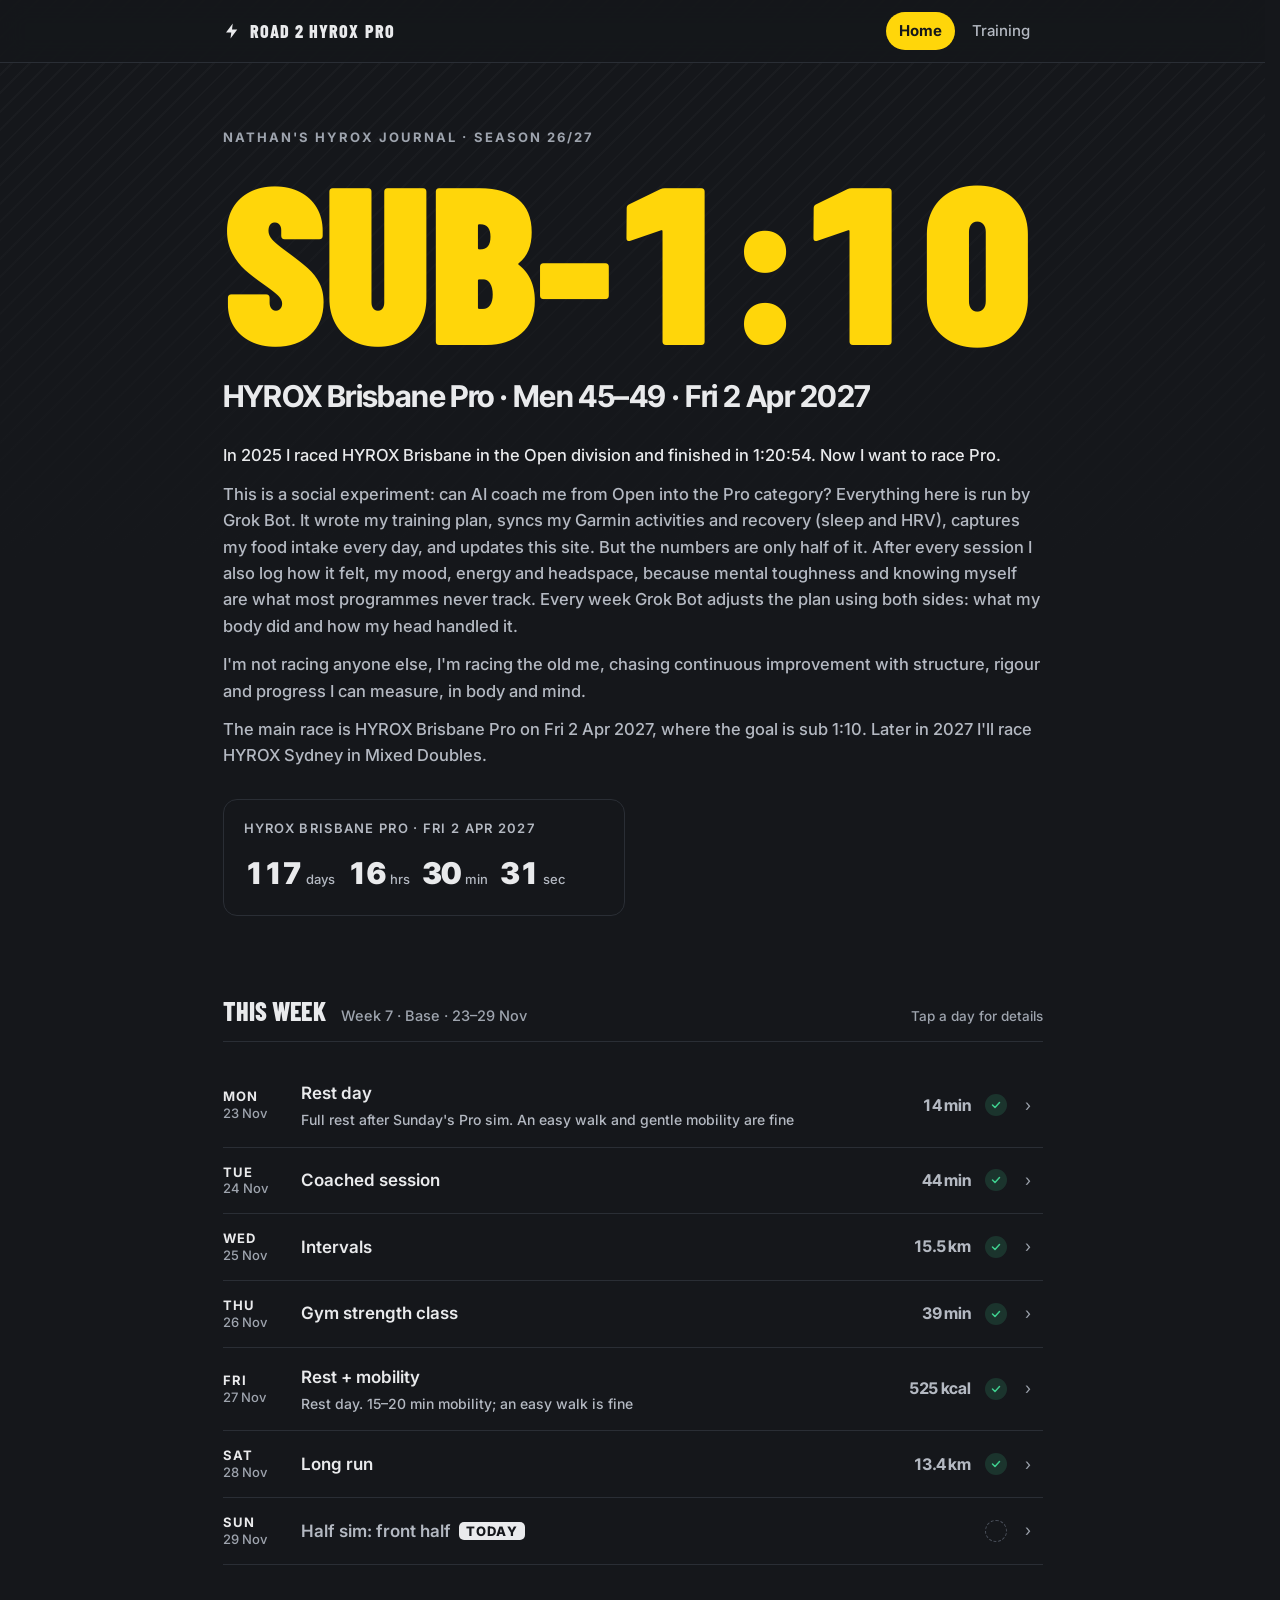
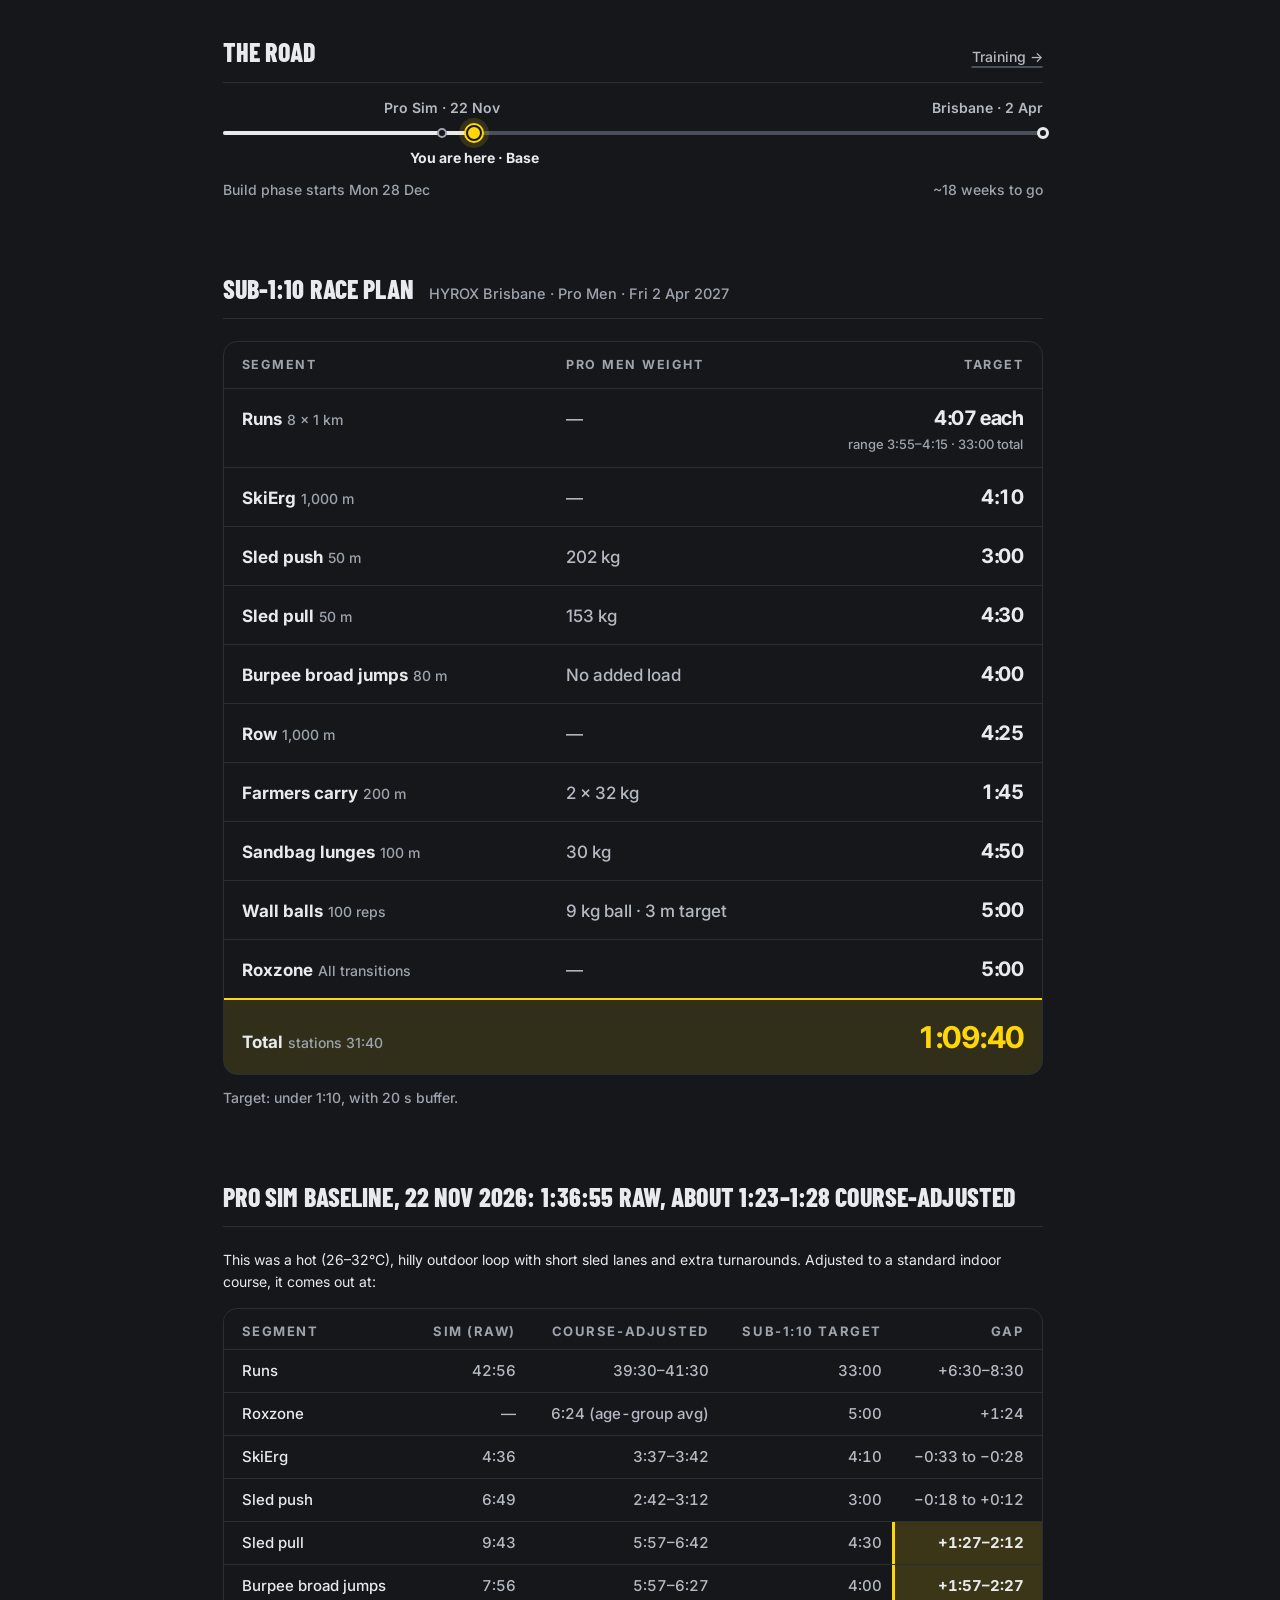
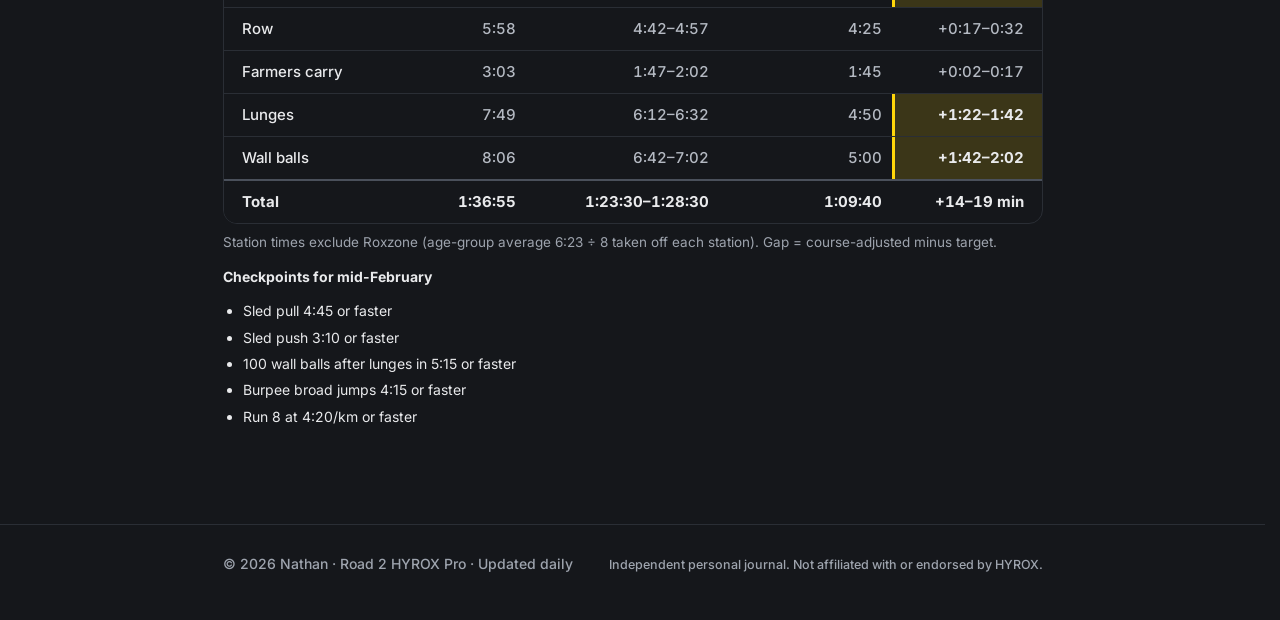
<file: index.html>
<!doctype html>
<html lang="en" data-base="/" data-theme="dark">
<head>
<meta charset="utf-8">
<meta name="viewport" content="width=device-width,initial-scale=1">
<title>Home · Road 2 HYROX Pro</title>
<meta name="description" content="My road from HYROX Open to Pro: chasing sub-1:10, one week at a time.">
<link rel="canonical" href="https://road2hyroxpro.com/"><meta property="og:type" content="website">
<meta property="og:site_name" content="Road 2 HYROX Pro">
<meta property="og:title" content="Home · Road 2 HYROX Pro">
<meta property="og:description" content="My road from HYROX Open to Pro: chasing sub-1:10, one week at a time.">
<meta property="og:url" content="https://road2hyroxpro.com/">
<meta property="og:image" content="https://road2hyroxpro.com/og-image.png">
<meta property="og:image:width" content="1200">
<meta property="og:image:height" content="630">
<meta property="og:image:alt" content="Road 2 HYROX Pro: Open 1:20:54 to Pro, chasing sub-1:10. Brisbane Pro, 2 Apr 2027.">
<meta name="twitter:card" content="summary_large_image">
<meta name="twitter:site" content="@4TESLANZ">
<meta name="twitter:title" content="Home · Road 2 HYROX Pro">
<meta name="twitter:description" content="My road from HYROX Open to Pro: chasing sub-1:10, one week at a time.">
<meta name="twitter:image" content="https://road2hyroxpro.com/og-image.png">
<link rel="icon" type="image/png" sizes="32x32" href="/favicon-32.png">
<link rel="icon" type="image/png" sizes="512x512" href="/icon-512.png">
<link rel="apple-touch-icon" sizes="180x180" href="/apple-touch-icon.png">
<link rel="stylesheet" href="/assets/theme.css">
<link rel="stylesheet" href="/assets/style.css">
<script src="/assets/site.js" defer></script>
</head>
<body>
<header class="nav"><div class="wrap">
<a class="brand" href="/"><svg viewBox="0 0 24 24" fill="currentColor" aria-hidden="true"><path d="M13 2 4 14h7l-1 8 9-12h-7z"/></svg><span>Road 2 HYROX Pro</span></a>
<nav class="nav-links">
  <a href="/" class="on">Home</a>
  <a href="/training/" class="">Training</a>
</nav></div></header>
<main class="wrap">
<section class="hero story">
  <div class="eyebrow">Nathan's HYROX journal · Season 26/27</div>
  <div class="goal num">sub-1:10</div>
  <div class="what">HYROX Brisbane Pro · Men 45–49 · Fri 2 Apr 2027</div>
  <div class="story-text"><p>In 2025 I raced HYROX Brisbane in the Open division and finished in 1:20:54. Now I want to race Pro.</p><p>This is a social experiment: can AI coach me from Open into the Pro category? Everything here is run by Grok Bot. It wrote my training plan, syncs my Garmin activities and recovery (sleep and HRV), captures my food intake every day, and updates this site. But the numbers are only half of it. After every session I also log how it felt, my mood, energy and headspace, because mental toughness and knowing myself are what most programmes never track. Every week Grok Bot adjusts the plan using both sides: what my body did and how my head handled it.</p><p>I&#39;m not racing anyone else, I&#39;m racing the old me, chasing continuous improvement with structure, rigour and progress I can measure, in body and mind.</p><p>The main race is HYROX Brisbane Pro on Fri 2 Apr 2027, where the goal is sub 1:10. Later in 2027 I&#39;ll race HYROX Sydney in Mixed Doubles.</p></div>
  <div class="cds">
    <div class="cd">
      <div class="cd-name"><span class="cd-brand">HYROX </span>Brisbane Pro · Fri 2 Apr 2027</div>
      <div class="cd-tick" data-ticker="2027-04-02T00:00:00+10:00">
        <span><b class="num cd-d">124</b><i>days</i></span><span class="js-only"><b class="num cd-h">--</b><i>hrs</i></span><span class="js-only"><b class="num cd-m">--</b><i>min</i></span><span class="js-only"><b class="num cd-s">--</b><i>sec</i></span>
      </div>
    </div>
  </div>
  <script>(function(){var els=document.querySelectorAll('[data-ticker]');if(!els.length)return;document.documentElement.classList.add('cd-js');function p(n){return n<10?'0'+n:n}function t(){var now=Date.now();els.forEach(function(el){var ms=Math.max(0,new Date(el.dataset.ticker)-now),s=Math.floor(ms/1000);el.querySelector('.cd-d').textContent=Math.floor(s/86400);el.querySelector('.cd-h').textContent=p(Math.floor(s/3600)%24);el.querySelector('.cd-m').textContent=p(Math.floor(s/60)%60);el.querySelector('.cd-s').textContent=p(s%60);});}t();setInterval(t,1000);})();</script>
</section>

<section class="sec">
  <div class="sec-head"><h2 class="h2">This week <small>Week 7 · Base · 23–29 Nov</small></h2><span class="dim xs-hide" style="font-size:13.5px">Tap a day for details</span></div>
  <div class="days home-days">  <details data-date="2026-11-23" class="day done"><summary>
    <span class="d-day"><b>Mon</b>23 Nov</span>
    <span class="d-title">Rest day<span class="d-sub">Full rest after Sunday&#39;s Pro sim. An easy walk and gentle mobility are fine</span></span>
    <span class="d-key num">14 min</span>
<span class="d-tick"><svg viewBox="0 0 24 24" fill="none" stroke="currentColor" stroke-width="3" stroke-linecap="round" stroke-linejoin="round" aria-hidden="true"><path d="m5 12 5 5 9-10"/></svg></span>    <span class="d-chev">›</span></summary>
    <div class="d-body">
<ul><li>Full rest after Sunday&#39;s Pro sim. An easy walk and gentle mobility are fine.</li></ul><div class="facts"><span><b>14 min</b> duration</span><span><b>57</b> kcal</span><span><b>+3 min</b> resort skiing</span><span><b>+3 min</b> indoor rowing</span><span><b>+2 min</b> resort skiing</span><span><b>+2 min</b> resort skiing</span><span><b>+2 min</b> resort skiing</span><span><b>+2 min</b> indoor rowing</span><span><b>+2 min</b> indoor rowing</span><span><b>+2 min</b> indoor rowing</span></div>      <div class="nut rd"><div class="nut-h">Readiness</div>
        <div class="rd-line"><span>Slept <b class="warn">6h 08m</b></span><span>HRV <b>29</b> · <span class="hs-g">steady</span></span></div>
      </div>
      <div class="nut"><div class="nut-h">Nutrition</div>
<div class="nut-meals"><span><b>Lunch</b> <time class="meal-time">~12:51 pm</time></span></div>        <div class="facts"><span><b>247 g</b> protein</span><span><b>269 g</b> carbs</span><span><b>100 g</b> fat</span></div>
<div class="fuel">A lighter day, protein first</div>      </div>
<div class="vids"><a href="https://www.youtube.com/watch?v=Oi7xoaJa9y8" rel="noopener"><img src="/assets/thumbs/couch_stretch.jpg" alt="" loading="lazy">Couch stretch</a><a href="https://www.youtube.com/watch?v=GVmY-DAjMPA" rel="noopener"><img src="/assets/thumbs/hip_90_90_switch.jpg" alt="" loading="lazy">90/90 hip switches</a><a href="https://www.youtube.com/watch?v=R3WDe7byUXo" rel="noopener"><img src="/assets/thumbs/mobility_routine.jpg" alt="" loading="lazy">Mobility routine</a></div>    </div></details>  <details data-date="2026-11-24" class="day done"><summary>
    <span class="d-day"><b>Tue</b>24 Nov</span>
    <span class="d-title">Coached session</span>
    <span class="d-key num">44 min</span>
<span class="d-tick"><svg viewBox="0 0 24 24" fill="none" stroke="currentColor" stroke-width="3" stroke-linecap="round" stroke-linejoin="round" aria-hidden="true"><path d="m5 12 5 5 9-10"/></svg></span>    <span class="d-chev">›</span></summary>
    <div class="d-body">
<ul><li>Coached session, kept controlled two days after the sim. Easy 5 km instead when it isn&#39;t on.</li></ul><div class="facts"><span><b>44 min</b> duration</span><span><b>233</b> kcal</span></div>      <div class="nut rd"><div class="nut-h">Readiness</div>
        <div class="rd-line"><span>Slept <b class="">7h 10m</b></span><span>HRV <b>34</b> · <span class="hs-g">steady</span></span></div>
      </div>
      <div class="nut"><div class="nut-h">Nutrition</div>
<div class="nut-meals"><span><b>Lunch</b> <time class="meal-time">~12:00 pm</time></span></div>        <div class="facts"><span><b>242 g</b> protein</span><span><b>195 g</b> carbs</span><span><b>88 g</b> fat</span></div>
<div class="fuel">Normal eating</div>      </div>
<div class="vids"><a href="https://www.youtube.com/watch?v=AbInfCjSOdc" rel="noopener"><img src="/assets/thumbs/running_form.jpg" alt="" loading="lazy">Running form (HYROX runs)</a></div>    </div></details>  <details data-date="2026-11-25" class="day done"><summary>
    <span class="d-day"><b>Wed</b>25 Nov</span>
    <span class="d-title">Intervals</span>
    <span class="d-key num">15.5 km</span>
<span class="d-tick"><svg viewBox="0 0 24 24" fill="none" stroke="currentColor" stroke-width="3" stroke-linecap="round" stroke-linejoin="round" aria-hidden="true"><path d="m5 12 5 5 9-10"/></svg></span>    <span class="d-chev">›</span></summary>
    <div class="d-body">
<ul><li>2 km easy warm-up, then 8×1 km at about 4:15/km, the first time at this format.</li><li>Easy walk/jog recoveries matching the sub-1:10 station times in race order: 4:10 (SkiErg), 3:00 (sled push), 4:30 (sled pull), 4:00 (burpee broad jumps), 4:25 (row), 1:45 (farmers carry), 4:50 (sandbag lunges).</li><li>2 km easy cool-down after the last rep; about 12 km in total.</li></ul><div class="facts"><span><b>15.5 km</b> distance</span><span><b>5:24</b> /km average</span><span><b>84 min</b> time</span></div>      <div class="nut rd"><div class="nut-h">Readiness</div>
        <div class="rd-line"><span>Slept <b class="warn">5h 55m</b></span><span>HRV <b>39</b> · <span class="hs-g">steady</span></span></div>
      </div>
      <div class="nut"><div class="nut-h">Nutrition</div>
<div class="nut-meals"><span><b>Lunch</b> <time class="meal-time">~11:45 am</time></span></div>        <div class="facts"><span><b>286 g</b> protein</span><span><b>267 g</b> carbs</span><span><b>125 g</b> fat</span></div>
<div class="fuel">Carbs around the session</div>      </div>
<div class="vids"><a href="https://www.youtube.com/watch?v=AbInfCjSOdc" rel="noopener"><img src="/assets/thumbs/running_form.jpg" alt="" loading="lazy">Running form (HYROX runs)</a><a href="https://www.youtube.com/watch?v=MkbOCfFW8cA" rel="noopener"><img src="/assets/thumbs/roxzone.jpg" alt="" loading="lazy">HYROX Roxzone transitions</a></div>    </div></details>  <details data-date="2026-11-26" class="day done"><summary>
    <span class="d-day"><b>Thu</b>26 Nov</span>
    <span class="d-title">Gym strength class</span>
    <span class="d-key num">39 min</span>
<span class="d-tick"><svg viewBox="0 0 24 24" fill="none" stroke="currentColor" stroke-width="3" stroke-linecap="round" stroke-linejoin="round" aria-hidden="true"><path d="m5 12 5 5 9-10"/></svg></span>    <span class="d-chev">›</span></summary>
    <div class="d-body">
<ul><li>Gym strength class: lat pulldown 3×12 at 60 kg, dips 3×15, cross-body hammer curls at 20 kg in sets of 12, and incline dumbbell bench press at 25 kg per hand.</li></ul><div class="facts"><span><b>39 min</b> duration</span><span><b>229</b> kcal</span><span><b>+25 min</b> strength</span></div>      <div class="nut rd"><div class="nut-h">Readiness</div>
        <div class="rd-line"><span>Slept <b class="warn">5h 34m</b></span><span>HRV <b>38</b> · <span class="hs-g">steady</span></span></div>
      </div>
      <div class="nut"><div class="nut-h">Nutrition</div>
<div class="nut-meals"><span><b>Lunch</b> <time class="meal-time">~11:00 am</time></span></div>        <div class="facts"><span><b>248 g</b> protein</span><span><b>351 g</b> carbs</span><span><b>119 g</b> fat</span></div>
<div class="fuel">Normal eating</div>      </div>
<div class="vids"><a href="https://www.youtube.com/watch?v=EqjGKsiIMCE" rel="noopener"><img src="/assets/thumbs/wall_balls.jpg" alt="" loading="lazy">Wall balls</a><a href="https://www.youtube.com/watch?v=3eXUefIatHk" rel="noopener"><img src="/assets/thumbs/burpee_broad_jump.jpg" alt="" loading="lazy">Burpee broad jump</a><a href="https://www.youtube.com/watch?v=AbInfCjSOdc" rel="noopener"><img src="/assets/thumbs/running_form.jpg" alt="" loading="lazy">Running form (HYROX runs)</a><a href="https://www.youtube.com/watch?v=0XVbn86Btj0" rel="noopener"><img src="/assets/thumbs/deadbug.jpg" alt="" loading="lazy">Deadbug</a><a href="https://www.youtube.com/watch?v=otxypVv_0Es" rel="noopener"><img src="/assets/thumbs/pallof_press.jpg" alt="" loading="lazy">Pallof press</a></div>    </div></details>  <details data-date="2026-11-27" class="day done"><summary>
    <span class="d-day"><b>Fri</b>27 Nov</span>
    <span class="d-title">Rest + mobility<span class="d-sub">Rest day. 15–20 min mobility; an easy walk is fine</span></span>
    <span class="d-key num">525 kcal</span>
<span class="d-tick"><svg viewBox="0 0 24 24" fill="none" stroke="currentColor" stroke-width="3" stroke-linecap="round" stroke-linejoin="round" aria-hidden="true"><path d="m5 12 5 5 9-10"/></svg></span>    <span class="d-chev">›</span></summary>
    <div class="d-body">
<ul><li>Rest day. 15–20 min mobility; an easy walk is fine.</li></ul><div class="facts"><span><b>48 min</b> duration</span><span><b>525</b> kcal</span></div>      <div class="nut rd"><div class="nut-h">Readiness</div>
        <div class="rd-line"><span>Slept <b class="">7h 55m</b></span><span>HRV <b>40</b> · <span class="hs-g">steady</span></span></div>
      </div>
      <div class="nut"><div class="nut-h">Nutrition</div>
<div class="nut-meals"><span><b>Lunch</b> <time class="meal-time">~12:50 pm</time></span></div>        <div class="facts"><span><b>253 g</b> protein</span><span><b>212 g</b> carbs</span><span><b>93 g</b> fat</span></div>
<div class="fuel">A lighter day, protein first</div>      </div>
<div class="vids"><a href="https://www.youtube.com/watch?v=Oi7xoaJa9y8" rel="noopener"><img src="/assets/thumbs/couch_stretch.jpg" alt="" loading="lazy">Couch stretch</a><a href="https://www.youtube.com/watch?v=GVmY-DAjMPA" rel="noopener"><img src="/assets/thumbs/hip_90_90_switch.jpg" alt="" loading="lazy">90/90 hip switches</a><a href="https://www.youtube.com/watch?v=0AxnU-Q9HVs" rel="noopener"><img src="/assets/thumbs/leg_swings.jpg" alt="" loading="lazy">Leg swings (front-back and side-to-side)</a><a href="https://www.youtube.com/watch?v=R3WDe7byUXo" rel="noopener"><img src="/assets/thumbs/mobility_routine.jpg" alt="" loading="lazy">Mobility routine</a></div>    </div></details>  <details data-date="2026-11-28" class="day done"><summary>
    <span class="d-day"><b>Sat</b>28 Nov</span>
    <span class="d-title">Long run</span>
    <span class="d-key num">13.4 km</span>
<span class="d-tick"><svg viewBox="0 0 24 24" fill="none" stroke="currentColor" stroke-width="3" stroke-linecap="round" stroke-linejoin="round" aria-hidden="true"><path d="m5 12 5 5 9-10"/></svg></span>    <span class="d-chev">›</span></summary>
    <div class="d-body">
      <div class="pvd"><div class="pvd-h">Plan</div><div class="pvd-h">Done</div>
        <div class="pvd-p"><b>Long run</b> 12 km+ easy on flat ground, zone 2, open distance. First 10 min very easy, no fast finish.</div>
        <div class="pvd-a done"><b>Long run</b> 13.35 km in 1:13:53 at 5:32/km</div>
</div>
<div class="facts"><span><b>13.4 km</b> distance</span><span><b>5:32</b> /km average</span><span><b>74 min</b> time</span></div>      <div class="nut rd"><div class="nut-h">Readiness</div>
        <div class="rd-line"><span>Slept <b class="warn">5h 54m</b></span><span>HRV <b>40</b> · <span class="hs-g">steady</span></span></div>
      </div>
      <div class="nut"><div class="nut-h">Nutrition</div>
<div class="nut-meals"><span><b>Lunch</b> <time class="meal-time">~1:30 pm</time></span></div>        <div class="facts"><span><b>246 g</b> protein</span><span><b>274 g</b> carbs</span><span><b>120 g</b> fat</span></div>
<div class="fuel">Carbs around the session</div>      </div>
<div class="vids"><a href="https://www.youtube.com/watch?v=AbInfCjSOdc" rel="noopener"><img src="/assets/thumbs/running_form.jpg" alt="" loading="lazy">Running form (HYROX runs)</a></div>    </div></details>  <details data-date="2026-11-29" class="day planned"><summary>
    <span class="d-day"><b>Sun</b>29 Nov</span>
    <span class="d-title">Half sim: front half<span class="now">TODAY</span></span>
    <span class="d-key num"></span>
<span class="d-tick pl"></span>    <span class="d-chev">›</span></summary>
    <div class="d-body">
<ul><li>10 min easy warm-up, then 4 × (1 km run + station) at Pro loads: SkiErg 1,000 m, sled push 50 m (202 kg), sled pull 50 m (153 kg), burpee broad jumps 80 m.</li><li>Start run 1 at 4:30–4:45/km and keep the runs even.</li><li>Wall balls finisher: 100 reps with a 9 kg ball (Pro men&#39;s standard, 10 ft target), broken into sets with clean form.</li><li>2 km easy cool-down.</li></ul><div class="fuel">Fuel: carbs around the session</div><div class="vids"><a href="https://www.youtube.com/watch?v=kjEzM776MVY" rel="noopener"><img src="/assets/thumbs/skierg.jpg" alt="" loading="lazy">SkiErg technique</a><a href="https://www.youtube.com/watch?v=9lXw0D3dxRQ" rel="noopener"><img src="/assets/thumbs/sled_push.jpg" alt="" loading="lazy">Plate push</a><a href="https://www.youtube.com/watch?v=WgRM2e5U6H0" rel="noopener"><img src="/assets/thumbs/sled_pull.jpg" alt="" loading="lazy">Plate rope pull</a><a href="https://www.youtube.com/watch?v=3eXUefIatHk" rel="noopener"><img src="/assets/thumbs/burpee_broad_jump.jpg" alt="" loading="lazy">Burpee broad jump</a><a href="https://www.youtube.com/watch?v=EqjGKsiIMCE" rel="noopener"><img src="/assets/thumbs/wall_balls.jpg" alt="" loading="lazy">Wall balls</a><a href="https://www.youtube.com/watch?v=MkbOCfFW8cA" rel="noopener"><img src="/assets/thumbs/roxzone.jpg" alt="" loading="lazy">HYROX Roxzone transitions</a><a href="https://www.youtube.com/watch?v=AbInfCjSOdc" rel="noopener"><img src="/assets/thumbs/running_form.jpg" alt="" loading="lazy">Running form (HYROX runs)</a></div>    </div></details></div>
</section>

<section class="sec">
  <div class="sec-head"><h2 class="h2">The road</h2><a class="link quiet" href="/training/">Training →</a></div>
  <div class="prog"><div class="prog-bar now-below">
    <div class="fill" style="width:30.73%"></div>
    <span class="lb now c below" style="left:30.73%">You are here · Base</span>
<span class="lb mid" style="left:26.82%">Pro Sim · 22 Nov</span><span class="lb r" style="left:100.00%">Brisbane · 2 Apr</span>    <span class="mk now" style="left:30.73%"></span>
<span class="mk" style="left:26.82%"></span><span class="mk goal" style="left:100.00%"></span>  </div>
  <div class="prog-legend"><span>Build phase starts Mon 28 Dec</span><span>~18 weeks to go</span></div></div>
</section>
<section class="sec rplan">
  <div class="sec-head"><h2 class="h2">Sub-1:10 race plan <small>HYROX Brisbane · Pro Men · Fri 2 Apr 2027</small></h2></div>
  <div class="rp-table" role="table">
    <div class="rp-row rp-hd" role="row"><span>Segment</span><span>Pro Men weight</span><span class="rp-t">Target</span></div>
<div class="rp-row" role="row"><span class="rp-seg"><b>Runs</b> <i>8 × 1 km</i></span><span class="rp-w">—</span><span class="rp-t"><b class="num">4:07 each</b><i>range 3:55–4:15 · 33:00 total</i></span></div>
<div class="rp-row" role="row"><span class="rp-seg"><b>SkiErg</b> <i>1,000 m</i></span><span class="rp-w">—</span><span class="rp-t"><b class="num">4:10</b></span></div>
<div class="rp-row" role="row"><span class="rp-seg"><b>Sled push</b> <i>50 m</i></span><span class="rp-w">202 kg</span><span class="rp-t"><b class="num">3:00</b></span></div>
<div class="rp-row" role="row"><span class="rp-seg"><b>Sled pull</b> <i>50 m</i></span><span class="rp-w">153 kg</span><span class="rp-t"><b class="num">4:30</b></span></div>
<div class="rp-row" role="row"><span class="rp-seg"><b>Burpee broad jumps</b> <i>80 m</i></span><span class="rp-w">No added load</span><span class="rp-t"><b class="num">4:00</b></span></div>
<div class="rp-row" role="row"><span class="rp-seg"><b>Row</b> <i>1,000 m</i></span><span class="rp-w">—</span><span class="rp-t"><b class="num">4:25</b></span></div>
<div class="rp-row" role="row"><span class="rp-seg"><b>Farmers carry</b> <i>200 m</i></span><span class="rp-w">2 × 32 kg</span><span class="rp-t"><b class="num">1:45</b></span></div>
<div class="rp-row" role="row"><span class="rp-seg"><b>Sandbag lunges</b> <i>100 m</i></span><span class="rp-w">30 kg</span><span class="rp-t"><b class="num">4:50</b></span></div>
<div class="rp-row" role="row"><span class="rp-seg"><b>Wall balls</b> <i>100 reps</i></span><span class="rp-w">9 kg ball · 3 m target</span><span class="rp-t"><b class="num">5:00</b></span></div>
<div class="rp-row" role="row"><span class="rp-seg"><b>Roxzone</b> <i>All transitions</i></span><span class="rp-w">—</span><span class="rp-t"><b class="num">5:00</b></span></div>
<div class="rp-row rp-total" role="row"><span class="rp-seg"><b>Total</b> <i>stations 31:40</i></span><span class="rp-w"></span><span class="rp-t"><b class="num">1:09:40</b></span></div>
  </div>
  <p class="rp-note dim">Target: under 1:10, with 20 s buffer.</p>
</section><section class="sec rplan simbase">
  <div class="sec-head"><h2 class="h2">Pro Sim baseline, 22 Nov 2026: 1:36:55 raw, about 1:23–1:28 course-adjusted</h2></div>
<p class="rp-note">This was a hot (26–32°C), hilly outdoor loop with short sled lanes and extra turnarounds. Adjusted to a standard indoor course, it comes out at:</p><div class="sx-scroll"><table class="tbl sx-tbl">
<thead><tr><th scope="col">Segment</th><th scope="col">Sim (raw)</th><th scope="col">Course-adjusted</th><th scope="col">Sub-1:10 target</th><th scope="col">Gap</th></tr></thead>
<tbody><tr><td>Runs</td><td>42:56</td><td>39:30–41:30</td><td>33:00</td><td>+6:30–8:30</td></tr><tr><td>Roxzone</td><td>—</td><td>6:24 (age-group avg)</td><td>5:00</td><td>+1:24</td></tr><tr><td>SkiErg</td><td>4:36</td><td>3:37–3:42</td><td>4:10</td><td>−0:33 to −0:28</td></tr><tr><td>Sled push</td><td>6:49</td><td>2:42–3:12</td><td>3:00</td><td>−0:18 to +0:12</td></tr><tr><td>Sled pull</td><td>9:43</td><td>5:57–6:42</td><td>4:30</td><td class="hl">+1:27–2:12</td></tr><tr><td>Burpee broad jumps</td><td>7:56</td><td>5:57–6:27</td><td>4:00</td><td class="hl">+1:57–2:27</td></tr><tr><td>Row</td><td>5:58</td><td>4:42–4:57</td><td>4:25</td><td>+0:17–0:32</td></tr><tr><td>Farmers carry</td><td>3:03</td><td>1:47–2:02</td><td>1:45</td><td>+0:02–0:17</td></tr><tr><td>Lunges</td><td>7:49</td><td>6:12–6:32</td><td>4:50</td><td class="hl">+1:22–1:42</td></tr><tr><td>Wall balls</td><td>8:06</td><td>6:42–7:02</td><td>5:00</td><td class="hl">+1:42–2:02</td></tr><tr class="tot"><td>Total</td><td>1:36:55</td><td>1:23:30–1:28:30</td><td>1:09:40</td><td>+14–19 min</td></tr></tbody>
</table></div>
<p class="sx-note">Station times exclude Roxzone (age-group average 6:23 ÷ 8 taken off each station). Gap = course-adjusted minus target.</p><p class="rp-note"><b>Checkpoints for mid-February</b></p><ul class="rp-note"><li>Sled pull 4:45 or faster</li><li>Sled push 3:10 or faster</li><li>100 wall balls after lunges in 5:15 or faster</li><li>Burpee broad jumps 4:15 or faster</li><li>Run 8 at 4:20/km or faster</li></ul></section><script>(function(){var d=new Date(),t=d.getFullYear()+'-'+('0'+(d.getMonth()+1)).slice(-2)+'-'+('0'+d.getDate()).slice(-2);document.querySelectorAll('.home-days details.day').forEach(function(e){e.open=e.dataset.date===t;});})();</script>
</main>
<footer><div class="wrap">
<div>© 2026 Nathan · Road 2 HYROX Pro · Updated daily</div>
<div class="foot-note">Independent personal journal. Not affiliated with or endorsed by HYROX.</div></div></footer>
</body>
</html>
</file>
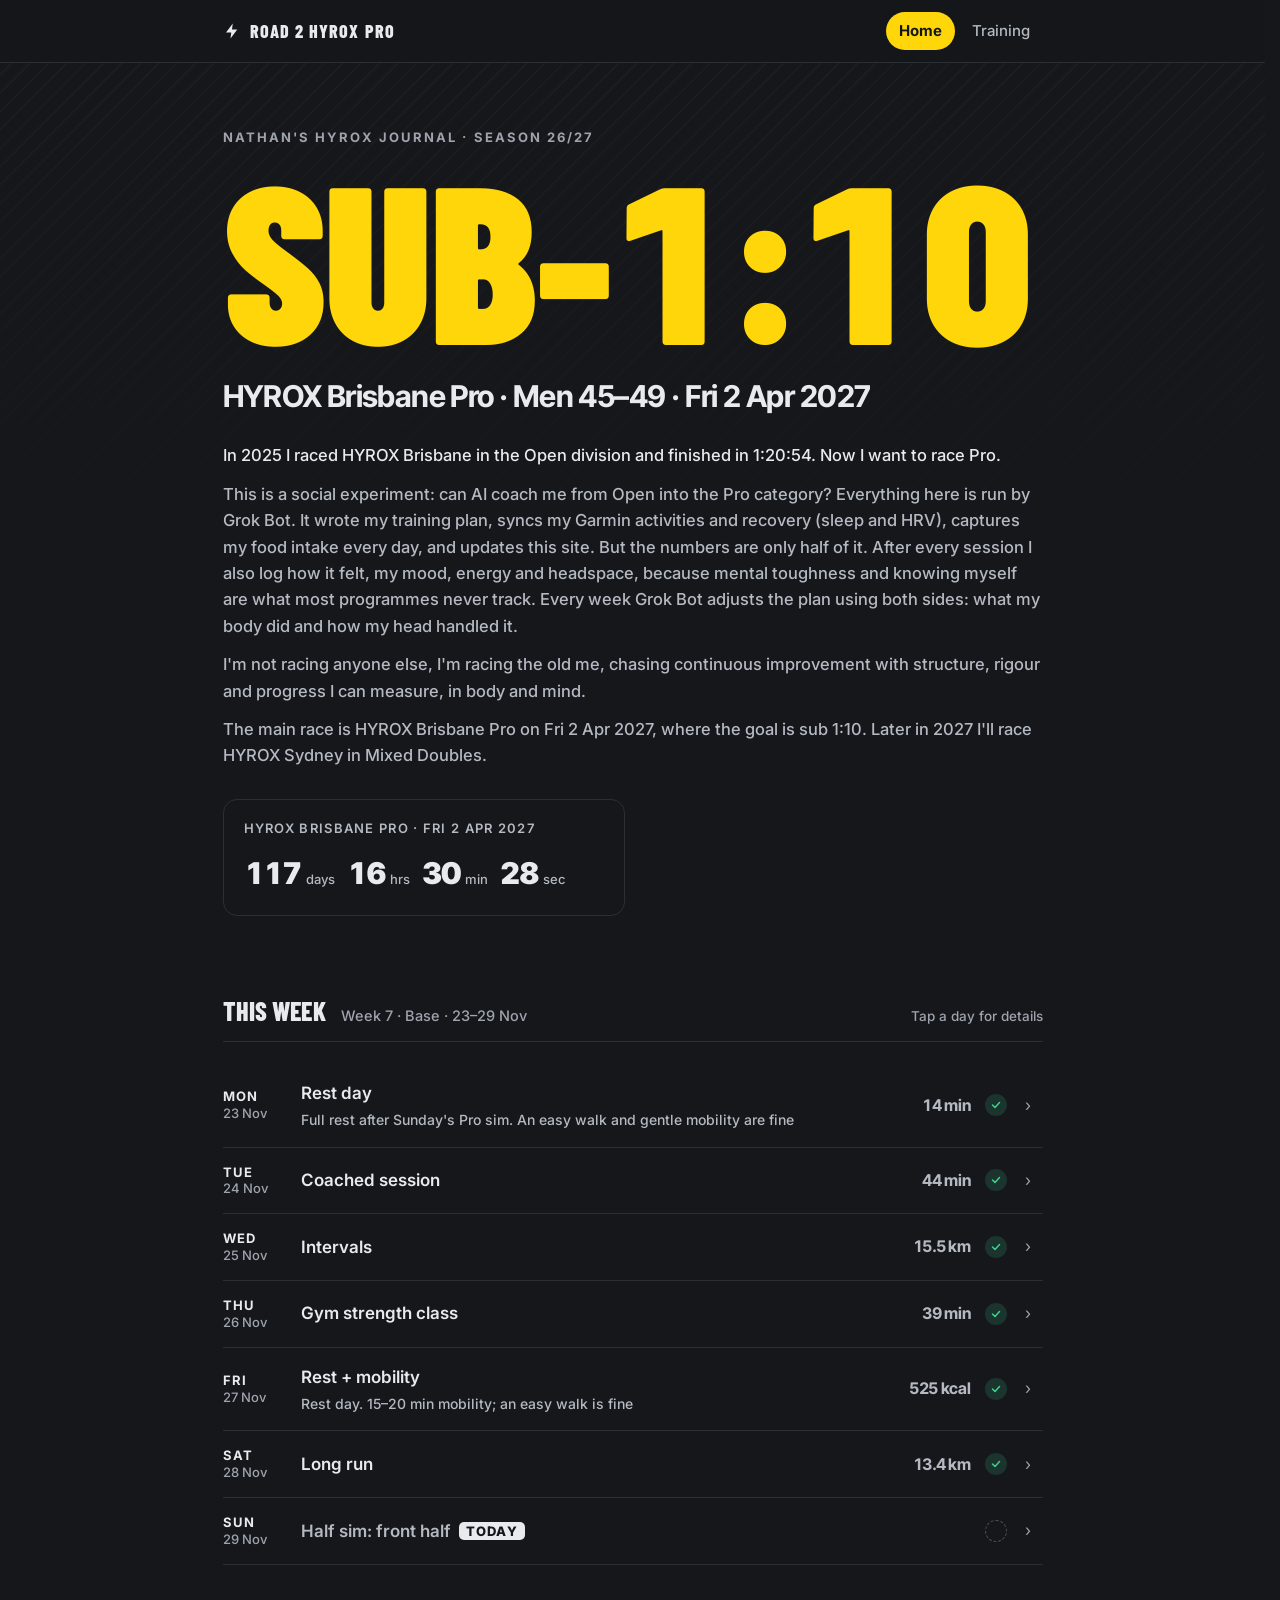
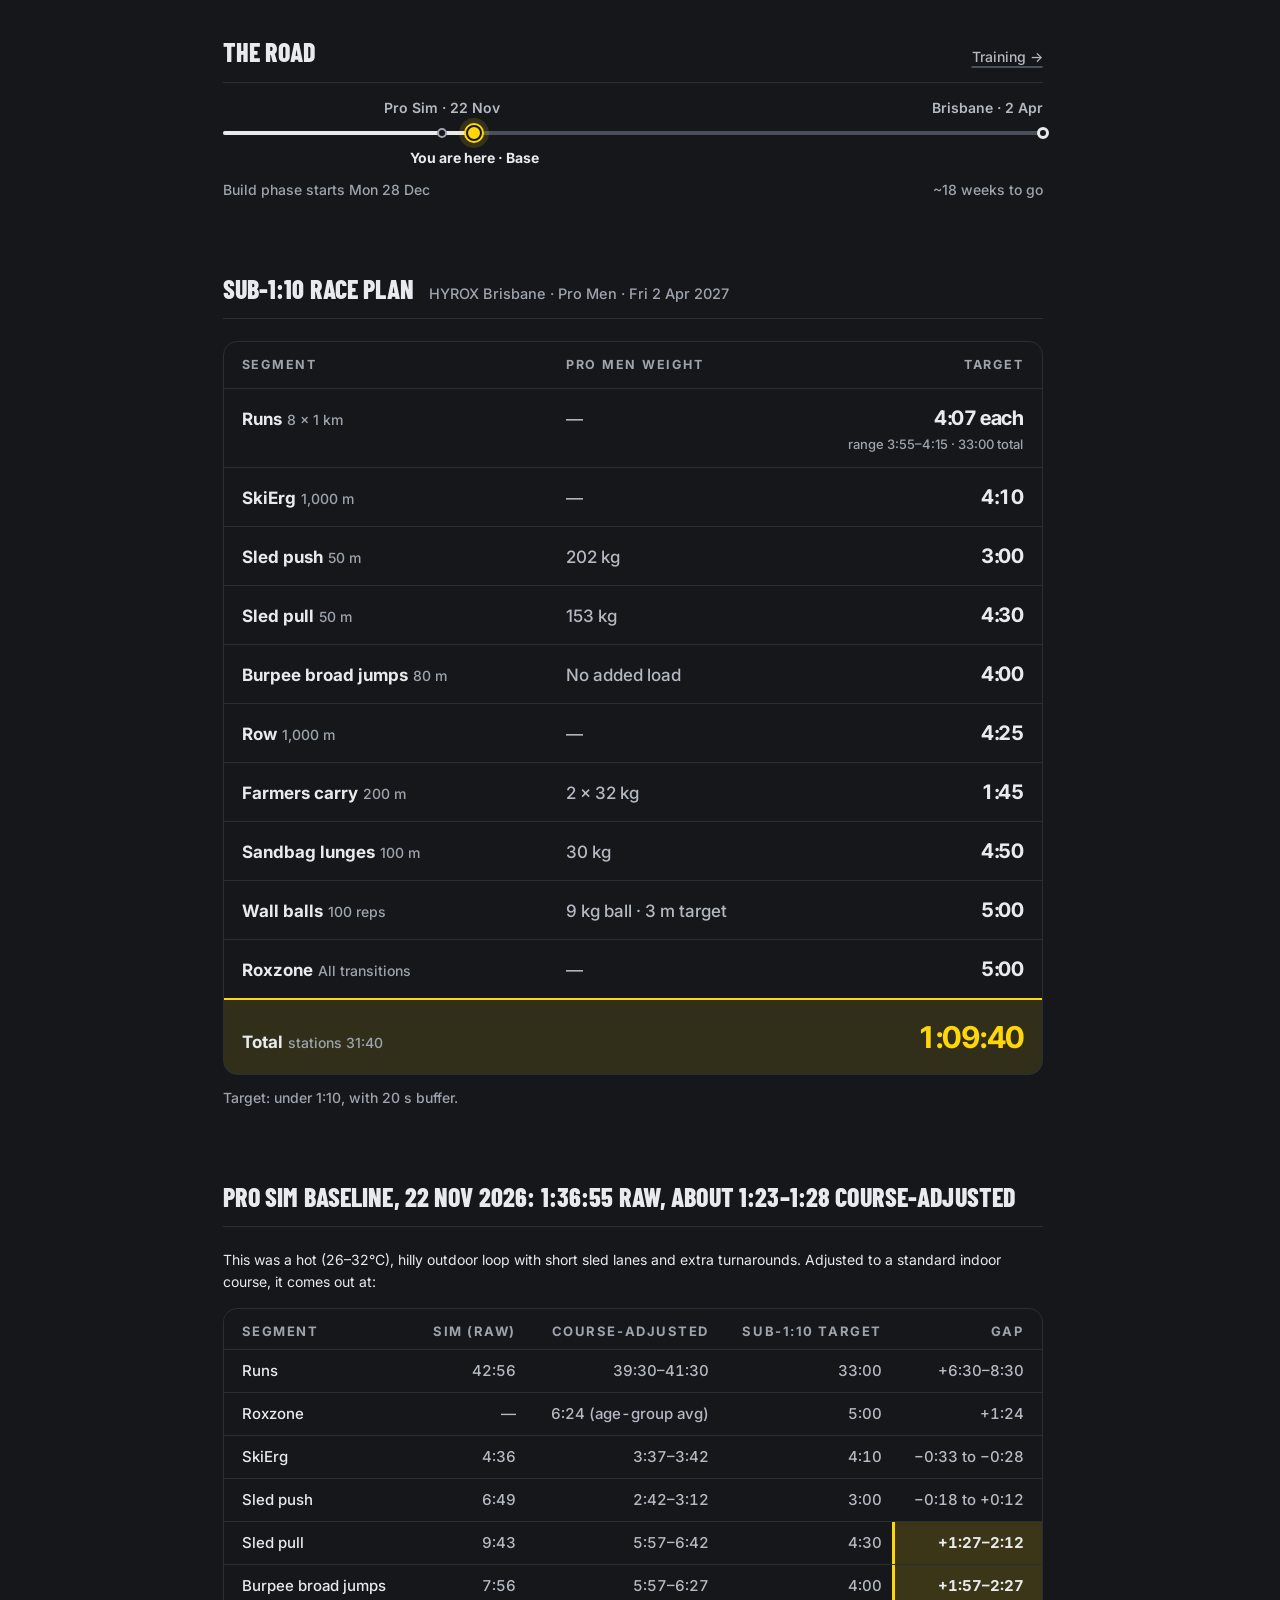
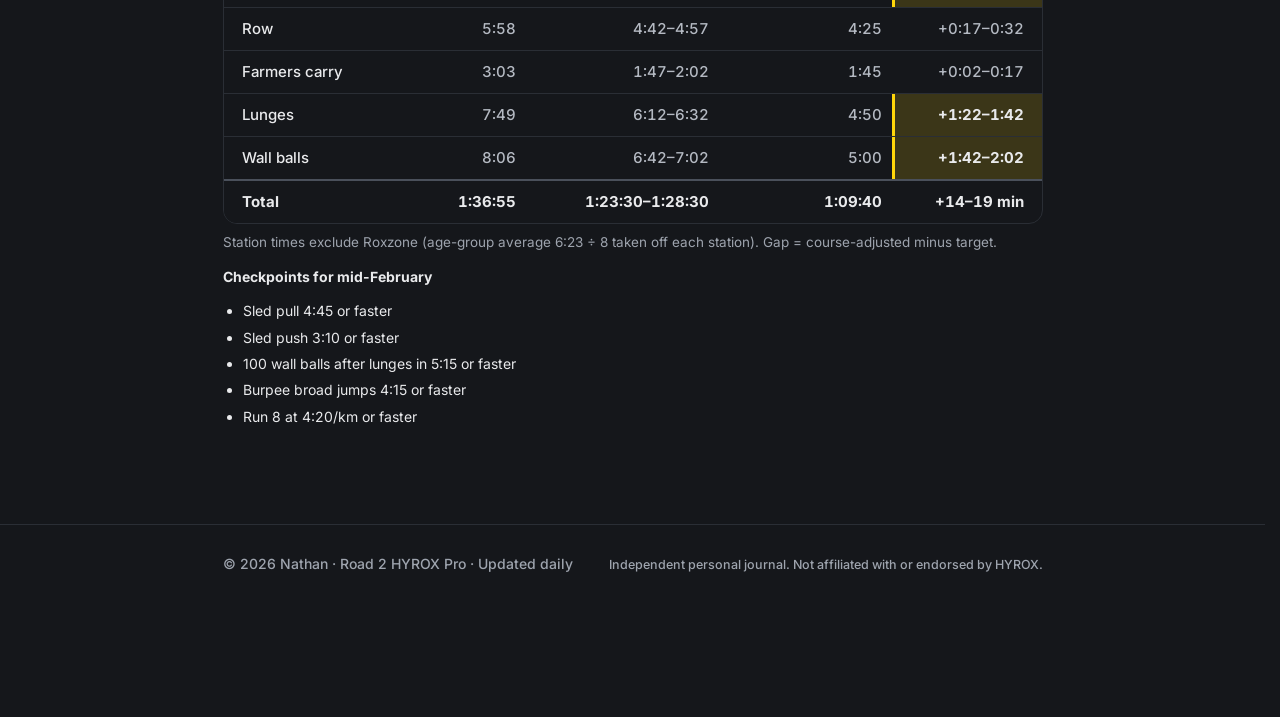
<file: about/index.html>
<!doctype html>
<html lang="en">
<head>
<meta charset="utf-8">
<title>Home · Road 2 HYROX Pro</title>
<meta name="robots" content="noindex">
<meta http-equiv="refresh" content="0; url=/">
<link rel="canonical" href="https://road2hyroxpro.com/">
</head>
<body><p><a href="/">Home →</a></p></body>
</html>
</file>
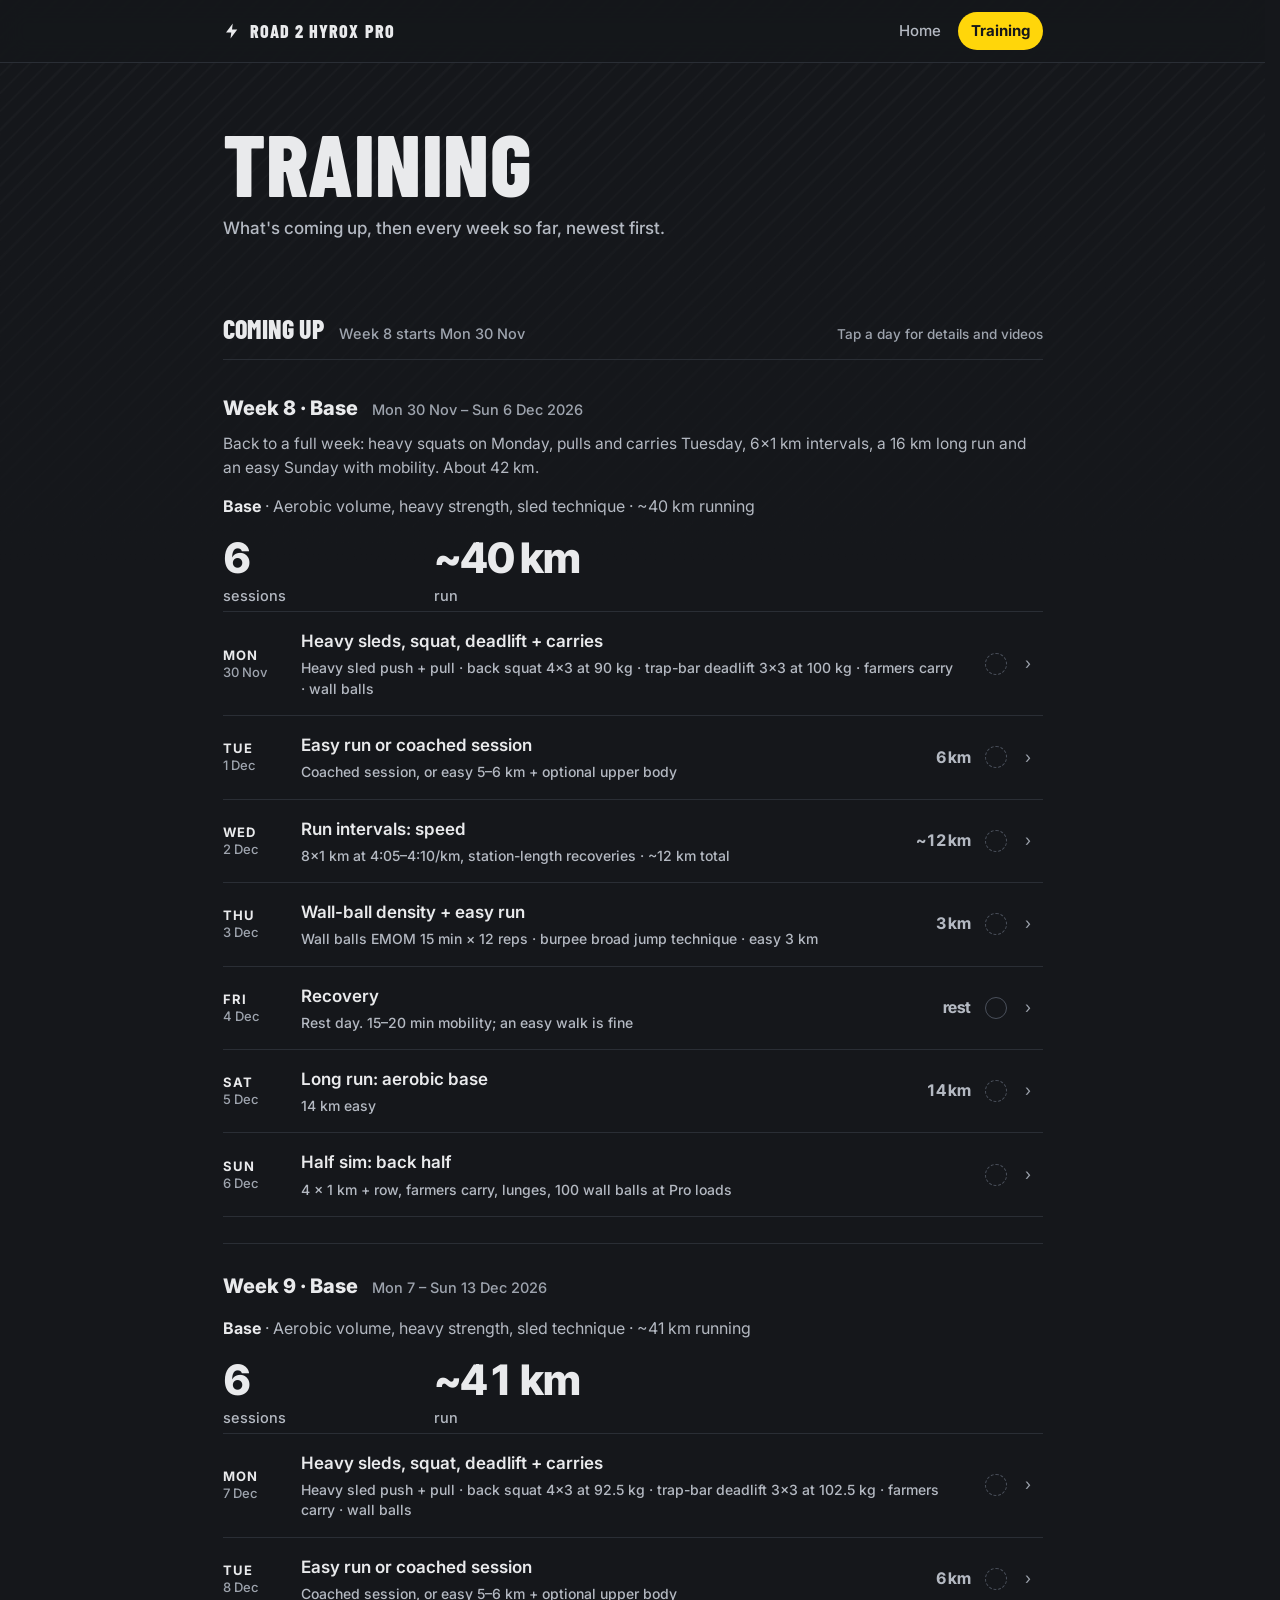
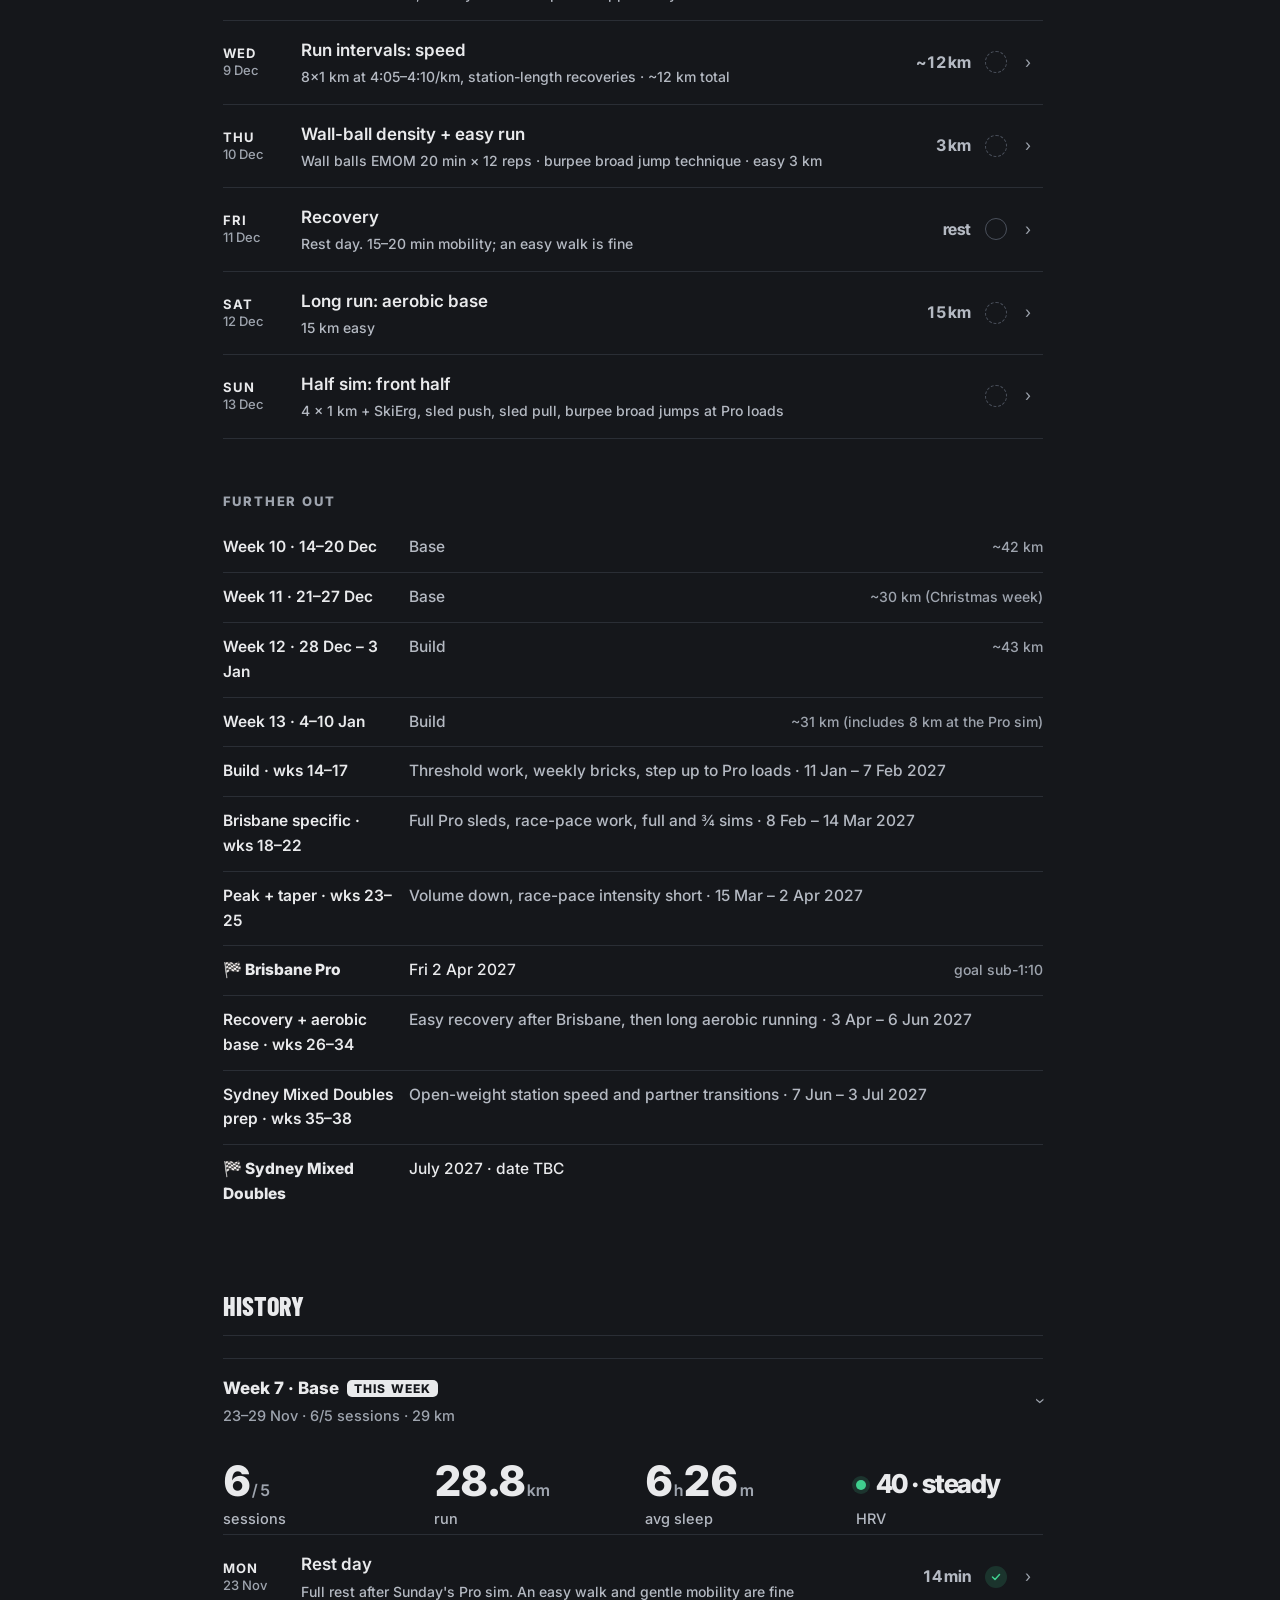
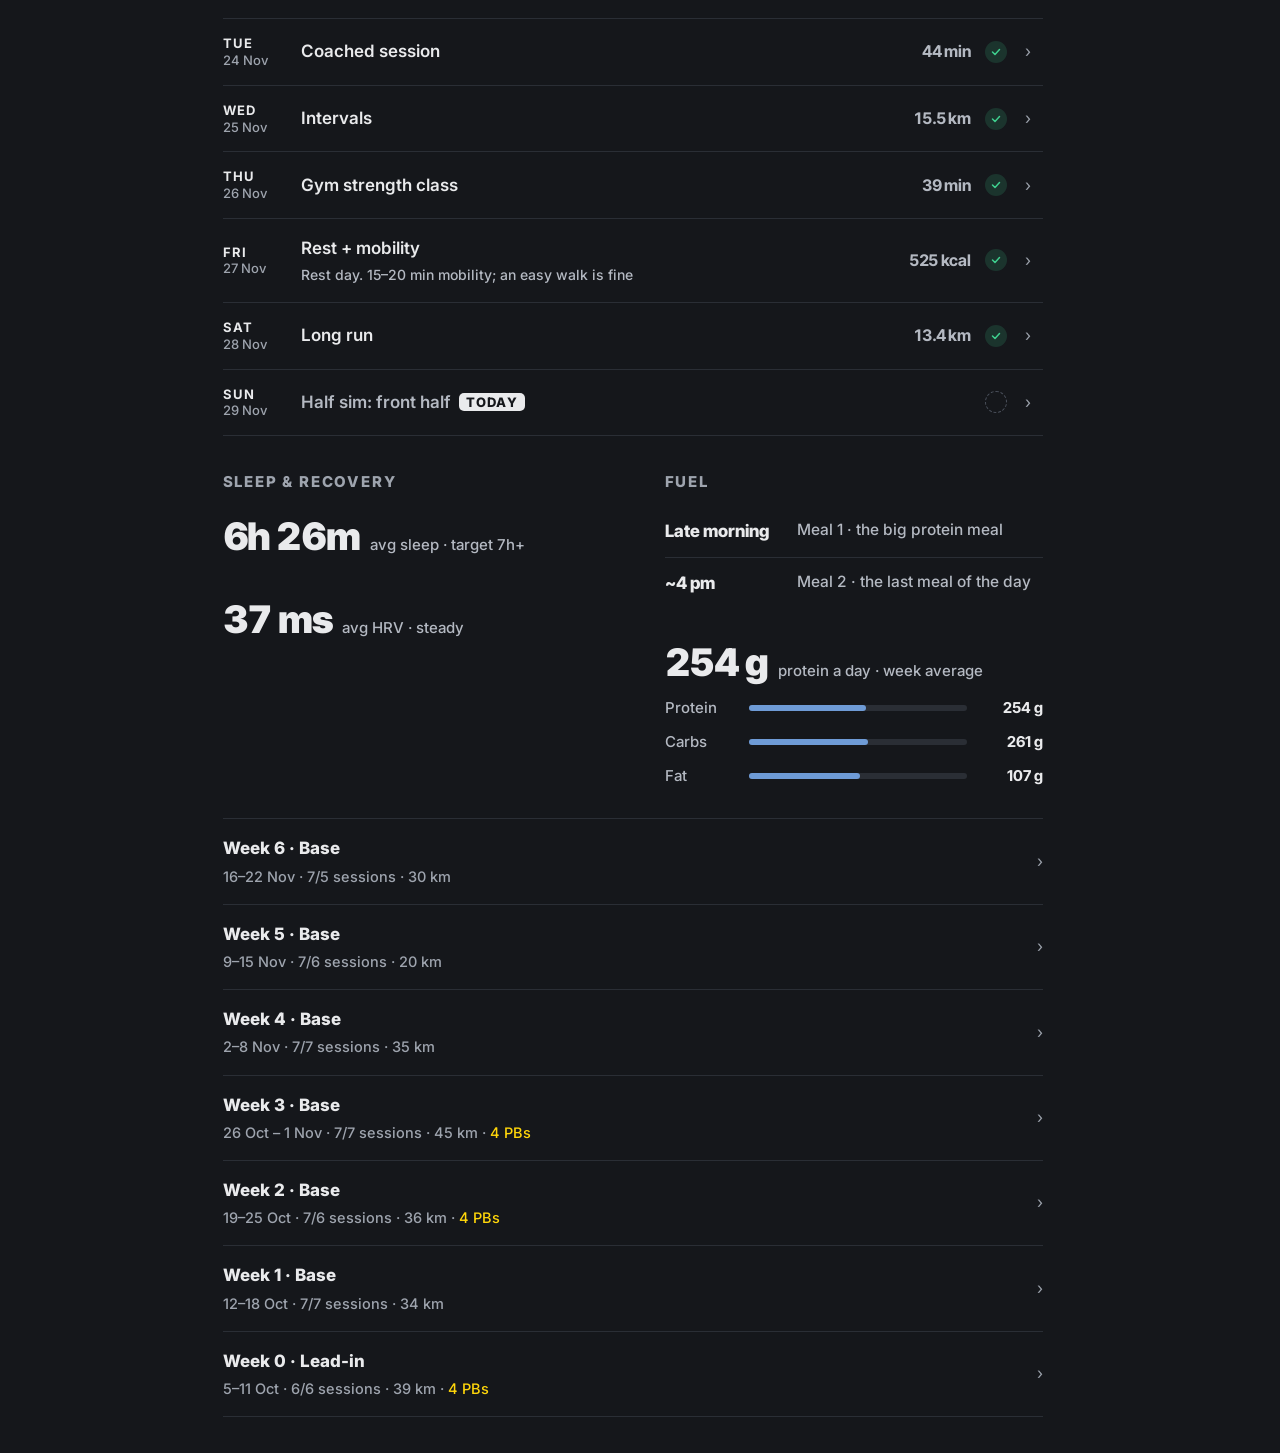
<file: journal/index.html>
<!doctype html>
<html lang="en">
<head>
<meta charset="utf-8">
<title>Training · Road 2 HYROX Pro</title>
<meta name="robots" content="noindex">
<meta http-equiv="refresh" content="0; url=/training/">
<link rel="canonical" href="https://road2hyroxpro.com/training/">
</head>
<body><p><a href="/training/">Training →</a></p></body>
</html>
</file>
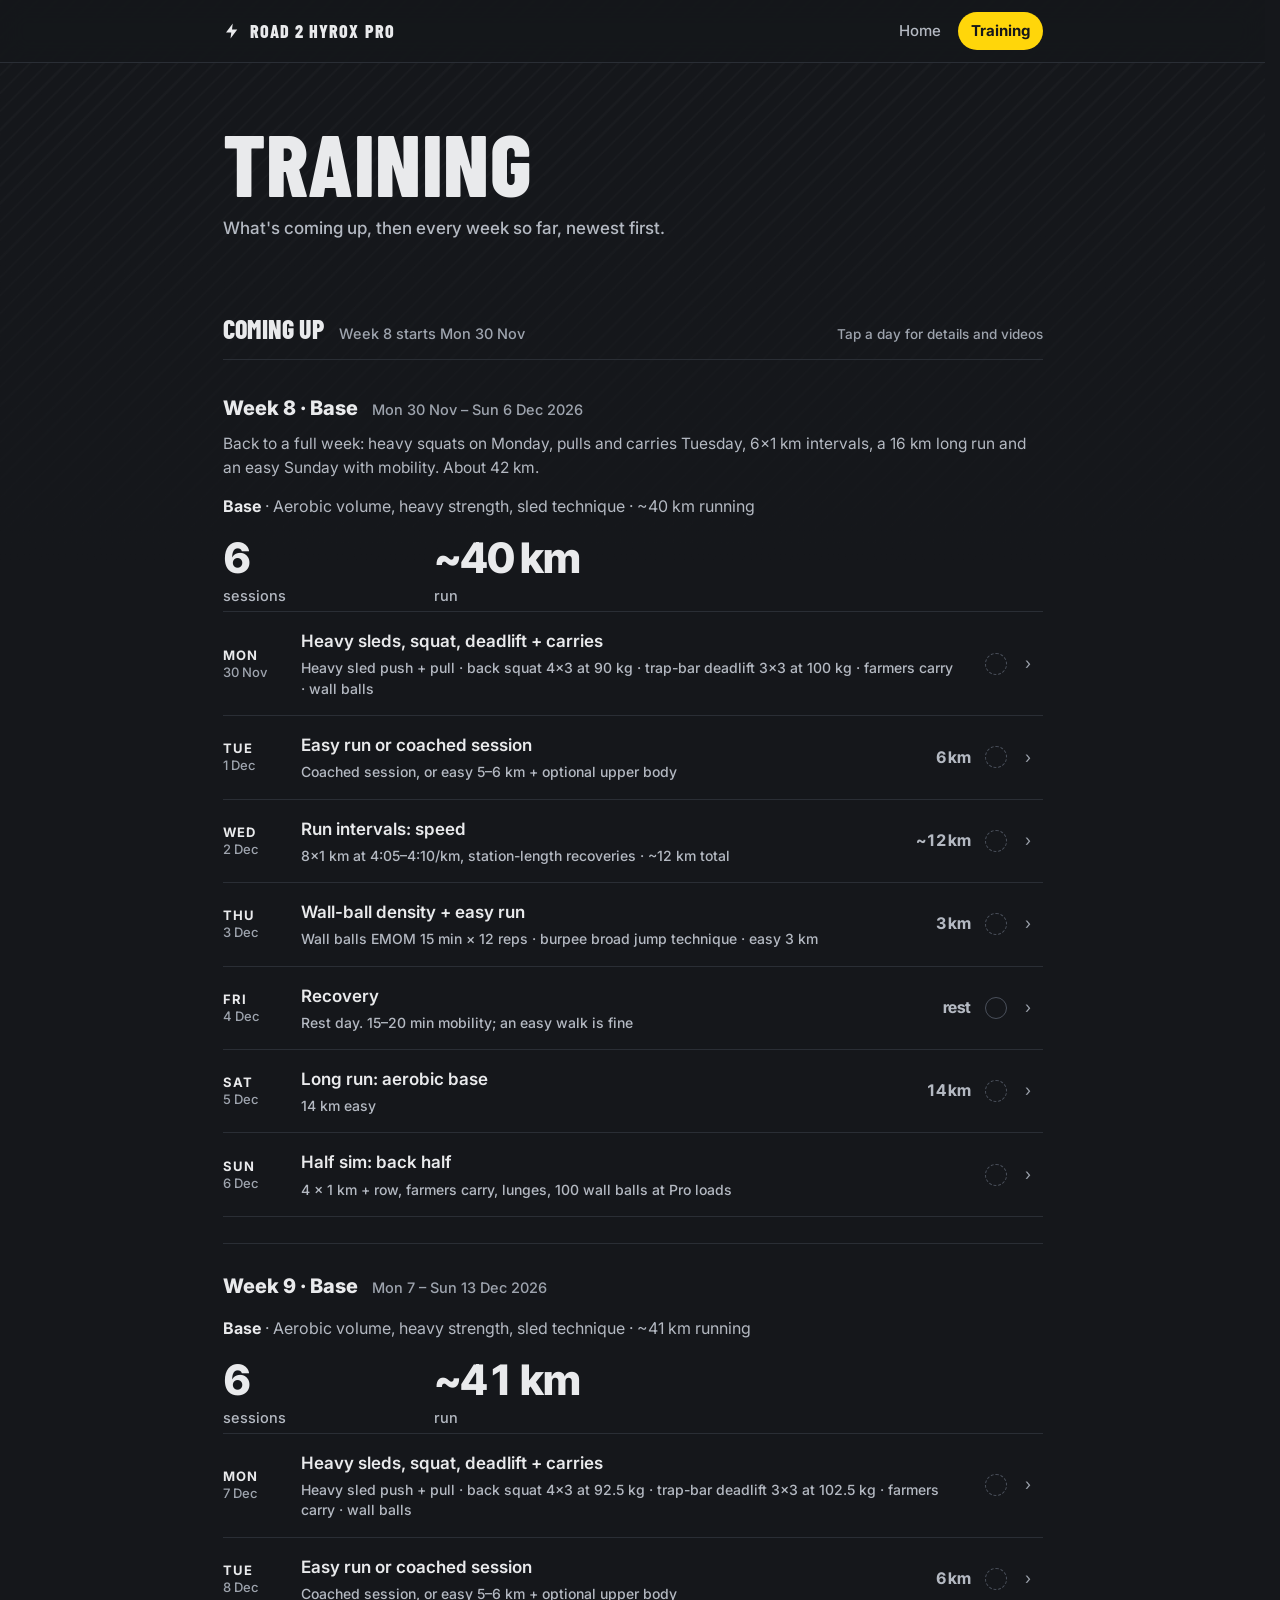
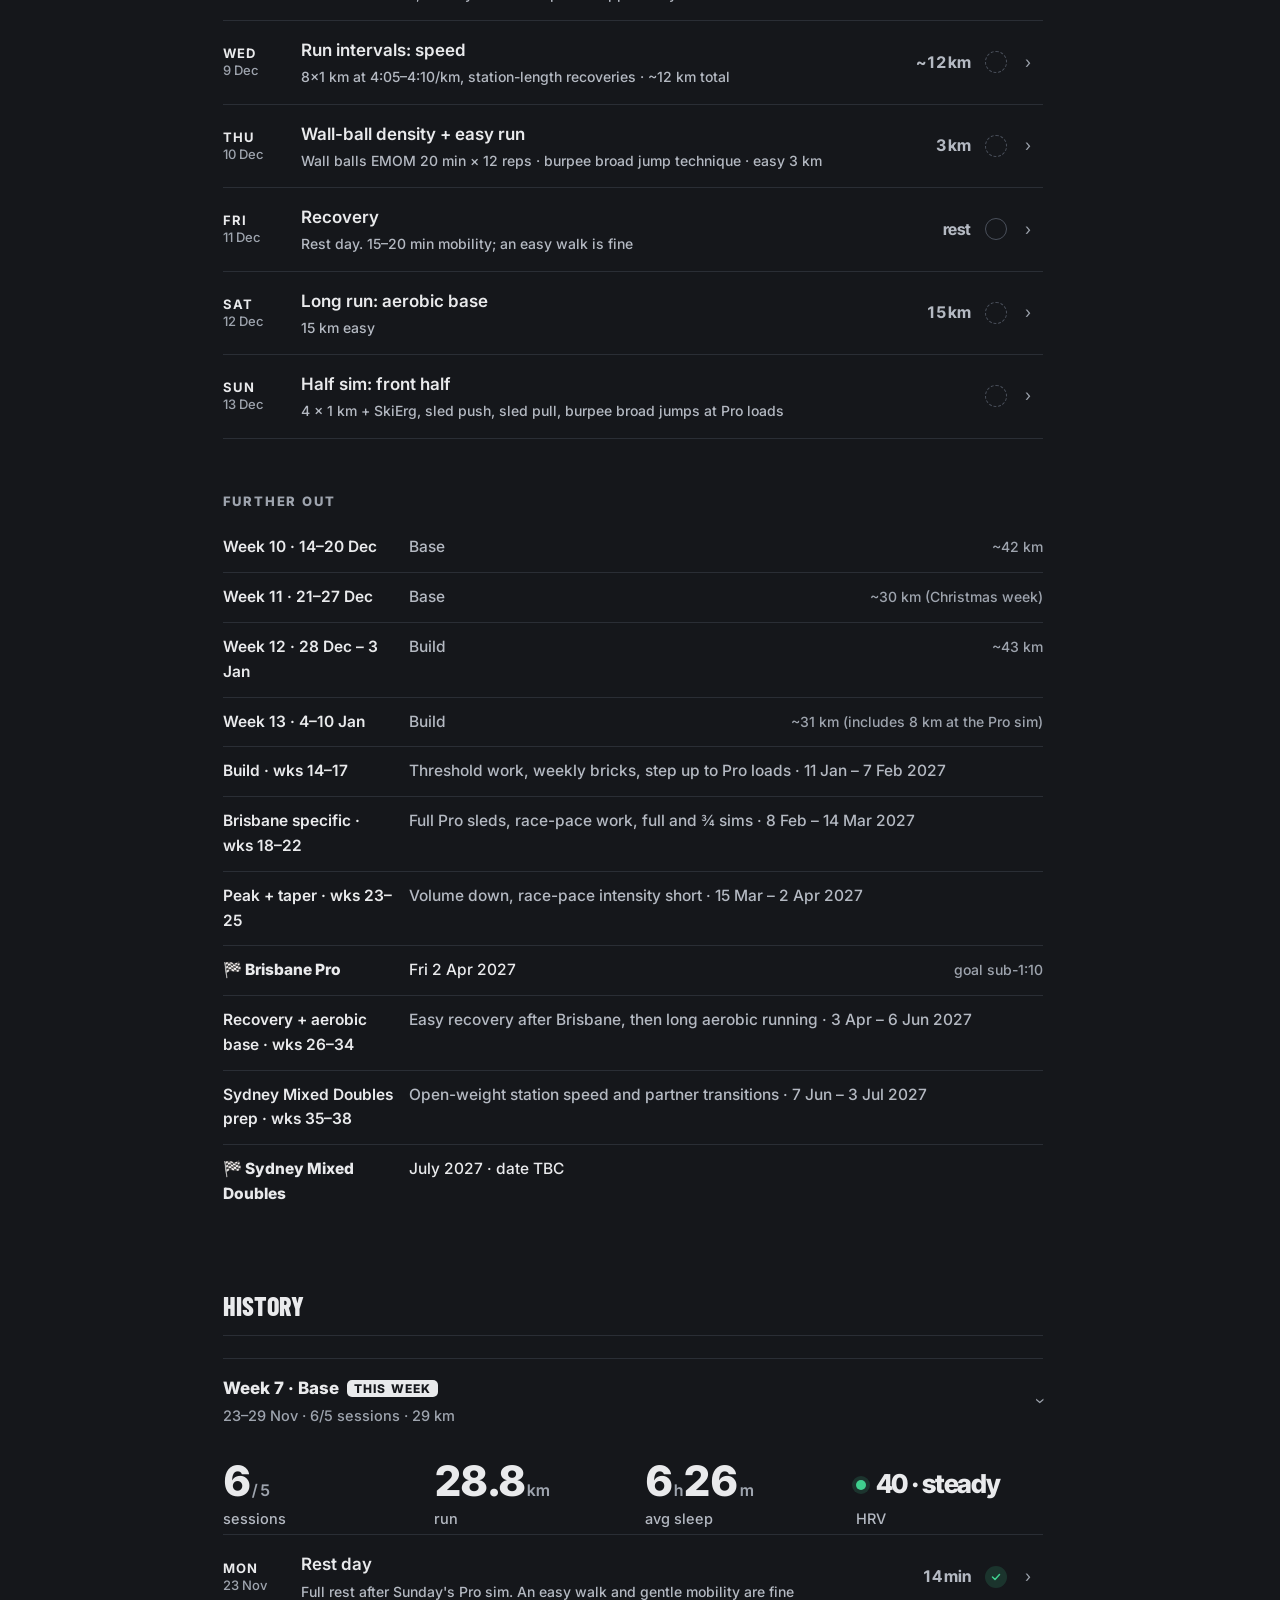
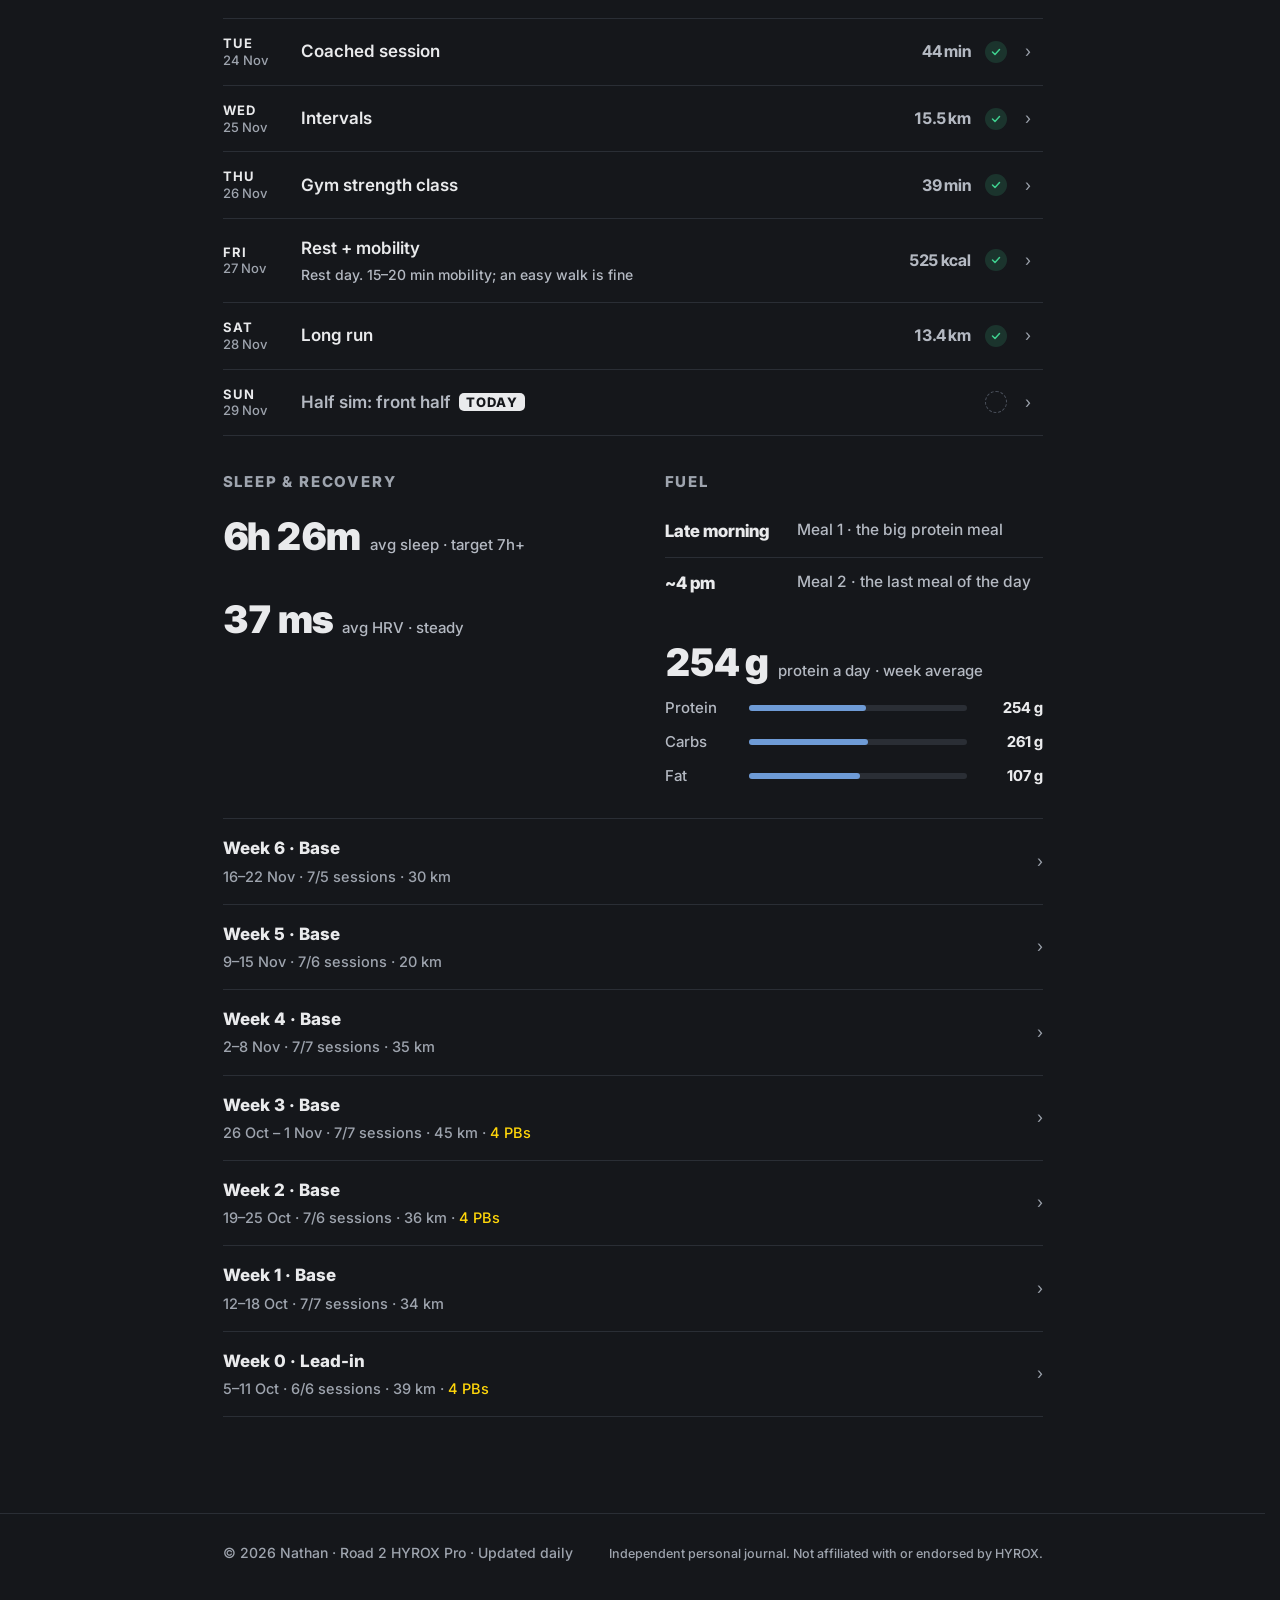
<file: training/index.html>
<!doctype html>
<html lang="en" data-base="/" data-theme="dark">
<head>
<meta charset="utf-8">
<meta name="viewport" content="width=device-width,initial-scale=1">
<title>Training · Road 2 HYROX Pro</title>
<meta name="description" content="My road from HYROX Open to Pro: chasing sub-1:10, one week at a time.">
<link rel="canonical" href="https://road2hyroxpro.com/training/"><meta property="og:type" content="website">
<meta property="og:site_name" content="Road 2 HYROX Pro">
<meta property="og:title" content="Training · Road 2 HYROX Pro">
<meta property="og:description" content="My road from HYROX Open to Pro: chasing sub-1:10, one week at a time.">
<meta property="og:url" content="https://road2hyroxpro.com/training/">
<meta property="og:image" content="https://road2hyroxpro.com/og-image.png">
<meta property="og:image:width" content="1200">
<meta property="og:image:height" content="630">
<meta property="og:image:alt" content="Road 2 HYROX Pro: Open 1:20:54 to Pro, chasing sub-1:10. Brisbane Pro, 2 Apr 2027.">
<meta name="twitter:card" content="summary_large_image">
<meta name="twitter:site" content="@4TESLANZ">
<meta name="twitter:title" content="Training · Road 2 HYROX Pro">
<meta name="twitter:description" content="My road from HYROX Open to Pro: chasing sub-1:10, one week at a time.">
<meta name="twitter:image" content="https://road2hyroxpro.com/og-image.png">
<link rel="icon" type="image/png" sizes="32x32" href="/favicon-32.png">
<link rel="icon" type="image/png" sizes="512x512" href="/icon-512.png">
<link rel="apple-touch-icon" sizes="180x180" href="/apple-touch-icon.png">
<link rel="stylesheet" href="/assets/theme.css">
<link rel="stylesheet" href="/assets/style.css">
<script src="/assets/site.js" defer></script>
</head>
<body>
<header class="nav"><div class="wrap">
<a class="brand" href="/"><svg viewBox="0 0 24 24" fill="currentColor" aria-hidden="true"><path d="M13 2 4 14h7l-1 8 9-12h-7z"/></svg><span>Road 2 HYROX Pro</span></a>
<nav class="nav-links">
  <a href="/" class="">Home</a>
  <a href="/training/" class="on">Training</a>
</nav></div></header>
<main class="wrap">
<div class="phead">
  <h1>Training</h1>
  <div class="sub">What's coming up, then every week so far, newest first.</div>
</div>

<section class="sec" id="coming-up">
  <div class="sec-head"><h2 class="h2">Coming up <small>Week 8 starts Mon 30 Nov</small></h2><span class="dim xs-hide" style="font-size:13.5px">Tap a day for details and videos</span></div>
  <section class="wk wk-open" id="2026-w49">
    <div class="wk-head"><h3 class="wk-t">Week 8 · Base</h3><span class="wk-d">Mon 30 Nov – Sun 6 Dec 2026</span></div>
<p class="wk-line">Back to a full week: heavy squats on Monday, pulls and carries Tuesday, 6×1 km intervals, a 16 km long run and an easy Sunday with mobility. About 42 km.</p>    <p class="wfocus"><b>Base</b> · Aerobic volume, heavy strength, sled technique · ~40 km running</p>  <div class="wk-stats"><div class="stats">
  <div class="st"><div class="v num">6</div><div class="k">sessions</div></div>
<div class="st"><div class="v num">~40 km</div><div class="k">run</div></div></div></div>
  <div class="days plan">
  <details data-date="2026-11-30" class="day planned"><summary>
    <span class="d-day"><b>Mon</b>30 Nov</span>
    <span class="d-title">Heavy sleds, squat, deadlift + carries<span class="d-sub">Heavy sled push + pull · back squat 4×3 at 90 kg · trap-bar deadlift 3×3 at 100 kg · farmers carry · wall balls</span></span>
    <span class="d-key num"></span>
<span class="d-tick pl"></span>    <span class="d-chev">›</span></summary>
    <div class="d-body">
<ul><li>Sled push 5×12.5 m at 230 kg, full 2–3 min rest; drive low with short, fast steps.</li><li>Sled pull 5×12.5 m at 202 kg (push weight). Reset the rope cleanly at the end of every length and pull with leg drive and the walk-back.</li><li>Back squat 4×3 at 90 kg (warm-ups 60/70/80 kg). Trap-bar deadlift 3×3 at 100 kg.</li><li>Farmers carry 4×50 m at 2×34 kg, unbroken. Dead hangs 3× as long as grip holds.</li><li>Wall balls at 9 kg: 3×20, 90 s rest.</li></ul><div class="fuel">Fuel: normal eating</div><div class="vids"><a href="https://www.youtube.com/watch?v=9lXw0D3dxRQ" rel="noopener"><img src="/assets/thumbs/sled_push.jpg" alt="" loading="lazy">Plate push</a><a href="https://www.youtube.com/watch?v=WgRM2e5U6H0" rel="noopener"><img src="/assets/thumbs/sled_pull.jpg" alt="" loading="lazy">Plate rope pull</a><a href="https://www.youtube.com/watch?v=7v_V6xiA_AA" rel="noopener"><img src="/assets/thumbs/back_squat.jpg" alt="" loading="lazy">Back squat</a><a href="https://www.youtube.com/watch?v=TU2xZ7s4jus" rel="noopener"><img src="/assets/thumbs/trap_bar_deadlift.jpg" alt="" loading="lazy">Trap-bar deadlift</a><a href="https://www.youtube.com/watch?v=Rv8h4WoE1LA" rel="noopener"><img src="/assets/thumbs/farmers_carry.jpg" alt="" loading="lazy">Farmers carry</a><a href="https://www.youtube.com/watch?v=EqjGKsiIMCE" rel="noopener"><img src="/assets/thumbs/wall_balls.jpg" alt="" loading="lazy">Wall balls</a></div>    </div></details>  <details data-date="2026-12-01" class="day planned"><summary>
    <span class="d-day"><b>Tue</b>1 Dec</span>
    <span class="d-title">Easy run or coached session<span class="d-sub">Coached session, or easy 5–6 km + optional upper body</span></span>
    <span class="d-key num">6 km</span>
<span class="d-tick pl"></span>    <span class="d-chev">›</span></summary>
    <div class="d-body">
<ul><li>Coached session when one is on. Otherwise easy run 5–6 km, flat and conversational.</li><li>Optional: 15 min sauna with water, and upper body: weighted pull-ups 4×5 at +5 kg, one-arm DB row 4×8 at 37.5 kg per hand, DB push press 3×6 at 25 kg per hand.</li></ul><div class="fuel">Fuel: normal eating</div><div class="vids"><a href="https://www.youtube.com/watch?v=AbInfCjSOdc" rel="noopener"><img src="/assets/thumbs/running_form.jpg" alt="" loading="lazy">Running form (HYROX runs)</a><a href="https://www.youtube.com/watch?v=Hdc7Mw6BIEE" rel="noopener"><img src="/assets/thumbs/weighted_pull_up.jpg" alt="" loading="lazy">Weighted pull-up</a><a href="https://www.youtube.com/watch?v=0UBRfiO4zDs" rel="noopener"><img src="/assets/thumbs/chest_supported_row.jpg" alt="" loading="lazy">Chest-supported row</a><a href="https://www.youtube.com/watch?v=4tCaD42ghlc" rel="noopener"><img src="/assets/thumbs/db_push_press.jpg" alt="" loading="lazy">Dumbbell push press</a></div>    </div></details>  <details data-date="2026-12-02" class="day planned"><summary>
    <span class="d-day"><b>Wed</b>2 Dec</span>
    <span class="d-title">Run intervals: speed<span class="d-sub">8×1 km at 4:05–4:10/km, station-length recoveries · ~12 km total</span></span>
    <span class="d-key num">~12 km</span>
<span class="d-tick pl"></span>    <span class="d-chev">›</span></summary>
    <div class="d-body">
<ul><li>2 km easy warm-up, then 8×1 km at 4:05–4:10/km.</li><li>Easy walk/jog recoveries matching the sub-1:10 station times in race order: 4:10 (SkiErg), 3:00 (sled push), 4:30 (sled pull), 4:00 (burpee broad jumps), 4:25 (row), 1:45 (farmers carry), 4:50 (sandbag lunges).</li><li>2 km easy cool-down after the last rep; about 12 km in total.</li></ul><div class="fuel">Fuel: carbs around the session</div><div class="vids"><a href="https://www.youtube.com/watch?v=AbInfCjSOdc" rel="noopener"><img src="/assets/thumbs/running_form.jpg" alt="" loading="lazy">Running form (HYROX runs)</a><a href="https://www.youtube.com/watch?v=MkbOCfFW8cA" rel="noopener"><img src="/assets/thumbs/roxzone.jpg" alt="" loading="lazy">HYROX Roxzone transitions</a></div>    </div></details>  <details data-date="2026-12-03" class="day planned"><summary>
    <span class="d-day"><b>Thu</b>3 Dec</span>
    <span class="d-title">Wall-ball density + easy run<span class="d-sub">Wall balls EMOM 15 min × 12 reps · burpee broad jump technique · easy 3 km</span></span>
    <span class="d-key num">3 km</span>
<span class="d-tick pl"></span>    <span class="d-chev">›</span></summary>
    <div class="d-body">
<ul><li>Wall balls at 9 kg: EMOM 15 min × 12 reps.</li><li>Burpee broad jumps 4×10 m for technique: step back, land soft, short repeatable jumps.</li><li>Easy run 3 km. Core: deadbugs 3×12 each side, Pallof press 3×12 each side.</li></ul><div class="fuel">Fuel: normal eating</div><div class="vids"><a href="https://www.youtube.com/watch?v=EqjGKsiIMCE" rel="noopener"><img src="/assets/thumbs/wall_balls.jpg" alt="" loading="lazy">Wall balls</a><a href="https://www.youtube.com/watch?v=3eXUefIatHk" rel="noopener"><img src="/assets/thumbs/burpee_broad_jump.jpg" alt="" loading="lazy">Burpee broad jump</a><a href="https://www.youtube.com/watch?v=AbInfCjSOdc" rel="noopener"><img src="/assets/thumbs/running_form.jpg" alt="" loading="lazy">Running form (HYROX runs)</a><a href="https://www.youtube.com/watch?v=0XVbn86Btj0" rel="noopener"><img src="/assets/thumbs/deadbug.jpg" alt="" loading="lazy">Deadbug</a><a href="https://www.youtube.com/watch?v=otxypVv_0Es" rel="noopener"><img src="/assets/thumbs/pallof_press.jpg" alt="" loading="lazy">Pallof press</a></div>    </div></details>  <details data-date="2026-12-04" class="day planned"><summary>
    <span class="d-day"><b>Fri</b>4 Dec</span>
    <span class="d-title">Recovery<span class="d-sub">Rest day. 15–20 min mobility; an easy walk is fine</span></span>
    <span class="d-key num">rest</span>
<span class="d-tick rest"></span>    <span class="d-chev">›</span></summary>
    <div class="d-body">
<ul><li>Rest day. 15–20 min mobility; an easy walk is fine.</li></ul><div class="fuel">Fuel: a lighter day, protein first</div><div class="vids"><a href="https://www.youtube.com/watch?v=Oi7xoaJa9y8" rel="noopener"><img src="/assets/thumbs/couch_stretch.jpg" alt="" loading="lazy">Couch stretch</a><a href="https://www.youtube.com/watch?v=GVmY-DAjMPA" rel="noopener"><img src="/assets/thumbs/hip_90_90_switch.jpg" alt="" loading="lazy">90/90 hip switches</a><a href="https://www.youtube.com/watch?v=0AxnU-Q9HVs" rel="noopener"><img src="/assets/thumbs/leg_swings.jpg" alt="" loading="lazy">Leg swings (front-back and side-to-side)</a><a href="https://www.youtube.com/watch?v=R3WDe7byUXo" rel="noopener"><img src="/assets/thumbs/mobility_routine.jpg" alt="" loading="lazy">Mobility routine</a></div>    </div></details>  <details data-date="2026-12-05" class="day planned"><summary>
    <span class="d-day"><b>Sat</b>5 Dec</span>
    <span class="d-title">Long run: aerobic base<span class="d-sub">14 km easy</span></span>
    <span class="d-key num">14 km</span>
<span class="d-tick pl"></span>    <span class="d-chev">›</span></summary>
    <div class="d-body">
<ul><li>Long run 14 km easy on flat ground, zone 2. First 10 min very easy, no fast finish.</li></ul><div class="fuel">Fuel: carbs around the session</div><div class="vids"><a href="https://www.youtube.com/watch?v=AbInfCjSOdc" rel="noopener"><img src="/assets/thumbs/running_form.jpg" alt="" loading="lazy">Running form (HYROX runs)</a></div>    </div></details>  <details data-date="2026-12-06" class="day planned"><summary>
    <span class="d-day"><b>Sun</b>6 Dec</span>
    <span class="d-title">Half sim: back half<span class="d-sub">4 × 1 km + row, farmers carry, lunges, 100 wall balls at Pro loads</span></span>
    <span class="d-key num"></span>
<span class="d-tick pl"></span>    <span class="d-chev">›</span></summary>
    <div class="d-body">
<ul><li>10 min easy warm-up, then 4 × (1 km run + station) at Pro loads: row 1,000 m, farmers carry 200 m (2×32 kg), sandbag lunges 100 m (30 kg), then finish with 100 wall balls (9 kg).</li><li>Start run 1 at 4:20–4:25/km and keep the runs even.</li><li>2 km easy cool-down.</li></ul><div class="fuel">Fuel: carbs around the session</div><div class="vids"><a href="https://www.youtube.com/watch?v=4zWu1yuJ0_g" rel="noopener"><img src="/assets/thumbs/rowing.jpg" alt="" loading="lazy">Rowing technique</a><a href="https://www.youtube.com/watch?v=Rv8h4WoE1LA" rel="noopener"><img src="/assets/thumbs/farmers_carry.jpg" alt="" loading="lazy">Farmers carry</a><a href="https://www.youtube.com/watch?v=29lLj4p6Slo" rel="noopener"><img src="/assets/thumbs/sandbag_lunges.jpg" alt="" loading="lazy">Sandbag walking lunges</a><a href="https://www.youtube.com/watch?v=EqjGKsiIMCE" rel="noopener"><img src="/assets/thumbs/wall_balls.jpg" alt="" loading="lazy">Wall balls</a><a href="https://www.youtube.com/watch?v=MkbOCfFW8cA" rel="noopener"><img src="/assets/thumbs/roxzone.jpg" alt="" loading="lazy">HYROX Roxzone transitions</a><a href="https://www.youtube.com/watch?v=AbInfCjSOdc" rel="noopener"><img src="/assets/thumbs/running_form.jpg" alt="" loading="lazy">Running form (HYROX runs)</a></div>    </div></details>  </div>

  </section>
  <section class="wk wk-open" id="2026-w50">
    <div class="wk-head"><h3 class="wk-t">Week 9 · Base</h3><span class="wk-d">Mon 7 – Sun 13 Dec 2026</span></div>
    <p class="wfocus"><b>Base</b> · Aerobic volume, heavy strength, sled technique · ~41 km running</p>  <div class="wk-stats"><div class="stats">
  <div class="st"><div class="v num">6</div><div class="k">sessions</div></div>
<div class="st"><div class="v num">~41 km</div><div class="k">run</div></div></div></div>
  <div class="days plan">
  <details data-date="2026-12-07" class="day planned"><summary>
    <span class="d-day"><b>Mon</b>7 Dec</span>
    <span class="d-title">Heavy sleds, squat, deadlift + carries<span class="d-sub">Heavy sled push + pull · back squat 4×3 at 92.5 kg · trap-bar deadlift 3×3 at 102.5 kg · farmers carry · wall balls</span></span>
    <span class="d-key num"></span>
<span class="d-tick pl"></span>    <span class="d-chev">›</span></summary>
    <div class="d-body">
<ul><li>Sled push 5×12.5 m at 240 kg, full 2–3 min rest; drive low with short, fast steps.</li><li>Sled pull 5×12.5 m at 202 kg (push weight). Reset the rope cleanly at the end of every length and pull with leg drive and the walk-back.</li><li>Back squat 4×3 at 92.5 kg. Trap-bar deadlift 3×3 at 102.5 kg.</li><li>Farmers carry 4×50 m at 2×36 kg, unbroken. Dead hangs 3× as long as grip holds.</li><li>Wall balls at 9 kg: 3×25, 90 s rest.</li></ul><div class="fuel">Fuel: normal eating</div><div class="vids"><a href="https://www.youtube.com/watch?v=9lXw0D3dxRQ" rel="noopener"><img src="/assets/thumbs/sled_push.jpg" alt="" loading="lazy">Plate push</a><a href="https://www.youtube.com/watch?v=WgRM2e5U6H0" rel="noopener"><img src="/assets/thumbs/sled_pull.jpg" alt="" loading="lazy">Plate rope pull</a><a href="https://www.youtube.com/watch?v=7v_V6xiA_AA" rel="noopener"><img src="/assets/thumbs/back_squat.jpg" alt="" loading="lazy">Back squat</a><a href="https://www.youtube.com/watch?v=TU2xZ7s4jus" rel="noopener"><img src="/assets/thumbs/trap_bar_deadlift.jpg" alt="" loading="lazy">Trap-bar deadlift</a><a href="https://www.youtube.com/watch?v=Rv8h4WoE1LA" rel="noopener"><img src="/assets/thumbs/farmers_carry.jpg" alt="" loading="lazy">Farmers carry</a><a href="https://www.youtube.com/watch?v=EqjGKsiIMCE" rel="noopener"><img src="/assets/thumbs/wall_balls.jpg" alt="" loading="lazy">Wall balls</a></div>    </div></details>  <details data-date="2026-12-08" class="day planned"><summary>
    <span class="d-day"><b>Tue</b>8 Dec</span>
    <span class="d-title">Easy run or coached session<span class="d-sub">Coached session, or easy 5–6 km + optional upper body</span></span>
    <span class="d-key num">6 km</span>
<span class="d-tick pl"></span>    <span class="d-chev">›</span></summary>
    <div class="d-body">
<ul><li>Coached session when one is on. Otherwise easy run 5–6 km, flat and conversational.</li><li>Optional: 15 min sauna with water, and upper body: weighted pull-ups 4×5 at +5 kg, one-arm DB row 4×8 at 37.5 kg per hand, DB push press 3×6 at 25 kg per hand.</li></ul><div class="fuel">Fuel: normal eating</div><div class="vids"><a href="https://www.youtube.com/watch?v=AbInfCjSOdc" rel="noopener"><img src="/assets/thumbs/running_form.jpg" alt="" loading="lazy">Running form (HYROX runs)</a><a href="https://www.youtube.com/watch?v=Hdc7Mw6BIEE" rel="noopener"><img src="/assets/thumbs/weighted_pull_up.jpg" alt="" loading="lazy">Weighted pull-up</a><a href="https://www.youtube.com/watch?v=0UBRfiO4zDs" rel="noopener"><img src="/assets/thumbs/chest_supported_row.jpg" alt="" loading="lazy">Chest-supported row</a><a href="https://www.youtube.com/watch?v=4tCaD42ghlc" rel="noopener"><img src="/assets/thumbs/db_push_press.jpg" alt="" loading="lazy">Dumbbell push press</a></div>    </div></details>  <details data-date="2026-12-09" class="day planned"><summary>
    <span class="d-day"><b>Wed</b>9 Dec</span>
    <span class="d-title">Run intervals: speed<span class="d-sub">8×1 km at 4:05–4:10/km, station-length recoveries · ~12 km total</span></span>
    <span class="d-key num">~12 km</span>
<span class="d-tick pl"></span>    <span class="d-chev">›</span></summary>
    <div class="d-body">
<ul><li>2 km easy warm-up, then 8×1 km at 4:05–4:10/km.</li><li>Easy walk/jog recoveries matching the sub-1:10 station times in race order: 4:10 (SkiErg), 3:00 (sled push), 4:30 (sled pull), 4:00 (burpee broad jumps), 4:25 (row), 1:45 (farmers carry), 4:50 (sandbag lunges).</li><li>2 km easy cool-down after the last rep; about 12 km in total.</li></ul><div class="fuel">Fuel: carbs around the session</div><div class="vids"><a href="https://www.youtube.com/watch?v=AbInfCjSOdc" rel="noopener"><img src="/assets/thumbs/running_form.jpg" alt="" loading="lazy">Running form (HYROX runs)</a><a href="https://www.youtube.com/watch?v=MkbOCfFW8cA" rel="noopener"><img src="/assets/thumbs/roxzone.jpg" alt="" loading="lazy">HYROX Roxzone transitions</a></div>    </div></details>  <details data-date="2026-12-10" class="day planned"><summary>
    <span class="d-day"><b>Thu</b>10 Dec</span>
    <span class="d-title">Wall-ball density + easy run<span class="d-sub">Wall balls EMOM 20 min × 12 reps · burpee broad jump technique · easy 3 km</span></span>
    <span class="d-key num">3 km</span>
<span class="d-tick pl"></span>    <span class="d-chev">›</span></summary>
    <div class="d-body">
<ul><li>Wall balls at 9 kg: EMOM 20 min × 12 reps.</li><li>Burpee broad jumps 4×10 m for technique: step back, land soft, short repeatable jumps.</li><li>Easy run 3 km. Core: deadbugs 3×12 each side, Pallof press 3×12 each side.</li></ul><div class="fuel">Fuel: normal eating</div><div class="vids"><a href="https://www.youtube.com/watch?v=EqjGKsiIMCE" rel="noopener"><img src="/assets/thumbs/wall_balls.jpg" alt="" loading="lazy">Wall balls</a><a href="https://www.youtube.com/watch?v=3eXUefIatHk" rel="noopener"><img src="/assets/thumbs/burpee_broad_jump.jpg" alt="" loading="lazy">Burpee broad jump</a><a href="https://www.youtube.com/watch?v=AbInfCjSOdc" rel="noopener"><img src="/assets/thumbs/running_form.jpg" alt="" loading="lazy">Running form (HYROX runs)</a><a href="https://www.youtube.com/watch?v=0XVbn86Btj0" rel="noopener"><img src="/assets/thumbs/deadbug.jpg" alt="" loading="lazy">Deadbug</a><a href="https://www.youtube.com/watch?v=otxypVv_0Es" rel="noopener"><img src="/assets/thumbs/pallof_press.jpg" alt="" loading="lazy">Pallof press</a></div>    </div></details>  <details data-date="2026-12-11" class="day planned"><summary>
    <span class="d-day"><b>Fri</b>11 Dec</span>
    <span class="d-title">Recovery<span class="d-sub">Rest day. 15–20 min mobility; an easy walk is fine</span></span>
    <span class="d-key num">rest</span>
<span class="d-tick rest"></span>    <span class="d-chev">›</span></summary>
    <div class="d-body">
<ul><li>Rest day. 15–20 min mobility; an easy walk is fine.</li></ul><div class="fuel">Fuel: a lighter day, protein first</div><div class="vids"><a href="https://www.youtube.com/watch?v=Oi7xoaJa9y8" rel="noopener"><img src="/assets/thumbs/couch_stretch.jpg" alt="" loading="lazy">Couch stretch</a><a href="https://www.youtube.com/watch?v=GVmY-DAjMPA" rel="noopener"><img src="/assets/thumbs/hip_90_90_switch.jpg" alt="" loading="lazy">90/90 hip switches</a><a href="https://www.youtube.com/watch?v=0AxnU-Q9HVs" rel="noopener"><img src="/assets/thumbs/leg_swings.jpg" alt="" loading="lazy">Leg swings (front-back and side-to-side)</a><a href="https://www.youtube.com/watch?v=R3WDe7byUXo" rel="noopener"><img src="/assets/thumbs/mobility_routine.jpg" alt="" loading="lazy">Mobility routine</a></div>    </div></details>  <details data-date="2026-12-12" class="day planned"><summary>
    <span class="d-day"><b>Sat</b>12 Dec</span>
    <span class="d-title">Long run: aerobic base<span class="d-sub">15 km easy</span></span>
    <span class="d-key num">15 km</span>
<span class="d-tick pl"></span>    <span class="d-chev">›</span></summary>
    <div class="d-body">
<ul><li>Long run 15 km easy on flat ground, zone 2. First 10 min very easy, no fast finish.</li></ul><div class="fuel">Fuel: carbs around the session</div><div class="vids"><a href="https://www.youtube.com/watch?v=AbInfCjSOdc" rel="noopener"><img src="/assets/thumbs/running_form.jpg" alt="" loading="lazy">Running form (HYROX runs)</a></div>    </div></details>  <details data-date="2026-12-13" class="day planned"><summary>
    <span class="d-day"><b>Sun</b>13 Dec</span>
    <span class="d-title">Half sim: front half<span class="d-sub">4 × 1 km + SkiErg, sled push, sled pull, burpee broad jumps at Pro loads</span></span>
    <span class="d-key num"></span>
<span class="d-tick pl"></span>    <span class="d-chev">›</span></summary>
    <div class="d-body">
<ul><li>10 min easy warm-up, then 4 × (1 km run + station) at Pro loads: SkiErg 1,000 m, sled push 50 m (202 kg), sled pull 50 m (153 kg), burpee broad jumps 80 m.</li><li>Start run 1 at 4:20–4:25/km and keep the runs even.</li><li>2 km easy cool-down.</li></ul><div class="fuel">Fuel: carbs around the session</div><div class="vids"><a href="https://www.youtube.com/watch?v=kjEzM776MVY" rel="noopener"><img src="/assets/thumbs/skierg.jpg" alt="" loading="lazy">SkiErg technique</a><a href="https://www.youtube.com/watch?v=9lXw0D3dxRQ" rel="noopener"><img src="/assets/thumbs/sled_push.jpg" alt="" loading="lazy">Plate push</a><a href="https://www.youtube.com/watch?v=WgRM2e5U6H0" rel="noopener"><img src="/assets/thumbs/sled_pull.jpg" alt="" loading="lazy">Plate rope pull</a><a href="https://www.youtube.com/watch?v=3eXUefIatHk" rel="noopener"><img src="/assets/thumbs/burpee_broad_jump.jpg" alt="" loading="lazy">Burpee broad jump</a><a href="https://www.youtube.com/watch?v=MkbOCfFW8cA" rel="noopener"><img src="/assets/thumbs/roxzone.jpg" alt="" loading="lazy">HYROX Roxzone transitions</a><a href="https://www.youtube.com/watch?v=AbInfCjSOdc" rel="noopener"><img src="/assets/thumbs/running_form.jpg" alt="" loading="lazy">Running form (HYROX runs)</a></div>    </div></details>  </div>

  </section>
  <div class="ahead further">
    <div class="arow grp"><span class="a1">Further out</span><span class="a2"></span><span class="a3"></span></div>
<div class="arow"><span class="a1">Week 10 · 14–20 Dec</span><span class="a2">Base</span><span class="a3">~42 km</span></div><div class="arow"><span class="a1">Week 11 · 21–27 Dec</span><span class="a2">Base</span><span class="a3">~30 km (Christmas week)</span></div><div class="arow"><span class="a1">Week 12 · 28 Dec – 3 Jan</span><span class="a2">Build</span><span class="a3">~43 km</span></div><div class="arow"><span class="a1">Week 13 · 4–10 Jan</span><span class="a2">Build</span><span class="a3">~31 km (includes 8 km at the Pro sim)</span></div><div class="arow"><span class="a1">Build · wks 14–17</span><span class="a2">Threshold work, weekly bricks, step up to Pro loads · 11 Jan – 7 Feb 2027</span><span class="a3"></span></div><div class="arow"><span class="a1">Brisbane specific · wks 18–22</span><span class="a2">Full Pro sleds, race-pace work, full and ¾ sims · 8 Feb – 14 Mar 2027</span><span class="a3"></span></div><div class="arow"><span class="a1">Peak + taper · wks 23–25</span><span class="a2">Volume down, race-pace intensity short · 15 Mar – 2 Apr 2027</span><span class="a3"></span></div><div class="arow race"><span class="a1">🏁 Brisbane Pro</span><span class="a2">Fri 2 Apr 2027</span><span class="a3">goal sub-1:10</span></div>
<div class="arow"><span class="a1">Recovery + aerobic base · wks 26–34</span><span class="a2">Easy recovery after Brisbane, then long aerobic running · 3 Apr – 6 Jun 2027</span><span class="a3"></span></div><div class="arow"><span class="a1">Sydney Mixed Doubles prep · wks 35–38</span><span class="a2">Open-weight station speed and partner transitions · 7 Jun – 3 Jul 2027</span><span class="a3"></span></div><div class="arow race"><span class="a1">🏁 Sydney Mixed Doubles</span><span class="a2">July 2027 · date TBC</span><span class="a3"></span></div>
  </div>
</section>

<section class="sec" id="history">
  <div class="sec-head"><h2 class="h2">History</h2></div>
  <details class="wk wk-fold" id="2026-w48" open><summary>
    <span class="wk-t">Week 7 · Base<span class="now">THIS WEEK</span></span>
    <span class="wk-d">23–29 Nov · 6/5 sessions · 29 km</span>
    <span class="d-chev">›</span></summary>
    <div class="wk-body">  <div class="wk-stats"><div class="stats">
  <div class="st"><div class="v num">6<small>/ 5</small></div><div class="k">sessions</div></div>
  <div class="st"><div class="v num">28.8<small>km</small></div><div class="k">run</div></div>
  <div class="st"><div class="v num">6<small>h</small>26<small>m</small></div><div class="k">avg sleep</div></div>
  <div class="st"><div class="v num"><span class="dot trend g">40 · steady</span></div><div class="k">HRV</div></div>
</div></div>
  <div class="days">
  <details data-date="2026-11-23" class="day done"><summary>
    <span class="d-day"><b>Mon</b>23 Nov</span>
    <span class="d-title">Rest day<span class="d-sub">Full rest after Sunday&#39;s Pro sim. An easy walk and gentle mobility are fine</span></span>
    <span class="d-key num">14 min</span>
<span class="d-tick"><svg viewBox="0 0 24 24" fill="none" stroke="currentColor" stroke-width="3" stroke-linecap="round" stroke-linejoin="round" aria-hidden="true"><path d="m5 12 5 5 9-10"/></svg></span>    <span class="d-chev">›</span></summary>
    <div class="d-body">
<ul><li>Full rest after Sunday&#39;s Pro sim. An easy walk and gentle mobility are fine.</li></ul><div class="facts"><span><b>14 min</b> duration</span><span><b>57</b> kcal</span><span><b>+3 min</b> resort skiing</span><span><b>+3 min</b> indoor rowing</span><span><b>+2 min</b> resort skiing</span><span><b>+2 min</b> resort skiing</span><span><b>+2 min</b> resort skiing</span><span><b>+2 min</b> indoor rowing</span><span><b>+2 min</b> indoor rowing</span><span><b>+2 min</b> indoor rowing</span></div>      <div class="nut rd"><div class="nut-h">Readiness</div>
        <div class="rd-line"><span>Slept <b class="warn">6h 08m</b></span><span>HRV <b>29</b> · <span class="hs-g">steady</span></span></div>
      </div>
      <div class="nut"><div class="nut-h">Nutrition</div>
<div class="nut-meals"><span><b>Lunch</b> <time class="meal-time">~12:51 pm</time></span></div>        <div class="facts"><span><b>247 g</b> protein</span><span><b>269 g</b> carbs</span><span><b>100 g</b> fat</span></div>
<div class="fuel">A lighter day, protein first</div>      </div>
<div class="vids"><a href="https://www.youtube.com/watch?v=Oi7xoaJa9y8" rel="noopener"><img src="/assets/thumbs/couch_stretch.jpg" alt="" loading="lazy">Couch stretch</a><a href="https://www.youtube.com/watch?v=GVmY-DAjMPA" rel="noopener"><img src="/assets/thumbs/hip_90_90_switch.jpg" alt="" loading="lazy">90/90 hip switches</a><a href="https://www.youtube.com/watch?v=R3WDe7byUXo" rel="noopener"><img src="/assets/thumbs/mobility_routine.jpg" alt="" loading="lazy">Mobility routine</a></div>    </div></details>  <details data-date="2026-11-24" class="day done"><summary>
    <span class="d-day"><b>Tue</b>24 Nov</span>
    <span class="d-title">Coached session</span>
    <span class="d-key num">44 min</span>
<span class="d-tick"><svg viewBox="0 0 24 24" fill="none" stroke="currentColor" stroke-width="3" stroke-linecap="round" stroke-linejoin="round" aria-hidden="true"><path d="m5 12 5 5 9-10"/></svg></span>    <span class="d-chev">›</span></summary>
    <div class="d-body">
<ul><li>Coached session, kept controlled two days after the sim. Easy 5 km instead when it isn&#39;t on.</li></ul><div class="facts"><span><b>44 min</b> duration</span><span><b>233</b> kcal</span></div>      <div class="nut rd"><div class="nut-h">Readiness</div>
        <div class="rd-line"><span>Slept <b class="">7h 10m</b></span><span>HRV <b>34</b> · <span class="hs-g">steady</span></span></div>
      </div>
      <div class="nut"><div class="nut-h">Nutrition</div>
<div class="nut-meals"><span><b>Lunch</b> <time class="meal-time">~12:00 pm</time></span></div>        <div class="facts"><span><b>242 g</b> protein</span><span><b>195 g</b> carbs</span><span><b>88 g</b> fat</span></div>
<div class="fuel">Normal eating</div>      </div>
<div class="vids"><a href="https://www.youtube.com/watch?v=AbInfCjSOdc" rel="noopener"><img src="/assets/thumbs/running_form.jpg" alt="" loading="lazy">Running form (HYROX runs)</a></div>    </div></details>  <details data-date="2026-11-25" class="day done"><summary>
    <span class="d-day"><b>Wed</b>25 Nov</span>
    <span class="d-title">Intervals</span>
    <span class="d-key num">15.5 km</span>
<span class="d-tick"><svg viewBox="0 0 24 24" fill="none" stroke="currentColor" stroke-width="3" stroke-linecap="round" stroke-linejoin="round" aria-hidden="true"><path d="m5 12 5 5 9-10"/></svg></span>    <span class="d-chev">›</span></summary>
    <div class="d-body">
<ul><li>2 km easy warm-up, then 8×1 km at about 4:15/km, the first time at this format.</li><li>Easy walk/jog recoveries matching the sub-1:10 station times in race order: 4:10 (SkiErg), 3:00 (sled push), 4:30 (sled pull), 4:00 (burpee broad jumps), 4:25 (row), 1:45 (farmers carry), 4:50 (sandbag lunges).</li><li>2 km easy cool-down after the last rep; about 12 km in total.</li></ul><div class="facts"><span><b>15.5 km</b> distance</span><span><b>5:24</b> /km average</span><span><b>84 min</b> time</span></div>      <div class="nut rd"><div class="nut-h">Readiness</div>
        <div class="rd-line"><span>Slept <b class="warn">5h 55m</b></span><span>HRV <b>39</b> · <span class="hs-g">steady</span></span></div>
      </div>
      <div class="nut"><div class="nut-h">Nutrition</div>
<div class="nut-meals"><span><b>Lunch</b> <time class="meal-time">~11:45 am</time></span></div>        <div class="facts"><span><b>286 g</b> protein</span><span><b>267 g</b> carbs</span><span><b>125 g</b> fat</span></div>
<div class="fuel">Carbs around the session</div>      </div>
<div class="vids"><a href="https://www.youtube.com/watch?v=AbInfCjSOdc" rel="noopener"><img src="/assets/thumbs/running_form.jpg" alt="" loading="lazy">Running form (HYROX runs)</a><a href="https://www.youtube.com/watch?v=MkbOCfFW8cA" rel="noopener"><img src="/assets/thumbs/roxzone.jpg" alt="" loading="lazy">HYROX Roxzone transitions</a></div>    </div></details>  <details data-date="2026-11-26" class="day done"><summary>
    <span class="d-day"><b>Thu</b>26 Nov</span>
    <span class="d-title">Gym strength class</span>
    <span class="d-key num">39 min</span>
<span class="d-tick"><svg viewBox="0 0 24 24" fill="none" stroke="currentColor" stroke-width="3" stroke-linecap="round" stroke-linejoin="round" aria-hidden="true"><path d="m5 12 5 5 9-10"/></svg></span>    <span class="d-chev">›</span></summary>
    <div class="d-body">
<ul><li>Gym strength class: lat pulldown 3×12 at 60 kg, dips 3×15, cross-body hammer curls at 20 kg in sets of 12, and incline dumbbell bench press at 25 kg per hand.</li></ul><div class="facts"><span><b>39 min</b> duration</span><span><b>229</b> kcal</span><span><b>+25 min</b> strength</span></div>      <div class="nut rd"><div class="nut-h">Readiness</div>
        <div class="rd-line"><span>Slept <b class="warn">5h 34m</b></span><span>HRV <b>38</b> · <span class="hs-g">steady</span></span></div>
      </div>
      <div class="nut"><div class="nut-h">Nutrition</div>
<div class="nut-meals"><span><b>Lunch</b> <time class="meal-time">~11:00 am</time></span></div>        <div class="facts"><span><b>248 g</b> protein</span><span><b>351 g</b> carbs</span><span><b>119 g</b> fat</span></div>
<div class="fuel">Normal eating</div>      </div>
<div class="vids"><a href="https://www.youtube.com/watch?v=EqjGKsiIMCE" rel="noopener"><img src="/assets/thumbs/wall_balls.jpg" alt="" loading="lazy">Wall balls</a><a href="https://www.youtube.com/watch?v=3eXUefIatHk" rel="noopener"><img src="/assets/thumbs/burpee_broad_jump.jpg" alt="" loading="lazy">Burpee broad jump</a><a href="https://www.youtube.com/watch?v=AbInfCjSOdc" rel="noopener"><img src="/assets/thumbs/running_form.jpg" alt="" loading="lazy">Running form (HYROX runs)</a><a href="https://www.youtube.com/watch?v=0XVbn86Btj0" rel="noopener"><img src="/assets/thumbs/deadbug.jpg" alt="" loading="lazy">Deadbug</a><a href="https://www.youtube.com/watch?v=otxypVv_0Es" rel="noopener"><img src="/assets/thumbs/pallof_press.jpg" alt="" loading="lazy">Pallof press</a></div>    </div></details>  <details data-date="2026-11-27" class="day done"><summary>
    <span class="d-day"><b>Fri</b>27 Nov</span>
    <span class="d-title">Rest + mobility<span class="d-sub">Rest day. 15–20 min mobility; an easy walk is fine</span></span>
    <span class="d-key num">525 kcal</span>
<span class="d-tick"><svg viewBox="0 0 24 24" fill="none" stroke="currentColor" stroke-width="3" stroke-linecap="round" stroke-linejoin="round" aria-hidden="true"><path d="m5 12 5 5 9-10"/></svg></span>    <span class="d-chev">›</span></summary>
    <div class="d-body">
<ul><li>Rest day. 15–20 min mobility; an easy walk is fine.</li></ul><div class="facts"><span><b>48 min</b> duration</span><span><b>525</b> kcal</span></div>      <div class="nut rd"><div class="nut-h">Readiness</div>
        <div class="rd-line"><span>Slept <b class="">7h 55m</b></span><span>HRV <b>40</b> · <span class="hs-g">steady</span></span></div>
      </div>
      <div class="nut"><div class="nut-h">Nutrition</div>
<div class="nut-meals"><span><b>Lunch</b> <time class="meal-time">~12:50 pm</time></span></div>        <div class="facts"><span><b>253 g</b> protein</span><span><b>212 g</b> carbs</span><span><b>93 g</b> fat</span></div>
<div class="fuel">A lighter day, protein first</div>      </div>
<div class="vids"><a href="https://www.youtube.com/watch?v=Oi7xoaJa9y8" rel="noopener"><img src="/assets/thumbs/couch_stretch.jpg" alt="" loading="lazy">Couch stretch</a><a href="https://www.youtube.com/watch?v=GVmY-DAjMPA" rel="noopener"><img src="/assets/thumbs/hip_90_90_switch.jpg" alt="" loading="lazy">90/90 hip switches</a><a href="https://www.youtube.com/watch?v=0AxnU-Q9HVs" rel="noopener"><img src="/assets/thumbs/leg_swings.jpg" alt="" loading="lazy">Leg swings (front-back and side-to-side)</a><a href="https://www.youtube.com/watch?v=R3WDe7byUXo" rel="noopener"><img src="/assets/thumbs/mobility_routine.jpg" alt="" loading="lazy">Mobility routine</a></div>    </div></details>  <details data-date="2026-11-28" class="day done"><summary>
    <span class="d-day"><b>Sat</b>28 Nov</span>
    <span class="d-title">Long run</span>
    <span class="d-key num">13.4 km</span>
<span class="d-tick"><svg viewBox="0 0 24 24" fill="none" stroke="currentColor" stroke-width="3" stroke-linecap="round" stroke-linejoin="round" aria-hidden="true"><path d="m5 12 5 5 9-10"/></svg></span>    <span class="d-chev">›</span></summary>
    <div class="d-body">
      <div class="pvd"><div class="pvd-h">Plan</div><div class="pvd-h">Done</div>
        <div class="pvd-p"><b>Long run</b> 12 km+ easy on flat ground, zone 2, open distance. First 10 min very easy, no fast finish.</div>
        <div class="pvd-a done"><b>Long run</b> 13.35 km in 1:13:53 at 5:32/km</div>
</div>
<div class="facts"><span><b>13.4 km</b> distance</span><span><b>5:32</b> /km average</span><span><b>74 min</b> time</span></div>      <div class="nut rd"><div class="nut-h">Readiness</div>
        <div class="rd-line"><span>Slept <b class="warn">5h 54m</b></span><span>HRV <b>40</b> · <span class="hs-g">steady</span></span></div>
      </div>
      <div class="nut"><div class="nut-h">Nutrition</div>
<div class="nut-meals"><span><b>Lunch</b> <time class="meal-time">~1:30 pm</time></span></div>        <div class="facts"><span><b>246 g</b> protein</span><span><b>274 g</b> carbs</span><span><b>120 g</b> fat</span></div>
<div class="fuel">Carbs around the session</div>      </div>
<div class="vids"><a href="https://www.youtube.com/watch?v=AbInfCjSOdc" rel="noopener"><img src="/assets/thumbs/running_form.jpg" alt="" loading="lazy">Running form (HYROX runs)</a></div>    </div></details>  <details data-date="2026-11-29" class="day planned"><summary>
    <span class="d-day"><b>Sun</b>29 Nov</span>
    <span class="d-title">Half sim: front half<span class="now">TODAY</span></span>
    <span class="d-key num"></span>
<span class="d-tick pl"></span>    <span class="d-chev">›</span></summary>
    <div class="d-body">
<ul><li>10 min easy warm-up, then 4 × (1 km run + station) at Pro loads: SkiErg 1,000 m, sled push 50 m (202 kg), sled pull 50 m (153 kg), burpee broad jumps 80 m.</li><li>Start run 1 at 4:30–4:45/km and keep the runs even.</li><li>Wall balls finisher: 100 reps with a 9 kg ball (Pro men&#39;s standard, 10 ft target), broken into sets with clean form.</li><li>2 km easy cool-down.</li></ul><div class="fuel">Fuel: carbs around the session</div><div class="vids"><a href="https://www.youtube.com/watch?v=kjEzM776MVY" rel="noopener"><img src="/assets/thumbs/skierg.jpg" alt="" loading="lazy">SkiErg technique</a><a href="https://www.youtube.com/watch?v=9lXw0D3dxRQ" rel="noopener"><img src="/assets/thumbs/sled_push.jpg" alt="" loading="lazy">Plate push</a><a href="https://www.youtube.com/watch?v=WgRM2e5U6H0" rel="noopener"><img src="/assets/thumbs/sled_pull.jpg" alt="" loading="lazy">Plate rope pull</a><a href="https://www.youtube.com/watch?v=3eXUefIatHk" rel="noopener"><img src="/assets/thumbs/burpee_broad_jump.jpg" alt="" loading="lazy">Burpee broad jump</a><a href="https://www.youtube.com/watch?v=EqjGKsiIMCE" rel="noopener"><img src="/assets/thumbs/wall_balls.jpg" alt="" loading="lazy">Wall balls</a><a href="https://www.youtube.com/watch?v=MkbOCfFW8cA" rel="noopener"><img src="/assets/thumbs/roxzone.jpg" alt="" loading="lazy">HYROX Roxzone transitions</a><a href="https://www.youtube.com/watch?v=AbInfCjSOdc" rel="noopener"><img src="/assets/thumbs/running_form.jpg" alt="" loading="lazy">Running form (HYROX runs)</a></div>    </div></details>  </div>
  <div class="two wk-extra">
    <div>
      <h3 class="h3">Sleep &amp; recovery</h3>
      <div class="rec">
<div class="big-line"><b class="num">6h 26m</b><span>avg sleep · target 7h+</span></div><div class="big-line"><b class="num">37 ms</b><span>avg HRV · <span class="hs-g">steady</span></span></div>      </div>
    </div>
    <div>
      <h3 class="h3">Fuel</h3>
      <div class="meals"><div class="meal"><span class="t">Late morning</span><span>Meal 1 · the big protein meal</span></div><div class="meal"><span class="t">~4 pm</span><span>Meal 2 · the last meal of the day</span></div></div>
      <div class="big-line"><b class="num">254 g</b><span>protein a day · week average</span></div>
      <div class="macros">        <div class="mac"><span>Protein</span><div class="bar"><i style="width:54%"></i></div><b>254 g</b></div>        <div class="mac"><span>Carbs</span><div class="bar"><i style="width:55%"></i></div><b>261 g</b></div>        <div class="mac"><span>Fat</span><div class="bar"><i style="width:51%"></i></div><b>107 g</b></div></div>
    </div>
  </div>
</div>
  </details>
  <details class="wk wk-fold" id="2026-w47"><summary>
    <span class="wk-t">Week 6 · Base</span>
    <span class="wk-d">16–22 Nov · 7/5 sessions · 30 km</span>
    <span class="d-chev">›</span></summary>
    <div class="wk-body">  <div class="wk-stats"><div class="stats">
  <div class="st"><div class="v num">7<small>/ 5</small></div><div class="k">sessions</div></div>
  <div class="st"><div class="v num">29.6<small>km</small></div><div class="k">run</div></div>
  <div class="st"><div class="v num">6<small>h</small>41<small>m</small></div><div class="k">avg sleep</div></div>
  <div class="st"><div class="v num"><span class="dot trend g">34 · steady</span></div><div class="k">HRV</div></div>
</div></div>
  <div class="days">
  <details data-date="2026-11-16" class="day done"><summary>
    <span class="d-day"><b>Mon</b>16 Nov</span>
    <span class="d-title">Light strength + fresh wall-ball rhythm</span>
    <span class="d-key num">Light</span>
<span class="d-tick"><svg viewBox="0 0 24 24" fill="none" stroke="currentColor" stroke-width="3" stroke-linecap="round" stroke-linejoin="round" aria-hidden="true"><path d="m5 12 5 5 9-10"/></svg></span>    <span class="d-chev">›</span></summary>
    <div class="d-body">
      <div class="pvd"><div class="pvd-h">Plan</div><div class="pvd-h">Done</div>
        <div class="pvd-p"><b>Back squat</b> 2×5 at 60 kg, easy</div>
        <div class="pvd-a up"><b>Back squat</b> 12 at 50 kg, then 8 at 70 kg, then 4 at 90 kg, then 3 at 90 kg <span class="tag t-up">above plan</span></div>
        <div class="pvd-p"><b>DB push press</b> 2×6 at 15 kg per hand</div>
        <div class="pvd-a up"><b>DB push press</b> 12 at 20 kg per hand, then 8, 7 and 6 at 25 kg per hand (DB shoulder press) <span class="tag t-up">above plan</span></div>
        <div class="pvd-p"><b>Sandbag lunges</b> 2×15 m at 20 kg</div>
        <div class="pvd-a up"><b>Sandbag lunges</b> 2×50 m at 25 kg <span class="tag t-up">above plan</span></div>
        <div class="pvd-p"><b>Wall balls</b> 3×10 at 5.5 kg</div>
        <div class="pvd-a up"><b>Wall balls</b> 3×20 at 5.5 kg <span class="tag t-up">above plan</span></div>
        <div class="pvd-p"><b>Plate overhead thrusters</b> Extra after wall balls</div>
        <div class="pvd-a extra"><b>Plate overhead thrusters</b> 30, 30 and 40 reps at 10 kg (wall-ball pattern) <span class="tag t-extra">extra</span></div>
</div>
<ul><li>Kept it moving rather than light: back squat up to 90 kg for 4 and 3, DB shoulder press up to 25 kg per hand, 2×50 m sandbag lunges at 25 kg and 3×20 wall balls.</li></ul><div class="facts"><span><b>48 min</b> duration</span><span><b>323</b> kcal</span></div>      <div class="nut rd"><div class="nut-h">Readiness</div>
        <div class="rd-line"><span>Slept <b class="warn">5h 54m</b></span><span>HRV <b>31</b> · <span class="hs-g">steady</span></span></div>
      </div>
      <div class="nut"><div class="nut-h">Nutrition</div>
<div class="nut-meals"><span><b>Lunch</b> <time class="meal-time">~12:40 pm</time></span></div>        <div class="facts"><span><b>101 g</b> protein</span><span><b>152 g</b> carbs</span><span><b>93 g</b> fat</span></div>
<div class="fuel">Normal eating</div>      </div>
<div class="vids"><a href="https://www.youtube.com/watch?v=7v_V6xiA_AA" rel="noopener"><img src="/assets/thumbs/back_squat.jpg" alt="" loading="lazy">Back squat</a><a href="https://www.youtube.com/watch?v=EqjGKsiIMCE" rel="noopener"><img src="/assets/thumbs/wall_balls.jpg" alt="" loading="lazy">Wall balls</a><a href="https://www.youtube.com/watch?v=4tCaD42ghlc" rel="noopener"><img src="/assets/thumbs/db_push_press.jpg" alt="" loading="lazy">Dumbbell push press</a><a href="https://www.youtube.com/watch?v=29lLj4p6Slo" rel="noopener"><img src="/assets/thumbs/sandbag_lunges.jpg" alt="" loading="lazy">Sandbag walking lunges</a></div>    </div></details>  <details data-date="2026-11-17" class="day done"><summary>
    <span class="d-day"><b>Tue</b>17 Nov</span>
    <span class="d-title">Short pull rehearsal + easy run</span>
    <span class="d-key num">2.4 km</span>
<span class="d-tick"><svg viewBox="0 0 24 24" fill="none" stroke="currentColor" stroke-width="3" stroke-linecap="round" stroke-linejoin="round" aria-hidden="true"><path d="m5 12 5 5 9-10"/></svg></span>    <span class="d-chev">›</span></summary>
    <div class="d-body">
      <div class="pvd"><div class="pvd-h">Plan</div><div class="pvd-h">Done</div>
        <div class="pvd-p"><b>Turf rope/plate pull</b> 3×10 m at 30 kg</div>
        <div class="pvd-a up"><b>Turf rope/plate pull</b> 4×20 m at 80 kg <span class="tag t-up">above plan</span></div>
        <div class="pvd-p"><b>Plate-loaded lat pulldown</b> Extra after plate pull</div>
        <div class="pvd-a extra"><b>Plate-loaded lat pulldown</b> 3×8 at 40 kg each side <span class="tag t-extra">extra</span></div>
        <div class="pvd-p"><b>Plate-loaded seated row</b> Extra after pulldown</div>
        <div class="pvd-a extra"><b>Plate-loaded seated row</b> 8 at 30 kg each side, then 8 at 40 kg each side, then 2×6 at 50 kg each side <span class="tag t-extra">extra</span></div>
        <div class="pvd-p"><b>Farmers carry</b> 2×20 m at 2×28 kg</div>
        <div class="pvd-a done"><b>Farmers carry</b> 4×25 m</div>
        <div class="pvd-p"><b>Calf raises</b> Extra after farmers carry</div>
        <div class="pvd-a extra"><b>Calf raises</b> Completed; sets, reps and load not stated <span class="tag t-extra">extra</span></div>
        <div class="pvd-p"><b>Easy run</b> 4 km easy, zone 2 HR cap 142</div>
        <div class="pvd-a down"><b>Easy run</b> 2.5 km treadmill (2 km jog + 5×100 m walk); Garmin 2.36 km in 15:42, 5:47 → 5:36/km then 359 m in 4:20, HR avg 127 / max 153 <span class="tag t-down">below plan</span></div>
</div>
<ul><li>Rope pull 4×20 m at 80 kg on turf, plate-loaded pulldowns and rows, farmers carries, then an easy treadmill run.</li></ul><div class="facts"><span><b>73 min</b> duration</span><span><b>391</b> kcal</span><span><b>+16 min</b> treadmill running</span></div>      <div class="nut rd"><div class="nut-h">Readiness</div>
        <div class="rd-line"><span>Slept <b class="">7h 33m</b></span><span>HRV <b>37</b> · <span class="hs-g">steady</span></span></div>
      </div>
      <div class="nut"><div class="nut-h">Nutrition</div>
<div class="nut-meals"><span><b>Meal 1</b> <time class="meal-time">~8:09 am</time></span><span><b>Lunch</b> <time class="meal-time">~11:26 am</time></span><span><b>Meal 2</b> <time class="meal-time">~6:30 pm</time></span></div>        <div class="facts"><span><b>241 g</b> protein</span><span><b>360 g</b> carbs</span><span><b>117 g</b> fat</span></div>
<div class="fuel">Normal eating</div>      </div>
<div class="vids"><a href="https://www.youtube.com/watch?v=WgRM2e5U6H0" rel="noopener"><img src="/assets/thumbs/sled_pull.jpg" alt="" loading="lazy">Plate rope pull</a><a href="https://www.youtube.com/watch?v=Rv8h4WoE1LA" rel="noopener"><img src="/assets/thumbs/farmers_carry.jpg" alt="" loading="lazy">Farmers carry</a><a href="https://www.youtube.com/watch?v=9lXw0D3dxRQ" rel="noopener"><img src="/assets/thumbs/sled_push.jpg" alt="" loading="lazy">Plate push</a><a href="https://www.youtube.com/watch?v=AbInfCjSOdc" rel="noopener"><img src="/assets/thumbs/running_form.jpg" alt="" loading="lazy">Running form (HYROX runs)</a></div>    </div></details>  <details data-date="2026-11-18" class="day done"><summary>
    <span class="d-day"><b>Wed</b>18 Nov</span>
    <span class="d-title">Easy run + relaxed strides</span>
    <span class="d-key num">5 km</span>
<span class="d-tick"><svg viewBox="0 0 24 24" fill="none" stroke="currentColor" stroke-width="3" stroke-linecap="round" stroke-linejoin="round" aria-hidden="true"><path d="m5 12 5 5 9-10"/></svg></span>    <span class="d-chev">›</span></summary>
    <div class="d-body">
<ul><li>Easy 8.1 km at 5:35/km.</li></ul><div class="facts"><span><b>8.1 km</b> distance</span><span><b>5:35</b> /km average</span><span><b>45 min</b> time</span></div>      <div class="nut rd"><div class="nut-h">Readiness</div>
        <div class="rd-line"><span>Slept <b class="">7h 25m</b></span><span>HRV <b>36</b> · <span class="hs-g">steady</span></span></div>
      </div>
      <div class="nut"><div class="nut-h">Nutrition</div>
<div class="nut-meals"><span><b>Meal 1</b> <time class="meal-time">~7:45 am</time></span><span><b>Lunch</b> <time class="meal-time">~12:31 pm</time></span></div>        <div class="facts"><span><b>212 g</b> protein</span><span><b>180 g</b> carbs</span><span><b>96 g</b> fat</span></div>
<div class="fuel">Normal eating</div>      </div>
<div class="vids"><a href="https://www.youtube.com/watch?v=AbInfCjSOdc" rel="noopener"><img src="/assets/thumbs/running_form.jpg" alt="" loading="lazy">Running form (HYROX runs)</a></div>    </div></details>  <details data-date="2026-11-19" class="day done"><summary>
    <span class="d-day"><b>Thu</b>19 Nov</span>
    <span class="d-title">Pre-sim mobility and light core<span class="d-sub">20–30 min easy mobility, light upper body and core, RPE 3–4, or rest</span></span>
    <span class="d-key num">20–30 min / rest</span>
<span class="d-tick"><svg viewBox="0 0 24 24" fill="none" stroke="currentColor" stroke-width="3" stroke-linecap="round" stroke-linejoin="round" aria-hidden="true"><path d="m5 12 5 5 9-10"/></svg></span>    <span class="d-chev">›</span></summary>
    <div class="d-body">
      <div class="pvd"><div class="pvd-h">Plan</div><div class="pvd-h">Done</div>
        <div class="pvd-p"><b>Crossbody hammer curls</b> Extra before class</div>
        <div class="pvd-a extra"><b>Crossbody hammer curls</b> 4×12 at 5.5 kg, then 12 at 15 kg, 12 at 17.5 kg, 12 at 20 kg and 12 at 22.5 kg <span class="tag t-extra">extra</span></div>
        <div class="pvd-p"><b>Dips</b> Extra before class</div>
        <div class="pvd-a extra"><b>Dips</b> 2×12 narrow grip, then 2×12 wide grip <span class="tag t-extra">extra</span></div>
        <div class="pvd-p"><b>Incline bench press</b> Extra before class</div>
        <div class="pvd-a extra"><b>Incline bench press</b> 12 at 25 kg, 8 at 27.5 kg, 8 at 30 kg, 6 at 32.5 kg <span class="tag t-extra">extra</span></div>
        <div class="pvd-p"><b>Strength class</b> 20–30 min easy mobility, light upper body and core, RPE 3–4; no heavy legs, grip work or jumping</div>
        <div class="pvd-a swap"><b>Strength class</b> Box jumps, half-kneeling single-arm dumbbell overhead press, sumo squat at 20 kg, trap bar Romanian deadlifts and planks <span class="tag t-swap">swapped</span></div>
</div>
<ul><li>Strength class kept easy on the legs, with incline press and dips beforehand.</li></ul><div class="facts"><span><b>69 min</b> duration</span><span><b>436</b> kcal</span></div>      <div class="nut rd"><div class="nut-h">Readiness</div>
        <div class="rd-line"><span>Slept <b class="">7h 03m</b></span><span>HRV <b>39</b> · <span class="hs-g">steady</span></span></div>
      </div>
      <div class="nut"><div class="nut-h">Nutrition</div>
<div class="nut-meals"><span><b>Meal 1</b> <time class="meal-time">~7:49 am</time></span><span><b>Lunch</b> <time class="meal-time">~12:06 pm</time></span></div>        <div class="facts"><span><b>268 g</b> protein</span><span><b>272 g</b> carbs</span><span><b>102 g</b> fat</span></div>
<div class="fuel">A lighter day, protein first</div>      </div>
<div class="vids"><a href="https://www.youtube.com/watch?v=0XVbn86Btj0" rel="noopener"><img src="/assets/thumbs/deadbug.jpg" alt="" loading="lazy">Deadbug</a><a href="https://www.youtube.com/watch?v=R3WDe7byUXo" rel="noopener"><img src="/assets/thumbs/mobility_routine.jpg" alt="" loading="lazy">Mobility routine</a></div>    </div></details>  <details data-date="2026-11-20" class="day done"><summary>
    <span class="d-day"><b>Fri</b>20 Nov</span>
    <span class="d-title">Pre-sim easy flush<span class="d-sub">20–25 min easy walk/cycle or gentle mobility, RPE 2–3; no hard class</span></span>
    <span class="d-key num">20–25 min</span>
<span class="d-tick"><svg viewBox="0 0 24 24" fill="none" stroke="currentColor" stroke-width="3" stroke-linecap="round" stroke-linejoin="round" aria-hidden="true"><path d="m5 12 5 5 9-10"/></svg></span>    <span class="d-chev">›</span></summary>
    <div class="d-body">
      <div class="pvd"><div class="pvd-h">Plan</div><div class="pvd-h">Done</div>
        <div class="pvd-p"><b>Narrow-grip dips</b> Extra before class</div>
        <div class="pvd-a extra"><b>Narrow-grip dips</b> 2 sets <span class="tag t-extra">extra</span></div>
        <div class="pvd-p"><b>Wide-grip dips</b> Extra before class</div>
        <div class="pvd-a extra"><b>Wide-grip dips</b> 3×12 <span class="tag t-extra">extra</span></div>
        <div class="pvd-p"><b>Lat pulldown</b> Extra before class</div>
        <div class="pvd-a extra"><b>Lat pulldown</b> 3×8 at 50 kg <span class="tag t-extra">extra</span></div>
        <div class="pvd-p"><b>HIIT class</b> Easy flush, RPE 2–3; skip the class or do only the easy flush</div>
        <div class="pvd-a swap"><b>HIIT class</b> Completed the class at a harder effort than the easy flush <span class="tag t-swap">swapped</span></div>
</div>
<ul><li>HIIT class at a solid effort, with dips and pulldowns before.</li></ul><div class="facts"><span><b>39 min</b> duration</span><span><b>424</b> kcal</span><span><b>+18 min</b> strength</span></div>      <div class="nut rd"><div class="nut-h">Readiness</div>
        <div class="rd-line"><span>Slept <b class="warn">6h 40m</b></span><span>HRV <b>39</b> · <span class="hs-g">steady</span></span></div>
      </div>
      <div class="nut"><div class="nut-h">Nutrition</div>
<div class="nut-meals"><span><b>Meal 1</b> <time class="meal-time">~8:11 am</time></span><span><b>Lunch</b> <time class="meal-time">~12:30 pm</time></span></div>        <div class="facts"><span><b>200 g</b> protein</span><span><b>206 g</b> carbs</span><span><b>85 g</b> fat</span></div>
<div class="fuel">A lighter day, protein first</div>      </div>
<div class="vids"><a href="https://www.youtube.com/watch?v=Oi7xoaJa9y8" rel="noopener"><img src="/assets/thumbs/couch_stretch.jpg" alt="" loading="lazy">Couch stretch</a><a href="https://www.youtube.com/watch?v=GVmY-DAjMPA" rel="noopener"><img src="/assets/thumbs/hip_90_90_switch.jpg" alt="" loading="lazy">90/90 hip switches</a><a href="https://www.youtube.com/watch?v=0AxnU-Q9HVs" rel="noopener"><img src="/assets/thumbs/leg_swings.jpg" alt="" loading="lazy">Leg swings (front-back and side-to-side)</a><a href="https://www.youtube.com/watch?v=R3WDe7byUXo" rel="noopener"><img src="/assets/thumbs/mobility_routine.jpg" alt="" loading="lazy">Mobility routine</a></div>    </div></details>  <details data-date="2026-11-21" class="day done"><summary>
    <span class="d-day"><b>Sat</b>21 Nov</span>
    <span class="d-title">Optional short pre-sim shakeout</span>
    <span class="d-key num">8.2 km</span>
<span class="d-tick"><svg viewBox="0 0 24 24" fill="none" stroke="currentColor" stroke-width="3" stroke-linecap="round" stroke-linejoin="round" aria-hidden="true"><path d="m5 12 5 5 9-10"/></svg></span>    <span class="d-chev">›</span></summary>
    <div class="d-body">
      <div class="pvd"><div class="pvd-h">Plan</div><div class="pvd-h">Done</div>
        <div class="pvd-p"><b>Easy run</b> 3 km very easy including optional 3×15 s relaxed strides, or rest</div>
        <div class="pvd-a up"><b>Easy run</b> 8.24 km in 45:48 at 5:33/km, HR avg 138 / max 154 <span class="tag t-up">above plan</span></div>
</div>
<ul><li>Easy 8.2 km at 5:33/km around the harbour instead of a short shakeout.</li></ul><div class="facts"><span><b>8.2 km</b> distance</span><span><b>5:33</b> /km average</span><span><b>46 min</b> time</span></div>      <div class="nut rd"><div class="nut-h">Readiness</div>
        <div class="rd-line"><span>Slept <b class="warn">5h 13m</b></span><span>HRV <b>38</b> · <span class="hs-g">steady</span></span></div>
      </div>
      <div class="nut"><div class="nut-h">Nutrition</div>
<div class="nut-meals"><span><b>Meal 1</b> <time class="meal-time">~8:43 am</time></span><span><b>Lunch</b> <time class="meal-time">~2:30 pm</time></span><span><b>Meal 2</b> <time class="meal-time">~7:00 pm</time></span></div>        <div class="facts"><span><b>169 g</b> protein</span><span><b>250 g</b> carbs</span><span><b>123 g</b> fat</span></div>
<div class="fuel">Normal eating</div>      </div>
<div class="vids"><a href="https://www.youtube.com/watch?v=AbInfCjSOdc" rel="noopener"><img src="/assets/thumbs/running_form.jpg" alt="" loading="lazy">Running form (HYROX runs)</a></div>    </div></details>  <details data-date="2026-11-22" class="day done"><summary>
    <span class="d-day"><b>Sun</b>22 Nov</span>
    <span class="d-title">HYROX Pro Sim</span>
    <span class="d-key num">1:36:55</span>
<span class="d-tick"><svg viewBox="0 0 24 24" fill="none" stroke="currentColor" stroke-width="3" stroke-linecap="round" stroke-linejoin="round" aria-hidden="true"><path d="m5 12 5 5 9-10"/></svg></span>    <span class="d-chev">›</span></summary>
    <div class="d-body">
<ul><li>Full Men&#39;s Pro simulation in 1:36:55: 8 × 1 km runs with SkiErg, sled push, sled pull, burpee broad jumps, row, farmers carry, sandbag lunges and 100 wall balls.</li><li>Stations: SkiErg 4:36, sled push 6:47, sled pull 9:42, burpee broad jumps 7:55, row 5:58, farmers carry 3:02, lunges 7:48, wall balls 8:05.</li><li>Runs went from 4:14 to 6:38 on a hot, hilly outdoor loop. The sleds were done as ten short lengths on a small patch of turf, so those two times run long.</li><li>Wall balls in 10 sets of 10 were the toughest part of the day.</li></ul><div class="facts"><span><b>9.0 km</b> distance</span><span><b>10:50</b> /km average</span><span><b>97 min</b> time</span><span><b>+5 min</b> running</span><span><b>+5 min</b> running</span></div><div class="nut ra"><div class="nut-h">Pro Sim baseline, 22 Nov 2026: 1:36:55 raw, about 1:23–1:28 course-adjusted</div>
<p>This was a hot (26–32°C), hilly outdoor loop with short sled lanes and extra turnarounds. Adjusted to a standard indoor course, it comes out at:</p><div class="sx-scroll"><table class="tbl sx-tbl">
<thead><tr><th scope="col">Segment</th><th scope="col">Sim (raw)</th><th scope="col">Course-adjusted</th><th scope="col">Sub-1:10 target</th><th scope="col">Gap</th></tr></thead>
<tbody><tr><td>Runs</td><td>42:56</td><td>39:30–41:30</td><td>33:00</td><td>+6:30–8:30</td></tr><tr><td>Roxzone</td><td>—</td><td>6:24 (age-group avg)</td><td>5:00</td><td>+1:24</td></tr><tr><td>SkiErg</td><td>4:36</td><td>3:37–3:42</td><td>4:10</td><td>−0:33 to −0:28</td></tr><tr><td>Sled push</td><td>6:49</td><td>2:42–3:12</td><td>3:00</td><td>−0:18 to +0:12</td></tr><tr><td>Sled pull</td><td>9:43</td><td>5:57–6:42</td><td>4:30</td><td class="hl">+1:27–2:12</td></tr><tr><td>Burpee broad jumps</td><td>7:56</td><td>5:57–6:27</td><td>4:00</td><td class="hl">+1:57–2:27</td></tr><tr><td>Row</td><td>5:58</td><td>4:42–4:57</td><td>4:25</td><td>+0:17–0:32</td></tr><tr><td>Farmers carry</td><td>3:03</td><td>1:47–2:02</td><td>1:45</td><td>+0:02–0:17</td></tr><tr><td>Lunges</td><td>7:49</td><td>6:12–6:32</td><td>4:50</td><td class="hl">+1:22–1:42</td></tr><tr><td>Wall balls</td><td>8:06</td><td>6:42–7:02</td><td>5:00</td><td class="hl">+1:42–2:02</td></tr><tr class="tot"><td>Total</td><td>1:36:55</td><td>1:23:30–1:28:30</td><td>1:09:40</td><td>+14–19 min</td></tr></tbody>
</table></div>
<p class="sx-note">Station times exclude Roxzone (age-group average 6:23 ÷ 8 taken off each station). Gap = course-adjusted minus target.</p><p class="sx-lt"><b>Checkpoints for mid-February</b></p><ul><li>Sled pull 4:45 or faster</li><li>Sled push 3:10 or faster</li><li>100 wall balls after lunges in 5:15 or faster</li><li>Burpee broad jumps 4:15 or faster</li><li>Run 8 at 4:20/km or faster</li></ul>      </div>      <div class="nut rd"><div class="nut-h">Readiness</div>
        <div class="rd-line"><span>Slept <b class="warn">6h 56m</b></span><span>HRV <b>34</b> · <span class="hs-g">steady</span></span></div>
      </div>
      <div class="nut"><div class="nut-h">Nutrition</div>
        <div class="facts"><span><b>210 g</b> protein</span><span><b>332 g</b> carbs</span><span><b>150 g</b> fat</span></div>
<div class="fuel">Carbs around the session</div>      </div>
<div class="vids"><a href="https://www.youtube.com/watch?v=kjEzM776MVY" rel="noopener"><img src="/assets/thumbs/skierg.jpg" alt="" loading="lazy">SkiErg technique</a><a href="https://www.youtube.com/watch?v=9lXw0D3dxRQ" rel="noopener"><img src="/assets/thumbs/sled_push.jpg" alt="" loading="lazy">Plate push</a><a href="https://www.youtube.com/watch?v=WgRM2e5U6H0" rel="noopener"><img src="/assets/thumbs/sled_pull.jpg" alt="" loading="lazy">Plate rope pull</a><a href="https://www.youtube.com/watch?v=3eXUefIatHk" rel="noopener"><img src="/assets/thumbs/burpee_broad_jump.jpg" alt="" loading="lazy">Burpee broad jump</a><a href="https://www.youtube.com/watch?v=4zWu1yuJ0_g" rel="noopener"><img src="/assets/thumbs/rowing.jpg" alt="" loading="lazy">Rowing technique</a><a href="https://www.youtube.com/watch?v=Rv8h4WoE1LA" rel="noopener"><img src="/assets/thumbs/farmers_carry.jpg" alt="" loading="lazy">Farmers carry</a><a href="https://www.youtube.com/watch?v=29lLj4p6Slo" rel="noopener"><img src="/assets/thumbs/sandbag_lunges.jpg" alt="" loading="lazy">Sandbag walking lunges</a><a href="https://www.youtube.com/watch?v=EqjGKsiIMCE" rel="noopener"><img src="/assets/thumbs/wall_balls.jpg" alt="" loading="lazy">Wall balls</a><a href="https://www.youtube.com/watch?v=MkbOCfFW8cA" rel="noopener"><img src="/assets/thumbs/roxzone.jpg" alt="" loading="lazy">HYROX Roxzone transitions</a><a href="https://www.youtube.com/watch?v=AbInfCjSOdc" rel="noopener"><img src="/assets/thumbs/running_form.jpg" alt="" loading="lazy">Running form (HYROX runs)</a></div>    </div></details>  </div>
  <div class="two wk-extra">
    <div>
      <h3 class="h3">Sleep &amp; recovery</h3>
      <div class="rec">
<div class="big-line"><b class="num">6h 41m</b><span>avg sleep · target 7h+</span></div><div class="big-line"><b class="num">36 ms</b><span>avg HRV · <span class="hs-g">steady</span></span></div>      </div>
    </div>
    <div>
      <h3 class="h3">Fuel</h3>
      <div class="meals"><div class="meal"><span class="t">Late morning</span><span>Meal 1 · the big protein meal</span></div><div class="meal"><span class="t">~4 pm</span><span>Meal 2 · the last meal of the day</span></div></div>
      <div class="big-line"><b class="num">200 g</b><span>protein a day · week average</span></div>
      <div class="macros">        <div class="mac"><span>Protein</span><div class="bar"><i style="width:46%"></i></div><b>200 g</b></div>        <div class="mac"><span>Carbs</span><div class="bar"><i style="width:58%"></i></div><b>250 g</b></div>        <div class="mac"><span>Fat</span><div class="bar"><i style="width:56%"></i></div><b>109 g</b></div></div>
    </div>
  </div>
</div>
  </details>
  <details class="wk wk-fold" id="2026-w46"><summary>
    <span class="wk-t">Week 5 · Base</span>
    <span class="wk-d">9–15 Nov · 7/6 sessions · 20 km</span>
    <span class="d-chev">›</span></summary>
    <div class="wk-body">  <div class="wk-stats"><div class="stats">
  <div class="st"><div class="v num">7<small>/ 6</small></div><div class="k">sessions</div></div>
  <div class="st"><div class="v num">20.0<small>km</small></div><div class="k">run</div></div>
  <div class="st"><div class="v num">6<small>h</small>31<small>m</small></div><div class="k">avg sleep</div></div>
  <div class="st"><div class="v num"><span class="dot trend g">32 · steady</span></div><div class="k">HRV</div></div>
</div></div>
  <div class="days">
  <details data-date="2026-11-09" class="day done"><summary>
    <span class="d-day"><b>Mon</b>9 Nov</span>
    <span class="d-title">Light weights, walking + stretching<span class="d-sub">Light weights 26:59, treadmill walking 15:04, then stretching 24:31. Total recorded time 1:06:34. + mobility</span></span>
    <span class="d-key num">1:06:34</span>
<span class="d-tick"><svg viewBox="0 0 24 24" fill="none" stroke="currentColor" stroke-width="3" stroke-linecap="round" stroke-linejoin="round" aria-hidden="true"><path d="m5 12 5 5 9-10"/></svg></span>    <span class="d-chev">›</span></summary>
    <div class="d-body">
      <div class="pvd"><div class="pvd-h">Plan</div><div class="pvd-h">Done</div>
        <div class="pvd-p"><b>Light weights</b> Recovery day; no heavy squats, plate pushes or lunges.</div>
        <div class="pvd-a done"><b>Light weights</b> 26:59 light weights; 103 kcal</div>
        <div class="pvd-p"><b>Treadmill walk</b> 20–30 min easy walk or cycle after a gentle warm-up.</div>
        <div class="pvd-a done"><b>Treadmill walk</b> 15:04 treadmill walking; 91 kcal</div>
        <div class="pvd-p"><b>Stretching</b> 10 min gentle mobility.</div>
        <div class="pvd-a done"><b>Stretching</b> 24:31 stretching; 83 kcal</div>
</div>
<ul><li>Light weights 26:59, treadmill walking 15:04, then stretching 24:31. Total recorded time 1:06:34.</li></ul><div class="facts"><span><b>27 min</b> duration</span><span><b>103</b> kcal</span><span><b>+25 min</b> strength</span></div>      <div class="nut rd"><div class="nut-h">Readiness</div>
        <div class="rd-line"><span>Slept <b class="warn">6h 41m</b></span><span>HRV <b>38</b> · <span class="hs-g">steady</span></span></div>
      </div>
      <div class="nut"><div class="nut-h">Nutrition</div>
<div class="nut-meals"><span><b>Lunch</b> <time class="meal-time">~12:18 pm</time></span></div>        <div class="facts"><span><b>226 g</b> protein</span><span><b>276 g</b> carbs</span><span><b>69 g</b> fat</span></div>
<div class="fuel">A lighter day, protein first</div>      </div>
<div class="vids"><a href="https://www.youtube.com/watch?v=EqjGKsiIMCE" rel="noopener"><img src="/assets/thumbs/wall_balls.jpg" alt="" loading="lazy">Wall balls</a><a href="https://www.youtube.com/watch?v=0XVbn86Btj0" rel="noopener"><img src="/assets/thumbs/deadbug.jpg" alt="" loading="lazy">Deadbug</a><a href="https://www.youtube.com/watch?v=R3WDe7byUXo" rel="noopener"><img src="/assets/thumbs/mobility_routine.jpg" alt="" loading="lazy">Mobility routine</a></div>    </div></details>  <details data-date="2026-11-10" class="day done"><summary>
    <span class="d-day"><b>Tue</b>10 Nov</span>
    <span class="d-title">Pull technique + controlled carries</span>
    <span class="d-key num">5 km</span>
<span class="d-tick"><svg viewBox="0 0 24 24" fill="none" stroke="currentColor" stroke-width="3" stroke-linecap="round" stroke-linejoin="round" aria-hidden="true"><path d="m5 12 5 5 9-10"/></svg></span>    <span class="d-chev">›</span></summary>
    <div class="d-body">
      <div class="pvd"><div class="pvd-h">Plan</div><div class="pvd-h">Done</div>
        <div class="pvd-p"><b>Rope/plate pull</b> 5×10 m at 40 kg plates, 90 s rest</div>
        <div class="pvd-a done"><b>Rope/plate pull</b> Completed listed sets</div>
        <div class="pvd-p"><b>Trap-bar deadlift</b> 2×5 at 80 kg, 2 min rest</div>
        <div class="pvd-a up"><b>Trap-bar deadlift</b> 1×8 at 80 kg, then 3×5 at 100 kg <span class="tag t-up">above plan</span></div>
        <div class="pvd-p"><b>Pull-ups</b> 2×5 unweighted, 90 s rest</div>
        <div class="pvd-a done"><b>Pull-ups</b> Completed listed sets</div>
        <div class="pvd-p"><b>One-arm DB row</b> 2×8 at 30 kg per hand, 90 s rest</div>
        <div class="pvd-a done"><b>One-arm DB row</b> Completed listed sets</div>
        <div class="pvd-p"><b>Farmers carry</b> 4×30 m at 2×30 kg DBs (2×28 if unavailable), 90 s rest</div>
        <div class="pvd-a done"><b>Farmers carry</b> Completed listed carries; DB weight and distance not further specified</div>
        <div class="pvd-p"><b>Calf raises</b> 2×12 unweighted, 60 s rest</div>
        <div class="pvd-a done"><b>Calf raises</b> Completed listed sets</div>
        <div class="pvd-p"><b>Garmin strength session summary</b> Pull technique + controlled carries (strength portion)</div>
        <div class="pvd-a done"><b>Garmin strength session summary</b> 1:05:54; 422 kcal; HR avg 102 / max 145; aerobic TE 0.9; anaerobic TE 1.0; load ~29.09</div>
</div>
<ul><li>Rope pull 5×10 m with 40 kg of plates first, then trap-bar deadlift 1×8 at 80 kg and 3×5 at 100 kg, pull-ups, one-arm rows and farmers carries.</li></ul><div class="facts"><span><b>66 min</b> duration</span><span><b>422</b> kcal</span></div>      <div class="nut rd"><div class="nut-h">Readiness</div>
        <div class="rd-line"><span>Slept <b class="warn">6h 22m</b></span><span>HRV <b>40</b> · <span class="hs-g">steady</span></span></div>
      </div>
      <div class="nut"><div class="nut-h">Nutrition</div>
<div class="nut-meals"><span><b>Meal 1</b> <time class="meal-time">~7:40 am</time></span><span><b>Lunch</b> <time class="meal-time">~11:35 am</time></span></div>        <div class="facts"><span><b>226 g</b> protein</span><span><b>222 g</b> carbs</span><span><b>105 g</b> fat</span></div>
<div class="fuel">Normal eating</div>      </div>
<div class="vids"><a href="https://www.youtube.com/watch?v=WgRM2e5U6H0" rel="noopener"><img src="/assets/thumbs/sled_pull.jpg" alt="" loading="lazy">Plate rope pull</a><a href="https://www.youtube.com/watch?v=TU2xZ7s4jus" rel="noopener"><img src="/assets/thumbs/trap_bar_deadlift.jpg" alt="" loading="lazy">Trap-bar deadlift</a><a href="https://www.youtube.com/watch?v=Hdc7Mw6BIEE" rel="noopener"><img src="/assets/thumbs/weighted_pull_up.jpg" alt="" loading="lazy">Weighted pull-up</a><a href="https://www.youtube.com/watch?v=0UBRfiO4zDs" rel="noopener"><img src="/assets/thumbs/chest_supported_row.jpg" alt="" loading="lazy">Chest-supported row</a><a href="https://www.youtube.com/watch?v=Rv8h4WoE1LA" rel="noopener"><img src="/assets/thumbs/farmers_carry.jpg" alt="" loading="lazy">Farmers carry</a><a href="https://www.youtube.com/watch?v=Og5Sle5DEkc" rel="noopener"><img src="/assets/thumbs/calf_raise.jpg" alt="" loading="lazy">Calf raise</a></div>    </div></details>  <details data-date="2026-11-11" class="day done"><summary>
    <span class="d-day"><b>Wed</b>11 Nov</span>
    <span class="d-title">Controlled run intervals</span>
    <span class="d-key num">8 km</span>
<span class="d-tick"><svg viewBox="0 0 24 24" fill="none" stroke="currentColor" stroke-width="3" stroke-linecap="round" stroke-linejoin="round" aria-hidden="true"><path d="m5 12 5 5 9-10"/></svg></span>    <span class="d-chev">›</span></summary>
    <div class="d-body">
      <div class="pvd"><div class="pvd-h">Plan</div><div class="pvd-h">Done</div>
        <div class="pvd-p"><b>Warm-up</b> 2 km easy (10+ min)</div>
        <div class="pvd-a done"><b>Warm-up</b> 2 km at 5:47 then 5:10/km</div>
        <div class="pvd-p"><b>3×1 km at RPE 6</b> 3×1 km at RPE 6, controlled breathing, no sprint finish; no fixed pace target</div>
        <div class="pvd-a done"><b>3×1 km at RPE 6</b> 4:35, 4:16, 4:10/km; each rep included a traffic-light stop (paces from moving time), so effort felt more like ~4:20 non-stop</div>
        <div class="pvd-p"><b>Recoveries</b> 500 m easy jog between reps (2 recoveries)</div>
        <div class="pvd-a done"><b>Recoveries</b> 500 m at 5:31 and 5:44/km</div>
        <div class="pvd-p"><b>Cool-down</b> 2 km easy</div>
        <div class="pvd-a done"><b>Cool-down</b> about 2.6 km easy</div>
        <div class="pvd-p"><b>Garmin run summary</b> 8 km total</div>
        <div class="pvd-a done"><b>Garmin run summary</b> 8.6 km; 47:27; 630 kcal; HR avg 138 / max 171</div>
</div>
<ul><li>Intervals: 3×1 km at 4:35, 4:16 and 4:10/km with 500 m jogs between, 8.6 km in 47:27.</li></ul><div class="facts"><span><b>8.6 km</b> distance</span><span><b>5:30</b> /km average</span><span><b>47 min</b> time</span></div>      <div class="nut rd"><div class="nut-h">Readiness</div>
        <div class="rd-line"><span>Slept <b class="warn">6h 09m</b></span><span>HRV <b>37</b> · <span class="hs-g">steady</span></span></div>
      </div>
      <div class="nut"><div class="nut-h">Nutrition</div>
<div class="nut-meals"><span><b>Meal 1</b> <time class="meal-time">~8:09 am</time></span><span><b>Lunch</b> <time class="meal-time">~12:01 pm</time></span></div>        <div class="facts"><span><b>254 g</b> protein</span><span><b>256 g</b> carbs</span><span><b>70 g</b> fat</span></div>
<div class="fuel">Carbs around the session</div>      </div>
<div class="vids"><a href="https://www.youtube.com/watch?v=AbInfCjSOdc" rel="noopener"><img src="/assets/thumbs/running_form.jpg" alt="" loading="lazy">Running form (HYROX runs)</a></div>    </div></details>  <details data-date="2026-11-12" class="day done"><summary>
    <span class="d-day"><b>Thu</b>12 Nov</span>
    <span class="d-title">Strength class — light maintenance</span>
    <span class="d-key num">RPE 5–6</span>
<span class="d-tick"><svg viewBox="0 0 24 24" fill="none" stroke="currentColor" stroke-width="3" stroke-linecap="round" stroke-linejoin="round" aria-hidden="true"><path d="m5 12 5 5 9-10"/></svg></span>    <span class="d-chev">›</span></summary>
    <div class="d-body">
      <div class="pvd"><div class="pvd-h">Plan</div><div class="pvd-h">Done</div>
        <div class="pvd-p"><b>Dips</b> Extra before class</div>
        <div class="pvd-a extra"><b>Dips</b> 1×10 wide, 2×10 narrow <span class="tag t-extra">extra</span></div>
        <div class="pvd-p"><b>Lat pulldown (pre-class)</b> Extra before class</div>
        <div class="pvd-a extra"><b>Lat pulldown (pre-class)</b> 3×10 at 60 kg <span class="tag t-extra">extra</span></div>
        <div class="pvd-p"><b>Incline DB chest press</b> Extra before class</div>
        <div class="pvd-a extra"><b>Incline DB chest press</b> 25 kg ×12, 27.5 kg ×8, 30 kg ×6 <span class="tag t-extra">extra</span></div>
        <div class="pvd-p"><b>Class plan</b> Strength class, light maintenance: scaled at RPE 5–6, about half usual leg volume, 3–4 reps in reserve</div>
        <div class="pvd-a swap"><b>Class plan</b> Picked HYROX-specific moves instead of the full board (below) <span class="tag t-swap">swapped</span></div>
        <div class="pvd-p"><b>Sandbag lunges</b> Strength class, light maintenance: scaled at RPE 5–6, about half usual leg volume, 3–4 reps in reserve</div>
        <div class="pvd-a done"><b>Sandbag lunges</b> 100 m at 25 kg</div>
        <div class="pvd-p"><b>Weighted sit-ups</b> Strength class, light maintenance: scaled at RPE 5–6, about half usual leg volume, 3–4 reps in reserve</div>
        <div class="pvd-a done"><b>Weighted sit-ups</b> 30 at 5.5 kg, 12 at 10 kg</div>
        <div class="pvd-p"><b>Reverse lunges</b> Strength class, light maintenance: scaled at RPE 5–6, about half usual leg volume, 3–4 reps in reserve</div>
        <div class="pvd-a done"><b>Reverse lunges</b> 1×10 holding a 25 kg ball</div>
        <div class="pvd-p"><b>Plate overhead press (wall-ball pattern)</b> Strength class, light maintenance: scaled at RPE 5–6, about half usual leg volume, 3–4 reps in reserve</div>
        <div class="pvd-a done"><b>Plate overhead press (wall-ball pattern)</b> Sets at 15 kg and 20 kg, 20 kg ×12, then 2×20 at 10 kg</div>
        <div class="pvd-p"><b>Push-ups</b> Strength class, light maintenance: scaled at RPE 5–6, about half usual leg volume, 3–4 reps in reserve</div>
        <div class="pvd-a done"><b>Push-ups</b> 3×12</div>
        <div class="pvd-p"><b>DB overhead press (wall-ball pattern)</b> Strength class, light maintenance: scaled at RPE 5–6, about half usual leg volume, 3–4 reps in reserve</div>
        <div class="pvd-a done"><b>DB overhead press (wall-ball pattern)</b> 2×20 at 10 kg</div>
        <div class="pvd-p"><b>Trap-bar deadlift</b> Strength class, light maintenance: scaled at RPE 5–6, about half usual leg volume, 3–4 reps in reserve</div>
        <div class="pvd-a done"><b>Trap-bar deadlift</b> 2×6 at 50 kg plus a 10 kg band</div>
        <div class="pvd-p"><b>Lat pulldown (post-class)</b> Extra after class</div>
        <div class="pvd-a extra"><b>Lat pulldown (post-class)</b> 3×12 at 50 kg, slow tempo <span class="tag t-extra">extra</span></div>
        <div class="pvd-p"><b>Seated row</b> Extra after class</div>
        <div class="pvd-a extra"><b>Seated row</b> 3×12 at 50 kg, slow tempo <span class="tag t-extra">extra</span></div>
        <div class="pvd-p"><b>Face pull</b> Extra after class</div>
        <div class="pvd-a extra"><b>Face pull</b> 15 kg ×12, 2×12 at 17.5 kg <span class="tag t-extra">extra</span></div>
        <div class="pvd-p"><b>Garmin pre-class session summary</b> Extra before class</div>
        <div class="pvd-a extra"><b>Garmin pre-class session summary</b> 19:23; 145 kcal; HR avg 104 / max 134 <span class="tag t-extra">extra</span></div>
        <div class="pvd-p"><b>Garmin class session summary</b> Strength class, light maintenance</div>
        <div class="pvd-a done"><b>Garmin class session summary</b> 1:02:55; 462 kcal; HR avg 110 / max 151</div>
</div>
<ul><li>Strength class, picking the HYROX moves: 100 m sandbag lunges at 25 kg, wall-ball-pattern overhead presses, reverse lunges, push-ups and weighted sit-ups.</li><li>Before class: dips, lat pulldown 3×10 at 60 kg and incline DB press up to 30 kg ×6.</li></ul><div class="facts"><span><b>63 min</b> duration</span><span><b>462</b> kcal</span><span><b>+19 min</b> strength</span></div>      <div class="nut rd"><div class="nut-h">Readiness</div>
        <div class="rd-line"><span>Slept <b class="warn">6h 22m</b></span><span>HRV <b>38</b> · <span class="hs-g">steady</span></span></div>
      </div>
      <div class="nut"><div class="nut-h">Nutrition</div>
<div class="nut-meals"><span><b>Meal 1</b> <time class="meal-time">~8:00 am</time></span><span><b>Lunch</b> <time class="meal-time">~12:32 pm</time></span></div>        <div class="facts"><span><b>255 g</b> protein</span><span><b>246 g</b> carbs</span><span><b>89 g</b> fat</span></div>
<div class="fuel">Normal eating</div>      </div>
<div class="vids"><a href="https://www.youtube.com/watch?v=3eXUefIatHk" rel="noopener"><img src="/assets/thumbs/burpee_broad_jump.jpg" alt="" loading="lazy">Burpee broad jump</a></div>    </div></details>  <details data-date="2026-11-13" class="day done"><summary>
    <span class="d-day"><b>Fri</b>13 Nov</span>
    <span class="d-title">HIIT class — easy aerobic maintenance</span>
    <span class="d-key num">RPE 4–5</span>
<span class="d-tick"><svg viewBox="0 0 24 24" fill="none" stroke="currentColor" stroke-width="3" stroke-linecap="round" stroke-linejoin="round" aria-hidden="true"><path d="m5 12 5 5 9-10"/></svg></span>    <span class="d-chev">›</span></summary>
    <div class="d-body">
      <div class="pvd"><div class="pvd-h">Plan</div><div class="pvd-h">Done</div>
        <div class="pvd-p"><b>Cross-body hammer curl</b> Extra before class</div>
        <div class="pvd-a extra"><b>Cross-body hammer curl</b> 4×12 at 20 kg <span class="tag t-extra">extra</span></div>
        <div class="pvd-p"><b>Narrow-grip dips</b> Extra before class</div>
        <div class="pvd-a extra"><b>Narrow-grip dips</b> 2×15 <span class="tag t-extra">extra</span></div>
        <div class="pvd-p"><b>Wide-grip dips</b> Extra before class</div>
        <div class="pvd-a extra"><b>Wide-grip dips</b> 2×15 <span class="tag t-extra">extra</span></div>
        <div class="pvd-p"><b>HIIT class</b> Easy HIIT class, RPE 4–5, easy participation only; no racing, maximal intervals, extra carries or hard burpees</div>
        <div class="pvd-a done"><b>HIIT class</b> Completed the class as written (below)</div>
        <div class="pvd-p"><b>Box step-ups</b> Easy HIIT class, RPE 4–5, easy participation only; no racing, maximal intervals, extra carries or hard burpees</div>
        <div class="pvd-a done"><b>Box step-ups</b> 30/25/20</div>
        <div class="pvd-p"><b>SkiErg</b> Easy HIIT class, RPE 4–5, easy participation only; no racing, maximal intervals, extra carries or hard burpees</div>
        <div class="pvd-a done"><b>SkiErg</b> 50/40/30 cal</div>
        <div class="pvd-p"><b>Plate squats</b> Easy HIIT class, RPE 4–5, easy participation only; no racing, maximal intervals, extra carries or hard burpees</div>
        <div class="pvd-a done"><b>Plate squats</b> 2 rounds of 20</div>
        <div class="pvd-p"><b>DB cleans</b> Easy HIIT class, RPE 4–5, easy participation only; no racing, maximal intervals, extra carries or hard burpees</div>
        <div class="pvd-a done"><b>DB cleans</b> 2 rounds of 30</div>
        <div class="pvd-p"><b>Plate thrusters</b> Easy HIIT class, RPE 4–5, easy participation only; no racing, maximal intervals, extra carries or hard burpees</div>
        <div class="pvd-a done"><b>Plate thrusters</b> 2 rounds of 20</div>
        <div class="pvd-p"><b>Row</b> Easy HIIT class, RPE 4–5, easy participation only; no racing, maximal intervals, extra carries or hard burpees</div>
        <div class="pvd-a done"><b>Row</b> 50/40/30 cal</div>
        <div class="pvd-p"><b>Assault bike</b> Easy HIIT class, RPE 4–5, easy participation only; no racing, maximal intervals, extra carries or hard burpees</div>
        <div class="pvd-a done"><b>Assault bike</b> 60/50/30 cal</div>
        <div class="pvd-p"><b>Alternating KB swings</b> Easy HIIT class, RPE 4–5, easy participation only; no racing, maximal intervals, extra carries or hard burpees</div>
        <div class="pvd-a done"><b>Alternating KB swings</b> 2 rounds of 30</div>
        <div class="pvd-p"><b>KB squat cleans</b> Easy HIIT class, RPE 4–5, easy participation only; no racing, maximal intervals, extra carries or hard burpees</div>
        <div class="pvd-a done"><b>KB squat cleans</b> 2 rounds of 20</div>
        <div class="pvd-p"><b>Single-arm DB thrusters</b> Easy HIIT class, RPE 4–5, easy participation only; no racing, maximal intervals, extra carries or hard burpees</div>
        <div class="pvd-a done"><b>Single-arm DB thrusters</b> 2 rounds of 20</div>
        <div class="pvd-p"><b>Finisher</b> Easy HIIT class, RPE 4–5, easy participation only; no racing, maximal intervals, extra carries or hard burpees</div>
        <div class="pvd-a done"><b>Finisher</b> 5 push-ups, 10 alternating V-snaps, 20 pop squats</div>
        <div class="pvd-p"><b>Garmin pre-class session summary</b> Extra before class</div>
        <div class="pvd-a extra"><b>Garmin pre-class session summary</b> 26:33; 173 kcal; HR avg 100 / max 153 <span class="tag t-extra">extra</span></div>
        <div class="pvd-p"><b>Garmin class session summary</b> Easy HIIT class, RPE 4–5</div>
        <div class="pvd-a done"><b>Garmin class session summary</b> 38:21; 433 kcal; HR avg 130 / max 170</div>
</div>
<ul><li>Easy HIIT class: SkiErg, row and assault bike calorie ladders, box step-ups, DB cleans, plate squats, plate thrusters and kettlebell swings.</li><li>Before class: cross-body hammer curls 4×12 at 20 kg and dips.</li></ul><div class="facts"><span><b>38 min</b> duration</span><span><b>433</b> kcal</span><span><b>+27 min</b> strength</span></div>      <div class="nut rd"><div class="nut-h">Readiness</div>
        <div class="rd-line"><span>Slept <b class="warn">6h 53m</b></span><span>HRV <b>40</b> · <span class="hs-g">steady</span></span></div>
      </div>
      <div class="nut"><div class="nut-h">Nutrition</div>
<div class="nut-meals"><span><b>Meal 1</b> <time class="meal-time">~8:00 am</time></span><span><b>Lunch</b> <time class="meal-time">~12:50 pm</time></span></div>        <div class="facts"><span><b>143 g</b> protein</span><span><b>215 g</b> carbs</span><span><b>56 g</b> fat</span></div>
<div class="fuel">Normal eating</div>      </div>
<div class="vids"><a href="https://www.youtube.com/watch?v=kjEzM776MVY" rel="noopener"><img src="/assets/thumbs/skierg.jpg" alt="" loading="lazy">SkiErg technique</a><a href="https://www.youtube.com/watch?v=4zWu1yuJ0_g" rel="noopener"><img src="/assets/thumbs/rowing.jpg" alt="" loading="lazy">Rowing technique</a></div>    </div></details>  <details data-date="2026-11-14" class="day done"><summary>
    <span class="d-day"><b>Sat</b>14 Nov</span>
    <span class="d-title">Shortened easy long run</span>
    <span class="d-key num">12 km</span>
<span class="d-tick"><svg viewBox="0 0 24 24" fill="none" stroke="currentColor" stroke-width="3" stroke-linecap="round" stroke-linejoin="round" aria-hidden="true"><path d="m5 12 5 5 9-10"/></svg></span>    <span class="d-chev">›</span></summary>
    <div class="d-body">
      <div class="pvd"><div class="pvd-h">Plan</div><div class="pvd-h">Done</div>
        <div class="pvd-p"><b>Easy long run</b> 12 km flat easy run, conversational zone 2, HR cap 142; first 10 min very easy. No fast finish. Shorten to 8 km or rest if still fatigued.</div>
        <div class="pvd-a done"><b>Easy long run</b> ~10 km easy over the Harbour Bridge and past the Opera House; Garmin captured 7.0 km in 52:25 before the watch stopped; 552 kcal; HR avg 117 / max 138</div>
        <div class="pvd-p"><b>Easy run</b> Extra after run</div>
        <div class="pvd-a extra"><b>Easy run</b> 2.2 km in 15:26; 192 kcal; HR avg 131 / max 143 <span class="tag t-extra">extra</span></div>
        <div class="pvd-p"><b>Sauna and steam</b> Extra after run</div>
        <div class="pvd-a extra"><b>Sauna and steam</b> 30 min sauna and steam room with cold showers in between <span class="tag t-extra">extra</span></div>
</div>
<ul><li>Easy long run of about 10 km, plus a 2.2 km easy add-on, then sauna and steam.</li></ul><div class="facts"><span><b>7.0 km</b> distance</span><span><b>7:29</b> /km average</span><span><b>52 min</b> time</span><span><b>+15 min</b> running</span></div>      <div class="nut rd"><div class="nut-h">Readiness</div>
        <div class="rd-line"><span>Slept <b class="warn">5h 53m</b></span><span>HRV <b>30</b> · <span class="hs-g">steady</span></span></div>
      </div>
      <div class="nut"><div class="nut-h">Nutrition</div>
        <div class="facts"><span><b>60 g</b> protein</span><span><b>210 g</b> carbs</span><span><b>84 g</b> fat</span></div>
<div class="fuel">Normal eating</div>      </div>
<div class="vids"><a href="https://www.youtube.com/watch?v=AbInfCjSOdc" rel="noopener"><img src="/assets/thumbs/running_form.jpg" alt="" loading="lazy">Running form (HYROX runs)</a></div>    </div></details>  <details data-date="2026-11-15" class="day done"><summary>
    <span class="d-day"><b>Sun</b>15 Nov</span>
    <span class="d-title">Controlled run-to-station technique brick<span class="d-sub">Fresh burpee broad jumps 3×10 m; 3×1 km run into pull, carry or wall-ball work; 5 km total + 10 min mobility</span></span>
    <span class="d-key num">5 km</span>
<span class="d-tick"><svg viewBox="0 0 24 24" fill="none" stroke="currentColor" stroke-width="3" stroke-linecap="round" stroke-linejoin="round" aria-hidden="true"><path d="m5 12 5 5 9-10"/></svg></span>    <span class="d-chev">›</span></summary>
    <div class="d-body">
      <div class="pvd"><div class="pvd-h">Plan</div><div class="pvd-h">Done</div>
        <div class="pvd-p"><b>Easy warm-up run</b> 1 km easy (at least 10 min)</div>
        <div class="pvd-a done"><b>Easy warm-up run</b> 1 km at about 6:00/km</div>
        <div class="pvd-p"><b>Burpee broad jumps</b> 3×10 m, 60–90 s rest, economical repeatable jumps; no maximal distance</div>
        <div class="pvd-a up"><b>Burpee broad jumps</b> 4×12 m <span class="tag t-up">above plan</span></div>
        <div class="pvd-p"><b>Controlled run</b> 1 km at RPE 5–6</div>
        <div class="pvd-a done"><b>Controlled run</b> 1 km at about 5:00/km; Garmin 5:20, 885 m, HR avg 134 / max 144</div>
        <div class="pvd-p"><b>Sled pull</b> 3×10 m at 40 kg plates (30 kg when technique requires it), 45 s between lengths</div>
        <div class="pvd-a up"><b>Sled pull</b> 4×12.5 m at 150, 160, 200 and 200 kg on a race-spec sled <span class="tag t-up">above plan</span></div>
        <div class="pvd-p"><b>Controlled run</b> 1 km at RPE 5–6</div>
        <div class="pvd-a done"><b>Controlled run</b> 1 km at about 5:00/km; Garmin 5:00, HR avg 139 / max 148</div>
        <div class="pvd-p"><b>Sled push</b> Extra station</div>
        <div class="pvd-a extra"><b>Sled push</b> 4×12.5 m, first length 225 kg, then three at 250 kg <span class="tag t-extra">extra</span></div>
        <div class="pvd-p"><b>Controlled run</b> 1 km at RPE 5–6</div>
        <div class="pvd-a done"><b>Controlled run</b> 1 km; Garmin lap 4:36, HR avg 144 / max 167</div>
        <div class="pvd-p"><b>Wall balls</b> 3×10 at 5.5 kg with 20–30 s breaks</div>
        <div class="pvd-a down"><b>Wall balls</b> 2×20 <span class="tag t-down">below plan</span></div>
</div>
<ul><li>Run-to-station brick: burpee broad jumps 4×12 m, sled pull 4×12.5 m on a race sled, sled push 4×12.5 m up to 250 kg, then wall balls 2×20, with a controlled 1 km run between stations.</li></ul><div class="facts"><span><b>2.1 km</b> distance</span><span><b>29:22</b> /km average</span><span><b>63 min</b> time</span></div>      <div class="nut rd"><div class="nut-h">Readiness</div>
        <div class="rd-line"><span>Slept <b class="">7h 16m</b></span><span>HRV <b>32</b> · <span class="hs-g">steady</span></span></div>
      </div>
      <div class="nut"><div class="nut-h">Nutrition</div>
        <div class="facts"><span><b>17 g</b> protein</span><span><b>97 g</b> carbs</span><span><b>46 g</b> fat</span></div>
<div class="fuel">Carbs around the session</div>      </div>
<div class="vids"><a href="https://www.youtube.com/watch?v=3eXUefIatHk" rel="noopener"><img src="/assets/thumbs/burpee_broad_jump.jpg" alt="" loading="lazy">Burpee broad jump</a><a href="https://www.youtube.com/watch?v=WgRM2e5U6H0" rel="noopener"><img src="/assets/thumbs/sled_pull.jpg" alt="" loading="lazy">Plate rope pull</a><a href="https://www.youtube.com/watch?v=Rv8h4WoE1LA" rel="noopener"><img src="/assets/thumbs/farmers_carry.jpg" alt="" loading="lazy">Farmers carry</a><a href="https://www.youtube.com/watch?v=EqjGKsiIMCE" rel="noopener"><img src="/assets/thumbs/wall_balls.jpg" alt="" loading="lazy">Wall balls</a><a href="https://www.youtube.com/watch?v=AbInfCjSOdc" rel="noopener"><img src="/assets/thumbs/running_form.jpg" alt="" loading="lazy">Running form (HYROX runs)</a><a href="https://www.youtube.com/watch?v=R3WDe7byUXo" rel="noopener"><img src="/assets/thumbs/mobility_routine.jpg" alt="" loading="lazy">Mobility routine</a></div>    </div></details>  </div>
  <div class="two wk-extra">
    <div>
      <h3 class="h3">Sleep &amp; recovery</h3>
      <div class="rec">
<div class="big-line"><b class="num">6h 31m</b><span>avg sleep · target 7h+</span></div><div class="big-line"><b class="num">36 ms</b><span>avg HRV · <span class="hs-g">steady</span></span></div>      </div>
    </div>
    <div>
      <h3 class="h3">Fuel</h3>
      <div class="meals"><div class="meal"><span class="t">Late morning</span><span>Meal 1 · the big protein meal</span></div><div class="meal"><span class="t">~4 pm</span><span>Meal 2 · the last meal of the day</span></div></div>
      <div class="big-line"><b class="num">169 g</b><span>protein a day · week average</span></div>
      <div class="macros">        <div class="mac"><span>Protein</span><div class="bar"><i style="width:49%"></i></div><b>169 g</b></div>        <div class="mac"><span>Carbs</span><div class="bar"><i style="width:63%"></i></div><b>217 g</b></div>        <div class="mac"><span>Fat</span><div class="bar"><i style="width:48%"></i></div><b>74 g</b></div></div>
    </div>
  </div>
</div>
  </details>
  <details class="wk wk-fold" id="2026-w45"><summary>
    <span class="wk-t">Week 4 · Base</span>
    <span class="wk-d">2–8 Nov · 7/7 sessions · 35 km</span>
    <span class="d-chev">›</span></summary>
    <div class="wk-body">  <div class="wk-stats"><div class="stats">
  <div class="st"><div class="v num">7<small>/ 7</small></div><div class="k">sessions</div></div>
  <div class="st"><div class="v num">35.0<small>km</small></div><div class="k">run</div></div>
  <div class="st"><div class="v num">6<small>h</small>49<small>m</small></div><div class="k">avg sleep</div></div>
  <div class="st"><div class="v num"><span class="dot trend g">30 · steady</span></div><div class="k">HRV</div></div>
</div></div>
  <div class="days">
  <details data-date="2026-11-02" class="day done"><summary>
    <span class="d-day"><b>Mon</b>2 Nov</span>
    <span class="d-title">HYROX gym: sled test + training</span>
    <span class="d-key num">138 min</span>
<span class="d-tick"><svg viewBox="0 0 24 24" fill="none" stroke="currentColor" stroke-width="3" stroke-linecap="round" stroke-linejoin="round" aria-hidden="true"><path d="m5 12 5 5 9-10"/></svg></span>    <span class="d-chev">›</span></summary>
    <div class="d-body">
      <div class="pvd"><div class="pvd-h">Plan</div><div class="pvd-h">Done</div>
        <div class="pvd-p"><b>Sled push test (Pro)</b> 4×12.5 m at 202 kg</div>
        <div class="pvd-a up"><b>Sled push test (Pro)</b> 4×12.5 m at 205 kg: 18, 20, 20, 22 s (80 s total) <span class="tag t-up">above plan</span></div>
        <div class="pvd-p"><b>Sled pull test (Pro)</b> 4×12.5 m at 153 kg</div>
        <div class="pvd-a up"><b>Sled pull test (Pro)</b> 4×12.5 m at 155 kg: 28, 28, 32, 37 s (125 s total; short pauses partway through lengths 3 and 4) <span class="tag t-up">above plan</span></div>
        <div class="pvd-p"><b>Sled push + pull + 200 m run</b> 5 rounds (25 m + 25 m + 200 m)</div>
        <div class="pvd-a done"><b>Sled push + pull + 200 m run</b> 5 rounds completed</div>
        <div class="pvd-p"><b>Sandbag lunges</b> 4×25 m at 30 kg</div>
        <div class="pvd-a done"><b>Sandbag lunges</b> 2×25 m + 1×50 m at 30 kg (short pause in the 50 m)</div>
</div>
<ul><li>Sled push test at Pro load (205 kg including the sled), 4×12.5 m: 18, 20, 20 and 22 seconds, 80 seconds for the full 50 m.</li><li>Sled pull test at Pro load (155 kg including the sled), 4×12.5 m: 28, 28, 32 and 37 seconds, 125 seconds for 50 m.</li><li>Then 5 rounds of 25 m sled push, 25 m sled pull and a 200 m run.</li><li>Sandbag lunges at 30 kg: two 25 m sets, then a 50 m piece with a short pause.</li></ul><div class="facts"><span><b>138 min</b> duration</span><span><b>1,124</b> kcal</span></div><details class="review"><summary>Session review<span class="d-chev">›</span></summary><div class="rv-body"><p><strong>Test: sled push at Pro load (205 kg including the sled), 4×12.5 m.</strong> 18, 20, 20 and 22 seconds, so 80 seconds for the full 50 m. Only 4 seconds of fade across the four lengths.</p><p><strong>Test: sled pull at Pro load (155 kg including the sled), 4×12.5 m.</strong> 28, 28, 32 and 37 seconds, so 125 seconds for 50 m. The pull faded by 9 seconds, more than twice the push, which makes it the main weakness to work on.</p><p><strong>Training: 5 rounds of 25 m sled push, 25 m sled pull and a 200 m run.</strong> Round 1 took 5:20 including the hook change for the pull, with the run at about 4:55/km. Round 2 used outdoor laps instead of the treadmill and wasn&#39;t timed. Round 3 took 5:30 with the run at about 4:00/km. Rounds 4 and 5 were completed.</p><p><strong>Finisher: sandbag lunges at 30 kg.</strong> Set 1 was strong, set 2 got harder in the second half, and sets 3 and 4 were combined into one 50 m piece with a few breaks.</p><p><strong>Takeaway.</strong> The Pro sled weights went better than expected. A highlight was talking with an athlete two weeks out from Melbourne Pro. Learning from the big boys and training around a room full of people focused on HYROX was a great part of the morning. One tip from him: race surfaces can be slippery, so he trains the pull at Pro push weight. That&#39;s worth trying at the next retest. Another tip from him: on the sled push, take a short, deliberate stop halfway through each length rather than driving straight through. That saves the legs for the later stations. A third tip: do threshold runs at race pace, with the rest between reps set to match your Roxzone time. Also learn how long it takes you to recover when it gets hard. He knows he comes back within about 200 m after the Roxzone, so he keeps pushing through the hard patch instead of backing off.</p><img src="/assets/form/sleds-pro-weight-2026-11-02.jpg" alt="Loaded sleds ready for Pro-weight push and pull" loading="lazy"></div></details>      <div class="nut rd"><div class="nut-h">Readiness</div>
        <div class="rd-line"><span>Slept <b class="warn">6h 02m</b></span><span>HRV <b>29</b> · <span class="hs-g">steady</span></span></div>
      </div>
      <div class="nut"><div class="nut-h">Nutrition</div>
<div class="nut-meals"><span><b>Meal 1</b> <time class="meal-time">~8:30 am</time></span><span><b>Lunch</b> <time class="meal-time">~11:59 am</time></span></div>        <div class="facts"><span><b>234 g</b> protein</span><span><b>323 g</b> carbs</span><span><b>126 g</b> fat</span></div>
<div class="fuel">Normal eating</div>      </div>
<div class="vids"><a href="https://www.youtube.com/watch?v=9lXw0D3dxRQ" rel="noopener"><img src="/assets/thumbs/sled_push.jpg" alt="" loading="lazy">Plate push</a><a href="https://www.youtube.com/watch?v=WgRM2e5U6H0" rel="noopener"><img src="/assets/thumbs/sled_pull.jpg" alt="" loading="lazy">Plate rope pull</a><a href="https://www.youtube.com/watch?v=29lLj4p6Slo" rel="noopener"><img src="/assets/thumbs/sandbag_lunges.jpg" alt="" loading="lazy">Sandbag walking lunges</a><a href="https://www.youtube.com/watch?v=AbInfCjSOdc" rel="noopener"><img src="/assets/thumbs/running_form.jpg" alt="" loading="lazy">Running form (HYROX runs)</a></div>    </div></details>  <details data-date="2026-11-03" class="day done"><summary>
    <span class="d-day"><b>Tue</b>3 Nov</span>
    <span class="d-title">Pull + easy run</span>
    <span class="d-key num">67 min</span>
<span class="d-tick"><svg viewBox="0 0 24 24" fill="none" stroke="currentColor" stroke-width="3" stroke-linecap="round" stroke-linejoin="round" aria-hidden="true"><path d="m5 12 5 5 9-10"/></svg></span>    <span class="d-chev">›</span></summary>
    <div class="d-body">
      <div class="pvd"><div class="pvd-h">Plan</div><div class="pvd-h">Done</div>
        <div class="pvd-p"><b>Trap-bar deadlift</b> 4×5 at 90 kg</div>
        <div class="pvd-a down"><b>Trap-bar deadlift</b> 2×6 at 90 kg <span class="tag t-down">below plan</span></div>
        <div class="pvd-p"><b>Plate rope pull</b> 6×20 m at 60 kg</div>
        <div class="pvd-a down"><b>Plate rope pull</b> 2×20 m at 60 kg <span class="tag t-down">below plan</span></div>
        <div class="pvd-p"><b>Easy run</b> 6 km</div>
        <div class="pvd-a down"><b>Easy run</b> 3 km treadmill <span class="tag t-down">below plan</span></div>
        <div class="pvd-p"><span class="dim">–</span></div>
        <div class="pvd-a extra"><b>Trap-bar deadlift heavy single</b> 130 kg attempt, not completed <span class="tag t-extra">extra</span></div>
        <div class="pvd-p"><span class="dim">–</span></div>
        <div class="pvd-a extra"><b>Hinge-focused deadlift</b> 4×6 at 60 kg <span class="tag t-extra">extra</span></div>
        <div class="pvd-p"><span class="dim">–</span></div>
        <div class="pvd-a extra"><b>Hammer curl</b> 1×8 at 17.5 kg <span class="tag t-extra">extra</span></div>
</div>
<ul><li>Trap-bar deadlift 2×6 at 90 kg, then an unsuccessful 130 kg single, and 4×6 at 60 kg with a hinge focus.</li><li>Plate rope pull cut to 2×20 m at 60 kg. Skipped the weighted pull-ups, rows and farmers carry.</li><li>Easy run cut to 3 km on the treadmill.</li></ul><div class="facts"><span><b>67 min</b> duration</span><span><b>365</b> kcal</span><span><b>+23 min</b> treadmill running</span></div>      <div class="nut rd"><div class="nut-h">Readiness</div>
        <div class="rd-line"><span>Slept <b class="">7h 22m</b></span><span>HRV <b>32</b> · <span class="hs-g">steady</span></span></div>
      </div>
      <div class="nut"><div class="nut-h">Nutrition</div>
<div class="nut-meals"><span><b>Lunch</b> <time class="meal-time">~11:40 am</time></span></div>        <div class="facts"><span><b>261 g</b> protein</span><span><b>244 g</b> carbs</span><span><b>61 g</b> fat</span></div>
<div class="fuel">Normal eating</div>      </div>
<div class="vids"><a href="https://www.youtube.com/watch?v=TU2xZ7s4jus" rel="noopener"><img src="/assets/thumbs/trap_bar_deadlift.jpg" alt="" loading="lazy">Trap-bar deadlift</a><a href="https://www.youtube.com/watch?v=WgRM2e5U6H0" rel="noopener"><img src="/assets/thumbs/sled_pull.jpg" alt="" loading="lazy">Plate rope pull</a><a href="https://www.youtube.com/watch?v=Hdc7Mw6BIEE" rel="noopener"><img src="/assets/thumbs/weighted_pull_up.jpg" alt="" loading="lazy">Weighted pull-up</a><a href="https://www.youtube.com/watch?v=0UBRfiO4zDs" rel="noopener"><img src="/assets/thumbs/chest_supported_row.jpg" alt="" loading="lazy">Chest-supported row</a><a href="https://www.youtube.com/watch?v=Rv8h4WoE1LA" rel="noopener"><img src="/assets/thumbs/farmers_carry.jpg" alt="" loading="lazy">Farmers carry</a><a href="https://www.youtube.com/watch?v=6NCN6kOagfY" rel="noopener"><img src="/assets/thumbs/nordic_curl.jpg" alt="" loading="lazy">Nordic hamstring curl</a><a href="https://www.youtube.com/watch?v=Og5Sle5DEkc" rel="noopener"><img src="/assets/thumbs/calf_raise.jpg" alt="" loading="lazy">Calf raise</a><a href="https://www.youtube.com/watch?v=fHHbn_Odk4E" rel="noopener"><img src="/assets/thumbs/eccentric_heel_drop.jpg" alt="" loading="lazy">Eccentric heel drop</a><a href="https://www.youtube.com/watch?v=AbInfCjSOdc" rel="noopener"><img src="/assets/thumbs/running_form.jpg" alt="" loading="lazy">Running form (HYROX runs)</a></div>    </div></details>  <details data-date="2026-11-04" class="day done"><summary>
    <span class="d-day"><b>Wed</b>4 Nov</span>
    <span class="d-title">Tempo run</span>
    <span class="d-key num">12.0 km</span>
<span class="d-tick"><svg viewBox="0 0 24 24" fill="none" stroke="currentColor" stroke-width="3" stroke-linecap="round" stroke-linejoin="round" aria-hidden="true"><path d="m5 12 5 5 9-10"/></svg></span>    <span class="d-chev">›</span></summary>
    <div class="d-body">
      <div class="pvd"><div class="pvd-h">Plan</div><div class="pvd-h">Done</div>
        <div class="pvd-p"><b>Tempo run 3x2 km</b> 3 km easy + 3x2 km at 4:30/4:25/4:20 + 3 km easy (~13 km)</div>
        <div class="pvd-a done"><b>Tempo run 3x2 km</b> 12.0 km in 65:44: 4 km warm-up, 3x2 km at 4:46, 4:33, 4:51/km, short cool-down</div>
</div>
<ul><li>Tempo: 4 km warm-up, 3×2 km at 4:46 → 4:33 → 4:51/km, 12.0 km in 65:44.</li></ul><div class="facts"><span><b>12.0 km</b> distance</span><span><b>5:28</b> /km average</span><span><b>66 min</b> time</span></div>      <div class="nut rd"><div class="nut-h">Readiness</div>
        <div class="rd-line"><span>Slept <b class="warn">6h 53m</b></span><span>HRV <b>39</b> · <span class="hs-g">steady</span></span></div>
      </div>
      <div class="nut"><div class="nut-h">Nutrition</div>
<div class="nut-meals"><span><b>Lunch</b> <time class="meal-time">~12:48 pm</time></span></div>        <div class="facts"><span><b>242 g</b> protein</span><span><b>290 g</b> carbs</span><span><b>88 g</b> fat</span></div>
<div class="fuel">Carbs around the session</div>      </div>
<div class="vids"><a href="https://www.youtube.com/watch?v=AbInfCjSOdc" rel="noopener"><img src="/assets/thumbs/running_form.jpg" alt="" loading="lazy">Running form (HYROX runs)</a></div>    </div></details>  <details data-date="2026-11-05" class="day done"><summary>
    <span class="d-day"><b>Thu</b>5 Nov</span>
    <span class="d-title">HYROX gym: grip, lunges + wall ball test</span>
    <span class="d-key num">88 min</span>
<span class="d-tick"><svg viewBox="0 0 24 24" fill="none" stroke="currentColor" stroke-width="3" stroke-linecap="round" stroke-linejoin="round" aria-hidden="true"><path d="m5 12 5 5 9-10"/></svg></span>    <span class="d-chev">›</span></summary>
    <div class="d-body">
      <div class="pvd"><div class="pvd-h">Plan</div><div class="pvd-h">Done</div>
        <div class="pvd-p"><b>HYROX training gym session</b> HYROX training gym ~60 min</div>
        <div class="pvd-a done"><b>HYROX training gym session</b> 88 min</div>
        <div class="pvd-p"><b>Wall ball test</b> 100 wall balls for time (9 kg, 3 m)</div>
        <div class="pvd-a done"><b>Wall ball test</b> 100 wall balls in 5:28, about 6 breaks</div>
        <div class="pvd-p"><b>Farmers carry test</b> 200 m farmers carry at 2x32 kg, count drops</div>
        <div class="pvd-a done"><b>Farmers carry test</b> 200 m in 4:52, 5 drops</div>
        <div class="pvd-p"><b>Lunge/carry/wall ball rounds</b> 4 rounds: 50 m sandbag lunges + 50 m farmers carry + 20 wall balls</div>
        <div class="pvd-a up"><b>Lunge/carry/wall ball rounds</b> 4 rounds: 60 m sandbag lunges + 60 m farmers carry + 20 wall balls <span class="tag t-up">above plan</span></div>
        <div class="pvd-p"><b>Burpee broad jumps</b> 2x40 m steady</div>
        <div class="pvd-a done"><b>Burpee broad jumps</b> 2x40 m, form focus</div>
        <div class="pvd-p"><span class="dim">–</span></div>
        <div class="pvd-a extra"><b>Dips</b> 4 sets: narrow and wide, 12 each then 8 each <span class="tag t-extra">extra</span></div>
</div>
<ul><li>100 wall balls at 9 kg to the 3 m target in 5:28, with about 6 breaks.</li><li>200 m farmers carry at 32 kg per hand in 4:52, with 5 drops.</li><li>Then 4 rounds of 60 m sandbag lunges, 60 m farmers carry and 20 wall balls, and burpee broad jumps 2×40 m focusing on form.</li><li>Extra: dips, narrow and wide, 12 each then 8 each.</li></ul><div class="facts"><span><b>88 min</b> duration</span><span><b>840</b> kcal</span></div>      <div class="nut rd"><div class="nut-h">Readiness</div>
        <div class="rd-line"><span>Slept <b class="warn">6h 32m</b></span><span>HRV <b>42</b> · <span class="hs-g">steady</span></span></div>
      </div>
      <div class="nut"><div class="nut-h">Nutrition</div>
<div class="nut-meals"><span><b>Lunch</b> <time class="meal-time">~12:31 pm</time></span></div>        <div class="facts"><span><b>155 g</b> protein</span><span><b>133 g</b> carbs</span><span><b>57 g</b> fat</span></div>
<div class="fuel">Normal eating</div>      </div>
<div class="vids"><a href="https://www.youtube.com/watch?v=EqjGKsiIMCE" rel="noopener"><img src="/assets/thumbs/wall_balls.jpg" alt="" loading="lazy">Wall balls</a><a href="https://www.youtube.com/watch?v=Rv8h4WoE1LA" rel="noopener"><img src="/assets/thumbs/farmers_carry.jpg" alt="" loading="lazy">Farmers carry</a><a href="https://www.youtube.com/watch?v=29lLj4p6Slo" rel="noopener"><img src="/assets/thumbs/sandbag_lunges.jpg" alt="" loading="lazy">Sandbag walking lunges</a></div>    </div></details>  <details data-date="2026-11-06" class="day done"><summary>
    <span class="d-day"><b>Fri</b>6 Nov</span>
    <span class="d-title">HIIT class</span>
    <span class="d-key num">504 kcal</span>
<span class="d-tick"><svg viewBox="0 0 24 24" fill="none" stroke="currentColor" stroke-width="3" stroke-linecap="round" stroke-linejoin="round" aria-hidden="true"><path d="m5 12 5 5 9-10"/></svg></span>    <span class="d-chev">›</span></summary>
    <div class="d-body">
      <div class="pvd"><div class="pvd-h">Plan</div><div class="pvd-h">Done</div>
        <div class="pvd-p"><b>HYROX training gym HIIT</b> HYROX training gym HIIT. Ski and row at 1:58–2:02/500 m, form first.</div>
        <div class="pvd-a done"><b>HYROX training gym HIIT</b> 43 min</div>
        <div class="pvd-p"><b>SkiErg</b> Ski at 1:58–2:02/500 m</div>
        <div class="pvd-a done"><b>SkiErg</b> 500 m at about 2:00/500 m</div>
        <div class="pvd-p"><b>Row</b> Row at 1:58–2:02/500 m</div>
        <div class="pvd-a done"><b>Row</b> 500 m at about 2:00/500 m</div>
        <div class="pvd-p"><span class="dim">–</span></div>
        <div class="pvd-a extra"><b>Pre-HIIT strength</b> Cross-body hammer curls + dips before HIIT class <span class="tag t-extra">extra</span></div>
        <div class="pvd-p"><span class="dim">–</span></div>
        <div class="pvd-a extra"><b>Cross-body hammer curls</b> 1×12 at 10 kg, 15 kg, 17.5 kg; 1×12 at 20 kg; 1×8 at 20 kg <span class="tag t-extra">extra</span></div>
        <div class="pvd-p"><span class="dim">–</span></div>
        <div class="pvd-a extra"><b>Dips (pre-HIIT)</b> 2×12 narrow, 2×12 wide <span class="tag t-extra">extra</span></div>
        <div class="pvd-p"><span class="dim">–</span></div>
        <div class="pvd-a extra"><b>Treadmill</b> 500 m <span class="tag t-extra">extra</span></div>
        <div class="pvd-p"><span class="dim">–</span></div>
        <div class="pvd-a extra"><b>Plate front squat</b> 20 kg × 50 <span class="tag t-extra">extra</span></div>
        <div class="pvd-p"><span class="dim">–</span></div>
        <div class="pvd-a extra"><b>Plate overhead push</b> 15 kg × 50 <span class="tag t-extra">extra</span></div>
        <div class="pvd-p"><span class="dim">–</span></div>
        <div class="pvd-a extra"><b>Butterfly sit-ups</b> 50 <span class="tag t-extra">extra</span></div>
        <div class="pvd-p"><span class="dim">–</span></div>
        <div class="pvd-a extra"><b>Assault bike</b> 1,500 m <span class="tag t-extra">extra</span></div>
        <div class="pvd-p"><span class="dim">–</span></div>
        <div class="pvd-a extra"><b>Kettlebell swings</b> 20 kg × 50 <span class="tag t-extra">extra</span></div>
        <div class="pvd-p"><span class="dim">–</span></div>
        <div class="pvd-a extra"><b>Air lunges</b> 50 <span class="tag t-extra">extra</span></div>
        <div class="pvd-p"><span class="dim">–</span></div>
        <div class="pvd-a extra"><b>Burpees</b> 50 <span class="tag t-extra">extra</span></div>
        <div class="pvd-p"><span class="dim">–</span></div>
        <div class="pvd-a extra"><b>SkiErg finisher</b> 250 m at about 2:00/500 m <span class="tag t-extra">extra</span></div>
</div>
<ul><li>Before the class: cross-body hammer curls up to 20 kg and dips 2×12 narrow and 2×12 wide.</li><li>HIIT for 43 minutes: ski and row around 2:00/500 m, plus treadmill, plate front squats, assault bike, kettlebell swings, lunges and burpees.</li></ul><div class="facts"><span><b>43 min</b> duration</span><span><b>504</b> kcal</span><span><b>+13 min</b> strength</span></div><details class="review"><summary>Session review<span class="d-chev">›</span></summary><div class="rv-body"><p>Still shattered from HYROX training yesterday, but the HIIT class helped flush the system out.</p></div></details>      <div class="nut rd"><div class="nut-h">Readiness</div>
        <div class="rd-line"><span>Slept <b class="">7h 06m</b></span><span>HRV <b>35</b> · <span class="hs-g">steady</span></span></div>
      </div>
      <div class="nut"><div class="nut-h">Nutrition</div>
<div class="nut-meals"><span><b>Lunch</b> <time class="meal-time">~12:30 pm</time></span></div>        <div class="facts"><span><b>234 g</b> protein</span><span><b>167 g</b> carbs</span><span><b>75 g</b> fat</span></div>
<div class="fuel">Carbs around the session</div>      </div>
<div class="vids"><a href="https://www.youtube.com/watch?v=kjEzM776MVY" rel="noopener"><img src="/assets/thumbs/skierg.jpg" alt="" loading="lazy">SkiErg technique</a><a href="https://www.youtube.com/watch?v=4zWu1yuJ0_g" rel="noopener"><img src="/assets/thumbs/rowing.jpg" alt="" loading="lazy">Rowing technique</a></div>    </div></details>  <details data-date="2026-11-07" class="day done"><summary>
    <span class="d-day"><b>Sat</b>7 Nov</span>
    <span class="d-title">Long run</span>
    <span class="d-key num">20.0 km</span>
<span class="d-tick"><svg viewBox="0 0 24 24" fill="none" stroke="currentColor" stroke-width="3" stroke-linecap="round" stroke-linejoin="round" aria-hidden="true"><path d="m5 12 5 5 9-10"/></svg></span>    <span class="d-chev">›</span></summary>
    <div class="d-body">
      <div class="pvd"><div class="pvd-h">Plan</div><div class="pvd-h">Done</div>
        <div class="pvd-p"><b>Long run</b> 20 km easy on flat ground, zone 2 (128–142)</div>
        <div class="pvd-a done"><b>Long run</b> 20.0 km in 1:52, 5:36/km</div>
</div>
<ul><li>Long run 20.0 km at 5:36/km in 1:52.</li></ul><div class="facts"><span><b>20.0 km</b> distance</span><span><b>5:36</b> /km average</span><span><b>112 min</b> time</span></div><details class="review"><summary>Session review<span class="d-chev">›</span></summary><div class="rv-body"><p>I&#39;m really grateful I got to run today. The weather was great, and Sydney is such a beautiful city. I took a couple of shots of the Anzac Bridge — I didn&#39;t get as far as the bridge, but I got to see it. Pretty nice. Very thankful.</p></div></details>      <div class="nut rd"><div class="nut-h">Readiness</div>
        <div class="rd-line"><span>Slept <b class="warn">6h 51m</b></span><span>HRV <b>40</b> · <span class="hs-g">steady</span></span></div>
      </div>
      <div class="nut"><div class="nut-h">Nutrition</div>
        <div class="facts"><span><b>234 g</b> protein</span><span><b>389 g</b> carbs</span><span><b>98 g</b> fat</span></div>
<div class="fuel">Carbs around the session</div>      </div>
<div class="vids"><a href="https://www.youtube.com/watch?v=AbInfCjSOdc" rel="noopener"><img src="/assets/thumbs/running_form.jpg" alt="" loading="lazy">Running form (HYROX runs)</a></div>    </div></details>  <details data-date="2026-11-08" class="day done"><summary>
    <span class="d-day"><b>Sun</b>8 Nov</span>
    <span class="d-title">HYROX gym race simulation</span>
    <span class="d-key num">4 km</span>
<span class="d-tick"><svg viewBox="0 0 24 24" fill="none" stroke="currentColor" stroke-width="3" stroke-linecap="round" stroke-linejoin="round" aria-hidden="true"><path d="m5 12 5 5 9-10"/></svg></span>    <span class="d-chev">›</span></summary>
    <div class="d-body">
      <div class="pvd"><div class="pvd-h">Plan</div><div class="pvd-h">Done</div>
        <div class="pvd-p"><b>HYROX gym simulation</b> HYROX training gym ~60 min</div>
        <div class="pvd-a done"><b>HYROX gym simulation</b> 63:58 main session, plus 10:02 separate warm-up</div>
        <div class="pvd-p"><b>Run 1</b> 1 km at race pace</div>
        <div class="pvd-a done"><b>Run 1</b> 4:18</div>
        <div class="pvd-p"><b>Sled push</b> 50 m at Pro load</div>
        <div class="pvd-a done"><b>Sled push</b> 3:16</div>
        <div class="pvd-p"><b>Run 2</b> 1 km at race pace</div>
        <div class="pvd-a done"><b>Run 2</b> 4:15</div>
        <div class="pvd-p"><b>Sled pull</b> 50 m at Pro load</div>
        <div class="pvd-a done"><b>Sled pull</b> 6:56</div>
        <div class="pvd-p"><b>Run 3</b> 1 km at race pace</div>
        <div class="pvd-a done"><b>Run 3</b> 4:14</div>
        <div class="pvd-p"><b>Burpee broad jumps</b> 80 m</div>
        <div class="pvd-a done"><b>Burpee broad jumps</b> 7:18</div>
        <div class="pvd-p"><b>Run 4</b> 1 km at race pace</div>
        <div class="pvd-a done"><b>Run 4</b> 4:45</div>
        <div class="pvd-p"><b>Sandbag lunges</b> 100 m at 30 kg</div>
        <div class="pvd-a done"><b>Sandbag lunges</b> 6:54</div>
        <div class="pvd-p"><b>Wall balls</b> 75–100 wall balls at 9 kg</div>
        <div class="pvd-a down"><b>Wall balls</b> 50 wall balls in 3:26 <span class="tag t-down">below plan</span></div>
</div>
<ul><li>Race simulation: four rounds of 1 km plus a station, then wall balls.</li><li>Runs: 4:18, 4:15, 4:14 and 4:45.</li><li>Stations: sled push 50 m in 3:16, sled pull 50 m in 6:56, burpee broad jumps 80 m in 7:18, sandbag lunges 100 m at 30 kg in 6:54, and 50 wall balls in 3:26.</li></ul><div class="facts"><span><b>64 min</b> duration</span><span><b>792</b> kcal</span><span><b>+10 min</b> strength</span></div>      <div class="nut rd"><div class="nut-h">Readiness</div>
        <div class="rd-line"><span>Slept <b class="warn">6h 55m</b></span><span>HRV <b>30</b> · <span class="hs-g">steady</span></span></div>
      </div>
      <div class="nut"><div class="nut-h">Nutrition</div>
        <div class="facts"><span><b>68 g</b> protein</span><span><b>27 g</b> carbs</span><span><b>6 g</b> fat</span></div>
<div class="fuel">Normal eating</div>      </div>
<div class="vids"><a href="https://www.youtube.com/watch?v=9lXw0D3dxRQ" rel="noopener"><img src="/assets/thumbs/sled_push.jpg" alt="" loading="lazy">Plate push</a><a href="https://www.youtube.com/watch?v=WgRM2e5U6H0" rel="noopener"><img src="/assets/thumbs/sled_pull.jpg" alt="" loading="lazy">Plate rope pull</a><a href="https://www.youtube.com/watch?v=29lLj4p6Slo" rel="noopener"><img src="/assets/thumbs/sandbag_lunges.jpg" alt="" loading="lazy">Sandbag walking lunges</a><a href="https://www.youtube.com/watch?v=EqjGKsiIMCE" rel="noopener"><img src="/assets/thumbs/wall_balls.jpg" alt="" loading="lazy">Wall balls</a><a href="https://www.youtube.com/watch?v=AbInfCjSOdc" rel="noopener"><img src="/assets/thumbs/running_form.jpg" alt="" loading="lazy">Running form (HYROX runs)</a></div>    </div></details>  </div>
  <div class="two wk-extra">
    <div>
      <h3 class="h3">Sleep &amp; recovery</h3>
      <div class="rec">
<div class="big-line"><b class="num">6h 49m</b><span>avg sleep · target 7h+</span></div><div class="big-line"><b class="num">35 ms</b><span>avg HRV · <span class="hs-g">steady</span></span></div>      </div>
    </div>
    <div>
      <h3 class="h3">Fuel</h3>
      <div class="meals"><div class="meal"><span class="t">Late morning</span><span>Meal 1 · the big protein meal</span></div><div class="meal"><span class="t">~4 pm</span><span>Meal 2 · the last meal of the day</span></div></div>
      <div class="big-line"><b class="num">204 g</b><span>protein a day · week average</span></div>
      <div class="macros">        <div class="mac"><span>Protein</span><div class="bar"><i style="width:55%"></i></div><b>204 g</b></div>        <div class="mac"><span>Carbs</span><div class="bar"><i style="width:61%"></i></div><b>225 g</b></div>        <div class="mac"><span>Fat</span><div class="bar"><i style="width:44%"></i></div><b>73 g</b></div></div>
    </div>
  </div>
</div>
  </details>
  <details class="wk wk-fold" id="2026-w44"><summary>
    <span class="wk-t">Week 3 · Base</span>
    <span class="wk-d">26 Oct – 1 Nov · 7/7 sessions · 45 km · <span class="pbk">4 PBs</span></span>
    <span class="d-chev">›</span></summary>
    <div class="wk-body">  <div class="wk-stats"><div class="stats">
  <div class="st"><div class="v num">7<small>/ 7</small></div><div class="k">sessions</div></div>
  <div class="st"><div class="v num">45.3<small>km</small></div><div class="k">run</div></div>
  <div class="st"><div class="v num">6<small>h</small>40<small>m</small></div><div class="k">avg sleep</div></div>
  <div class="st"><div class="v num"><span class="dot trend g">38 · steady</span></div><div class="k">HRV</div></div>
</div><div class="pb"><svg viewBox="0 0 24 24" fill="none" stroke="currentColor" stroke-width="2" stroke-linejoin="round" aria-hidden="true"><path d="M8 4h8v5a4 4 0 0 1-8 0zM8 6H4a3 3 0 0 0 4 4M16 6h4a3 3 0 0 1-4 4M12 13v4M8 21h8M9 17h6"/></svg><b class="num">100 kg</b><span>trap-bar deadlift 4×6 PB</span>
<span class="rest">Also: 120 kg × 3 trap-bar deadlift top set · 100 kg plate rope pull 5×20 m · 35 kg one-arm DB row 4×8</span></div></div>
  <div class="days">
  <details data-date="2026-10-26" class="day done"><summary>
    <span class="d-day"><b>Mon</b>26 Oct</span>
    <span class="d-title">Easy day (light gym)</span>
    <span class="d-key num">48 min</span>
<span class="d-tick"><svg viewBox="0 0 24 24" fill="none" stroke="currentColor" stroke-width="3" stroke-linecap="round" stroke-linejoin="round" aria-hidden="true"><path d="m5 12 5 5 9-10"/></svg></span>    <span class="d-chev">›</span></summary>
    <div class="d-body">
      <div class="pvd"><div class="pvd-h">Plan</div><div class="pvd-h">Done</div>
        <div class="pvd-p"><b>Easy spin</b> 30–40 min easy run or spin</div>
        <div class="pvd-a done"><b>Easy spin</b> 35 min easy spin</div>
        <div class="pvd-p"><b>Seated DB shoulder press</b> 3×8 at 20 kg per hand (standing DB push press)</div>
        <div class="pvd-a done"><b>Seated DB shoulder press</b> 3×8 at 20 kg, 3×8 at 25 kg per hand</div>
        <div class="pvd-p"><b>Push-ups</b> 3×12</div>
        <div class="pvd-a up"><b>Push-ups</b> 30, 18, 12 (60 total) <span class="tag t-up">above plan</span></div>
        <div class="pvd-p"><b>Deadbugs</b> 3×10 each side</div>
        <div class="pvd-a up"><b>Deadbugs</b> 3×12 each side <span class="tag t-up">above plan</span></div>
        <div class="pvd-p"><b>Pallof press</b> 3×10 each side at 30 kg</div>
        <div class="pvd-a up"><b>Pallof press</b> 3×12 each side at 30 kg <span class="tag t-up">above plan</span></div>
        <div class="pvd-p"><span class="dim">–</span></div>
        <div class="pvd-a extra"><b>Dumbbell curl (3 s eccentric)</b> 3×12 at 10 kg per hand (3 s eccentric) <span class="tag t-extra">extra</span></div>
        <div class="pvd-p"><span class="dim">–</span></div>
        <div class="pvd-a extra"><b>Pull-ups</b> 1×8 <span class="tag t-extra">extra</span></div>
</div>
<ul><li>35 min easy spin (~60 RPM, ~100 W), keeping legs moving after Saturday.</li><li>Seated DB shoulder press 3×8 at 20 kg and 3×8 at 25 kg per hand, DB curls 3×12 at 10 kg (3 s eccentric), push-ups 30, 18, 12 and 8 pull-ups.</li><li>Core: deadbugs 3×12 each side and Pallof press 3×12 each side at 30 kg.</li></ul><div class="facts"><span><b>48 min</b> duration</span><span><b>266</b> kcal</span><span><b>+34 min</b> indoor cycling</span></div><details class="review"><summary>Session review<span class="d-chev">›</span></summary><div class="rv-body"><p>Kept the spin genuinely easy today—cruising at low cadence and around 100 W just to get blood moving through the legs after Saturday’s coastal relay without adding any impact. Once warmed up, upper body and core felt strong from start to finish, stepping up smoothly to the 25 kg dumbbells on the seated overhead press and pushing well past the target reps on push-ups and core. Good way to open Week 3 feeling fresh for tomorrow’s pull session.</p><img src="/assets/charts/garmin-muscles-2026-10-26.png" alt="Session review: Monday active recovery: spin, upper body and core" loading="lazy"></div></details>      <div class="nut rd"><div class="nut-h">Readiness</div>
        <div class="rd-line"><span>Slept <b class="">7h 17m</b></span><span>HRV <b>34</b> · <span class="hs-g">steady</span></span></div>
      </div>
      <div class="nut"><div class="nut-h">Nutrition</div>
<div class="nut-meals"><span><b>Meal 1</b> <time class="meal-time">~8:30 am</time></span><span><b>Lunch</b> <time class="meal-time">~11:43 am</time></span><span><b>Meal 2</b> <time class="meal-time">~5:55 pm</time></span></div>        <div class="facts"><span><b>203 g</b> protein</span><span><b>232 g</b> carbs</span><span><b>99 g</b> fat</span></div>
<div class="fuel">Normal eating</div>      </div>
<div class="vids"><a href="https://www.youtube.com/watch?v=4tCaD42ghlc" rel="noopener"><img src="/assets/thumbs/db_push_press.jpg" alt="" loading="lazy">Dumbbell push press</a><a href="https://www.youtube.com/watch?v=0XVbn86Btj0" rel="noopener"><img src="/assets/thumbs/deadbug.jpg" alt="" loading="lazy">Deadbug</a><a href="https://www.youtube.com/watch?v=otxypVv_0Es" rel="noopener"><img src="/assets/thumbs/pallof_press.jpg" alt="" loading="lazy">Pallof press</a><a href="https://www.youtube.com/watch?v=AbInfCjSOdc" rel="noopener"><img src="/assets/thumbs/running_form.jpg" alt="" loading="lazy">Running form (HYROX runs)</a></div>    </div></details>  <details data-date="2026-10-27" class="day done"><summary>
    <span class="d-day"><b>Tue</b>27 Oct</span>
    <span class="d-title">Pull + easy run</span>
    <span class="d-key num">86 min</span>
<span class="d-tick"><svg viewBox="0 0 24 24" fill="none" stroke="currentColor" stroke-width="3" stroke-linecap="round" stroke-linejoin="round" aria-hidden="true"><path d="m5 12 5 5 9-10"/></svg></span>    <span class="d-chev">›</span></summary>
    <div class="d-body">
      <div class="pvd"><div class="pvd-h">Plan</div><div class="pvd-h">Done</div>
        <div class="pvd-p"><b>Trap-bar deadlift</b> 4×5 at 87.5 kg</div>
        <div class="pvd-a up"><b>Trap-bar deadlift</b> 4×6 at 100 kg <span class="tag t-up">above plan</span></div>
        <div class="pvd-p"><b>Pull-ups</b> 4×8</div>
        <div class="pvd-a done"><b>Pull-ups</b> 4×8</div>
        <div class="pvd-p"><b>Plate rope pull</b> 5×20 m at 40–60 kg</div>
        <div class="pvd-a up"><b>Plate rope pull</b> 5×20 m at 100 kg <span class="tag t-up">above plan</span></div>
        <div class="pvd-p"><b>One-arm DB row</b> 4×8 at 32.5 kg per hand</div>
        <div class="pvd-a up"><b>One-arm DB row</b> 4×8 at 35 kg per hand <span class="tag t-up">above plan</span></div>
        <div class="pvd-p"><b>Farmers carry</b> 4×50 m at 2×34–36 kg</div>
        <div class="pvd-a up"><b>Farmers carry</b> 300 m at 2×32.5 kg DB (multiple grip stops, about 10 minutes total) <span class="tag t-up">above plan</span></div>
        <div class="pvd-p"><b>Easy run</b> 6 km easy, zone 2</div>
        <div class="pvd-a down"><b>Easy run</b> 1.8 km on the treadmill (cut short for a work emergency; possible makeup later today) <span class="tag t-down">below plan</span></div>
</div>
<ul><li>Trap-bar deadlift 4×6 at 100 kg, up from 87.5 kg on paper.</li><li>Plate rope pull 5×20 m with 100 kg of plates, pull-ups 4×8 and one-arm DB row 4×8 at 35 kg per hand.</li><li>Farmers carry 300 m at 32.5 kg per hand. Grip gave out a few times, so plenty to work on.</li><li>The easy run got cut to 1.8 km.</li></ul><div class="facts"><span><b>86 min</b> duration</span><span><b>599</b> kcal</span><span><b>+12 min</b> treadmill running</span></div><details class="review"><summary>Session review<span class="d-chev">›</span></summary><div class="rv-body"><p>Pull strength felt strong across the board today—stepped the trap-bar deadlift and plate rope pull up to 100 kg and moved up to the 35 kg dumbbells on rows. Pushed the farmers carry out to 300 m total at 32.5 kg per hand, breaking it up with multiple grip stops over roughly 10 minutes. Ran out of time for Nordics and heel lifts, and had to cut the post-lift treadmill run short at 1.8 km to jump on an urgent work emergency, with a possible makeup run later today.</p></div></details>      <div class="nut rd"><div class="nut-h">Readiness</div>
        <div class="rd-line"><span>Slept <b class="warn">6h 35m</b></span><span>HRV <b>35</b> · <span class="hs-g">steady</span></span></div>
      </div>
      <div class="nut"><div class="nut-h">Nutrition</div>
<div class="nut-meals"><span><b>Meal 1</b> <time class="meal-time">~9:05 am</time></span><span><b>Lunch</b> <time class="meal-time">~1:07 pm</time></span><span><b>Meal 2</b> <time class="meal-time">~6:00 pm</time></span></div>        <div class="facts"><span><b>222 g</b> protein</span><span><b>198 g</b> carbs</span><span><b>100 g</b> fat</span></div>
<div class="fuel">Normal eating</div>      </div>
<div class="vids"><a href="https://www.youtube.com/watch?v=TU2xZ7s4jus" rel="noopener"><img src="/assets/thumbs/trap_bar_deadlift.jpg" alt="" loading="lazy">Trap-bar deadlift</a><a href="https://www.youtube.com/watch?v=WgRM2e5U6H0" rel="noopener"><img src="/assets/thumbs/sled_pull.jpg" alt="" loading="lazy">Plate rope pull</a><a href="https://www.youtube.com/watch?v=Hdc7Mw6BIEE" rel="noopener"><img src="/assets/thumbs/weighted_pull_up.jpg" alt="" loading="lazy">Weighted pull-up</a><a href="https://www.youtube.com/watch?v=0UBRfiO4zDs" rel="noopener"><img src="/assets/thumbs/chest_supported_row.jpg" alt="" loading="lazy">Chest-supported row</a><a href="https://www.youtube.com/watch?v=Rv8h4WoE1LA" rel="noopener"><img src="/assets/thumbs/farmers_carry.jpg" alt="" loading="lazy">Farmers carry</a><a href="https://www.youtube.com/watch?v=6NCN6kOagfY" rel="noopener"><img src="/assets/thumbs/nordic_curl.jpg" alt="" loading="lazy">Nordic hamstring curl</a><a href="https://www.youtube.com/watch?v=Og5Sle5DEkc" rel="noopener"><img src="/assets/thumbs/calf_raise.jpg" alt="" loading="lazy">Calf raise</a><a href="https://www.youtube.com/watch?v=fHHbn_Odk4E" rel="noopener"><img src="/assets/thumbs/eccentric_heel_drop.jpg" alt="" loading="lazy">Eccentric heel drop</a><a href="https://www.youtube.com/watch?v=AbInfCjSOdc" rel="noopener"><img src="/assets/thumbs/running_form.jpg" alt="" loading="lazy">Running form (HYROX runs)</a></div>    </div></details>  <details data-date="2026-10-28" class="day done"><summary>
    <span class="d-day"><b>Wed</b>28 Oct</span>
    <span class="d-title">Intervals</span>
    <span class="d-key num">12.0 km</span>
<span class="d-tick"><svg viewBox="0 0 24 24" fill="none" stroke="currentColor" stroke-width="3" stroke-linecap="round" stroke-linejoin="round" aria-hidden="true"><path d="m5 12 5 5 9-10"/></svg></span>    <span class="d-chev">›</span></summary>
    <div class="d-body">
<ul><li>Intervals: reps 2 and 3 both around 4:20/km, rep 1 slower up a hill.</li><li>Legs were heavy from Tuesday&#39;s pulling, so I stopped early in rep 5 rather than grind it out. 12 km in total.</li></ul><div class="facts"><span><b>12.0 km</b> distance</span><span><b>5:41</b> /km average</span><span><b>68 min</b> time</span></div><details class="review"><summary>Session review<span class="d-chev">›</span></summary><div class="rv-body"><p>Chased the 4:00–4:05/km target up a +14.5 m climb on the first 1 km rep—holding 4:05–4:08/km for the first 600 m took 519–550 W of running power and burned a huge match before the set really started. Settled into a much cleaner rhythm on the flat for Reps 2 and 3 at 4:21/km (451 W, 183 spm) and 4:19/km (438 W, 182 spm), pushing ~42 W more power and a 7–10 s/km faster grade-adjusted pace than last week’s tempo.</p><p>With yesterday’s 100 kg deadlifts, 100 kg rope pulls and 300 m farmers carries still in the posterior chain, the legs hit a mechanical wall after 400 m uphill on Rep 4 (457 W) and 400 m into Rep 5 (4:24/km), so I called the last rep early and ran the cool-down home.</p><p><strong>Takeaways for next week:</strong> cap uphill interval starts by power (~440–450 W) instead of forcing raw pace on a grade, target 4:15–4:20/km on flat reps while building speed after heavy pull days, and load extra carbs on Tuesday evening.</p><img src="/assets/charts/intervals_6x1_28oct.png" alt="Session review: Wednesday intervals: pacing the hills and heavy-leg fatigue" loading="lazy"></div></details>      <div class="nut rd"><div class="nut-h">Readiness</div>
        <div class="rd-line"><span>Slept <b class="warn">6h 40m</b></span><span>HRV <b>36</b> · <span class="hs-g">steady</span></span></div>
      </div>
      <div class="nut"><div class="nut-h">Nutrition</div>
<div class="nut-meals"><span><b>Meal 1</b> <time class="meal-time">~8:00 am</time></span><span><b>Lunch</b> <time class="meal-time">~12:24 pm</time></span><span><b>Meal 2</b> <time class="meal-time">~4:35 pm</time></span></div>        <div class="facts"><span><b>224 g</b> protein</span><span><b>247 g</b> carbs</span><span><b>79 g</b> fat</span></div>
<div class="fuel">Carbs around the session</div>      </div>
<div class="vids"><a href="https://www.youtube.com/watch?v=AbInfCjSOdc" rel="noopener"><img src="/assets/thumbs/running_form.jpg" alt="" loading="lazy">Running form (HYROX runs)</a></div>    </div></details>  <details data-date="2026-10-29" class="day done"><summary>
    <span class="d-day"><b>Thu</b>29 Oct</span>
    <span class="d-title">Strength class</span>
    <span class="d-key num">73 min</span>
<span class="d-tick"><svg viewBox="0 0 24 24" fill="none" stroke="currentColor" stroke-width="3" stroke-linecap="round" stroke-linejoin="round" aria-hidden="true"><path d="m5 12 5 5 9-10"/></svg></span>    <span class="d-chev">›</span></summary>
    <div class="d-body">
      <div class="pvd"><div class="pvd-h">Plan</div><div class="pvd-h">Done</div>
        <div class="pvd-p"><b>Calf raises (pre-class)</b> 3×15 (carried over from Tue)</div>
        <div class="pvd-a up"><b>Calf raises (pre-class)</b> 4×12 at 85 kg <span class="tag t-up">above plan</span></div>
        <div class="pvd-p"><b>1. Leg-raised push-ups</b> Class (×10–12)</div>
        <div class="pvd-a done"><b>1. Leg-raised push-ups</b> 2×12</div>
        <div class="pvd-p"><b>2. Box dips</b> Class (×10–12)</div>
        <div class="pvd-a done"><b>2. Box dips</b> 2×12</div>
        <div class="pvd-p"><b>3. Front / side raise</b> Class (×10–12)</div>
        <div class="pvd-a done"><b>3. Front / side raise</b> 2×12 at 8 kg DB</div>
        <div class="pvd-p"><b>4. Banded crab walks</b> Class (×10–12)</div>
        <div class="pvd-a done"><b>4. Banded crab walks</b> 2×30 steps</div>
        <div class="pvd-p"><b>5. Bench press</b> Class (×5 RM)</div>
        <div class="pvd-a done"><b>5. Bench press</b> 1×12 at 32.5 kg</div>
        <div class="pvd-p"><b>7. Trap-bar deadlift</b> Class (×5 RM)</div>
        <div class="pvd-a done"><b>7. Trap-bar deadlift</b> 1×3 at 120 kg, 1×2 at 120 kg (5 reps total; 130 kg attempt missed)</div>
        <div class="pvd-p"><b>9. Side planks</b> Class (×15)</div>
        <div class="pvd-a done"><b>9. Side planks</b> 2×10 each side</div>
        <div class="pvd-p"><b>10. Y-W raises</b> Class (×10–12)</div>
        <div class="pvd-a done"><b>10. Y-W raises</b> 1×12</div>
        <div class="pvd-p"><b>11. Rower adductor</b> Class (×10–12)</div>
        <div class="pvd-a done"><b>11. Rower adductor</b> 2×6 each side</div>
        <div class="pvd-p"><span class="dim">–</span></div>
        <div class="pvd-a extra"><b>Dips, narrow/wide (pre-class)</b> 4 sets narrow (2×15, 2×12) + 4 sets wide (2×15, 2×12) (8 sets, 108 total) <span class="tag t-extra">extra</span></div>
        <div class="pvd-p"><span class="dim">–</span></div>
        <div class="pvd-a extra"><b>Lat pulldown (pre-class)</b> 4×12 at 70 kg <span class="tag t-extra">extra</span></div>
</div>
<ul><li>Before the class: calf raises 4×12 at 85 kg, 108 dips and lat pulldown 4×12 at 70 kg.</li><li>In class, trap-bar deadlift worked up to 120 kg for 3 and then 2. 130 kg didn&#39;t go this time.</li></ul><div class="facts"><span><b>73 min</b> duration</span><span><b>454</b> kcal</span></div><details class="review"><summary>Session review<span class="d-chev">›</span></summary><div class="rv-body"><p>Strong morning. 120 kg moved well for five reps, with my hips and shoulders rising together. Then I went for 130 kg and missed it twice. My hips shot up before the bar left the floor, my torso flattened from about 50° to 40°, and the bar stalled just off the ground. The strength is close, so next time I will keep my chest up, push the floor away, and work up in smaller jumps, like 125 kg, before trying 130 again.</p><img src="/assets/charts/deadlift_120_vs_130_29oct.jpg" alt="Session review: Thursday strength: 120 kg moved well, 130 kg not yet" loading="lazy"></div></details>      <div class="nut rd"><div class="nut-h">Readiness</div>
        <div class="rd-line"><span>Slept <b class="warn">6h 14m</b></span><span>HRV <b>36</b> · <span class="hs-g">steady</span></span></div>
      </div>
      <div class="nut"><div class="nut-h">Nutrition</div>
<div class="nut-meals"><span><b>Meal 1</b> <time class="meal-time">~8:00 am</time></span><span><b>Lunch</b> <time class="meal-time">~12:52 pm</time></span><span><b>Meal 2</b> <time class="meal-time">~5:20 pm</time></span></div>        <div class="facts"><span><b>194 g</b> protein</span><span><b>237 g</b> carbs</span><span><b>61 g</b> fat</span></div>
<div class="fuel">Normal eating</div>      </div>
<div class="vids"><a href="https://www.youtube.com/watch?v=AbInfCjSOdc" rel="noopener"><img src="/assets/thumbs/running_form.jpg" alt="" loading="lazy">Running form (HYROX runs)</a></div>    </div></details>  <details data-date="2026-10-30" class="day done"><summary>
    <span class="d-day"><b>Fri</b>30 Oct</span>
    <span class="d-title">HIIT class</span>
    <span class="d-key num">552 kcal</span>
<span class="d-tick"><svg viewBox="0 0 24 24" fill="none" stroke="currentColor" stroke-width="3" stroke-linecap="round" stroke-linejoin="round" aria-hidden="true"><path d="m5 12 5 5 9-10"/></svg></span>    <span class="d-chev">›</span></summary>
    <div class="d-body">
<div class="facts"><span><b>43 min</b> duration</span><span><b>552</b> kcal</span><span><b>+18 min</b> strength</span></div><details class="review"><summary>Session review<span class="d-chev">›</span></summary><div class="rv-body"><p><strong>Part 1: pre-class strength (18 min).</strong> Dips with no added load: narrow grip 1×8 and 2×15, wide grip 1×8 and 1×15. Calf raises 5×12 at 85 kg. Cross-body hammer curls, one set of 12 at each of 10, 12.5, 15, 17.5 and 20 kg.</p><p><strong>Part 2: gym HIIT class, top option at every station.</strong> Block 1 (14 min): 20 kettlebell high pulls (20 kg), 15 cal assault bike, 30 pop squats, 15 cal row, 30 dumbbell thrusters (2×10 kg), 15 cal SkiErg, 100 m ball carry, and 6×150 m run laps. Block 2 (19 min): 50 plate front squats (20 kg), 15 box jumps, 50 plate overhead presses (20 kg), 20 burpees, 50 reverse lunges with a 20 kg plate (25 per leg), 60 shoulder taps (30 per side) and 60 butterflies.</p><p><strong>Part 3: SkiErg partner relay.</strong> My training partner and I alternated 30-second efforts for just over 5 minutes and covered 1,370 m between us.</p><p><strong>Reflection 1: patience.</strong> Long sets at a heavy weight, like 50 reps, aren&#39;t hard. I know I can grind through them, and that&#39;s exactly why they get boring. Somewhere around rep 20-something I&#39;m thinking, &#34;Oh man, this is so boring.&#34; That&#39;s when you need the patience to finish the set, because it&#39;s usually the last few reps that make the difference.</p><p><strong>Reflection 2: teamwork.</strong> In a two-person ski relay you have to back your teammate, pull your weight and do your best so you don&#39;t let the team down. I love the camaraderie of pushing each other through the hard parts, especially the last stint of the race. And when you win, it&#39;s an amazing feeling.</p><img src="/assets/charts/hiit_board_30oct.jpg" alt="Session review: Friday: pre-class strength, gym HIIT class and a SkiErg relay" loading="lazy"></div></details>      <div class="nut rd"><div class="nut-h">Readiness</div>
        <div class="rd-line"><span>Slept <b class="warn">6h 54m</b></span><span>HRV <b>35</b> · <span class="hs-g">steady</span></span></div>
      </div>
      <div class="nut"><div class="nut-h">Nutrition</div>
<div class="nut-meals"><span><b>Meal 1</b> <time class="meal-time">~8:07 am</time></span><span><b>Lunch</b> <time class="meal-time">~11:57 am</time></span><span><b>Meal 2</b> <time class="meal-time">~5:45 pm</time></span></div>        <div class="facts"><span><b>143 g</b> protein</span><span><b>90 g</b> carbs</span><span><b>64 g</b> fat</span></div>
<div class="fuel">Carbs around the session</div>      </div>
<div class="vids"><a href="https://www.youtube.com/watch?v=kjEzM776MVY" rel="noopener"><img src="/assets/thumbs/skierg.jpg" alt="" loading="lazy">SkiErg technique</a><a href="https://www.youtube.com/watch?v=4zWu1yuJ0_g" rel="noopener"><img src="/assets/thumbs/rowing.jpg" alt="" loading="lazy">Rowing technique</a></div>    </div></details>  <details data-date="2026-10-31" class="day done"><summary>
    <span class="d-day"><b>Sat</b>31 Oct</span>
    <span class="d-title">Long run</span>
    <span class="d-key num">21.2 km</span>
<span class="d-tick"><svg viewBox="0 0 24 24" fill="none" stroke="currentColor" stroke-width="3" stroke-linecap="round" stroke-linejoin="round" aria-hidden="true"><path d="m5 12 5 5 9-10"/></svg></span>    <span class="d-chev">›</span></summary>
    <div class="d-body">
<ul><li>Long run 21.2 km at 5:51/km, all easy, and a couple of kilometres longer than I&#39;d set out to do.</li></ul><div class="facts"><span><b>21.2 km</b> distance</span><span><b>5:51</b> /km average</span><span><b>124 min</b> time</span></div>      <div class="nut rd"><div class="nut-h">Readiness</div>
        <div class="rd-line"><span>Slept <b class="warn">6h 51m</b></span><span>HRV <b>40</b> · <span class="hs-g">steady</span></span></div>
      </div>
      <div class="nut"><div class="nut-h">Nutrition</div>
<div class="nut-meals"><span><b>Meal 1</b> <time class="meal-time">~9:30 am</time></span><span><b>Lunch</b> <time class="meal-time">~12:09 pm</time></span><span><b>Meal 2</b> <time class="meal-time">~5:16 pm</time></span></div>        <div class="facts"><span><b>258 g</b> protein</span><span><b>363 g</b> carbs</span><span><b>132 g</b> fat</span></div>
<div class="fuel">Carbs around the session</div>      </div>
<div class="vids"><a href="https://www.youtube.com/watch?v=AbInfCjSOdc" rel="noopener"><img src="/assets/thumbs/running_form.jpg" alt="" loading="lazy">Running form (HYROX runs)</a></div>    </div></details>  <details data-date="2026-11-01" class="day done"><summary>
    <span class="d-day"><b>Sun</b>1 Nov</span>
    <span class="d-title">Recovery run<span class="d-sub">7 km easy, flat + 15 min mobility</span></span>
    <span class="d-key num">10.3 km</span>
<span class="d-tick"><svg viewBox="0 0 24 24" fill="none" stroke="currentColor" stroke-width="3" stroke-linecap="round" stroke-linejoin="round" aria-hidden="true"><path d="m5 12 5 5 9-10"/></svg></span>    <span class="d-chev">›</span></summary>
    <div class="d-body">
<ul><li>Recovery run 10.3 km at 5:36/km, then mobility.</li></ul><div class="facts"><span><b>10.3 km</b> distance</span><span><b>5:36</b> /km average</span><span><b>58 min</b> time</span><span><b>+20 min</b> strength</span></div>      <div class="nut rd"><div class="nut-h">Readiness</div>
        <div class="rd-line"><span>Slept <b class="warn">6h 06m</b></span><span>HRV <b>38</b> · <span class="hs-g">steady</span></span></div>
      </div>
      <div class="nut"><div class="nut-h">Nutrition</div>
<div class="nut-meals"><span><b>Meal 1</b> <time class="meal-time">~10:15 am</time></span></div>        <div class="facts"><span><b>90 g</b> protein</span><span><b>79 g</b> carbs</span><span><b>34 g</b> fat</span></div>
<div class="fuel">Normal eating</div>      </div>
<div class="vids"><a href="https://www.youtube.com/watch?v=R3WDe7byUXo" rel="noopener"><img src="/assets/thumbs/mobility_routine.jpg" alt="" loading="lazy">Mobility routine</a></div>    </div></details>  </div>
  <div class="two wk-extra">
    <div>
      <h3 class="h3">Sleep &amp; recovery</h3>
      <div class="rec">
<div class="big-line"><b class="num">6h 40m</b><span>avg sleep · target 7h+</span></div><div class="big-line"><b class="num">36 ms</b><span>avg HRV · <span class="hs-g">steady</span></span></div>      </div>
    </div>
    <div>
      <h3 class="h3">Fuel</h3>
      <div class="meals"><div class="meal"><span class="t">Late morning</span><span>Meal 1 · the big protein meal</span></div><div class="meal"><span class="t">~4 pm</span><span>Meal 2 · the last meal of the day</span></div></div>
      <div class="big-line"><b class="num">191 g</b><span>protein a day · week average</span></div>
      <div class="macros">        <div class="mac"><span>Protein</span><div class="bar"><i style="width:53%"></i></div><b>191 g</b></div>        <div class="mac"><span>Carbs</span><div class="bar"><i style="width:57%"></i></div><b>207 g</b></div>        <div class="mac"><span>Fat</span><div class="bar"><i style="width:50%"></i></div><b>81 g</b></div></div>
    </div>
  </div>
</div>
  </details>
  <details class="wk wk-fold" id="2026-w43"><summary>
    <span class="wk-t">Week 2 · Base</span>
    <span class="wk-d">19–25 Oct · 7/6 sessions · 36 km · <span class="pbk">4 PBs</span></span>
    <span class="d-chev">›</span></summary>
    <div class="wk-body">  <div class="wk-stats"><div class="stats">
  <div class="st"><div class="v num">7<small>/ 6</small></div><div class="k">sessions</div></div>
  <div class="st"><div class="v num">35.8<small>km</small></div><div class="k">run</div></div>
  <div class="st"><div class="v num">6<small>h</small>32<small>m</small></div><div class="k">avg sleep</div></div>
  <div class="st"><div class="v num"><span class="dot trend g">29 · steady</span></div><div class="k">HRV</div></div>
</div><div class="pb"><svg viewBox="0 0 24 24" fill="none" stroke="currentColor" stroke-width="2" stroke-linejoin="round" aria-hidden="true"><path d="M8 4h8v5a4 4 0 0 1-8 0zM8 6H4a3 3 0 0 0 4 4M16 6h4a3 3 0 0 1-4 4M12 13v4M8 21h8M9 17h6"/></svg><b class="num">90 kg</b><span>back squat 4×8 PB</span>
<span class="rest">Also: 90 kg trap-bar deadlift 3×8 · 70 kg plate rope pull 5×20 m · 80 kg bench press 2×8</span></div></div>
  <div class="days">
  <details data-date="2026-10-19" class="day done"><summary>
    <span class="d-day"><b>Mon</b>19 Oct</span>
    <span class="d-title">Push<span class="d-sub">Push day: squat, plate push, lunges, push press, wall balls, core. + mobility</span></span>
    <span class="d-key num">86 min</span>
<span class="d-tick"><svg viewBox="0 0 24 24" fill="none" stroke="currentColor" stroke-width="3" stroke-linecap="round" stroke-linejoin="round" aria-hidden="true"><path d="m5 12 5 5 9-10"/></svg></span>    <span class="d-chev">›</span></summary>
    <div class="d-body">
      <div class="pvd"><div class="pvd-h">Plan</div><div class="pvd-h">Done</div>
        <div class="pvd-p"><b>Back squat</b> 4×5 at 80 kg</div>
        <div class="pvd-a up"><b>Back squat</b> 4×8 at 90 kg (warm-up 2×8 at 60 kg) <span class="tag t-up">above plan</span></div>
        <div class="pvd-p"><b>Plate push</b> 6×20 m at 60–65 kg</div>
        <div class="pvd-a up"><b>Plate push</b> 2×20 m at 65 kg + 4×20 m at 85 kg <span class="tag t-up">above plan</span></div>
        <div class="pvd-p"><b>Sandbag walking lunges</b> 3×25 m at 20 kg</div>
        <div class="pvd-a up"><b>Sandbag walking lunges</b> 3×40 m at 25 kg <span class="tag t-up">above plan</span></div>
        <div class="pvd-p"><b>Standing DB push press</b> 3×8 at 20 kg/hand</div>
        <div class="pvd-a up"><b>Standing DB push press</b> 10, 10, 6.5 at 20 kg/hand <span class="tag t-up">above plan</span></div>
        <div class="pvd-p"><b>Wall balls</b> 3×25 at 5.5 kg</div>
        <div class="pvd-a up"><b>Wall balls</b> 25, 25, 30 at 5.5 kg <span class="tag t-up">above plan</span></div>
        <div class="pvd-p"><b>Deadbugs</b> 3×10 each side</div>
        <div class="pvd-a done"><b>Deadbugs</b> 3×10 each side</div>
        <div class="pvd-p"><b>Pallof press</b> 3×10 each side at 30 kg</div>
        <div class="pvd-a done"><b>Pallof press</b> 3×10 each side at 30 kg</div>
</div>
<ul><li>Back squat 4×8 at 90 kg, well past the 4×5 at 80 kg on the plan.</li><li>Plate push 4×20 m at 85 kg after two lengths at 65 kg.</li><li>Sandbag lunges 3×40 m at 25 kg, and wall balls 25, 25, 30.</li></ul><div class="facts"><span><b>86 min</b> duration</span><span><b>496</b> kcal</span></div><details class="review"><summary>Session review<span class="d-chev">›</span></summary><div class="rv-body"><p><strong>Back squat.</strong> Depth is above parallel, with the hip crease about 3–4 cm above the knee. Hips rise first and the bar drifts forward, worst in set 1; sets 3–4 were cleaner. Cues: narrow grip, shoulder blades squeezed, elbows down; a natural &#34;squatting in the woods&#34; stance, toes slightly out; belly breath held until back up. Aim 3–5 cm deeper.</p><p><strong>Wall balls.</strong> 30 unbroken on the filmed set, with a good high catch riding into the squat. Fixes: squat deeper so the hip is clearly below the knee (no-rep risk), keep feet planted (currently a 4–6 cm hop), and stand with toes 40–50 cm from the wall (currently about 90 cm).</p><img src="/assets/form/squat-set1-2026-10-19.jpg" alt="Session review: Back squat and wall balls: form review" loading="lazy"><img src="/assets/form/wb-feet_grid-2026-10-19.jpg" alt="Session review: Back squat and wall balls: form review" loading="lazy"><img src="/assets/form/wb-depth_grid-2026-10-19.jpg" alt="Session review: Back squat and wall balls: form review" loading="lazy"><img src="/assets/form/wb-stance_catch_grid-2026-10-19.jpg" alt="Session review: Back squat and wall balls: form review" loading="lazy"></div></details>      <div class="nut rd"><div class="nut-h">Readiness</div>
        <div class="rd-line"><span>Slept <b class="warn">6h 54m</b></span><span>HRV <b>32</b> · <span class="hs-g">trending up</span></span></div>
      </div>
      <div class="nut"><div class="nut-h">Nutrition</div>
<div class="nut-meals"><span><b>Meal 1</b> <time class="meal-time">~8:30 am</time></span><span><b>Lunch</b> <time class="meal-time">~12:15 pm</time></span><span><b>Meal 2</b> <time class="meal-time">~4:47 pm</time></span></div>        <div class="facts"><span><b>247 g</b> protein</span><span><b>235 g</b> carbs</span><span><b>84 g</b> fat</span></div>
<div class="fuel">Normal eating</div>      </div>
<div class="vids"><a href="https://www.youtube.com/watch?v=7v_V6xiA_AA" rel="noopener"><img src="/assets/thumbs/back_squat.jpg" alt="" loading="lazy">Back squat</a><a href="https://www.youtube.com/watch?v=9lXw0D3dxRQ" rel="noopener"><img src="/assets/thumbs/sled_push.jpg" alt="" loading="lazy">Plate push</a><a href="https://www.youtube.com/watch?v=29lLj4p6Slo" rel="noopener"><img src="/assets/thumbs/sandbag_lunges.jpg" alt="" loading="lazy">Sandbag walking lunges</a><a href="https://www.youtube.com/watch?v=4tCaD42ghlc" rel="noopener"><img src="/assets/thumbs/db_push_press.jpg" alt="" loading="lazy">Dumbbell push press</a><a href="https://www.youtube.com/watch?v=EqjGKsiIMCE" rel="noopener"><img src="/assets/thumbs/wall_balls.jpg" alt="" loading="lazy">Wall balls</a><a href="https://www.youtube.com/watch?v=0XVbn86Btj0" rel="noopener"><img src="/assets/thumbs/deadbug.jpg" alt="" loading="lazy">Deadbug</a><a href="https://www.youtube.com/watch?v=otxypVv_0Es" rel="noopener"><img src="/assets/thumbs/pallof_press.jpg" alt="" loading="lazy">Pallof press</a><a href="https://www.youtube.com/watch?v=Oi7xoaJa9y8" rel="noopener"><img src="/assets/thumbs/couch_stretch.jpg" alt="" loading="lazy">Couch stretch</a><a href="https://www.youtube.com/watch?v=GVmY-DAjMPA" rel="noopener"><img src="/assets/thumbs/hip_90_90_switch.jpg" alt="" loading="lazy">90/90 hip switches</a><a href="https://www.youtube.com/watch?v=0AxnU-Q9HVs" rel="noopener"><img src="/assets/thumbs/leg_swings.jpg" alt="" loading="lazy">Leg swings (front-back and side-to-side)</a><a href="https://www.youtube.com/watch?v=R3WDe7byUXo" rel="noopener"><img src="/assets/thumbs/mobility_routine.jpg" alt="" loading="lazy">Mobility routine</a></div>    </div></details>  <details data-date="2026-10-20" class="day done"><summary>
    <span class="d-day"><b>Tue</b>20 Oct</span>
    <span class="d-title">Pull + easy run</span>
    <span class="d-key num">66 min</span>
<span class="d-tick"><svg viewBox="0 0 24 24" fill="none" stroke="currentColor" stroke-width="3" stroke-linecap="round" stroke-linejoin="round" aria-hidden="true"><path d="m5 12 5 5 9-10"/></svg></span>    <span class="d-chev">›</span></summary>
    <div class="d-body">
      <div class="pvd"><div class="pvd-h">Plan</div><div class="pvd-h">Done</div>
        <div class="pvd-p"><b>Trap-bar deadlift</b> 3×5 at 85 kg</div>
        <div class="pvd-a up"><b>Trap-bar deadlift</b> 3×8 at 90 kg (warm-ups 60, 80 kg) <span class="tag t-up">above plan</span></div>
        <div class="pvd-p"><b>Pull-ups</b> 4×7 at</div>
        <div class="pvd-a done"><b>Pull-ups</b> 4×7</div>
        <div class="pvd-p"><b>Plate rope pull</b> 5×20 m at 40 kg</div>
        <div class="pvd-a up"><b>Plate rope pull</b> 5×20 m at 70 kg <span class="tag t-up">above plan</span></div>
        <div class="pvd-p"><b>One-arm DB row</b> 4×8 at 32.5 kg</div>
        <div class="pvd-a done"><b>One-arm DB row</b> 4×8 at 32.5 kg</div>
        <div class="pvd-p"><b>Farmers carry</b> 4×50 m at 2×32 kg</div>
        <div class="pvd-a done"><b>Farmers carry</b> 4×50 m at 2×32.5 kg DB</div>
        <div class="pvd-p"><b>Calf raises</b> calves</div>
        <div class="pvd-a done"><b>Calf raises</b> 3×12 at 85 kg</div>
        <div class="pvd-p"><b>Easy run</b> 5 km easy, HR cap 142</div>
        <div class="pvd-a done"><b>Easy run</b> 5 km easy Z2</div>
</div>
<ul><li>Trap-bar deadlift 3×8 at 90 kg.</li><li>Plate rope pull 5×20 m with 70 kg of plates.</li><li>Pull-ups 4×7, farmers carry 4×50 m at 32.5 kg per hand, then 5 km easy.</li></ul><div class="facts"><span><b>66 min</b> duration</span><span><b>383</b> kcal</span><span><b>+29 min</b> running</span></div><details class="review"><summary>Session review<span class="d-chev">›</span></summary><div class="rv-body"><p>Trap-bar deadlift at 90 kg, last working set from the side: all 8 reps clean, with a neutral back, a vertical bar path, full lockout and a dead stop each rep. Reps 7–8 are clearly the weakest: at lift-off the chest is lower (torso about 40° from horizontal vs about 49° on rep 1) and the eyes drop to the floor. Cue: chest up with eyes about 2 m ahead, pull the slack out before the bar moves, then push the floor away so hips and shoulders rise together. Weight stays at 90 kg until the last reps hold their shape.</p><img src="/assets/form/trapbar-2026-10-20.jpg" alt="Session review: Trap-bar deadlift" loading="lazy"></div></details>      <div class="nut rd"><div class="nut-h">Readiness</div>
        <div class="rd-line"><span>Slept <b class="">7h 28m</b></span><span>HRV <b>36</b> · <span class="hs-g">trending up</span></span></div>
      </div>
      <div class="nut"><div class="nut-h">Nutrition</div>
<div class="nut-meals"><span><b>Meal 1</b> <time class="meal-time">~8:30 am</time></span><span><b>Lunch</b> <time class="meal-time">~12:48 pm</time></span><span><b>Meal 2</b> <time class="meal-time">~5:30 pm</time></span></div>        <div class="facts"><span><b>224 g</b> protein</span><span><b>170 g</b> carbs</span><span><b>78 g</b> fat</span></div>
<div class="fuel">Normal eating</div>      </div>
<div class="vids"><a href="https://www.youtube.com/watch?v=TU2xZ7s4jus" rel="noopener"><img src="/assets/thumbs/trap_bar_deadlift.jpg" alt="" loading="lazy">Trap-bar deadlift</a><a href="https://www.youtube.com/watch?v=WgRM2e5U6H0" rel="noopener"><img src="/assets/thumbs/sled_pull.jpg" alt="" loading="lazy">Plate rope pull</a><a href="https://www.youtube.com/watch?v=Hdc7Mw6BIEE" rel="noopener"><img src="/assets/thumbs/weighted_pull_up.jpg" alt="" loading="lazy">Weighted pull-up</a><a href="https://www.youtube.com/watch?v=0UBRfiO4zDs" rel="noopener"><img src="/assets/thumbs/chest_supported_row.jpg" alt="" loading="lazy">Chest-supported row</a><a href="https://www.youtube.com/watch?v=Rv8h4WoE1LA" rel="noopener"><img src="/assets/thumbs/farmers_carry.jpg" alt="" loading="lazy">Farmers carry</a><a href="https://www.youtube.com/watch?v=Og5Sle5DEkc" rel="noopener"><img src="/assets/thumbs/calf_raise.jpg" alt="" loading="lazy">Calf raise</a><a href="https://www.youtube.com/watch?v=fHHbn_Odk4E" rel="noopener"><img src="/assets/thumbs/eccentric_heel_drop.jpg" alt="" loading="lazy">Eccentric heel drop</a><a href="https://www.youtube.com/watch?v=AbInfCjSOdc" rel="noopener"><img src="/assets/thumbs/running_form.jpg" alt="" loading="lazy">Running form (HYROX runs)</a><a href="https://www.youtube.com/watch?v=Oi7xoaJa9y8" rel="noopener"><img src="/assets/thumbs/couch_stretch.jpg" alt="" loading="lazy">Couch stretch</a><a href="https://www.youtube.com/watch?v=GVmY-DAjMPA" rel="noopener"><img src="/assets/thumbs/hip_90_90_switch.jpg" alt="" loading="lazy">90/90 hip switches</a><a href="https://www.youtube.com/watch?v=0AxnU-Q9HVs" rel="noopener"><img src="/assets/thumbs/leg_swings.jpg" alt="" loading="lazy">Leg swings (front-back and side-to-side)</a></div>    </div></details>  <details data-date="2026-10-21" class="day done"><summary>
    <span class="d-day"><b>Wed</b>21 Oct</span>
    <span class="d-title">Tempo run</span>
    <span class="d-key num">12.1 km</span>
<span class="d-tick"><svg viewBox="0 0 24 24" fill="none" stroke="currentColor" stroke-width="3" stroke-linecap="round" stroke-linejoin="round" aria-hidden="true"><path d="m5 12 5 5 9-10"/></svg></span>    <span class="d-chev">›</span></summary>
    <div class="d-body">
<ul><li>Tempo: 2×2 km with 3 min easy between, 12.1 km in total.</li></ul><div class="facts"><span><b>12.1 km</b> distance</span><span><b>5:25</b> /km average</span><span><b>66 min</b> time</span></div><details class="review"><summary>Session review<span class="d-chev">›</span></summary><div class="rv-body"><p>Tempo 2×2 km, pace and cadence by lap. The reps averaged 4:34 and 4:31/km, on target. Pace came from both cadence (166 easy to about 180 on reps) and stride (1.09 to 1.22 m), and ground contact dropped from about 260 to about 232 ms. Cadence faded in the second km of each rep (179 to 176, and 183 to 179), and that&#39;s where the pace slipped. Cues: Start reps at 4:32–4:35, not 4:28. At halfway, think &#34;quick feet&#34; and hold about 180 spm. On easy runs, nudge cadence toward about 170 with a shorter, lighter step.</p><img src="/assets/charts/tempo_2x2_21oct.png" alt="Session review: Tempo 2×2 km" loading="lazy"></div></details>      <div class="nut rd"><div class="nut-h">Readiness</div>
        <div class="rd-line"><span>Slept <b class="">7h 23m</b></span><span>HRV <b>38</b> · <span class="hs-g">trending up</span></span></div>
      </div>
      <div class="nut"><div class="nut-h">Nutrition</div>
<div class="nut-meals"><span><b>Meal 1</b> <time class="meal-time">~8:15 am</time></span><span><b>Lunch</b> <time class="meal-time">~12:14 pm</time></span><span><b>Meal 2</b> <time class="meal-time">~4:26 pm</time></span></div>        <div class="facts"><span><b>239 g</b> protein</span><span><b>209 g</b> carbs</span><span><b>97 g</b> fat</span></div>
<div class="fuel">Carbs around the session</div>      </div>
<div class="vids"><a href="https://www.youtube.com/watch?v=AbInfCjSOdc" rel="noopener"><img src="/assets/thumbs/running_form.jpg" alt="" loading="lazy">Running form (HYROX runs)</a><a href="https://www.youtube.com/watch?v=Oi7xoaJa9y8" rel="noopener"><img src="/assets/thumbs/couch_stretch.jpg" alt="" loading="lazy">Couch stretch</a><a href="https://www.youtube.com/watch?v=GVmY-DAjMPA" rel="noopener"><img src="/assets/thumbs/hip_90_90_switch.jpg" alt="" loading="lazy">90/90 hip switches</a><a href="https://www.youtube.com/watch?v=0AxnU-Q9HVs" rel="noopener"><img src="/assets/thumbs/leg_swings.jpg" alt="" loading="lazy">Leg swings (front-back and side-to-side)</a></div>    </div></details>  <details data-date="2026-10-22" class="day done"><summary>
    <span class="d-day"><b>Thu</b>22 Oct</span>
    <span class="d-title">Easy day (Strength class, upper body only)</span>
    <span class="d-key num">36 min</span>
<span class="d-tick"><svg viewBox="0 0 24 24" fill="none" stroke="currentColor" stroke-width="3" stroke-linecap="round" stroke-linejoin="round" aria-hidden="true"><path d="m5 12 5 5 9-10"/></svg></span>    <span class="d-chev">›</span></summary>
    <div class="d-body">
      <div class="pvd"><div class="pvd-h">Plan</div><div class="pvd-h">Done</div>
        <div class="pvd-p"><span class="dim">–</span></div>
        <div class="pvd-a extra"><b>Lat pulldown</b> 4×12 at 60 kg, 1×12 at 70 kg <span class="tag t-extra">extra</span></div>
        <div class="pvd-p"><span class="dim">–</span></div>
        <div class="pvd-a extra"><b>Dips (narrow/wide)</b> 2×12 narrow + 2×12 wide, then 18 narrow + 8 wide (74 total) <span class="tag t-extra">extra</span></div>
        <div class="pvd-p"><span class="dim">–</span></div>
        <div class="pvd-a extra"><b>DB curl</b> 1×15 at 10 kg, 3×15 at 12.5 kg, 1×15 at 15 kg <span class="tag t-extra">extra</span></div>
</div>
<ul><li>Upper body only: lat pulldowns, curls and 74 dips.</li></ul><div class="facts"><span><b>36 min</b> duration</span><span><b>218</b> kcal</span><span><b>+35 min</b> strength</span></div><details class="review"><summary>Session review<span class="d-chev">›</span></summary><div class="rv-body"><p>Ran on about 4 hours&#39; sleep today. Lesson learned: a melon oolong milk tea at 7:30pm is a no-go if you actually want to sleep. Turns out &#34;30% sugar&#34; still means 100% awake at 2am. 🧋</p><p>Got in early before class anyway for an upper-body pump, 5 rounds of:</p><ul><li>Lat pulldown 4×12 @ 60 kg, finishing 1×12 @ 70 kg</li><li>Dips 74 total (narrow and wide mix, last set 18 narrow + 8 wide)</li><li>DB curls 4×15 working up 10 → 12.5 kg, finishing 1×15 @ 15 kg</li></ul><p>Then straight into the gym strength class, kept moderate with Saturday&#39;s Bondi to Manly relay leg in mind. Flat session, but miles better than skipping it. Early night tonight, easy shakeout tomorrow, then race day.</p><img src="/assets/charts/garmin-muscles-pre-class-2026-10-22.png" alt="Session review: Upper pump + strength class (on 4 hours&#39; sleep)" loading="lazy"></div></details>      <div class="nut rd"><div class="nut-h">Readiness</div>
        <div class="rd-line"><span>Slept <b class="warn">4h 16m</b></span><span>HRV <b>40</b> · <span class="hs-g">trending up</span></span></div>
      </div>
      <div class="nut"><div class="nut-h">Nutrition</div>
<div class="nut-meals"><span><b>Meal 1</b> <time class="meal-time">~7:50 am</time></span><span><b>Meal 2</b> <time class="meal-time">~3:54 pm</time></span></div>        <div class="facts"><span><b>201 g</b> protein</span><span><b>196 g</b> carbs</span><span><b>61 g</b> fat</span></div>
<div class="fuel">Normal eating</div>      </div>
<div class="vids"><a href="https://www.youtube.com/watch?v=AbInfCjSOdc" rel="noopener"><img src="/assets/thumbs/running_form.jpg" alt="" loading="lazy">Running form (HYROX runs)</a><a href="https://www.youtube.com/watch?v=Oi7xoaJa9y8" rel="noopener"><img src="/assets/thumbs/couch_stretch.jpg" alt="" loading="lazy">Couch stretch</a><a href="https://www.youtube.com/watch?v=GVmY-DAjMPA" rel="noopener"><img src="/assets/thumbs/hip_90_90_switch.jpg" alt="" loading="lazy">90/90 hip switches</a><a href="https://www.youtube.com/watch?v=0AxnU-Q9HVs" rel="noopener"><img src="/assets/thumbs/leg_swings.jpg" alt="" loading="lazy">Leg swings (front-back and side-to-side)</a></div>    </div></details>  <details data-date="2026-10-23" class="day done"><summary>
    <span class="d-day"><b>Fri</b>23 Oct</span>
    <span class="d-title">Shakeout or rest</span>
    <span class="d-key num">525 kcal</span>
<span class="d-tick"><svg viewBox="0 0 24 24" fill="none" stroke="currentColor" stroke-width="3" stroke-linecap="round" stroke-linejoin="round" aria-hidden="true"><path d="m5 12 5 5 9-10"/></svg></span>    <span class="d-chev">›</span></summary>
    <div class="d-body">
      <div class="pvd"><div class="pvd-h">Plan</div><div class="pvd-h">Done</div>
        <div class="pvd-p"><b>Station 1: Alt DB snatch</b> Class</div>
        <div class="pvd-a done"><b>Station 1: Alt DB snatch</b> ×40</div>
        <div class="pvd-p"><b>Station 2: Box jumps</b> Class</div>
        <div class="pvd-a done"><b>Station 2: Box jumps</b> ×10</div>
        <div class="pvd-p"><b>Station 3: Wall balls</b> Class</div>
        <div class="pvd-a done"><b>Station 3: Wall balls</b> ×50</div>
        <div class="pvd-p"><b>Station 4: Rower</b> Class</div>
        <div class="pvd-a done"><b>Station 4: Rower</b> 500 m</div>
        <div class="pvd-p"><b>Station 5: Burpee broad jump</b> Class</div>
        <div class="pvd-a done"><b>Station 5: Burpee broad jump</b> ×20</div>
        <div class="pvd-p"><b>Station 6: Run</b> Class</div>
        <div class="pvd-a done"><b>Station 6: Run</b> 600 m</div>
        <div class="pvd-p"><b>Station 7: Single-arm alt KB swings</b> Class</div>
        <div class="pvd-a done"><b>Station 7: Single-arm alt KB swings</b> ×50</div>
        <div class="pvd-p"><b>Station 8: SkiErg</b> Class</div>
        <div class="pvd-a done"><b>Station 8: SkiErg</b> 500 m</div>
        <div class="pvd-p"><b>Station 9: Butterfly sit-ups</b> Class</div>
        <div class="pvd-a done"><b>Station 9: Butterfly sit-ups</b> ×50</div>
        <div class="pvd-p"><b>Station 10: Assault bike</b> Class</div>
        <div class="pvd-a done"><b>Station 10: Assault bike</b> 1500 m</div>
        <div class="pvd-p"><b>Station 11: Farmers carry</b> Class</div>
        <div class="pvd-a done"><b>Station 11: Farmers carry</b> 6 lengths at 32.5 kg dumbbells, about 40 m each, about 240 m total</div>
        <div class="pvd-p"><b>Station 12: Run</b> Class</div>
        <div class="pvd-a done"><b>Station 12: Run</b> 600 m</div>
        <div class="pvd-p"><span class="dim">–</span></div>
        <div class="pvd-a extra"><b>Half burpees</b> ×15 <span class="tag t-extra">extra</span></div>
</div>
<ul><li>Kept it light: twelve stations including 50 wall balls, 500 m row, 500 m ski and farmers carry 6×40 m at 32.5 kg per hand.</li></ul><div class="facts"><span><b>38 min</b> duration</span><span><b>525</b> kcal</span><span><b>+10 min</b> hiit</span></div><details class="review"><summary>Session review<span class="d-chev">›</span></summary><div class="rv-body"><p>Burned about 525 calories. Not my PB, but happy with my recovery over the last couple of days. Still a little sleep-deprived, so I&#39;m taking it easy before tomorrow&#39;s race.</p><img src="/assets/charts/hiit-class-whiteboard-2026-10-23.jpg" alt="Session review: Gym HIIT class" loading="lazy"></div></details>      <div class="nut rd"><div class="nut-h">Readiness</div>
        <div class="rd-line"><span>Slept <b class="warn">5h 49m</b></span><span>HRV <b>34</b> · <span class="hs-g">trending up</span></span></div>
      </div>
      <div class="nut"><div class="nut-h">Nutrition</div>
<div class="nut-meals"><span><b>Meal 1</b> <time class="meal-time">~8:30 am</time></span><span><b>Meal 2</b> <time class="meal-time">~5:30 pm</time></span></div>        <div class="facts"><span><b>159 g</b> protein</span><span><b>297 g</b> carbs</span><span><b>74 g</b> fat</span></div>
<div class="fuel">Normal eating</div>      </div>
<div class="vids"><a href="https://www.youtube.com/watch?v=AbInfCjSOdc" rel="noopener"><img src="/assets/thumbs/running_form.jpg" alt="" loading="lazy">Running form (HYROX runs)</a><a href="https://www.youtube.com/watch?v=Oi7xoaJa9y8" rel="noopener"><img src="/assets/thumbs/couch_stretch.jpg" alt="" loading="lazy">Couch stretch</a><a href="https://www.youtube.com/watch?v=GVmY-DAjMPA" rel="noopener"><img src="/assets/thumbs/hip_90_90_switch.jpg" alt="" loading="lazy">90/90 hip switches</a><a href="https://www.youtube.com/watch?v=0AxnU-Q9HVs" rel="noopener"><img src="/assets/thumbs/leg_swings.jpg" alt="" loading="lazy">Leg swings (front-back and side-to-side)</a></div>    </div></details>  <details data-date="2026-10-24" class="day done"><summary>
    <span class="d-day"><b>Sat</b>24 Oct</span>
    <span class="d-title">Bondi to Manly Ultra relay (Leg 1)</span>
    <span class="d-key num">18.6 km</span>
<span class="d-tick"><svg viewBox="0 0 24 24" fill="none" stroke="currentColor" stroke-width="3" stroke-linecap="round" stroke-linejoin="round" aria-hidden="true"><path d="m5 12 5 5 9-10"/></svg></span>    <span class="d-chev">›</span></summary>
    <div class="d-body">
<ul><li>Relay leg 1 done: 18.6 km at 6:05/km in 113 minutes, steady on the climbs and power-hiking the steepest stairs.</li></ul><div class="facts"><span><b>18.6 km</b> distance</span><span><b>6:05</b> /km average</span><span><b>113 min</b> time</span></div><details class="review"><summary>Session review<span class="d-chev">›</span></summary><div class="rv-body"><p>Opened the relay for the team with Leg 1, from Bondi Beach to Rose Bay along the coastal track. I went out controlled and found my rhythm around 7–8 km, my quickest stretch of the day. Through the middle I settled into a steady groove and kept it disciplined. The two short, sharp climbs around 16–17 km were the toughest part, so I power-hiked them instead of burning matches, then opened up again for a strong finish into the handover at Lyne Park. 18.6 km in 1:53, with 424 m of climbing. I&#39;m happy with the pacing. Next up is more hill work so those climbs cost less.</p><img src="/assets/charts/b2m-relay-leg1-2026-10-24.jpg" alt="Session review: Sat 24 Oct: Bondi to Manly relay, Leg 1" loading="lazy"></div></details>      <div class="nut rd"><div class="nut-h">Readiness</div>
        <div class="rd-line"><span>Slept <b class="warn">6h 23m</b></span><span>HRV <b>33</b> · <span class="hs-g">steady</span></span></div>
      </div>
      <div class="nut"><div class="nut-h">Nutrition</div>
<div class="nut-meals"><span><b>Meal 1</b> <time class="meal-time">~9:20 am</time></span><span><b>Meal 2</b> <time class="meal-time">~7:30 pm</time></span></div>        <div class="facts"><span><b>220 g</b> protein</span><span><b>404 g</b> carbs</span><span><b>167 g</b> fat</span></div>
<div class="fuel">Carbs around the session</div>      </div>
<div class="vids"><a href="https://www.youtube.com/watch?v=AbInfCjSOdc" rel="noopener"><img src="/assets/thumbs/running_form.jpg" alt="" loading="lazy">Running form (HYROX runs)</a><a href="https://www.youtube.com/watch?v=Oi7xoaJa9y8" rel="noopener"><img src="/assets/thumbs/couch_stretch.jpg" alt="" loading="lazy">Couch stretch</a><a href="https://www.youtube.com/watch?v=GVmY-DAjMPA" rel="noopener"><img src="/assets/thumbs/hip_90_90_switch.jpg" alt="" loading="lazy">90/90 hip switches</a><a href="https://www.youtube.com/watch?v=0AxnU-Q9HVs" rel="noopener"><img src="/assets/thumbs/leg_swings.jpg" alt="" loading="lazy">Leg swings (front-back and side-to-side)</a></div>    </div></details>  <details data-date="2026-10-25" class="day done"><summary>
    <span class="d-day"><b>Sun</b>25 Oct</span>
    <span class="d-title">Recovery<span class="d-sub">Rest, or a 20–30 min very easy walk or spin + mobility</span></span>
    <span class="d-key num">104 min</span>
<span class="d-tick"><svg viewBox="0 0 24 24" fill="none" stroke="currentColor" stroke-width="3" stroke-linecap="round" stroke-linejoin="round" aria-hidden="true"><path d="m5 12 5 5 9-10"/></svg></span>    <span class="d-chev">›</span></summary>
    <div class="d-body">
      <div class="pvd"><div class="pvd-h">Plan</div><div class="pvd-h">Done</div>
        <div class="pvd-p"><span class="dim">–</span></div>
        <div class="pvd-a extra"><b>Bench press</b> 2×8 at 80 kg, 1×5 at 80 kg <span class="tag t-extra">extra</span></div>
        <div class="pvd-p"><span class="dim">–</span></div>
        <div class="pvd-a extra"><b>Cross-body hammer curl</b> 1×12 at 15 kg, 1×12 at 17.5 kg, 1×12 at 20 kg <span class="tag t-extra">extra</span></div>
        <div class="pvd-p"><span class="dim">–</span></div>
        <div class="pvd-a extra"><b>Dips (narrow/wide)</b> 15 narrow + 15 wide, then 10 narrow + 10 wide (50 total) <span class="tag t-extra">extra</span></div>
        <div class="pvd-p"><span class="dim">–</span></div>
        <div class="pvd-a extra"><b>Incline DB curl</b> 2×12 at 12.5 kg, 2×10 at 12.5 kg <span class="tag t-extra">extra</span></div>
        <div class="pvd-p"><span class="dim">–</span></div>
        <div class="pvd-a extra"><b>Shoulder cable fly</b> 3×12 at 10 kg <span class="tag t-extra">extra</span></div>
        <div class="pvd-p"><span class="dim">–</span></div>
        <div class="pvd-a extra"><b>Seated row</b> 3×12 at 60 kg <span class="tag t-extra">extra</span></div>
        <div class="pvd-p"><span class="dim">–</span></div>
        <div class="pvd-a extra"><b>Lat prayer (rope)</b> 3×12 at 21.5 kg <span class="tag t-extra">extra</span></div>
        <div class="pvd-p"><span class="dim">–</span></div>
        <div class="pvd-a extra"><b>Face pull</b> 3×12 at 15 kg <span class="tag t-extra">extra</span></div>
</div>
<ul><li>Upper body and pulling: bench press 2×8 and 1×5 at 80 kg, 50 dips, rows and face pulls.</li></ul><div class="facts"><span><b>104 min</b> duration</span><span><b>469</b> kcal</span></div><details class="review"><summary>Session review<span class="d-chev">›</span></summary><div class="rv-body"><p>Legs were still carrying yesterday&#39;s relay, so I kept today strictly upper body. Switched the camera to a diagonal foot-end angle on the third bench set so the plates wouldn&#39;t hide my elbows and wrists.</p><p><strong>What went well.</strong> Bar path traces a clean J-curve from the lower sternum back over the shoulders, with a controlled touch on the chest every rep and no bounce. From the new angle, elbows sit tucked around 45–60° with forearms stacked vertically under the bar and feet planted flat throughout.</p><p><strong>What to work on.</strong> On the 8th-rep grind of the second set, my hips came slightly off the pad trying to push through the sticking point. In the final set of 5 I kept my glutes glued down even on the last grinder rep. Cue for next time: push the floor away horizontally toward the rack so leg drive pins my upper back into the bench instead of lifting my hips.</p><img src="/assets/form/bench-angles-2026-10-25.jpg" alt="Session review: Sunday upper-body session: bench press form check" loading="lazy"></div></details>      <div class="nut rd"><div class="nut-h">Readiness</div>
        <div class="rd-line"><span>Slept <b class="">7h 30m</b></span><span>HRV <b>29</b> · <span class="hs-g">steady</span></span></div>
      </div>
      <div class="nut"><div class="nut-h">Nutrition</div>
<div class="nut-meals"><span><b>Lunch</b> <time class="meal-time">~12:17 pm</time></span><span><b>Meal 2</b> <time class="meal-time">~5:18 pm</time></span></div>        <div class="facts"><span><b>244 g</b> protein</span><span><b>185 g</b> carbs</span><span><b>55 g</b> fat</span></div>
<div class="fuel">A lighter day, protein first</div>      </div>
<div class="vids"><a href="https://www.youtube.com/watch?v=Oi7xoaJa9y8" rel="noopener"><img src="/assets/thumbs/couch_stretch.jpg" alt="" loading="lazy">Couch stretch</a><a href="https://www.youtube.com/watch?v=GVmY-DAjMPA" rel="noopener"><img src="/assets/thumbs/hip_90_90_switch.jpg" alt="" loading="lazy">90/90 hip switches</a><a href="https://www.youtube.com/watch?v=0AxnU-Q9HVs" rel="noopener"><img src="/assets/thumbs/leg_swings.jpg" alt="" loading="lazy">Leg swings (front-back and side-to-side)</a><a href="https://www.youtube.com/watch?v=R3WDe7byUXo" rel="noopener"><img src="/assets/thumbs/mobility_routine.jpg" alt="" loading="lazy">Mobility routine</a></div>    </div></details>  </div>
  <div class="two wk-extra">
    <div>
      <h3 class="h3">Sleep &amp; recovery</h3>
      <div class="rec">
<div class="big-line"><b class="num">6h 32m</b><span>avg sleep · target 7h+</span></div><div class="big-line"><b class="num">35 ms</b><span>avg HRV · <span class="hs-g">steady</span></span></div>      </div>
    </div>
    <div>
      <h3 class="h3">Fuel</h3>
      <div class="meals"><div class="meal"><span class="t">Late morning</span><span>Meal 1 · the big protein meal</span></div><div class="meal"><span class="t">~4 pm</span><span>Meal 2 · the last meal of the day</span></div></div>
      <div class="big-line"><b class="num">219 g</b><span>protein a day · week average</span></div>
      <div class="macros">        <div class="mac"><span>Protein</span><div class="bar"><i style="width:53%"></i></div><b>219 g</b></div>        <div class="mac"><span>Carbs</span><div class="bar"><i style="width:59%"></i></div><b>242 g</b></div>        <div class="mac"><span>Fat</span><div class="bar"><i style="width:48%"></i></div><b>88 g</b></div></div>
    </div>
  </div>
</div>
  </details>
  <details class="wk wk-fold" id="2026-w42"><summary>
    <span class="wk-t">Week 1 · Base</span>
    <span class="wk-d">12–18 Oct · 7/7 sessions · 34 km</span>
    <span class="d-chev">›</span></summary>
    <div class="wk-body">  <div class="wk-stats"><div class="stats">
  <div class="st"><div class="v num">7<small>/ 7</small></div><div class="k">sessions</div></div>
  <div class="st"><div class="v num">34.5<small>km</small></div><div class="k">run</div></div>
  <div class="st"><div class="v num">6<small>h</small>39<small>m</small></div><div class="k">avg sleep</div></div>
  <div class="st"><div class="v num"><span class="dot trend g">42 · trending up</span></div><div class="k">HRV</div></div>
</div></div>
  <div class="days">
  <details data-date="2026-10-12" class="day done"><summary>
    <span class="d-day"><b>Mon</b>12 Oct</span>
    <span class="d-title">Push</span>
    <span class="d-key num">81 min</span>
<span class="d-tick"><svg viewBox="0 0 24 24" fill="none" stroke="currentColor" stroke-width="3" stroke-linecap="round" stroke-linejoin="round" aria-hidden="true"><path d="m5 12 5 5 9-10"/></svg></span>    <span class="d-chev">›</span></summary>
    <div class="d-body">
      <div class="pvd"><div class="pvd-h">Plan</div><div class="pvd-h">Done</div>
        <div class="pvd-p"><b>Back squat</b> 4×5 at 80 kg</div>
        <div class="pvd-a up"><b>Back squat</b> 4×6 at 80 kg <span class="tag t-up">above plan</span></div>
        <div class="pvd-p"><b>Sled push</b> 6×12.5 m at 150 kg</div>
        <div class="pvd-a swap"><b>Sled push</b> plate push on turf, 6×20 m each way at 65 kg plates <span class="tag t-swap">swapped</span></div>
        <div class="pvd-p"><b>Sandbag walking lunges</b> 3×20 m at 20 kg</div>
        <div class="pvd-a up"><b>Sandbag walking lunges</b> 3×20 m at 25 kg <span class="tag t-up">above plan</span></div>
        <div class="pvd-p"><b>Standing DB push press</b> 3×8 at 17.5 kg/hand</div>
        <div class="pvd-a up"><b>Standing DB push press</b> 3×12 at 17.5 kg/hand <span class="tag t-up">above plan</span></div>
        <div class="pvd-p"><b>Wall balls</b> 3×20 at 6 kg</div>
        <div class="pvd-a down"><b>Wall balls</b> 3×20 at 5.5 kg <span class="tag t-down">below plan</span></div>
        <div class="pvd-p"><b>Deadbugs</b> 3×10</div>
        <div class="pvd-a done"><b>Deadbugs</b> 3×10</div>
        <div class="pvd-p"><span class="dim">–</span></div>
        <div class="pvd-a extra"><b>Bench press</b> 3×8 at 70 kg <span class="tag t-extra">extra</span></div>
        <div class="pvd-p"><span class="dim">–</span></div>
        <div class="pvd-a extra"><b>Dips</b> 2×10 narrow + 2×10 wide <span class="tag t-extra">extra</span></div>
</div>
<ul><li>Squats went 4×6 at 80 kg instead of 4×5, and lunges went up to 25 kg.</li><li>Push press 3×12 at 17.5 kg, plus plate pushes on the turf, 6×20 m each way.</li><li>Extra work: bench 3×8 at 70 kg and 40 dips.</li></ul><div class="facts"><span><b>81 min</b> duration</span><span><b>601</b> kcal</span></div><details class="review"><summary>Session review<span class="d-chev">›</span></summary><div class="rv-body"><p>Back squat at 80 kg from the side: depth is good, with the hip crease below the top of the knee. At the bottom the bar drifts about 10 cm forward of mid-foot, over the toes. Cue: keep the bar stacked over mid-foot; next week stays at 80 kg in flat shoes, with a 60 kg pause-squat warm-up and a re-film from 45° behind at hip height.</p><img src="/assets/form/squat-2026-10-12.jpg" alt="Session review: Back squat" loading="lazy"></div></details>      <div class="nut rd"><div class="nut-h">Readiness</div>
        <div class="rd-line"><span>Slept <b class="">7h 23m</b></span><span>HRV <b>32</b> · <span class="hs-g">steady</span></span></div>
      </div>
      <div class="nut"><div class="nut-h">Nutrition</div>
<div class="nut-meals"><span><b>Meal 1</b> <time class="meal-time">~10:50 am</time></span><span><b>Lunch</b> <time class="meal-time">~11:40 am</time></span><span><b>Meal 2</b> <time class="meal-time">~5:30 pm</time></span></div>        <div class="facts"><span><b>215 g</b> protein</span><span><b>163 g</b> carbs</span><span><b>81 g</b> fat</span></div>
<div class="fuel">Normal eating</div>      </div>
<div class="vids"><a href="https://www.youtube.com/watch?v=7v_V6xiA_AA" rel="noopener"><img src="/assets/thumbs/back_squat.jpg" alt="" loading="lazy">Back squat</a><a href="https://www.youtube.com/watch?v=9lXw0D3dxRQ" rel="noopener"><img src="/assets/thumbs/sled_push.jpg" alt="" loading="lazy">Plate push</a><a href="https://www.youtube.com/watch?v=29lLj4p6Slo" rel="noopener"><img src="/assets/thumbs/sandbag_lunges.jpg" alt="" loading="lazy">Sandbag walking lunges</a><a href="https://www.youtube.com/watch?v=4tCaD42ghlc" rel="noopener"><img src="/assets/thumbs/db_push_press.jpg" alt="" loading="lazy">Dumbbell push press</a><a href="https://www.youtube.com/watch?v=EqjGKsiIMCE" rel="noopener"><img src="/assets/thumbs/wall_balls.jpg" alt="" loading="lazy">Wall balls</a><a href="https://www.youtube.com/watch?v=0XVbn86Btj0" rel="noopener"><img src="/assets/thumbs/deadbug.jpg" alt="" loading="lazy">Deadbug</a></div>    </div></details>  <details data-date="2026-10-13" class="day done"><summary>
    <span class="d-day"><b>Tue</b>13 Oct</span>
    <span class="d-title">Pull + easy run</span>
    <span class="d-key num">103 min</span>
<span class="d-tick"><svg viewBox="0 0 24 24" fill="none" stroke="currentColor" stroke-width="3" stroke-linecap="round" stroke-linejoin="round" aria-hidden="true"><path d="m5 12 5 5 9-10"/></svg></span>    <span class="d-chev">›</span></summary>
    <div class="d-body">
      <div class="pvd"><div class="pvd-h">Plan</div><div class="pvd-h">Done</div>
        <div class="pvd-p"><b>Trap-bar deadlift</b> 4×5 at 80 kg</div>
        <div class="pvd-a up"><b>Trap-bar deadlift</b> 4×6 at 80 kg <span class="tag t-up">above plan</span></div>
        <div class="pvd-p"><b>Plate rope pull</b> 5×20 m with 2×20 kg plates</div>
        <div class="pvd-a up"><b>Plate rope pull</b> 6×20 m with 60 kg of plates <span class="tag t-up">above plan</span></div>
        <div class="pvd-p"><b>Pull-ups</b> 4×6</div>
        <div class="pvd-a done"><b>Pull-ups</b> 4×6</div>
        <div class="pvd-p"><b>One-arm DB row</b> 4×8 at 32.5 kg</div>
        <div class="pvd-a done"><b>One-arm DB row</b> 4×8 at 32.5 kg</div>
        <div class="pvd-p"><b>Farmers carry</b> 4×50 m at 2×32 kg</div>
        <div class="pvd-a down"><b>Farmers carry</b> 1×50 m at 2×32.5 kg DB, then 3×50 m trap bar at 60 kg <span class="tag t-down">below plan</span></div>
        <div class="pvd-p"><b>Calf raises</b> 3×15</div>
        <div class="pvd-a up"><b>Calf raises</b> 3×15 at 85 kg on the calf raise machine <span class="tag t-up">above plan</span></div>
        <div class="pvd-p"><b>Nordic lowers</b> Banded Nordic lowers 3×3–5</div>
        <div class="pvd-a done"><b>Nordic lowers</b> 3×3 Nordic lowers, plus an extra set of 3</div>
        <div class="pvd-p"><b>Easy run</b> 6 km zone 2</div>
        <div class="pvd-a done"><b>Easy run</b> 6 km on the treadmill</div>
</div>
<ul><li>Trap-bar deadlift 4×6 at 80 kg, one rep a set over the plan.</li><li>Plate rope pull 6×20 m with 60 kg of plates.</li><li>Pull-ups 4×6, and the last reps were hard. Grip gave out on the farmers carry, so I switched to the trap bar at 60 kg.</li><li>First Nordic lowers: 3×3 plus a bonus set, then 6 km easy.</li></ul><div class="facts"><span><b>103 min</b> duration</span><span><b>745</b> kcal</span><span><b>+35 min</b> treadmill running</span></div><details class="review"><summary>Session review<span class="d-chev">›</span></summary><div class="rv-body"><p>Nordic curl: the start position is good, with knee, hip and shoulder in one straight line. At the break point the hips fold and the torso tips forward while the thighs barely move, so the hamstrings stop doing the work. Cue: squeeze the glutes and keep knee-to-shoulder in a straight line all the way down, and use the hands sooner rather than piking.</p><img src="/assets/form/nordic-2026-10-13.jpg" alt="Session review: Nordic curl" loading="lazy"></div></details>      <div class="nut rd"><div class="nut-h">Readiness</div>
        <div class="rd-line"><span>Slept <b class="">7h 17m</b></span><span>HRV <b>34</b> · <span class="hs-g">steady</span></span></div>
      </div>
      <div class="nut"><div class="nut-h">Nutrition</div>
<div class="nut-meals"><span><b>Meal 1</b> <time class="meal-time">~11:20 am</time></span><span><b>Lunch</b> <time class="meal-time">~1:00 pm</time></span><span><b>Meal 2</b> <time class="meal-time">~6:00 pm</time></span></div>        <div class="facts"><span><b>203 g</b> protein</span><span><b>185 g</b> carbs</span><span><b>97 g</b> fat</span></div>
<div class="fuel">Normal eating</div>      </div>
<div class="vids"><a href="https://www.youtube.com/watch?v=TU2xZ7s4jus" rel="noopener"><img src="/assets/thumbs/trap_bar_deadlift.jpg" alt="" loading="lazy">Trap-bar deadlift</a><a href="https://www.youtube.com/watch?v=WgRM2e5U6H0" rel="noopener"><img src="/assets/thumbs/sled_pull.jpg" alt="" loading="lazy">Plate rope pull</a><a href="https://www.youtube.com/watch?v=Hdc7Mw6BIEE" rel="noopener"><img src="/assets/thumbs/weighted_pull_up.jpg" alt="" loading="lazy">Weighted pull-up</a><a href="https://www.youtube.com/watch?v=0UBRfiO4zDs" rel="noopener"><img src="/assets/thumbs/chest_supported_row.jpg" alt="" loading="lazy">Chest-supported row</a><a href="https://www.youtube.com/watch?v=Rv8h4WoE1LA" rel="noopener"><img src="/assets/thumbs/farmers_carry.jpg" alt="" loading="lazy">Farmers carry</a><a href="https://www.youtube.com/watch?v=6NCN6kOagfY" rel="noopener"><img src="/assets/thumbs/nordic_curl.jpg" alt="" loading="lazy">Nordic hamstring curl</a><a href="https://www.youtube.com/watch?v=Og5Sle5DEkc" rel="noopener"><img src="/assets/thumbs/calf_raise.jpg" alt="" loading="lazy">Calf raise</a><a href="https://www.youtube.com/watch?v=AbInfCjSOdc" rel="noopener"><img src="/assets/thumbs/running_form.jpg" alt="" loading="lazy">Running form (HYROX runs)</a></div>    </div></details>  <details data-date="2026-10-14" class="day done"><summary>
    <span class="d-day"><b>Wed</b>14 Oct</span>
    <span class="d-title">Intervals (upper body)</span>
    <span class="d-key num">34 min</span>
<span class="d-tick"><svg viewBox="0 0 24 24" fill="none" stroke="currentColor" stroke-width="3" stroke-linecap="round" stroke-linejoin="round" aria-hidden="true"><path d="m5 12 5 5 9-10"/></svg></span>    <span class="d-chev">›</span></summary>
    <div class="d-body">
      <div class="pvd"><div class="pvd-h">Plan</div><div class="pvd-h">Done</div>
        <div class="pvd-p"><b>SkiErg Round 1</b> 10 min easy + 8x90s hard / 60s rest</div>
        <div class="pvd-a below"><b>SkiErg Round 1</b> Warm-up 1976m 2:18/500m; 6x90s: 407m 1:58.7/500m, 394m 2:01.4/500m, 403m 2:00.0/500m, 404m 2:00.2/500m, 398m 2:01.1/500m, 399m 2:01.8/500m; 229m warm-down</div>
        <div class="pvd-p"><b>SkiErg Round 2</b> 10 min easy + 6x20s all-out / 60s easy + 10 min cool-down</div>
        <div class="pvd-a above"><b>SkiErg Round 2</b> Warm-up 1926m 2:21.8/500m; make-up 2x90s: 383m 2:05.8/500m, 384m 2:04.8/500m; 7 sprints : 127m 1:49.2/500m, 125m 1:50.4/500m, 126m 1:48.5/500m, 116m 1:51.4/500m, 114m 1:52.5/500m, 122m 1:49.9/500m, 118m 1:53.8/500m; cool-down 222m 2:18.2/500m</div>
        <div class="pvd-p"><span class="dim">–</span></div>
        <div class="pvd-a extra"><b>DB bench press</b> 3x10 at 25kg <span class="tag t-extra">extra</span></div>
        <div class="pvd-p"><span class="dim">–</span></div>
        <div class="pvd-a extra"><b>Half-kneeling DB press</b> 3x8 each side at 15kg <span class="tag t-extra">extra</span></div>
        <div class="pvd-p"><span class="dim">–</span></div>
        <div class="pvd-a extra"><b>Dead hang</b> 3 sets: 50s, 37s, 28s <span class="tag t-extra">extra</span></div>
        <div class="pvd-p"><span class="dim">–</span></div>
        <div class="pvd-a extra"><b>Pallof press</b> 3x10 each side: 20kg, 30kg, 30kg <span class="tag t-extra">extra</span></div>
        <div class="pvd-p"><span class="dim">–</span></div>
        <div class="pvd-a extra"><b>Plank shoulder taps</b> 20 each side <span class="tag t-extra">extra</span></div>
</div>
<ul><li>SkiErg intervals held around 2:00/500 m on the 90-second reps.</li><li>Seven all-out sprints at 1:49–1:54/500 m.</li><li>Dead hangs: 50 s, 37 s and 28 s.</li></ul><div class="facts"><span><b>34 min</b> duration</span><span><b>253</b> kcal</span><span><b>+31 min</b> indoor cardio</span><span><b>+25 min</b> indoor cardio</span></div><details class="review"><summary>Session review<span class="d-chev">›</span></summary><div class="rv-body"><p>SkiErg, two angles: each stroke starts tall with arms high, hinges at the hips through the middle of the pull and finishes with hands past the hips. Cue: lead with the lats and let the hinge follow, then return tall each stroke.</p><img src="/assets/form/skierg-2026-10-14.jpg" alt="Session review: SkiErg" loading="lazy"></div></details>      <div class="nut rd"><div class="nut-h">Readiness</div>
        <div class="rd-line"><span>Slept <b class="warn">6h 43m</b></span><span>HRV <b>36</b> · <span class="hs-g">steady</span></span></div>
      </div>
      <div class="nut"><div class="nut-h">Nutrition</div>
<div class="nut-meals"><span><b>Meal 1</b> <time class="meal-time">~10:00 am</time></span><span><b>Lunch</b> <time class="meal-time">~12:30 pm</time></span><span><b>Meal 2</b> <time class="meal-time">~5:45 pm</time></span></div>        <div class="facts"><span><b>228 g</b> protein</span><span><b>191 g</b> carbs</span><span><b>81 g</b> fat</span></div>
<div class="fuel">Carbs around the session</div>      </div>
<div class="vids"><a href="https://www.youtube.com/watch?v=kjEzM776MVY" rel="noopener"><img src="/assets/thumbs/skierg.jpg" alt="" loading="lazy">SkiErg technique</a></div>    </div></details>  <details data-date="2026-10-15" class="day done"><summary>
    <span class="d-day"><b>Thu</b>15 Oct</span>
    <span class="d-title">Strength class</span>
    <span class="d-key num">72 min</span>
<span class="d-tick"><svg viewBox="0 0 24 24" fill="none" stroke="currentColor" stroke-width="3" stroke-linecap="round" stroke-linejoin="round" aria-hidden="true"><path d="m5 12 5 5 9-10"/></svg></span>    <span class="d-chev">›</span></summary>
    <div class="d-body">
      <div class="pvd"><div class="pvd-h">Plan</div><div class="pvd-h">Done</div>
        <div class="pvd-p"><b>Warm-up</b> 2x15 light DB curls + 20 band pull-aparts</div>
        <div class="pvd-a up"><b>Warm-up</b> 2x20 DB curls at 10kg + assisted dips 6 narrow / 6 wide <span class="tag t-up">above plan</span></div>
        <div class="pvd-p"><b>Incline DB curl</b> 3x10</div>
        <div class="pvd-a done"><b>Incline DB curl</b> 10 at 15kg; 4 at 15kg + 6 at 12.5kg; 10 at 12.5kg</div>
        <div class="pvd-p"><b>Cross-body hammer curl</b> 3x12</div>
        <div class="pvd-a done"><b>Cross-body hammer curl</b> 3x12 at 20kg</div>
        <div class="pvd-p"><b>Dips</b> 3x8-10</div>
        <div class="pvd-a up"><b>Dips</b> 18 narrow, 18 wide, 30 wide to failure (partial range) <span class="tag t-up">above plan</span></div>
        <div class="pvd-p"><b>Cable curl burnout</b> 2x20</div>
        <div class="pvd-a done"><b>Cable curl burnout</b> 2x20 at 30kg</div>
        <div class="pvd-p"><b>Dead hang</b> 30s</div>
        <div class="pvd-a up"><b>Dead hang</b> 55s <span class="tag t-up">above plan</span></div>
        <div class="pvd-p"><b>Shoulder barbell press</b> Class</div>
        <div class="pvd-a done"><b>Shoulder barbell press</b> 2x12 at 15kg</div>
        <div class="pvd-p"><b>Farmer carry</b> Class</div>
        <div class="pvd-a done"><b>Farmer carry</b> 3x50m at 27.5kg DBs</div>
        <div class="pvd-p"><b>Trap-bar deadlift</b> Class</div>
        <div class="pvd-a done"><b>Trap-bar deadlift</b> 1x10 at 60kg</div>
        <div class="pvd-p"><b>Barbell RDL</b> Class</div>
        <div class="pvd-a done"><b>Barbell RDL</b> 1x10 at 50kg</div>
        <div class="pvd-p"><b>Chest press</b> Class</div>
        <div class="pvd-a done"><b>Chest press</b> 1x12 at 20kg each</div>
        <div class="pvd-p"><b>Goblet reverse lunge</b> Class</div>
        <div class="pvd-a done"><b>Goblet reverse lunge</b> 12 each side at 24kg</div>
        <div class="pvd-p"><b>Rower crunches</b> Class</div>
        <div class="pvd-a done"><b>Rower crunches</b> 3x12</div>
        <div class="pvd-p"><b>TRX rows</b> Class</div>
        <div class="pvd-a done"><b>TRX rows</b> 3x8</div>
        <div class="pvd-p"><b>Med ball sit-ups</b> Class</div>
        <div class="pvd-a done"><b>Med ball sit-ups</b> 30 at 9kg, 10 at 20kg, 12 at 10kg</div>
</div>
<ul><li>Before class: curls and dips, with sets of 18, 18 and 30 dips.</li><li>Dead hang up to 55 s.</li></ul><div class="facts"><span><b>72 min</b> duration</span><span><b>478</b> kcal</span></div><details class="review"><summary>Session review<span class="d-chev">›</span></summary><div class="rv-body"><p>Added a mental check-in before, during and after each workout. The aim is to track how my head handles training alongside what my body does, building mental fortitude and resilience, and getting more self-aware session by session.</p></div></details>      <div class="nut rd"><div class="nut-h">Readiness</div>
        <div class="rd-line"><span>Slept <b class="">7h 10m</b></span><span>HRV <b>37</b> · <span class="hs-g">steady</span></span></div>
      </div>
      <div class="nut"><div class="nut-h">Nutrition</div>
<div class="nut-meals"><span><b>Meal 1</b> <time class="meal-time">~8:20 am</time></span><span><b>Lunch</b> <time class="meal-time">~12:10 pm</time></span><span><b>Meal 2</b> <time class="meal-time">~5:00 pm</time></span></div>        <div class="facts"><span><b>244 g</b> protein</span><span><b>204 g</b> carbs</span><span><b>85 g</b> fat</span></div>
<div class="fuel">Normal eating</div>      </div>
<div class="vids"><a href="https://www.youtube.com/watch?v=AbInfCjSOdc" rel="noopener"><img src="/assets/thumbs/running_form.jpg" alt="" loading="lazy">Running form (HYROX runs)</a></div>    </div></details>  <details data-date="2026-10-16" class="day done"><summary>
    <span class="d-day"><b>Fri</b>16 Oct</span>
    <span class="d-title">HIIT class</span>
    <span class="d-key num">401 kcal</span>
<span class="d-tick"><svg viewBox="0 0 24 24" fill="none" stroke="currentColor" stroke-width="3" stroke-linecap="round" stroke-linejoin="round" aria-hidden="true"><path d="m5 12 5 5 9-10"/></svg></span>    <span class="d-chev">›</span></summary>
    <div class="d-body">
      <div class="pvd"><div class="pvd-h">Plan</div><div class="pvd-h">Done</div>
        <div class="pvd-p"><b>SkiErg 1200 m + 6 inchworms every 200 m</b> 1200 m</div>
        <div class="pvd-a done"><b>SkiErg 1200 m + 6 inchworms every 200 m</b> 1200 m straight in 4:40 (1000 m in 3:50) + 36 inchworms</div>
        <div class="pvd-p"><b>Reverse lunges + alt DB snatch</b> 120 lunges, 10 snatches every 20</div>
        <div class="pvd-a swap"><b>Reverse lunges + alt DB snatch</b> Lunges 3×10 each side with 25 kg sandbag; snatch 2×10 each side at 15 kg, 1×10 each side at 12.5 kg <span class="tag t-swap">swapped</span></div>
        <div class="pvd-p"><b>Rower + burpees</b> 1200 m, 6 burpees every 200 m</div>
        <div class="pvd-a down"><b>Rower + burpees</b> 4×200 m + 3×6 burpees <span class="tag t-down">below plan</span></div>
        <div class="pvd-p"><b>Wall balls 120 + box jumps</b> 120</div>
        <div class="pvd-a done"><b>Wall balls 120 + box jumps</b> 6 alternating rounds of 20 wall balls + 5 box jumps: 120 wall balls, 30 box jumps (complete)</div>
        <div class="pvd-p"><span class="dim">–</span></div>
        <div class="pvd-a extra"><b>Pre-class primer</b> Row 6 min (4 min easy 2:20/500m, 2 min race pace 1:58/500m); ski 4 min (3 min easy 2:20/500m, 1 min race pace 2:00/500m) <span class="tag t-extra">extra</span></div>
</div>
<ul><li>SkiErg 1,200 m straight in 4:40, with the first 1,000 m in 3:50.</li><li>All 120 wall balls and 30 box jumps done.</li></ul><div class="facts"><span><b>31 min</b> duration</span><span><b>401</b> kcal</span><span><b>+22 min</b> indoor cardio</span></div><details class="review"><summary>Session review<span class="d-chev">›</span></summary><div class="rv-body"><p><strong>Warm-up primer, ski.</strong> At an easy pace my form was solid. When I lifted to race pace, my knees bent too deep and my arms and hips fired together. Next time I&#39;ll hinge at the hips first, keep the knee bend shallow and finish each pull at the same hip height.</p><p><strong>Warm-up primer, row.</strong> At race pace my back opened too early in the drive. The cue is legs first, with arms straight and back locked. On the recovery it&#39;s arms, then body, and the seat only moves once my hands pass my knees.</p><p><strong>Lesson.</strong> Filming the warm-up showed me my form slips as soon as the pace lifts. From now on every erg piece gets a pace cap, my form stays clean even when it hurts, and I only push in the last 20%. I also do quick mental check-ins before, during and after sessions to build resilience.</p><img src="/assets/form/skierg-warmup-2026-10-16.jpg" alt="Session review: Warm-up primer: SkiErg and row" loading="lazy"><img src="/assets/form/row-warmup-2026-10-16.jpg" alt="Session review: Warm-up primer: SkiErg and row" loading="lazy"></div></details>      <div class="nut rd"><div class="nut-h">Readiness</div>
        <div class="rd-line"><span>Slept <b class="warn">6h 53m</b></span><span>HRV <b>40</b> · <span class="hs-g">steady</span></span></div>
      </div>
      <div class="nut"><div class="nut-h">Nutrition</div>
<div class="nut-meals"><span><b>Meal 1</b> <time class="meal-time">~7:58 am</time></span><span><b>Lunch</b> <time class="meal-time">~11:32 am</time></span><span><b>Meal 2</b> <time class="meal-time">~7:16 pm</time></span></div>        <div class="facts"><span><b>236 g</b> protein</span><span><b>191 g</b> carbs</span><span><b>108 g</b> fat</span></div>
<div class="fuel">Carbs around the session</div>      </div>
<div class="vids"><a href="https://www.youtube.com/watch?v=kjEzM776MVY" rel="noopener"><img src="/assets/thumbs/skierg.jpg" alt="" loading="lazy">SkiErg technique</a><a href="https://www.youtube.com/watch?v=4zWu1yuJ0_g" rel="noopener"><img src="/assets/thumbs/rowing.jpg" alt="" loading="lazy">Rowing technique</a></div>    </div></details>  <details data-date="2026-10-17" class="day done"><summary>
    <span class="d-day"><b>Sat</b>17 Oct</span>
    <span class="d-title">Long run</span>
    <span class="d-key num">18.7 km</span>
<span class="d-tick"><svg viewBox="0 0 24 24" fill="none" stroke="currentColor" stroke-width="3" stroke-linecap="round" stroke-linejoin="round" aria-hidden="true"><path d="m5 12 5 5 9-10"/></svg></span>    <span class="d-chev">›</span></summary>
    <div class="d-body">
      <div class="pvd"><div class="pvd-h">Plan</div><div class="pvd-h">Done</div>
        <div class="pvd-p"><b>Long run 17 km Zone 2</b> 17 km easy Zone 2</div>
        <div class="pvd-a done"><b>Long run 17 km Zone 2</b> 18.75 km in 1:52:46 (6:01/km avg): 1 km warm-up + 17 km Z2 + 600 m cool-down</div>
</div>
<ul><li>18.7 km at 6:01/km, zone 2 the whole way.</li><li>Longest run of the block so far.</li></ul><div class="facts"><span><b>18.7 km</b> distance</span><span><b>6:01</b> /km average</span><span><b>113 min</b> time</span></div><details class="review"><summary>Session review<span class="d-chev">›</span></summary><div class="rv-body"><p><strong>Zone 2 form check.</strong> I filmed a few passes around the Opera House and Harbour Bridge, about 8–9 km into my 17 km zone 2 run. Frame by frame, my landing is mostly flat and whole-foot, almost straight under my knee with a soft bend, so leaning slightly forward and landing under my centre is paying off. My cadence sits around 168 steps per minute, and my upper body stays tall and relaxed.</p><p><strong>What to work on.</strong> I bounce a bit too much, which is energy going up instead of forward, and my foot still lands slightly ahead of my hips. The cue is &#34;quick feet, run under a low ceiling&#34;. I&#39;ll nudge my cadence toward 175 with the watch metronome in a few zone 2 blocks.</p><img src="/assets/form/run-footstrike-2026-10-17.jpg" alt="Session review: Zone 2 long run: foot strike" loading="lazy"></div></details>      <div class="nut rd"><div class="nut-h">Readiness</div>
        <div class="rd-line"><span>Slept <b class="warn">5h 12m</b></span><span>HRV <b>37</b> · <span class="hs-g">steady</span></span></div>
      </div>
      <div class="nut"><div class="nut-h">Nutrition</div>
<div class="nut-meals"><span><b>Meal 1</b> <time class="meal-time">~9:19 am</time></span><span><b>Meal 2</b> <time class="meal-time">~4:30 pm</time></span></div>        <div class="facts"><span><b>237 g</b> protein</span><span><b>249 g</b> carbs</span><span><b>128 g</b> fat</span></div>
<div class="fuel">Carbs around the session</div>      </div>
<div class="vids"><a href="https://www.youtube.com/watch?v=AbInfCjSOdc" rel="noopener"><img src="/assets/thumbs/running_form.jpg" alt="" loading="lazy">Running form (HYROX runs)</a></div>    </div></details>  <details data-date="2026-10-18" class="day done"><summary>
    <span class="d-day"><b>Sun</b>18 Oct</span>
    <span class="d-title">Recovery run<span class="d-sub">6 km easy, flat + 15 min mobility</span></span>
    <span class="d-key num">9.8 km</span>
<span class="d-tick"><svg viewBox="0 0 24 24" fill="none" stroke="currentColor" stroke-width="3" stroke-linecap="round" stroke-linejoin="round" aria-hidden="true"><path d="m5 12 5 5 9-10"/></svg></span>    <span class="d-chev">›</span></summary>
    <div class="d-body">
<ul><li>9.8 km easy at 5:52/km, longer than I meant to go, then 20 min of mobility.</li></ul><div class="facts"><span><b>9.8 km</b> distance</span><span><b>5:52</b> /km average</span><span><b>57 min</b> time</span><span><b>+20 min</b> strength</span></div>      <div class="nut rd"><div class="nut-h">Readiness</div>
        <div class="rd-line"><span>Slept <b class="warn">5h 54m</b></span><span>HRV <b>42</b> · <span class="hs-g">trending up</span></span></div>
      </div>
      <div class="nut"><div class="nut-h">Nutrition</div>
<div class="nut-meals"><span><b>Meal 1</b> <time class="meal-time">~9:55 am</time></span><span><b>Lunch</b> <time class="meal-time">~12:17 pm</time></span><span><b>Meal 2</b> <time class="meal-time">~6:00 pm</time></span></div>        <div class="facts"><span><b>222 g</b> protein</span><span><b>376 g</b> carbs</span><span><b>184 g</b> fat</span></div>
<div class="fuel">Normal eating</div>      </div>
<div class="vids"><a href="https://www.youtube.com/watch?v=AbInfCjSOdc" rel="noopener"><img src="/assets/thumbs/running_form.jpg" alt="" loading="lazy">Running form (HYROX runs)</a><a href="https://www.youtube.com/watch?v=R3WDe7byUXo" rel="noopener"><img src="/assets/thumbs/mobility_routine.jpg" alt="" loading="lazy">Mobility routine</a></div>    </div></details>  </div>
  <div class="two wk-extra">
    <div>
      <h3 class="h3">Sleep &amp; recovery</h3>
      <div class="rec">
<div class="big-line"><b class="num">6h 39m</b><span>avg sleep · target 7h+</span></div><div class="big-line"><b class="num">37 ms</b><span>avg HRV · <span class="hs-g">trending up</span></span></div>      </div>
    </div>
    <div>
      <h3 class="h3">Fuel</h3>
      <div class="meals"><div class="meal"><span class="t">Late morning</span><span>Meal 1 · the big protein meal</span></div><div class="meal"><span class="t">~4 pm</span><span>Meal 2 · the last meal of the day</span></div></div>
      <div class="big-line"><b class="num">226 g</b><span>protein a day · week average</span></div>
      <div class="macros">        <div class="mac"><span>Protein</span><div class="bar"><i style="width:52%"></i></div><b>226 g</b></div>        <div class="mac"><span>Carbs</span><div class="bar"><i style="width:51%"></i></div><b>223 g</b></div>        <div class="mac"><span>Fat</span><div class="bar"><i style="width:57%"></i></div><b>109 g</b></div></div>
    </div>
  </div>
</div>
  </details>
  <details class="wk wk-fold" id="2026-w41"><summary>
    <span class="wk-t">Week 0 · Lead-in</span>
    <span class="wk-d">5–11 Oct · 6/6 sessions · 39 km · <span class="pbk">4 PBs</span></span>
    <span class="d-chev">›</span></summary>
    <div class="wk-body">  <div class="wk-stats"><div class="stats">
  <div class="st"><div class="v num">6<small>/ 6</small></div><div class="k">sessions</div></div>
  <div class="st"><div class="v num">39.1<small>km</small></div><div class="k">run</div></div>
  <div class="st"><div class="v num">6<small>h</small>29<small>m</small></div><div class="k">avg sleep</div></div>
  <div class="st"><div class="v num"><span class="dot trend g">32 · steady</span></div><div class="k">HRV</div></div>
</div><div class="pb"><svg viewBox="0 0 24 24" fill="none" stroke="currentColor" stroke-width="2" stroke-linejoin="round" aria-hidden="true"><path d="M8 4h8v5a4 4 0 0 1-8 0zM8 6H4a3 3 0 0 0 4 4M16 6h4a3 3 0 0 1-4 4M12 13v4M8 21h8M9 17h6"/></svg><b class="num">601 kcal</b><span>HIIT class PB</span>
<span class="rest">Also: &lt;1:50 500 m SkiErg · &lt;1:58 500 m row · 4:37/km tempo reps (3 × 2 km)</span></div></div>
  <div class="days">
  <details data-date="2026-10-05" class="day planned"><summary>
    <span class="d-day"><b>Mon</b>5 Oct</span>
    <span class="d-title">Rest · public holiday</span>
    <span class="d-key num">2.9 km walk</span>
<span class="d-tick rest"></span>    <span class="d-chev">›</span></summary>
    <div class="d-body">
<ul><li>Public holiday: full rest, just an easy walk.</li></ul><div class="facts"><span><b>41 min</b> walk</span></div>      <div class="nut rd"><div class="nut-h">Readiness</div>
        <div class="rd-line"><span>Slept <b class="warn">5h 17m</b></span></div>
      </div>
<div class="fuel">Fuel: a lighter day, protein first</div>    </div></details>  <details data-date="2026-10-06" class="day done"><summary>
    <span class="d-day"><b>Tue</b>6 Oct</span>
    <span class="d-title">Strength</span>
    <span class="d-key num">64 min</span>
<span class="d-tick"><svg viewBox="0 0 24 24" fill="none" stroke="currentColor" stroke-width="3" stroke-linecap="round" stroke-linejoin="round" aria-hidden="true"><path d="m5 12 5 5 9-10"/></svg></span>    <span class="d-chev">›</span></summary>
    <div class="d-body">
      <div class="pvd"><div class="pvd-h">Plan</div><div class="pvd-h">Done</div>
        <div class="pvd-p"><b>Strength (gym)</b> own gym strength session</div>
        <div class="pvd-a done"><b>Strength (gym)</b> strength 64 min, 367 kcal</div>
</div>
<div class="facts"><span><b>64 min</b> duration</span><span><b>367</b> kcal</span></div>      <div class="nut rd"><div class="nut-h">Readiness</div>
        <div class="rd-line"><span>Slept <b class="warn">6h 48m</b></span></div>
      </div>
<div class="fuel">Fuel: normal eating</div>    </div></details>  <details data-date="2026-10-07" class="day done"><summary>
    <span class="d-day"><b>Wed</b>7 Oct</span>
    <span class="d-title">Tempo run</span>
    <span class="d-key num">12.9 km</span>
<span class="d-tick"><svg viewBox="0 0 24 24" fill="none" stroke="currentColor" stroke-width="3" stroke-linecap="round" stroke-linejoin="round" aria-hidden="true"><path d="m5 12 5 5 9-10"/></svg></span>    <span class="d-chev">›</span></summary>
    <div class="d-body">
      <div class="pvd"><div class="pvd-h">Plan</div><div class="pvd-h">Done</div>
        <div class="pvd-p"><b>Tempo run</b> 3×2 km tempo</div>
        <div class="pvd-a done"><b>Tempo run</b> 12.9 km 5:37/km avg (73 min)</div>
</div>
<ul><li>4 km warm-up, 3 × 2 km at tempo with 3-min recoveries, 2 km cool-down.</li><li>Tempo reps averaged 4:37/km, the fastest I&#39;ve held for reps.</li></ul><div class="facts"><span><b>12.9 km</b> distance</span><span><b>5:37</b> /km average</span><span><b>73 min</b> time</span></div>      <div class="nut rd"><div class="nut-h">Readiness</div>
        <div class="rd-line"><span>Slept <b class="">7h 09m</b></span><span>HRV <b>31</b> · <span class="hs-g">steady</span></span></div>
      </div>
<div class="fuel">Fuel: carbs around the session</div>    </div></details>  <details data-date="2026-10-08" class="day done"><summary>
    <span class="d-day"><b>Thu</b>8 Oct</span>
    <span class="d-title">Strength class</span>
    <span class="d-key num">63 min</span>
<span class="d-tick"><svg viewBox="0 0 24 24" fill="none" stroke="currentColor" stroke-width="3" stroke-linecap="round" stroke-linejoin="round" aria-hidden="true"><path d="m5 12 5 5 9-10"/></svg></span>    <span class="d-chev">›</span></summary>
    <div class="d-body">
      <div class="pvd"><div class="pvd-h">Plan</div><div class="pvd-h">Done</div>
        <div class="pvd-p"><span class="dim">–</span></div>
        <div class="pvd-a done"><b>Strength</b> strength 63 min, 452 kcal</div>
</div>
<div class="facts"><span><b>63 min</b> duration</span><span><b>452</b> kcal</span></div>      <div class="nut rd"><div class="nut-h">Readiness</div>
        <div class="rd-line"><span>Slept <b class="warn">5h 39m</b></span></div>
      </div>
      <div class="nut"><div class="nut-h">Nutrition</div>
<div class="nut-meals"><span><b>Meal 2</b> <time class="meal-time">~5:15 pm</time></span></div>        <div class="facts"><span><b>212 g</b> protein</span><span><b>121 g</b> carbs</span><span><b>56 g</b> fat</span></div>
<div class="fuel">Normal eating</div>      </div>
    </div></details>  <details data-date="2026-10-09" class="day done"><summary>
    <span class="d-day"><b>Fri</b>9 Oct</span>
    <span class="d-title">HIIT class</span>
    <span class="d-key num pbk">601 kcal PB</span>
<span class="d-tick"><svg viewBox="0 0 24 24" fill="none" stroke="currentColor" stroke-width="3" stroke-linecap="round" stroke-linejoin="round" aria-hidden="true"><path d="m5 12 5 5 9-10"/></svg></span>    <span class="d-chev">›</span></summary>
    <div class="d-body">
      <div class="pvd"><div class="pvd-h">Plan</div><div class="pvd-h">Done</div>
        <div class="pvd-p"><b>HIIT</b> ski/row 1:58–2:02/500 m, RPE 8</div>
        <div class="pvd-a done"><b>HIIT</b> HIIT 40 min, 601 kcal (calorie PB)</div>
        <div class="pvd-p"><span class="dim">–</span></div>
        <div class="pvd-a extra"><b>Strength warm-up</b> strength 13 min before class <span class="tag t-extra">extra</span></div>
</div>
<ul><li>Went for it: 2,000 m ski in two blocks, 1,500 m at 2:12/500 m average.</li><li>500 m efforts under 1:50 (ski) and 1:58 (row).</li></ul><div class="facts"><span><b>40 min</b> duration</span><span><b>601</b> kcal</span><span><b>+13 min</b> strength</span></div>      <div class="nut rd"><div class="nut-h">Readiness</div>
        <div class="rd-line"><span>Slept <b class="warn">6h 39m</b></span><span>HRV <b>31</b> · <span class="hs-g">steady</span></span></div>
      </div>
      <div class="nut"><div class="nut-h">Nutrition</div>
<div class="nut-meals"><span><b>Meal 1</b> <time class="meal-time">~10:55 am</time></span><span><b>Lunch</b> <time class="meal-time">~12:25 pm</time></span></div>        <div class="facts"><span><b>203 g</b> protein</span><span><b>162 g</b> carbs</span><span><b>123 g</b> fat</span></div>
<div class="fuel">Carbs around the session</div>      </div>
<div class="vids"><a href="https://www.youtube.com/watch?v=kjEzM776MVY" rel="noopener"><img src="/assets/thumbs/skierg.jpg" alt="" loading="lazy">SkiErg technique</a><a href="https://www.youtube.com/watch?v=4zWu1yuJ0_g" rel="noopener"><img src="/assets/thumbs/rowing.jpg" alt="" loading="lazy">Rowing technique</a></div>    </div></details>  <details data-date="2026-10-10" class="day done"><summary>
    <span class="d-day"><b>Sat</b>10 Oct</span>
    <span class="d-title">Long run</span>
    <span class="d-key num">16.2 km</span>
<span class="d-tick"><svg viewBox="0 0 24 24" fill="none" stroke="currentColor" stroke-width="3" stroke-linecap="round" stroke-linejoin="round" aria-hidden="true"><path d="m5 12 5 5 9-10"/></svg></span>    <span class="d-chev">›</span></summary>
    <div class="d-body">
      <div class="pvd"><div class="pvd-h">Plan</div><div class="pvd-h">Done</div>
        <div class="pvd-p"><b>Long run</b> 16 km zone 2</div>
        <div class="pvd-a done"><b>Long run</b> 16.2 km 6:15/km (1 h 41 min)</div>
</div>
<ul><li>16 km at 6:15/km, relaxed and conversational the whole way.</li><li>Longest run of the block so far, and it felt controlled.</li></ul><div class="facts"><span><b>16.2 km</b> distance</span><span><b>6:15</b> /km average</span><span><b>101 min</b> time</span></div>      <div class="nut rd"><div class="nut-h">Readiness</div>
        <div class="rd-line"><span>Slept <b class="warn">6h 54m</b></span><span>HRV <b>30</b> · <span class="hs-g">steady</span></span></div>
      </div>
      <div class="nut"><div class="nut-h">Nutrition</div>
<div class="nut-meals"><span><b>Meal 1</b> <time class="meal-time">~11:10 am</time></span><span><b>Lunch</b> <time class="meal-time">~12:15 pm</time></span></div>        <div class="facts"><span><b>249 g</b> protein</span><span><b>230 g</b> carbs</span><span><b>138 g</b> fat</span></div>
<div class="fuel">Carbs around the session</div>      </div>
<div class="vids"><a href="https://www.youtube.com/watch?v=AbInfCjSOdc" rel="noopener"><img src="/assets/thumbs/running_form.jpg" alt="" loading="lazy">Running form (HYROX runs)</a></div>    </div></details>  <details data-date="2026-10-11" class="day done"><summary>
    <span class="d-day"><b>Sun</b>11 Oct</span>
    <span class="d-title">Recovery run<span class="d-sub">6 km easy, flat + 15 min mobility</span></span>
    <span class="d-key num">10.0 km</span>
<span class="d-tick"><svg viewBox="0 0 24 24" fill="none" stroke="currentColor" stroke-width="3" stroke-linecap="round" stroke-linejoin="round" aria-hidden="true"><path d="m5 12 5 5 9-10"/></svg></span>    <span class="d-chev">›</span></summary>
    <div class="d-body">
      <div class="pvd"><div class="pvd-h">Plan</div><div class="pvd-h">Done</div>
        <div class="pvd-p"><b>Recovery run</b> 6 km easy, conversational</div>
        <div class="pvd-a up"><b>Recovery run</b> 10.0 km 5:22/km, 33 min in zone 4 (54 min) <span class="tag t-up">above plan</span></div>
        <div class="pvd-p"><b>Mobility</b> 15 min after the run</div>
        <div class="pvd-a done"><b>Mobility</b> 18 min</div>
</div>
<ul><li>Felt fresh and let it run: 10 km at 5:22/km. Too quick for a recovery day; next Sunday stays genuinely easy.</li><li>18 min of mobility afterwards.</li></ul><div class="facts"><span><b>10.0 km</b> distance</span><span><b>5:22</b> /km average</span><span><b>54 min</b> time</span><span><b>+18 min</b> mobility</span></div>      <div class="nut rd"><div class="nut-h">Readiness</div>
        <div class="rd-line"><span>Slept <b class="warn">6h 55m</b></span><span>HRV <b>32</b> · <span class="hs-g">steady</span></span></div>
      </div>
      <div class="nut"><div class="nut-h">Nutrition</div>
<div class="nut-meals"><span><b>Meal 1</b> <time class="meal-time">~10:20 am</time></span><span><b>Lunch</b> <time class="meal-time">~1:30 pm</time></span></div>        <div class="facts"><span><b>212 g</b> protein</span><span><b>254 g</b> carbs</span><span><b>108 g</b> fat</span></div>
<div class="fuel">Normal eating</div>      </div>
<div class="vids"><a href="https://www.youtube.com/watch?v=AbInfCjSOdc" rel="noopener"><img src="/assets/thumbs/running_form.jpg" alt="" loading="lazy">Running form (HYROX runs)</a><a href="https://www.youtube.com/watch?v=R3WDe7byUXo" rel="noopener"><img src="/assets/thumbs/mobility_routine.jpg" alt="" loading="lazy">Mobility routine</a></div>    </div></details>  </div>
  <div class="two wk-extra">
    <div>
      <h3 class="h3">Sleep &amp; recovery</h3>
      <div class="rec">
<div class="big-line"><b class="num">6h 29m</b><span>avg sleep · target 7h+</span></div><div class="big-line"><b class="num">31 ms</b><span>avg HRV · <span class="hs-g">steady</span></span></div>      </div>
    </div>
    <div>
      <h3 class="h3">Fuel</h3>
      <div class="meals"><div class="meal"><span class="t">Late morning</span><span>Meal 1 · the big protein meal</span></div><div class="meal"><span class="t">~4 pm</span><span>Meal 2 · the last meal of the day</span></div></div>
      <div class="big-line"><b class="num">219 g</b><span>protein a day · week average</span></div>
      <div class="macros">        <div class="mac"><span>Protein</span><div class="bar"><i style="width:54%"></i></div><b>219 g</b></div>        <div class="mac"><span>Carbs</span><div class="bar"><i style="width:47%"></i></div><b>192 g</b></div>        <div class="mac"><span>Fat</span><div class="bar"><i style="width:59%"></i></div><b>106 g</b></div></div>
    </div>
  </div>
</div>
  </details>
</section>
</main>
<footer><div class="wrap">
<div>© 2026 Nathan · Road 2 HYROX Pro · Updated daily</div>
<div class="foot-note">Independent personal journal. Not affiliated with or endorsed by HYROX.</div></div></footer>
</body>
</html>
</file>
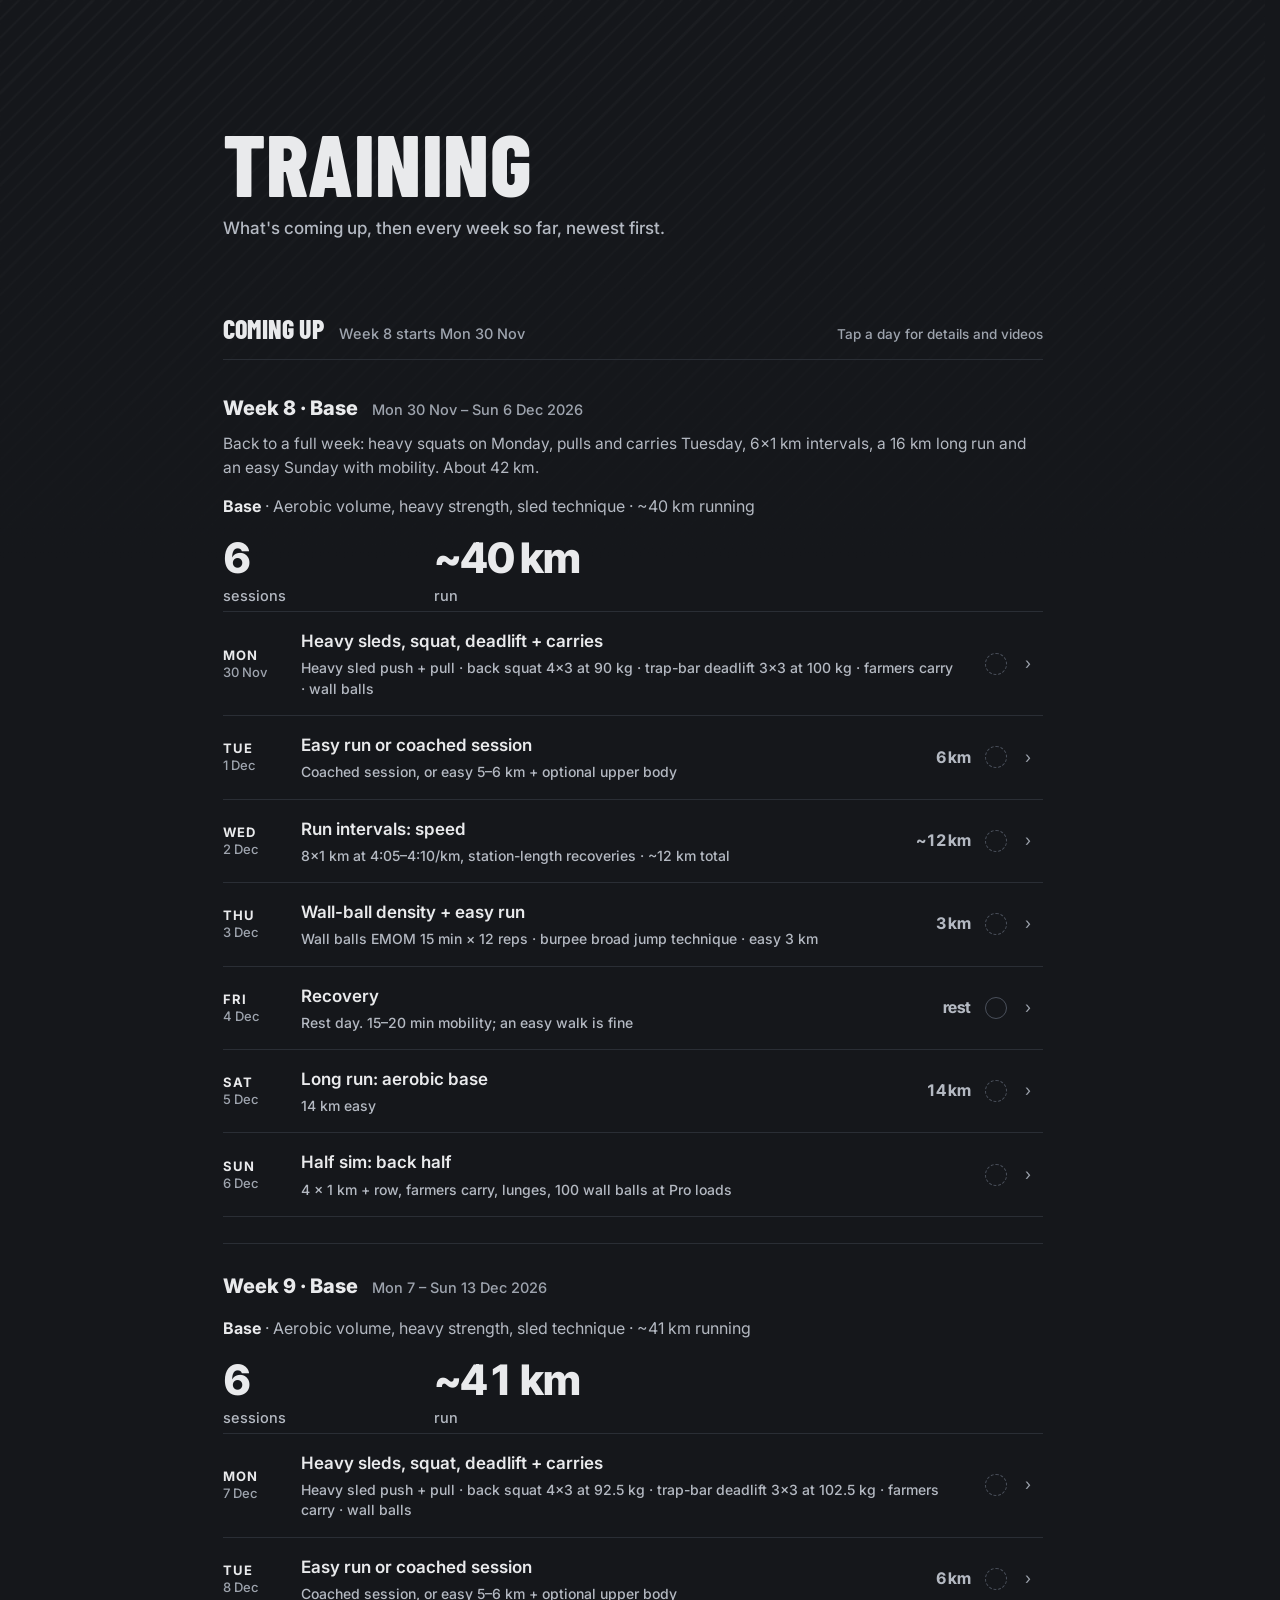
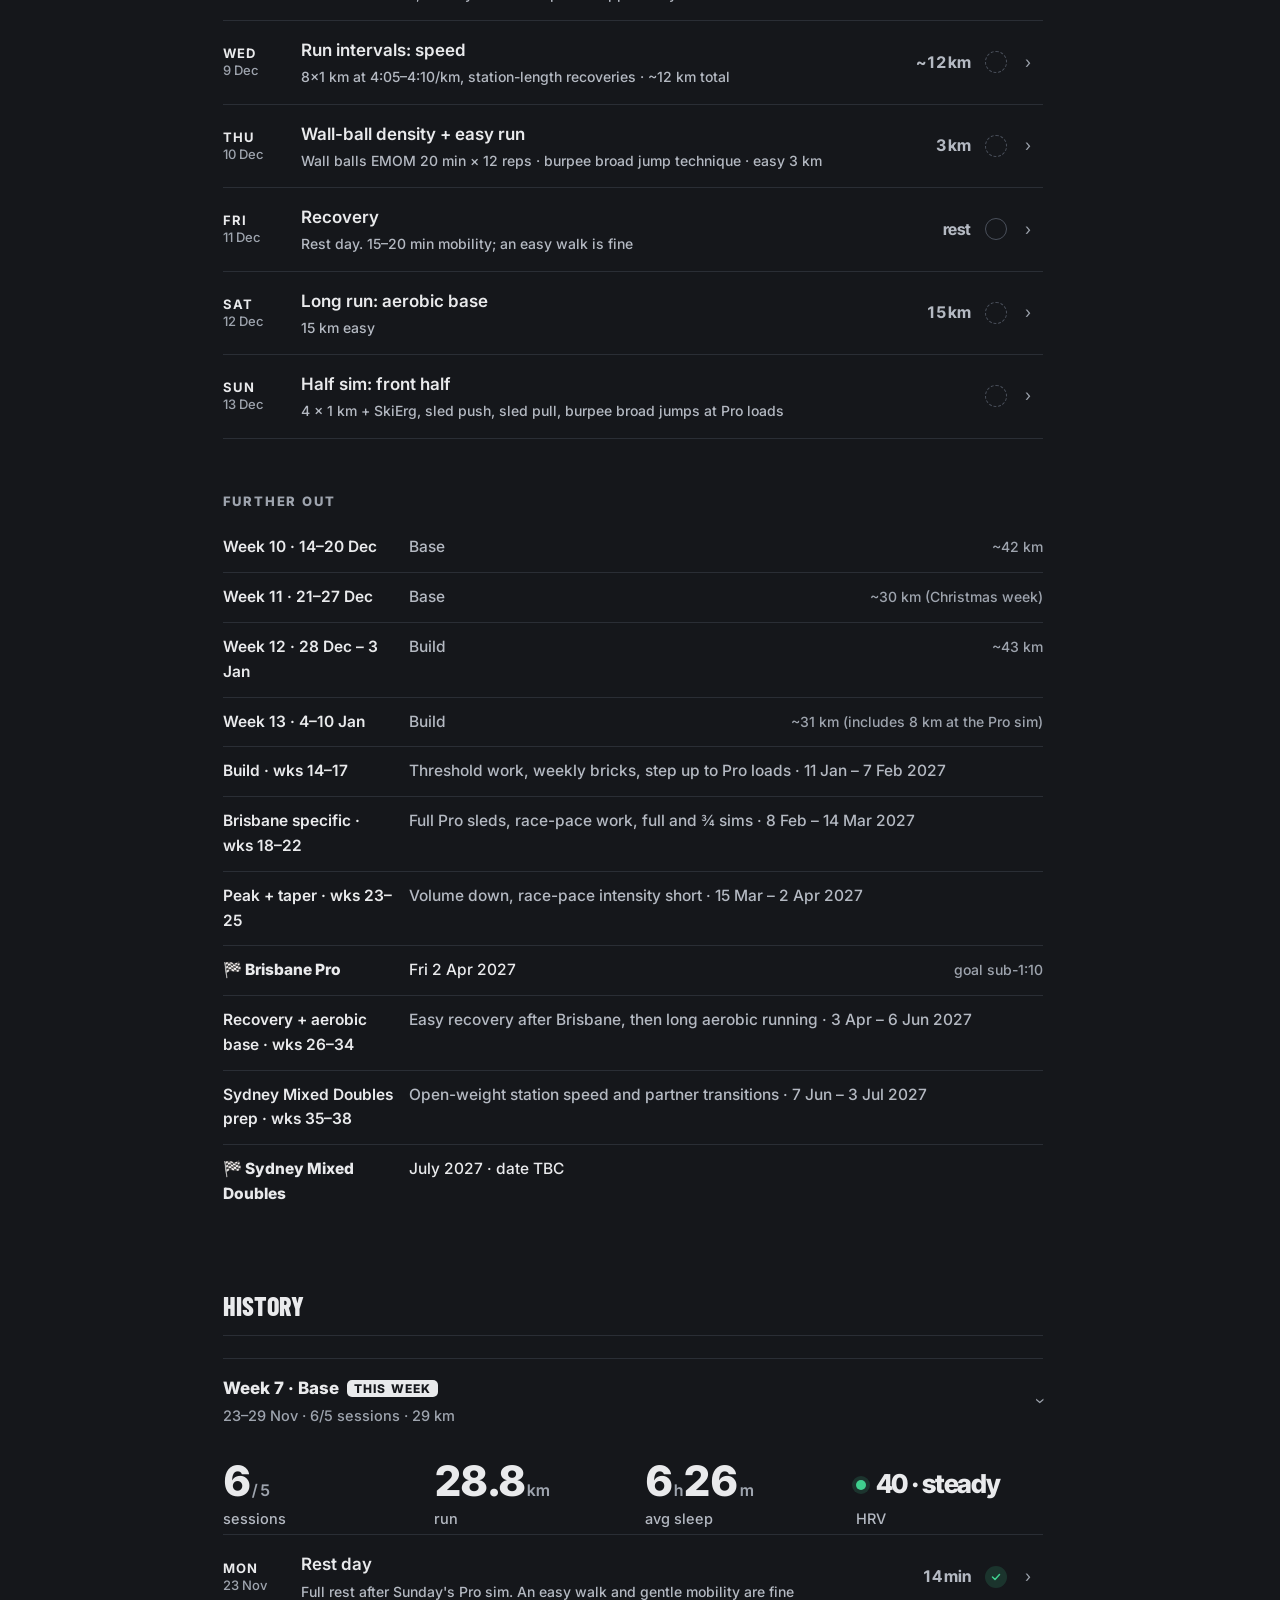
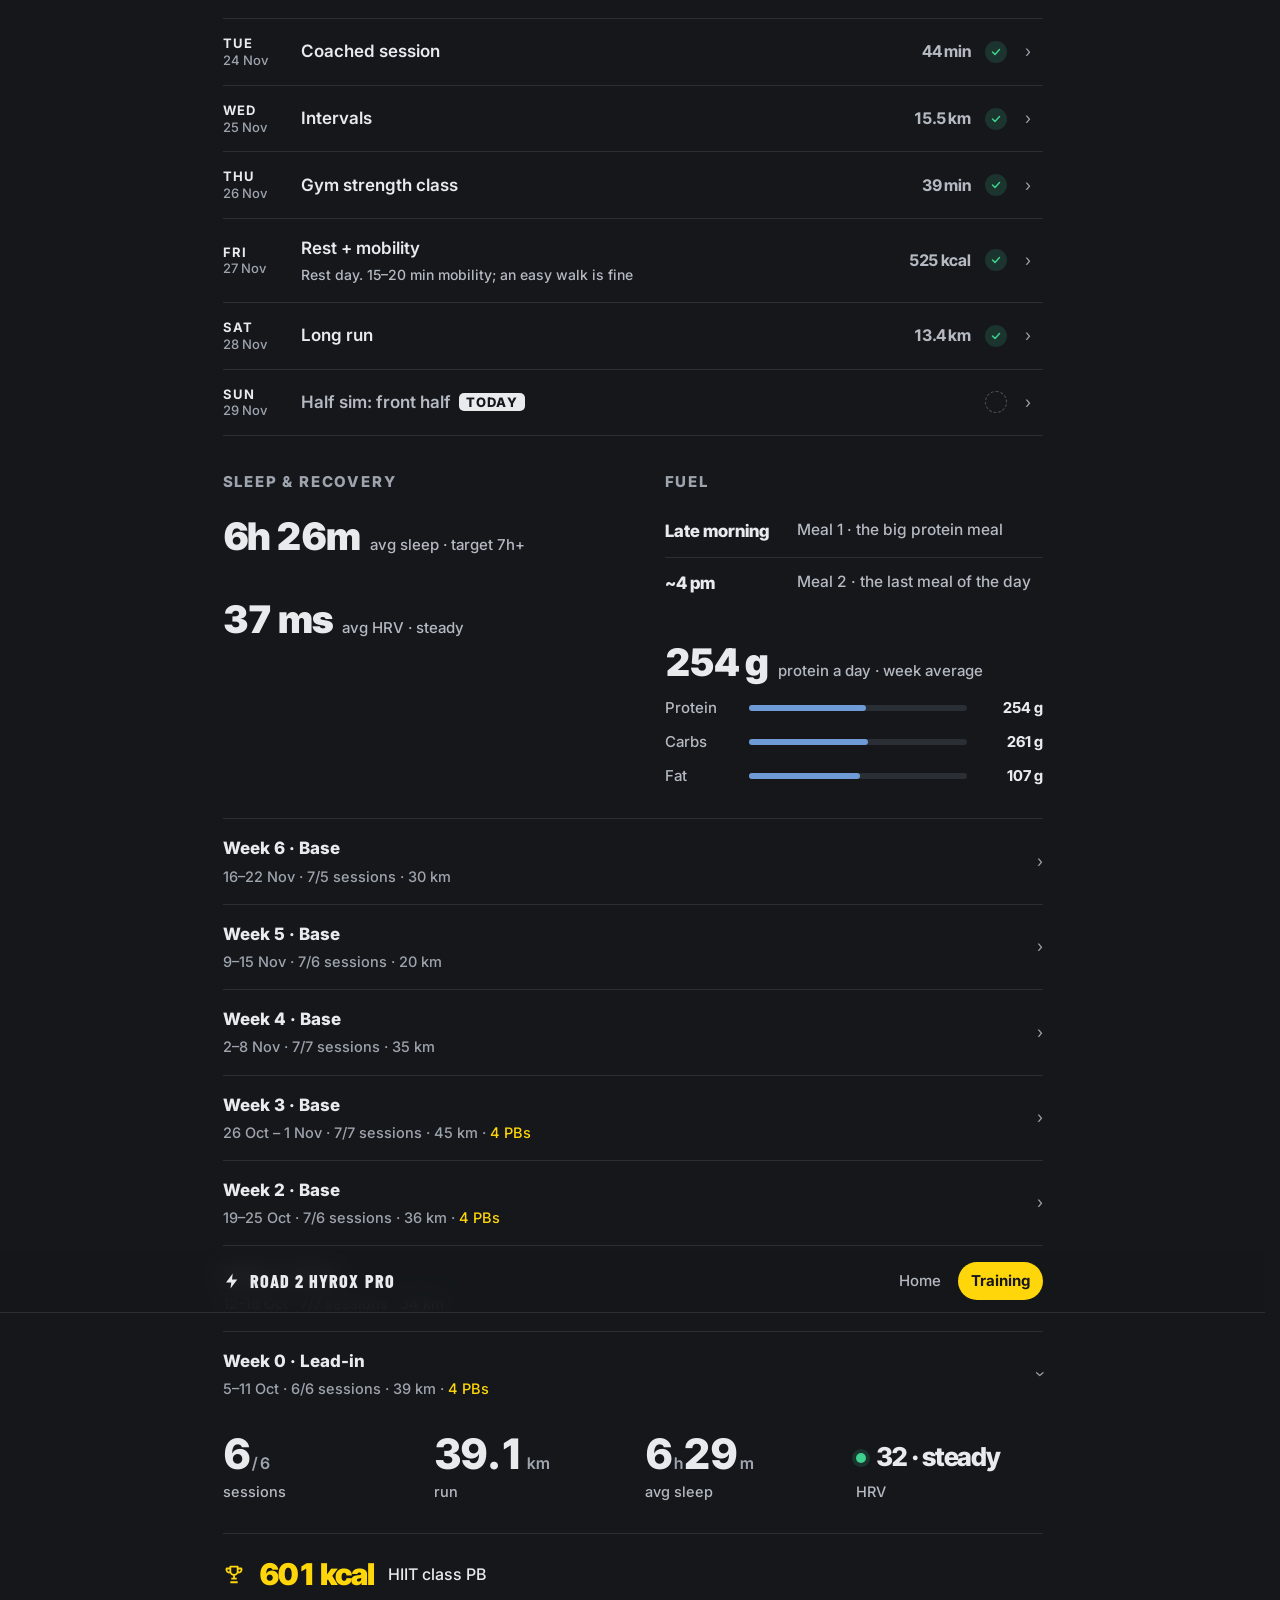
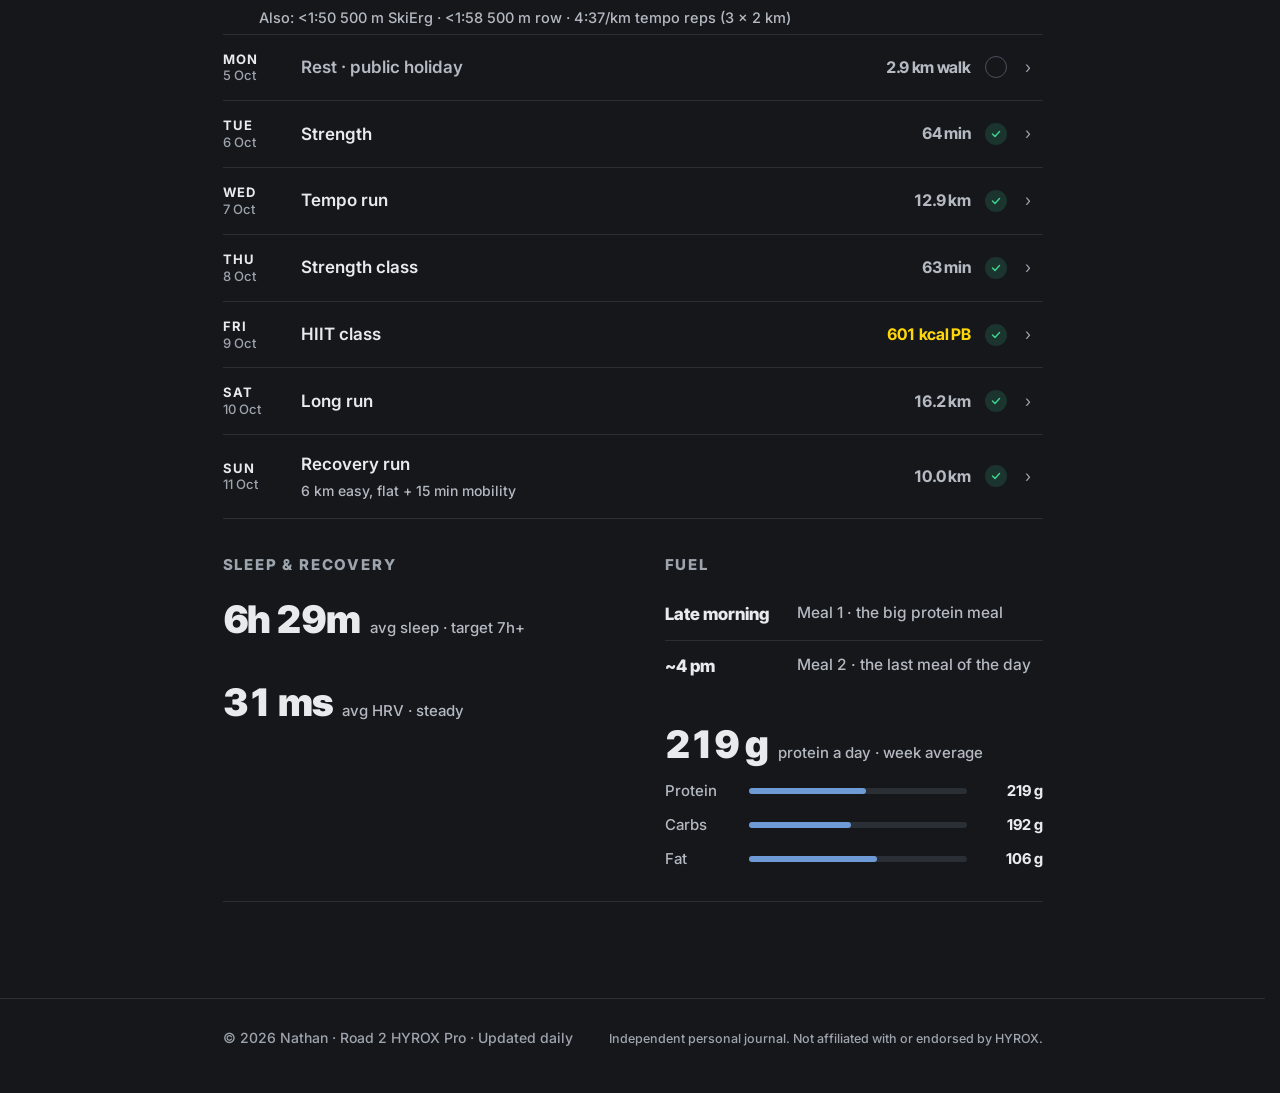
<file: weeks/2026-w41/index.html>
<!doctype html>
<html lang="en">
<head>
<meta charset="utf-8">
<title>Week 0 · Road 2 HYROX Pro</title>
<meta name="robots" content="noindex">
<meta http-equiv="refresh" content="0; url=/training/#2026-w41">
<link rel="canonical" href="https://road2hyroxpro.com/training/#2026-w41">
</head>
<body><p><a href="/training/#2026-w41">Week 0 →</a></p></body>
</html>
</file>
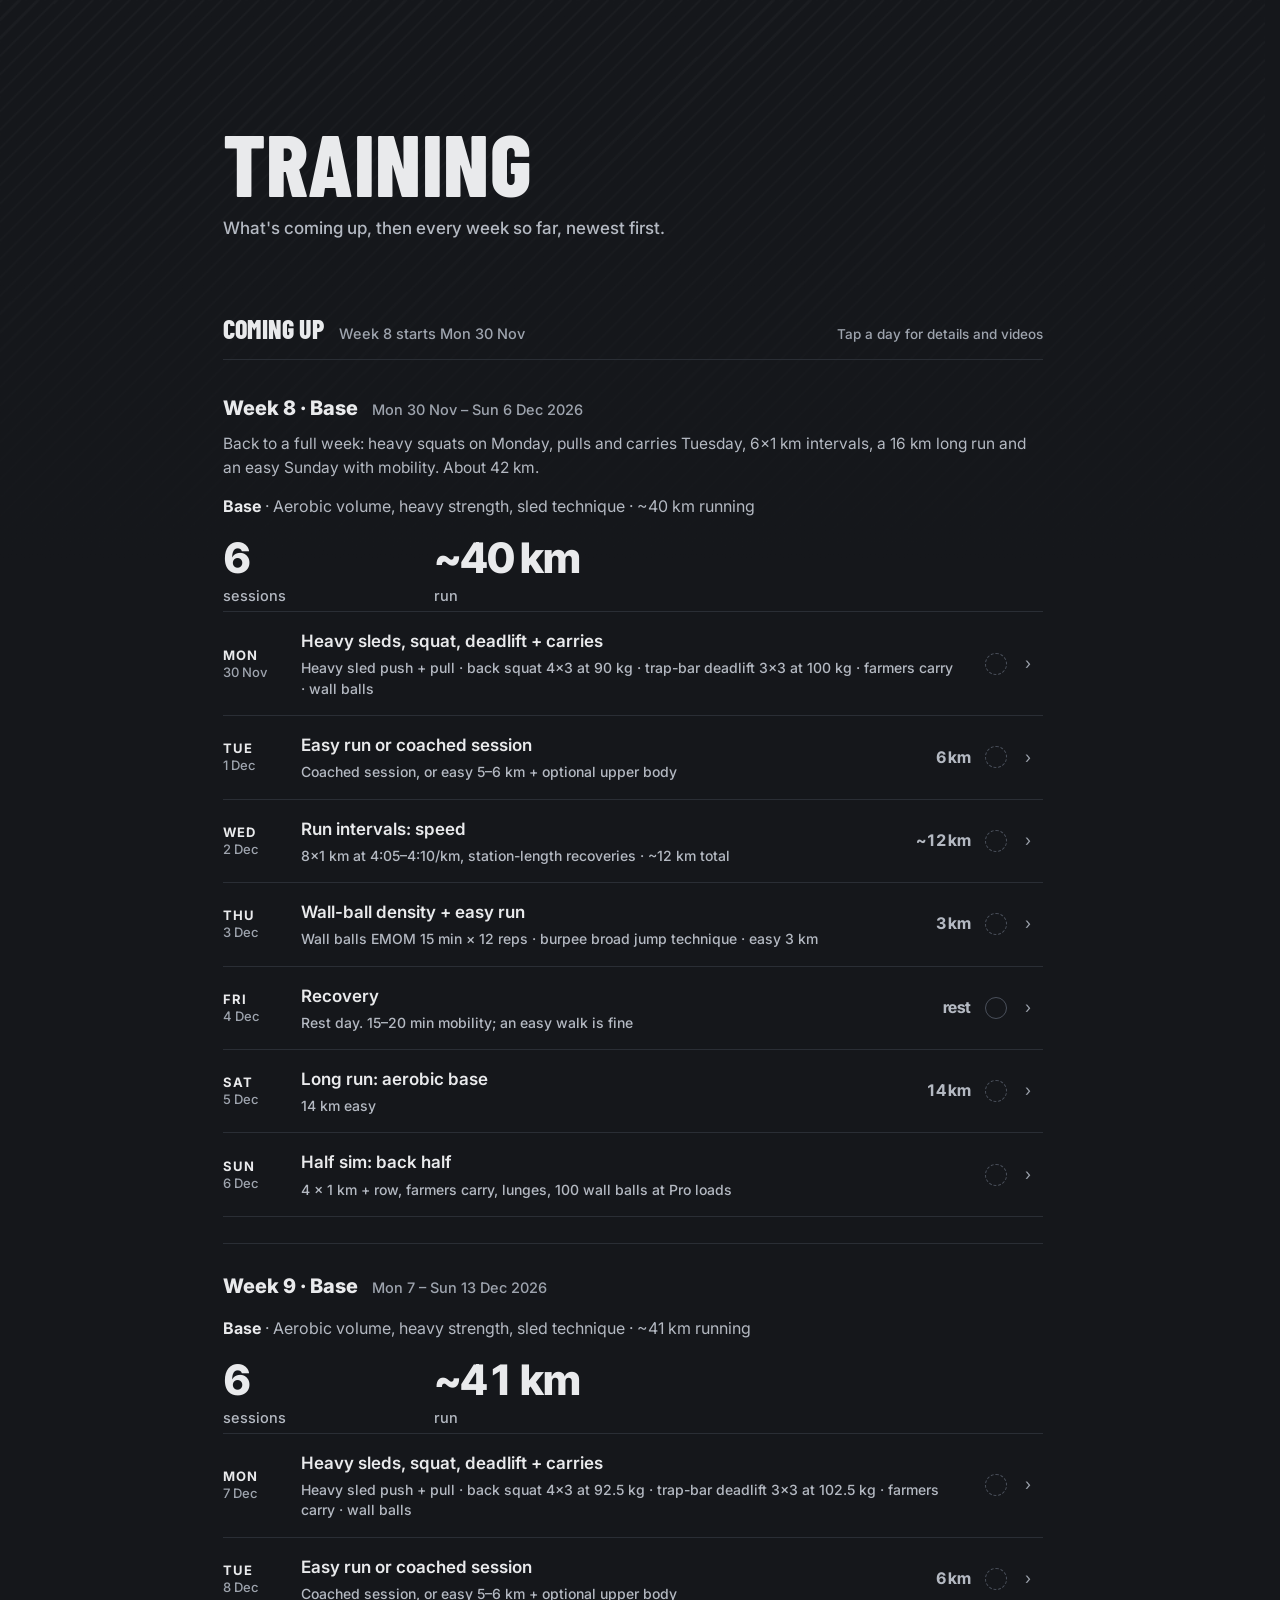
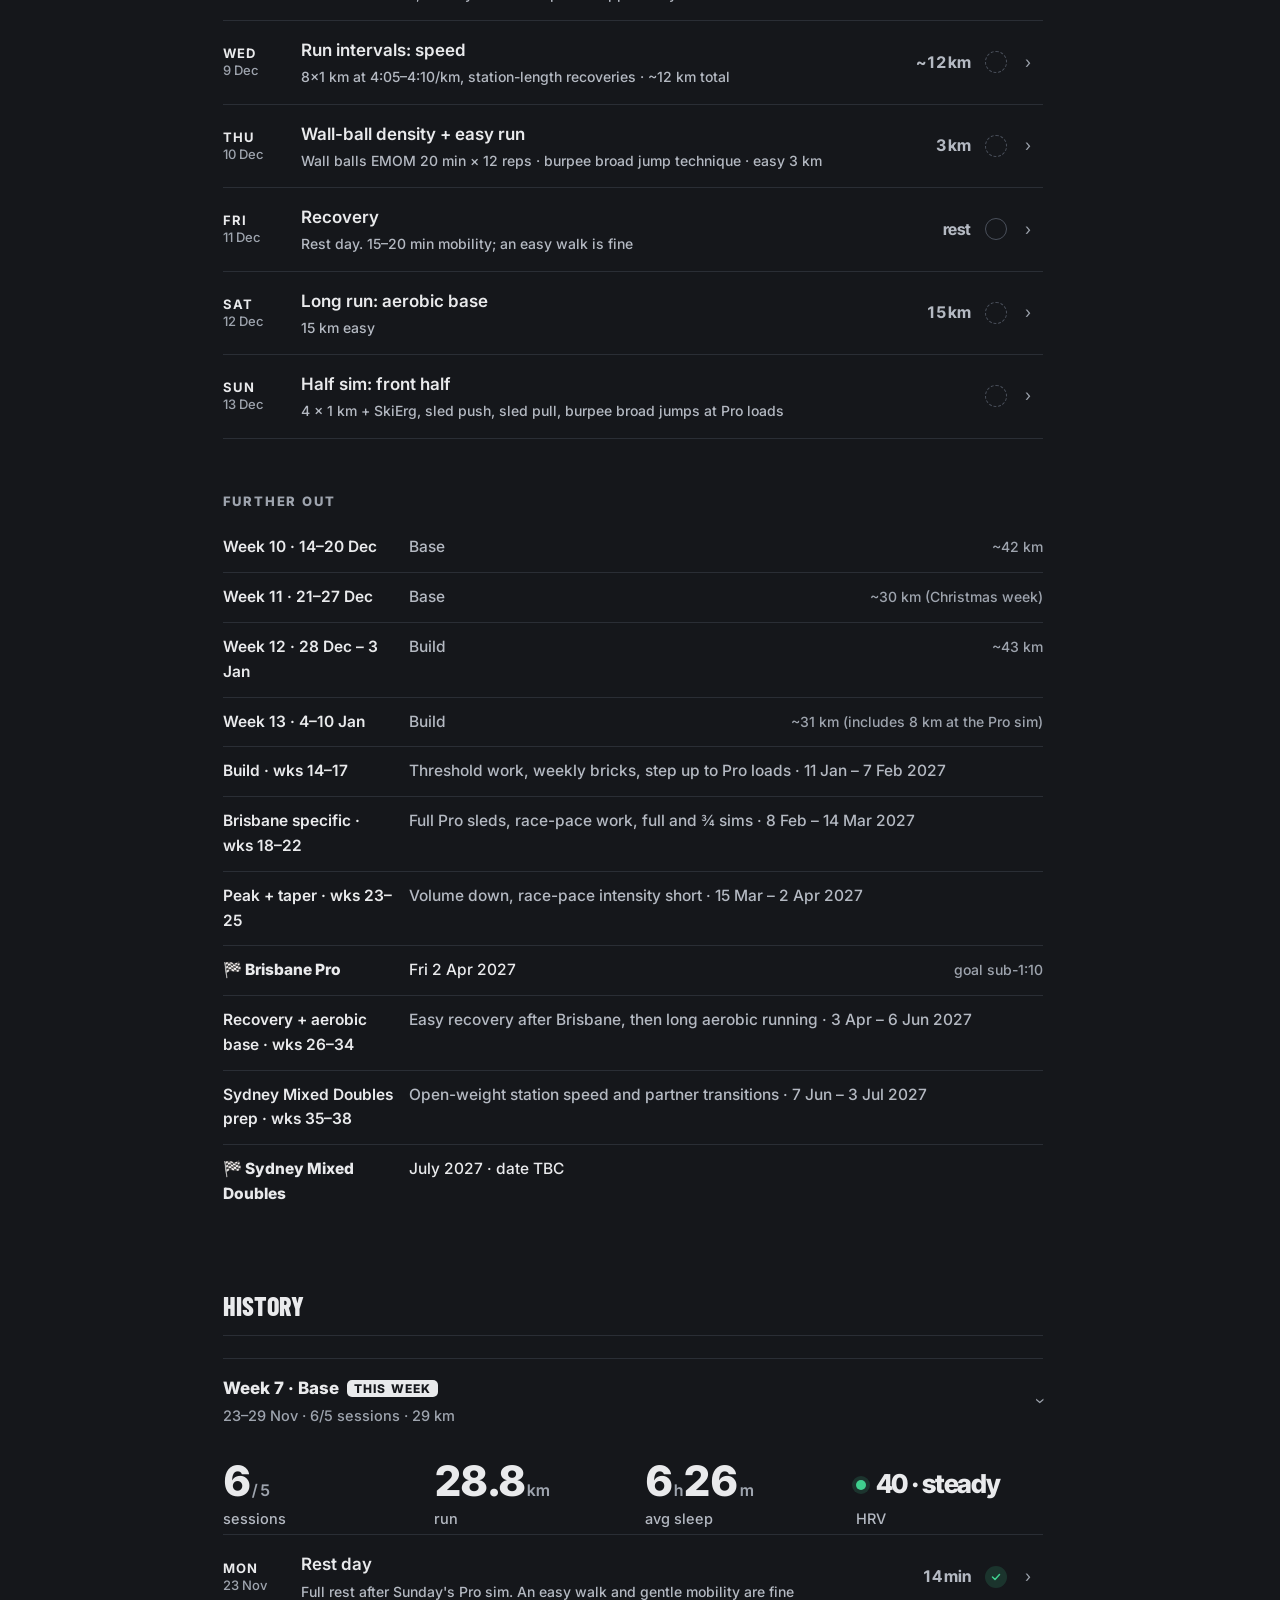
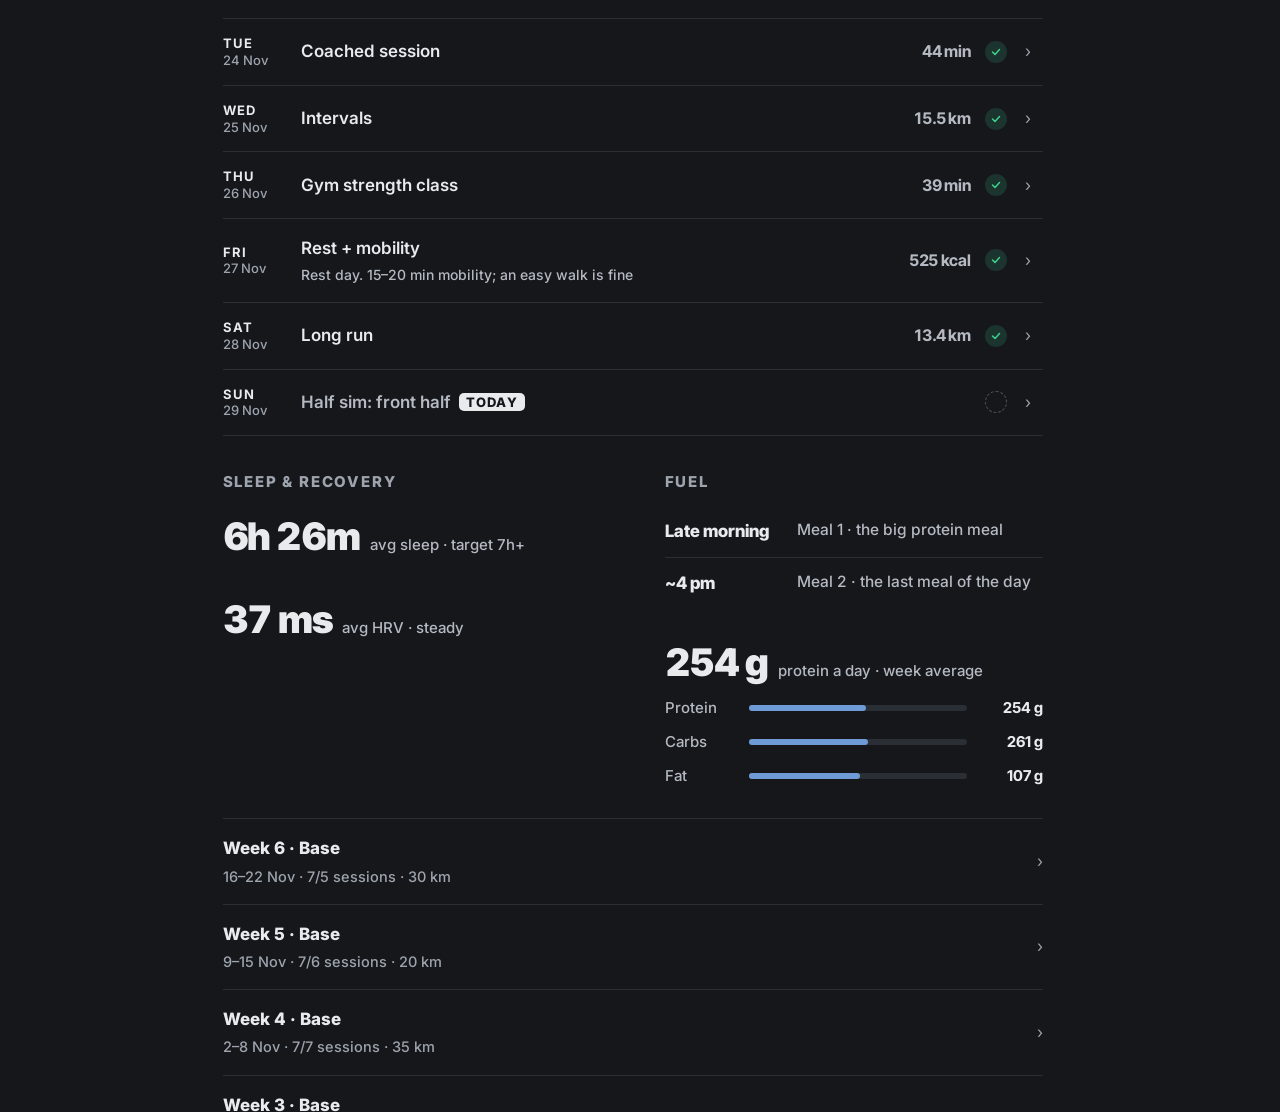
<file: weeks/2026-w42/index.html>
<!doctype html>
<html lang="en">
<head>
<meta charset="utf-8">
<title>Week 1 · Road 2 HYROX Pro</title>
<meta name="robots" content="noindex">
<meta http-equiv="refresh" content="0; url=/training/#2026-w42">
<link rel="canonical" href="https://road2hyroxpro.com/training/#2026-w42">
</head>
<body><p><a href="/training/#2026-w42">Week 1 →</a></p></body>
</html>
</file>
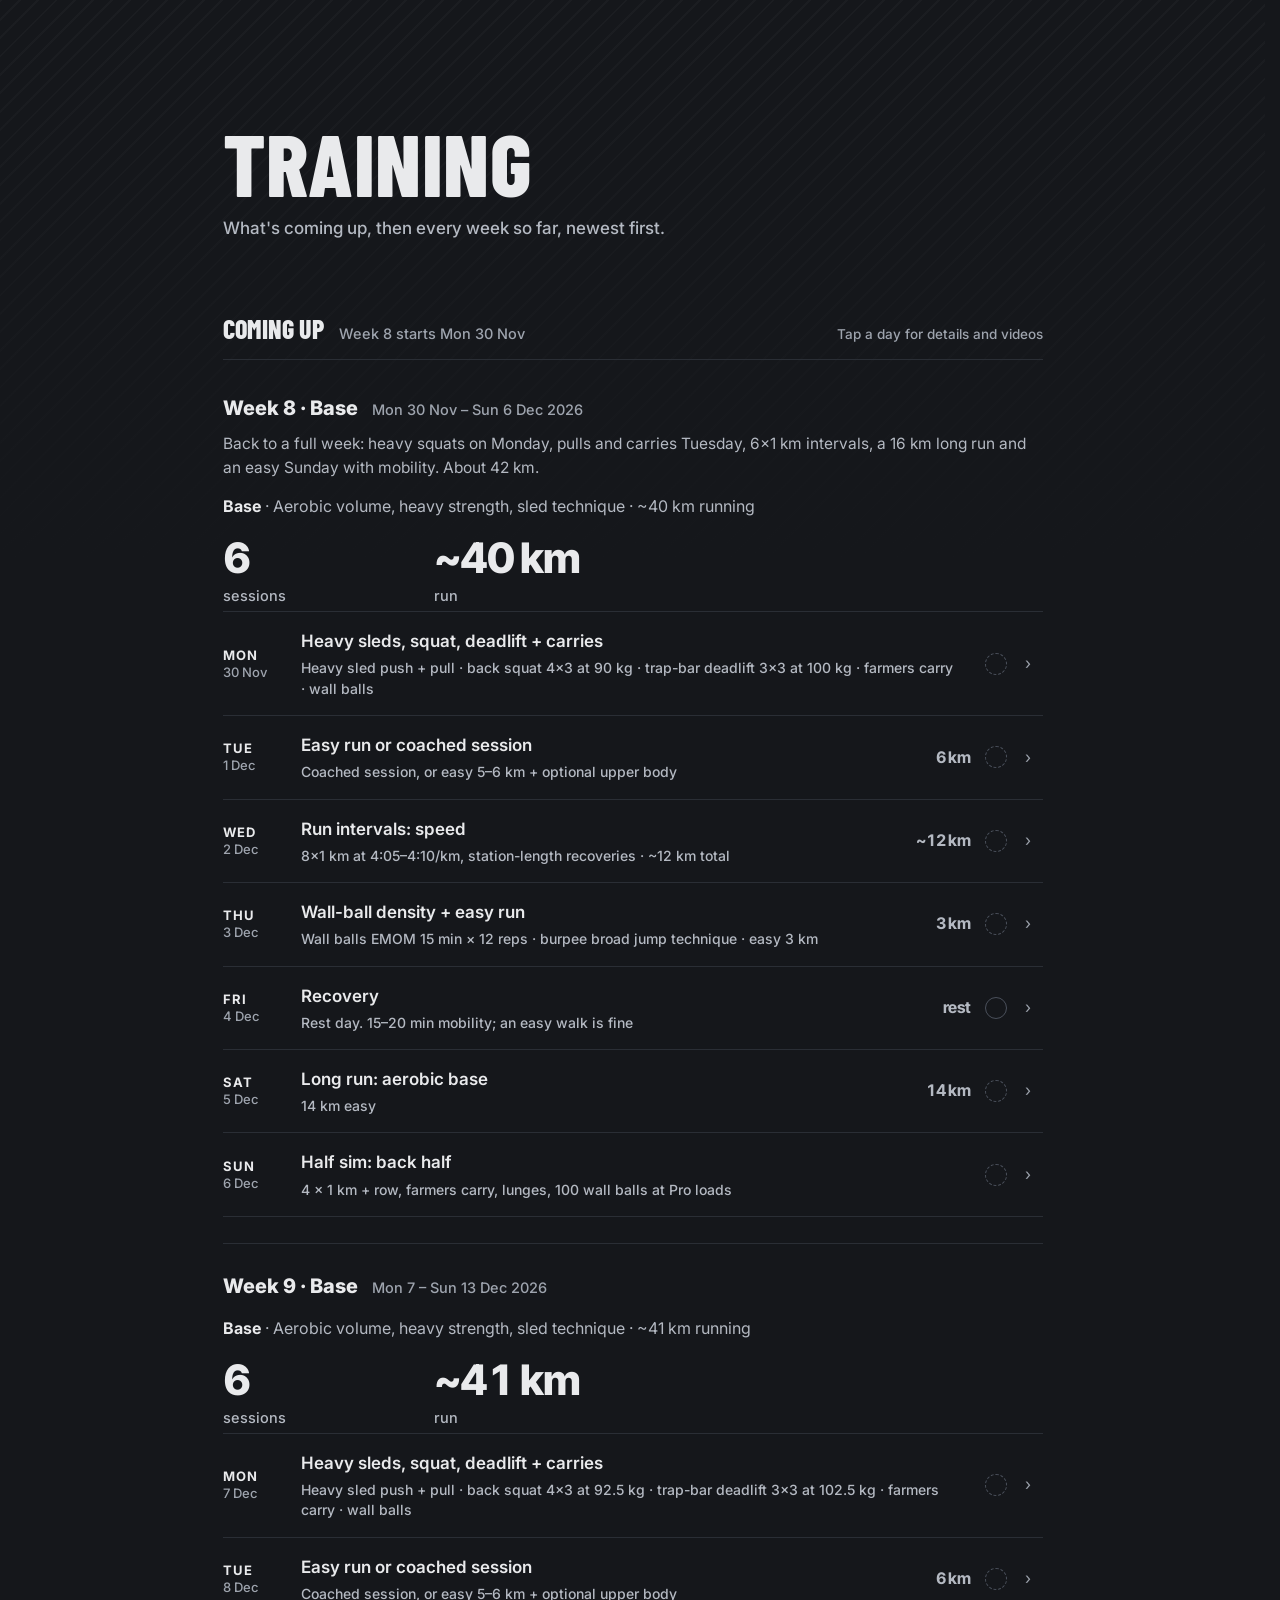
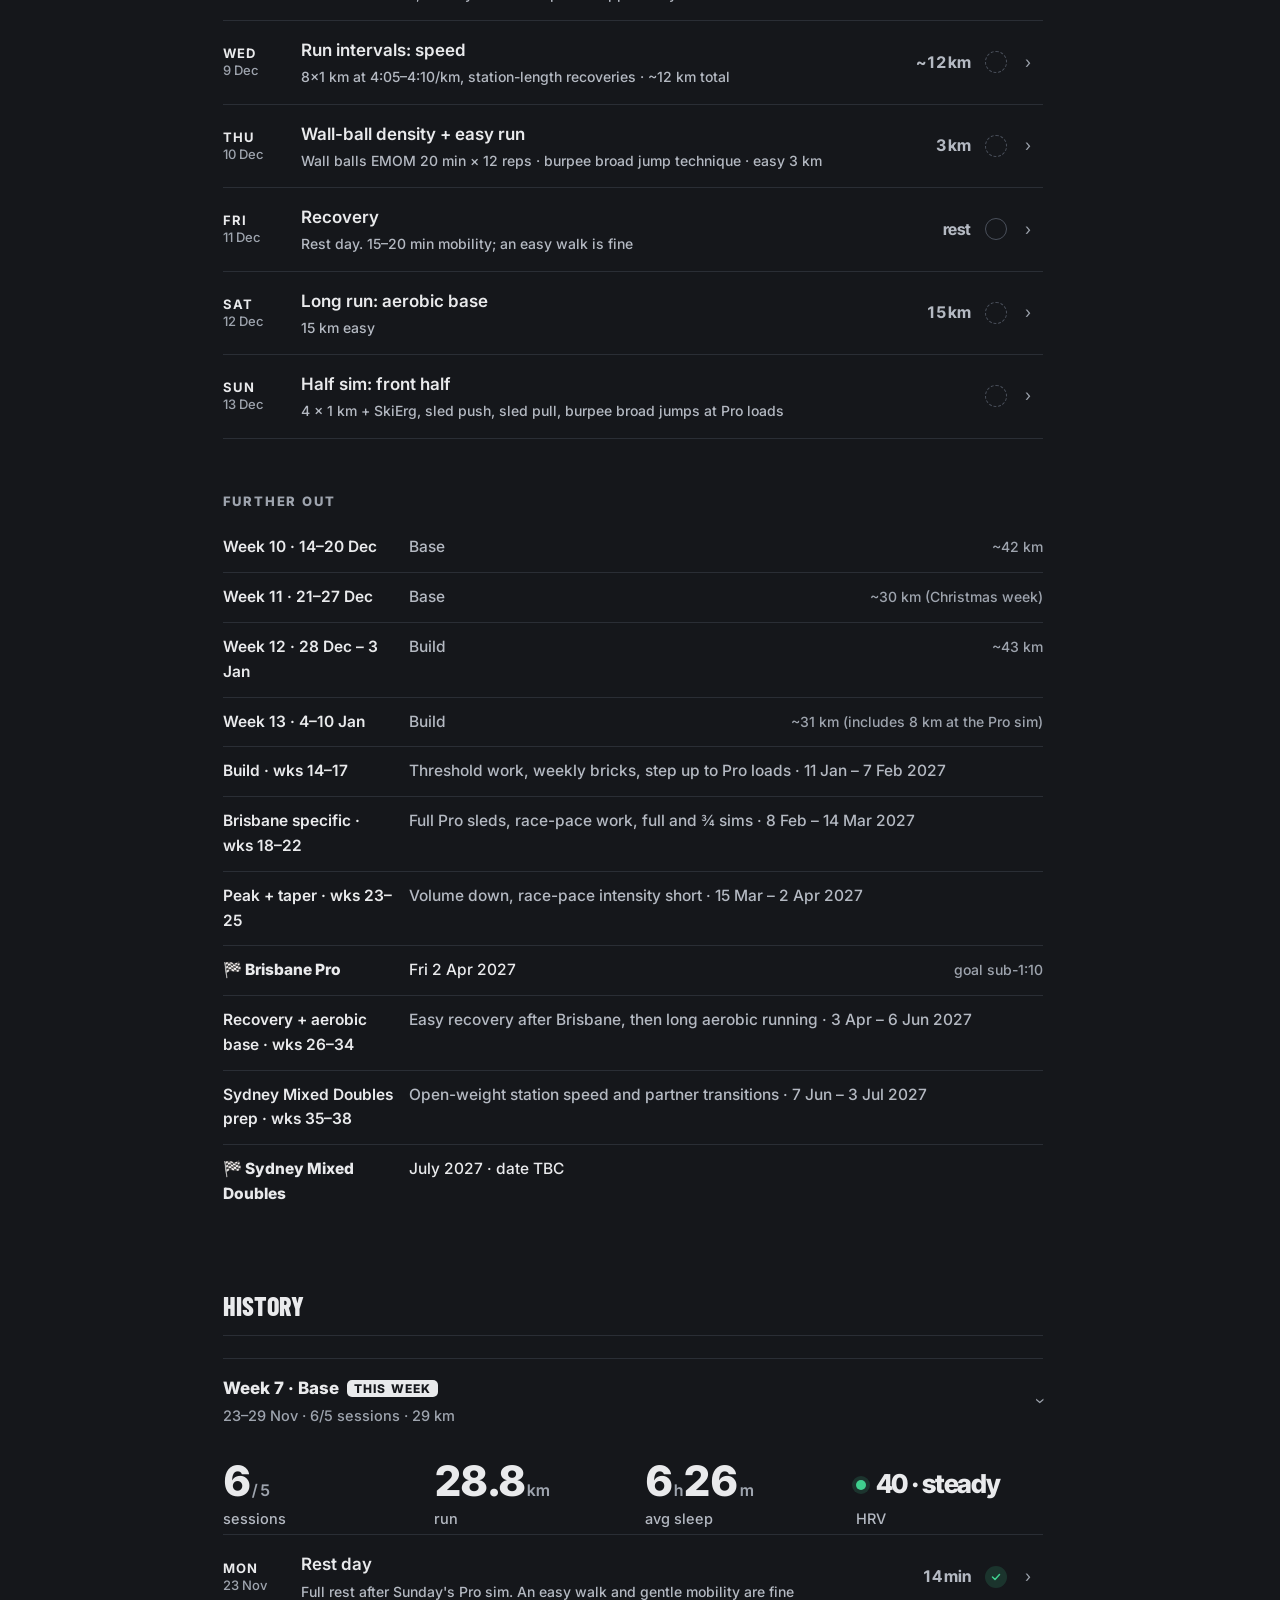
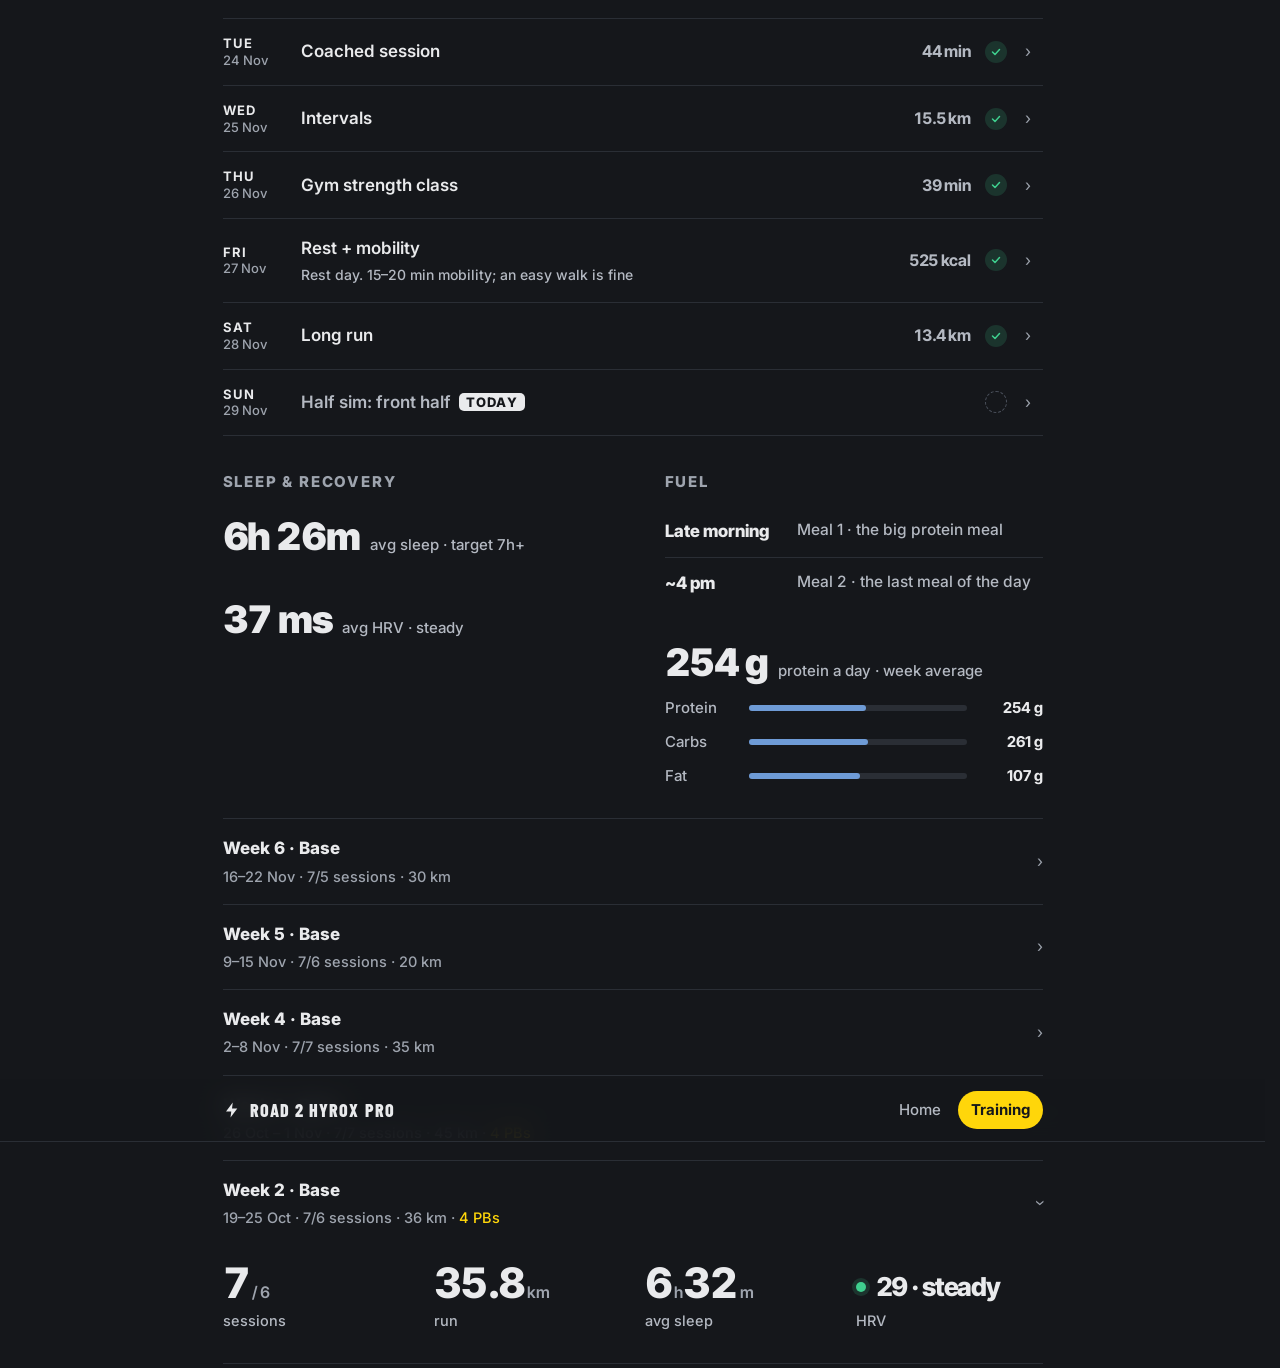
<file: weeks/2026-w43/index.html>
<!doctype html>
<html lang="en">
<head>
<meta charset="utf-8">
<title>Week 2 · Road 2 HYROX Pro</title>
<meta name="robots" content="noindex">
<meta http-equiv="refresh" content="0; url=/training/#2026-w43">
<link rel="canonical" href="https://road2hyroxpro.com/training/#2026-w43">
</head>
<body><p><a href="/training/#2026-w43">Week 2 →</a></p></body>
</html>
</file>
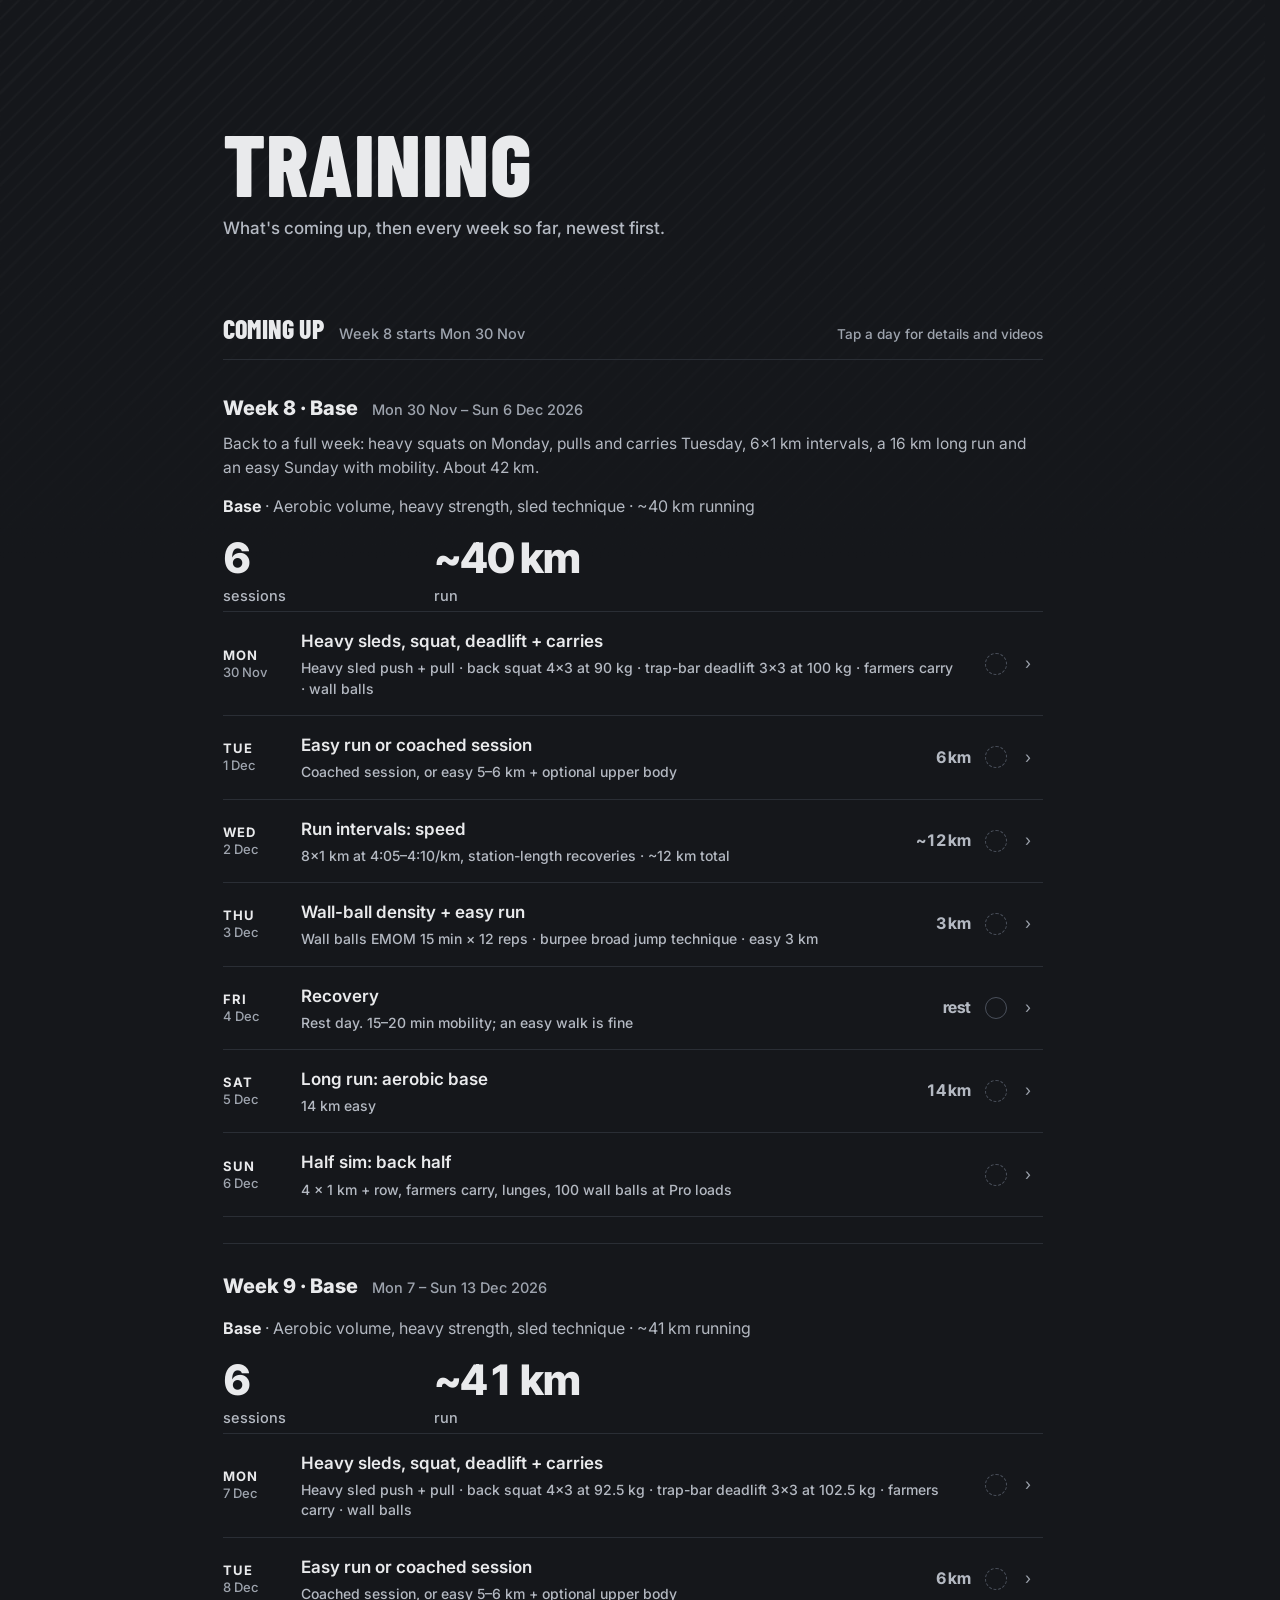
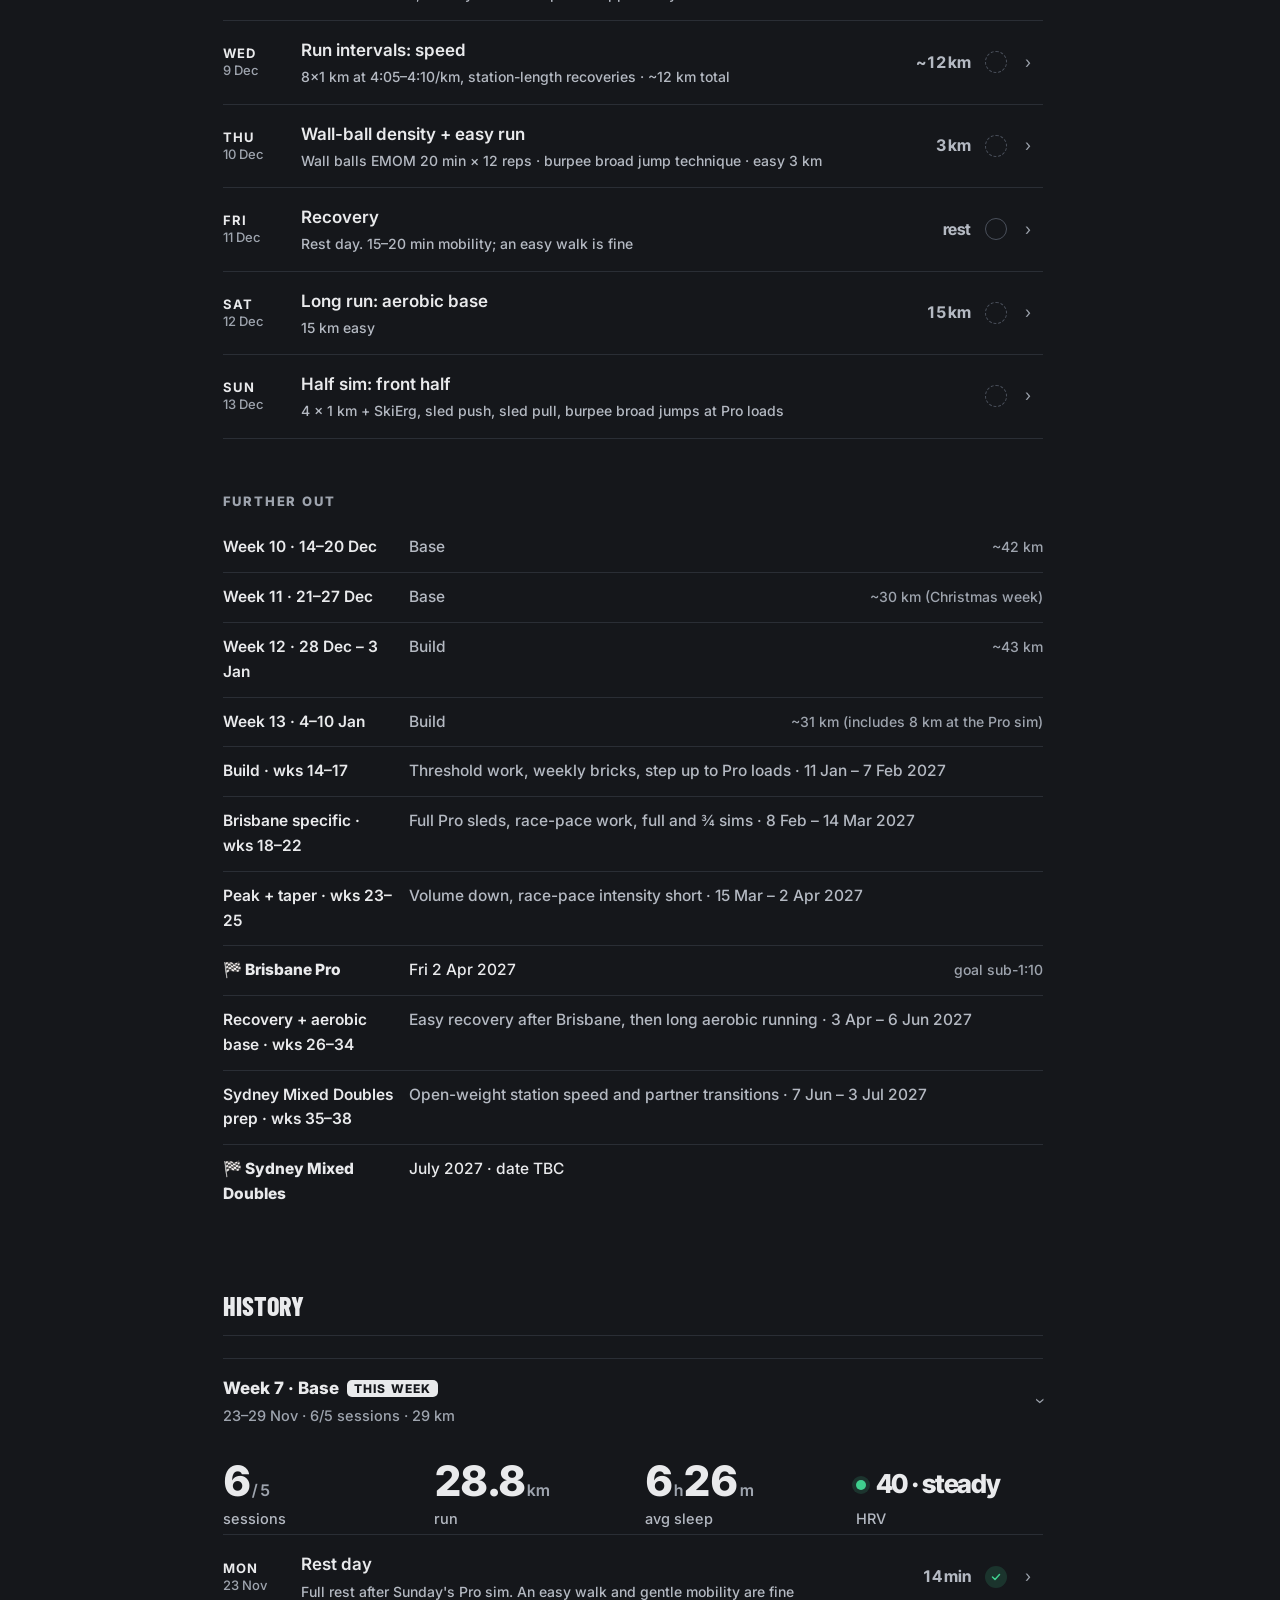
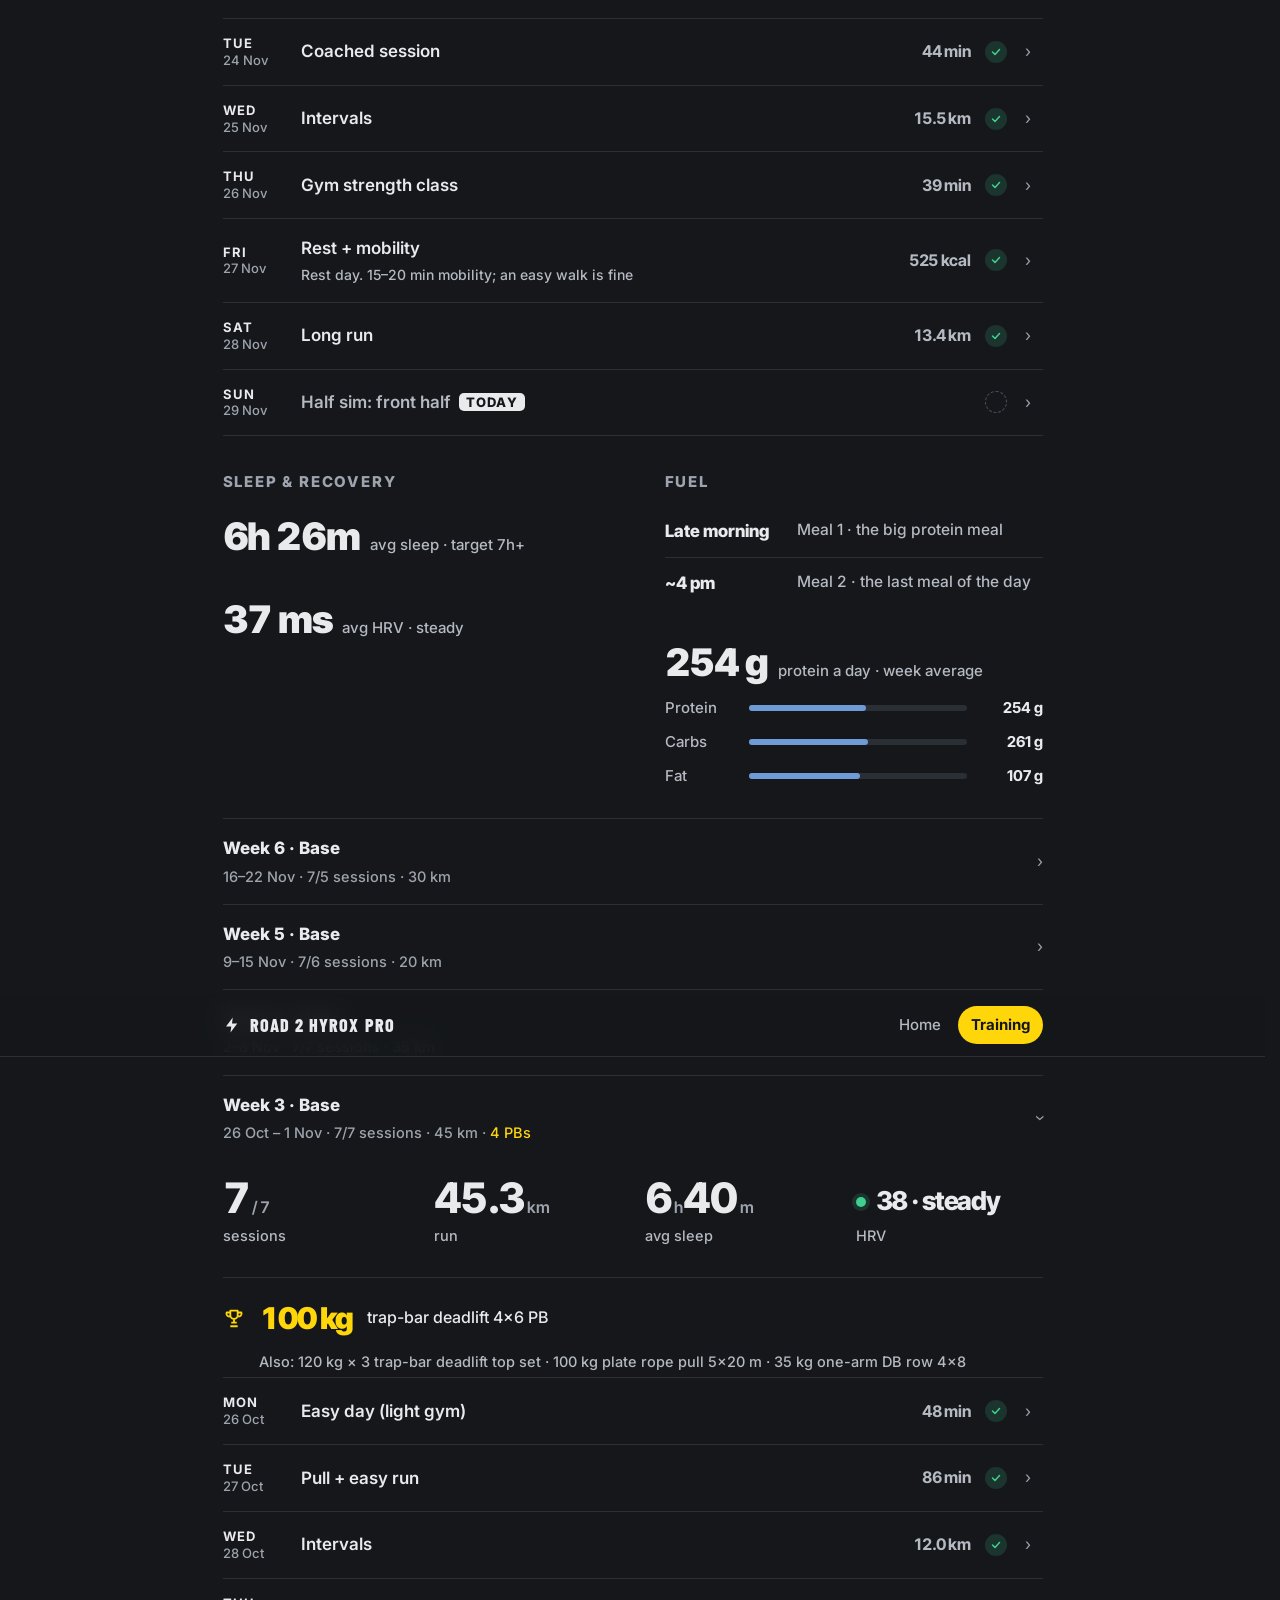
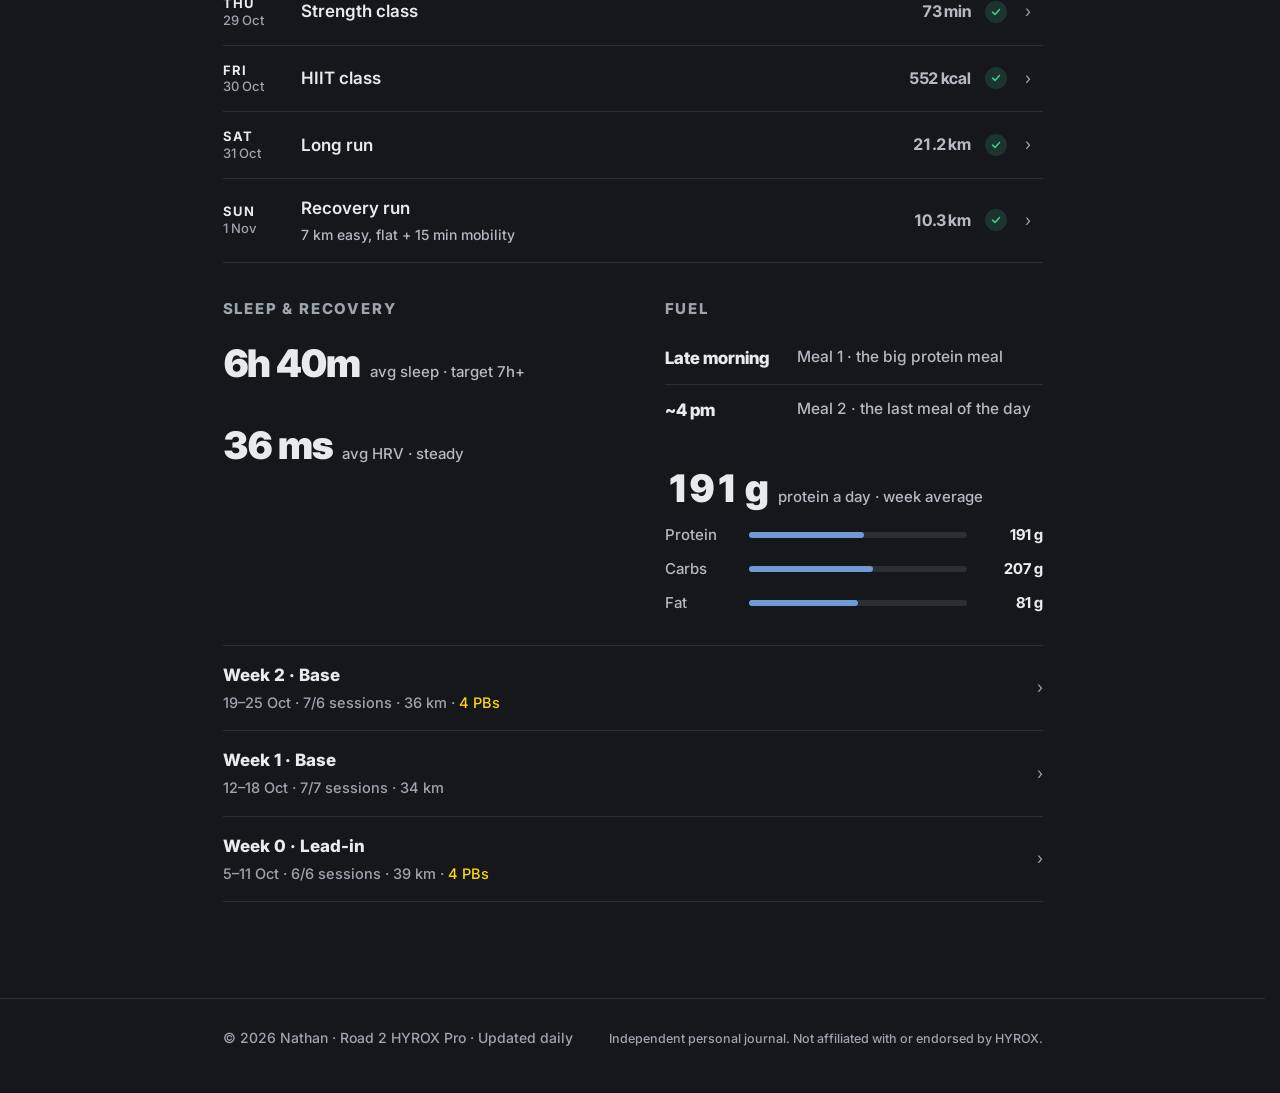
<file: weeks/2026-w44/index.html>
<!doctype html>
<html lang="en">
<head>
<meta charset="utf-8">
<title>Week 3 · Road 2 HYROX Pro</title>
<meta name="robots" content="noindex">
<meta http-equiv="refresh" content="0; url=/training/#2026-w44">
<link rel="canonical" href="https://road2hyroxpro.com/training/#2026-w44">
</head>
<body><p><a href="/training/#2026-w44">Week 3 →</a></p></body>
</html>
</file>
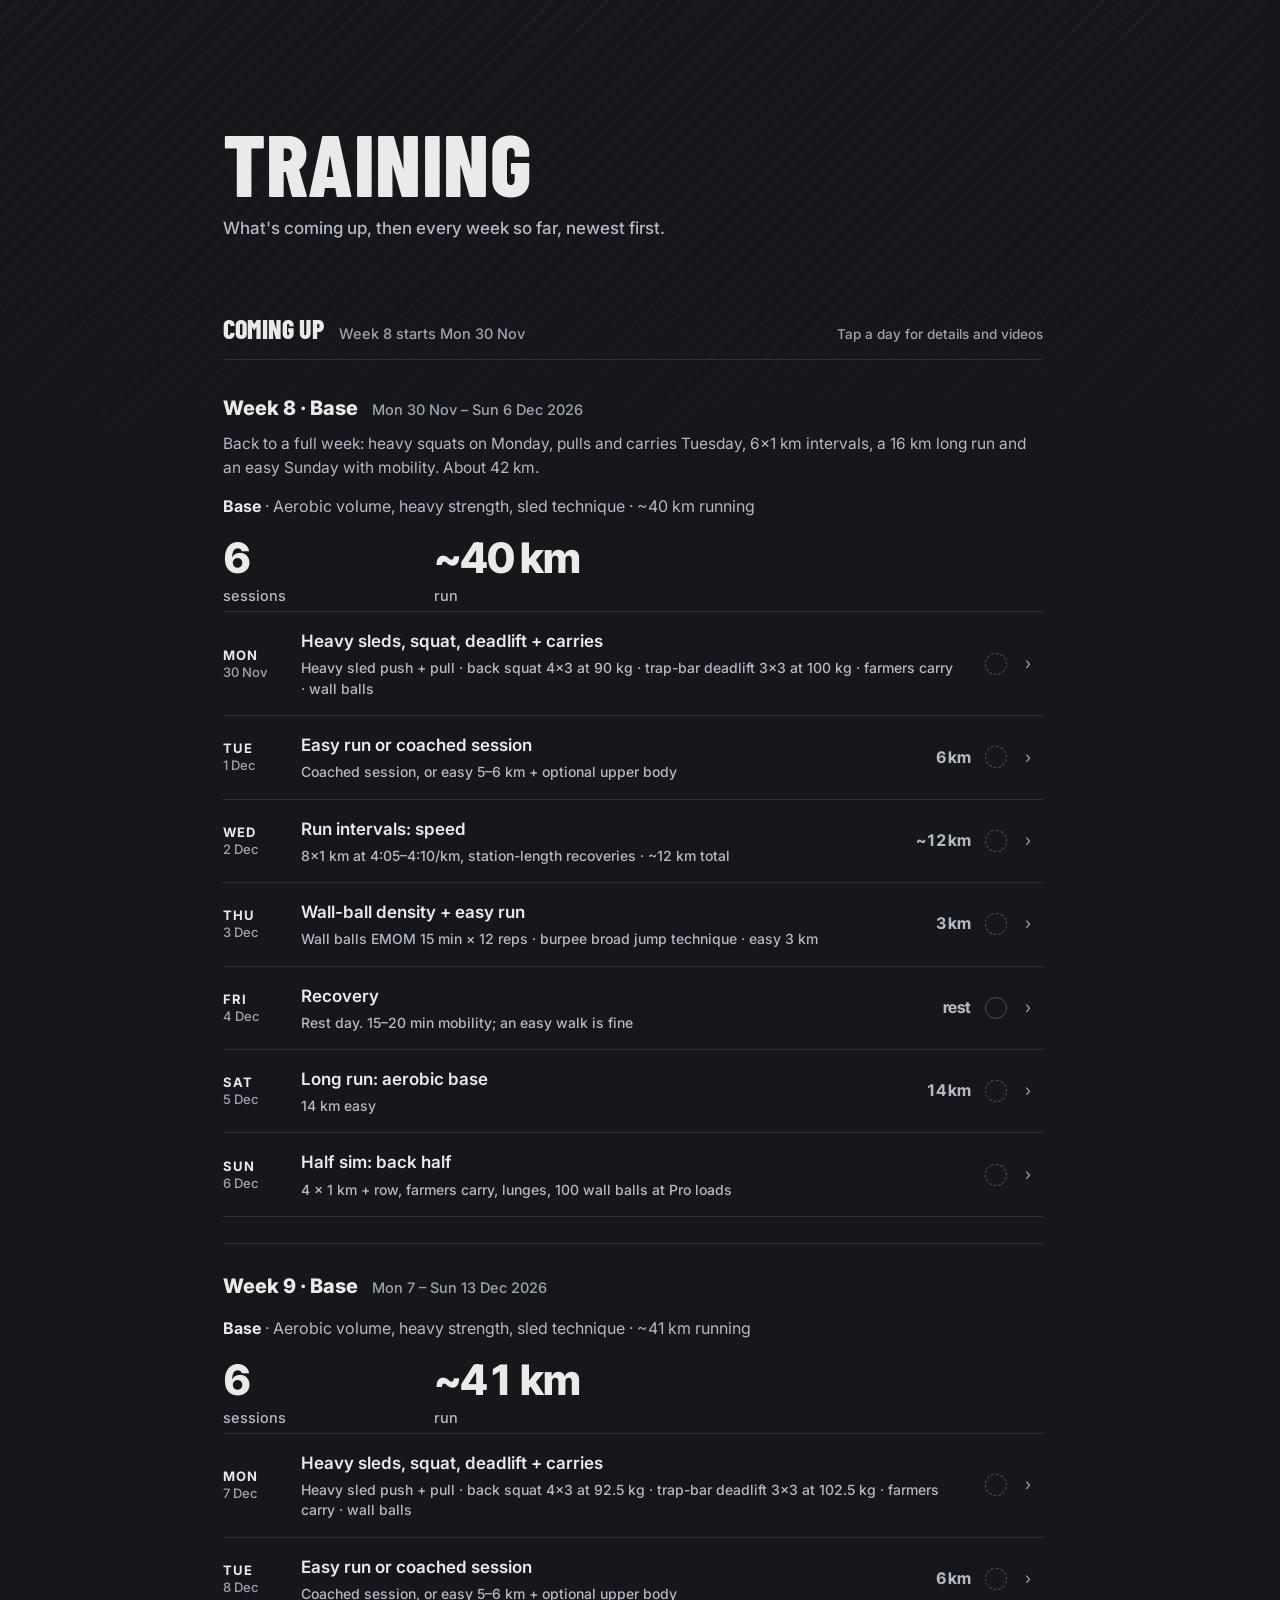
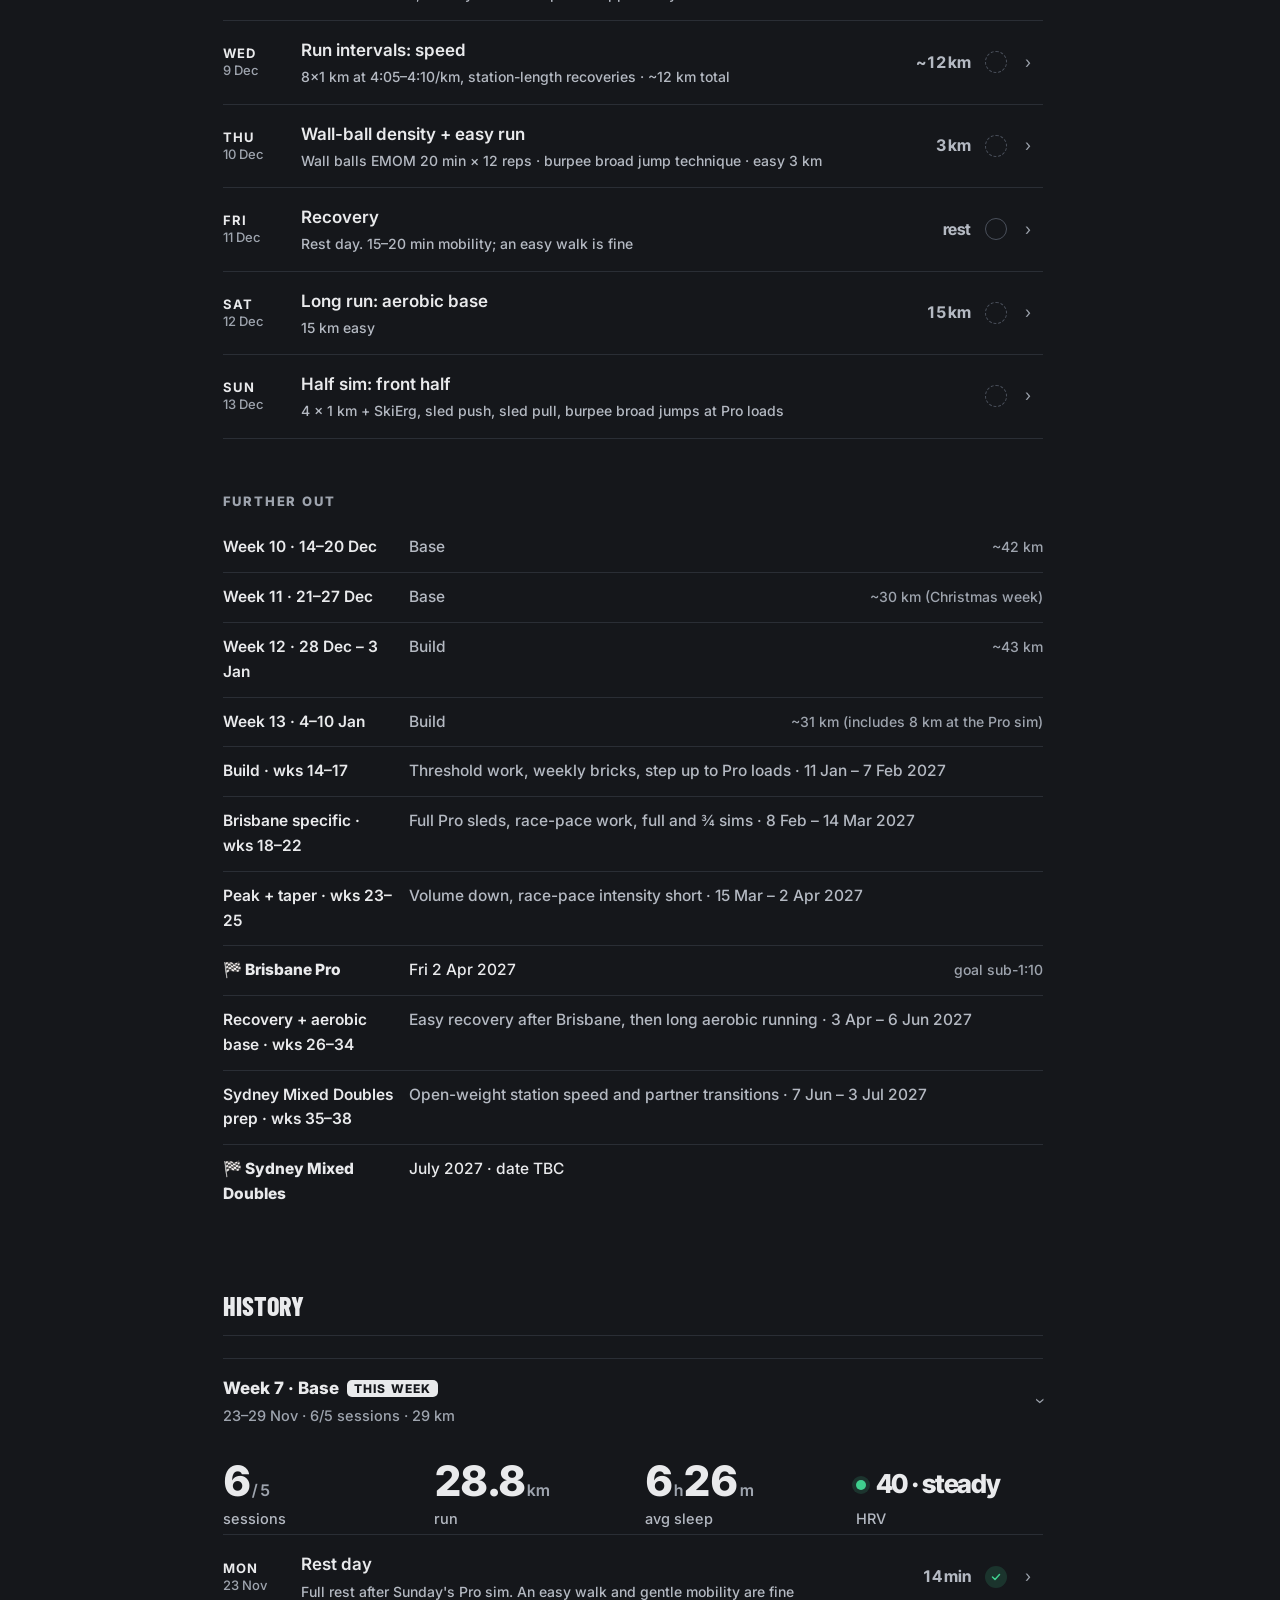
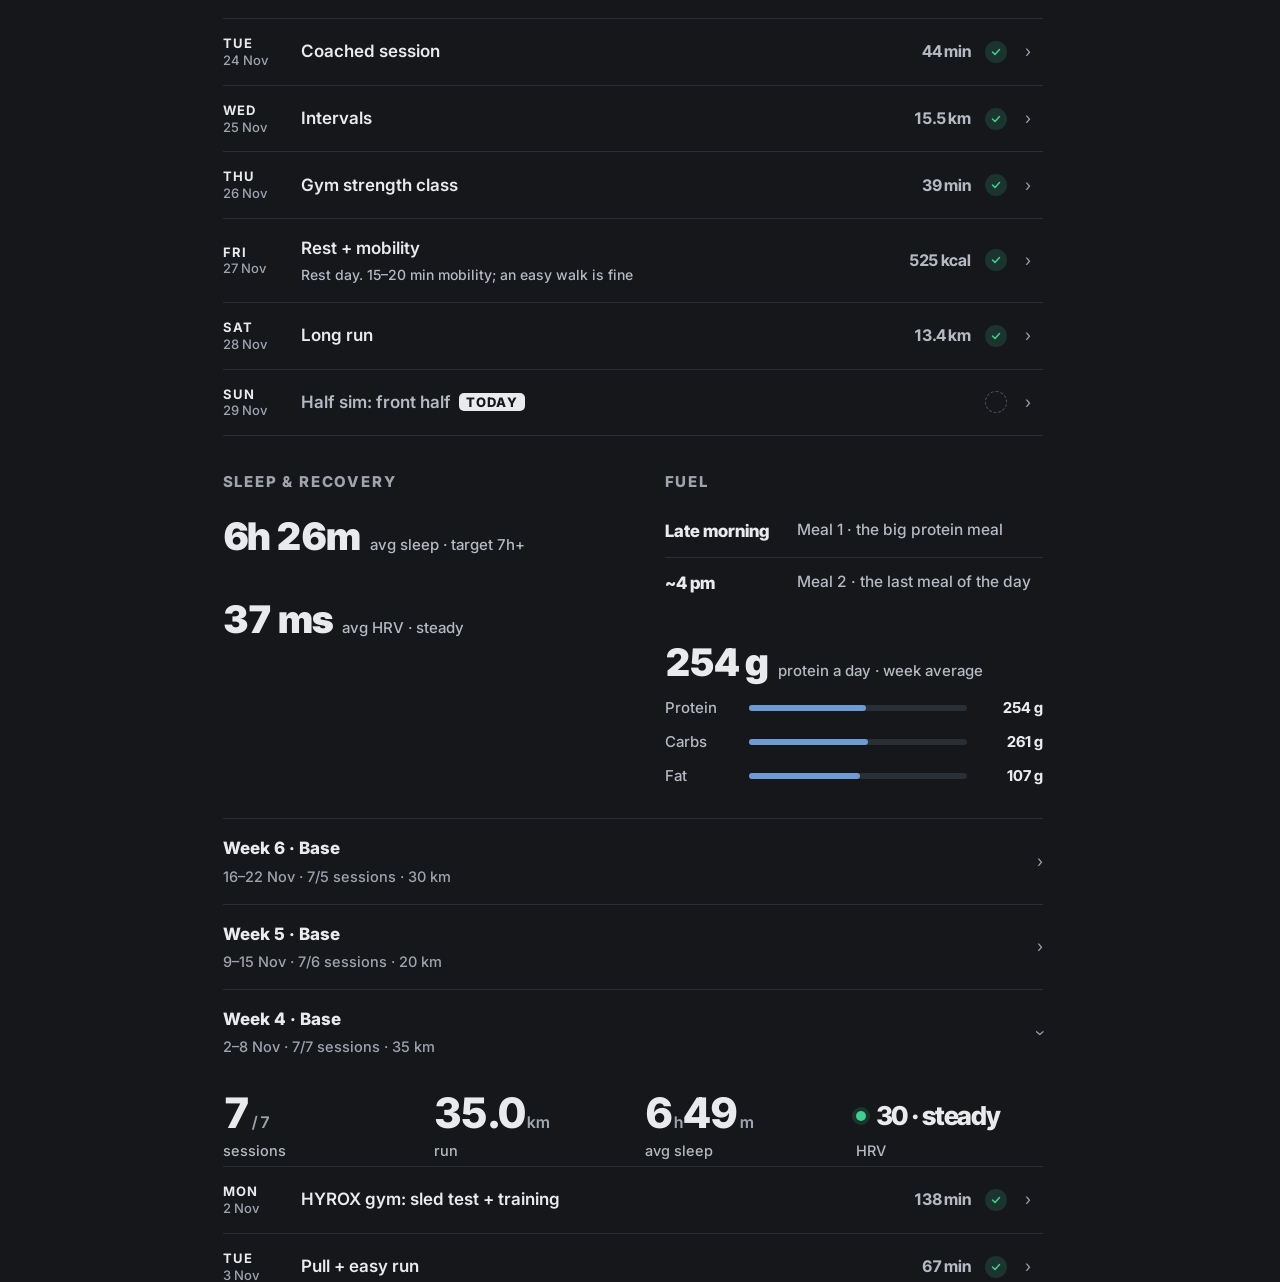
<file: weeks/2026-w45/index.html>
<!doctype html>
<html lang="en">
<head>
<meta charset="utf-8">
<title>Week 4 · Road 2 HYROX Pro</title>
<meta name="robots" content="noindex">
<meta http-equiv="refresh" content="0; url=/training/#2026-w45">
<link rel="canonical" href="https://road2hyroxpro.com/training/#2026-w45">
</head>
<body><p><a href="/training/#2026-w45">Week 4 →</a></p></body>
</html>
</file>
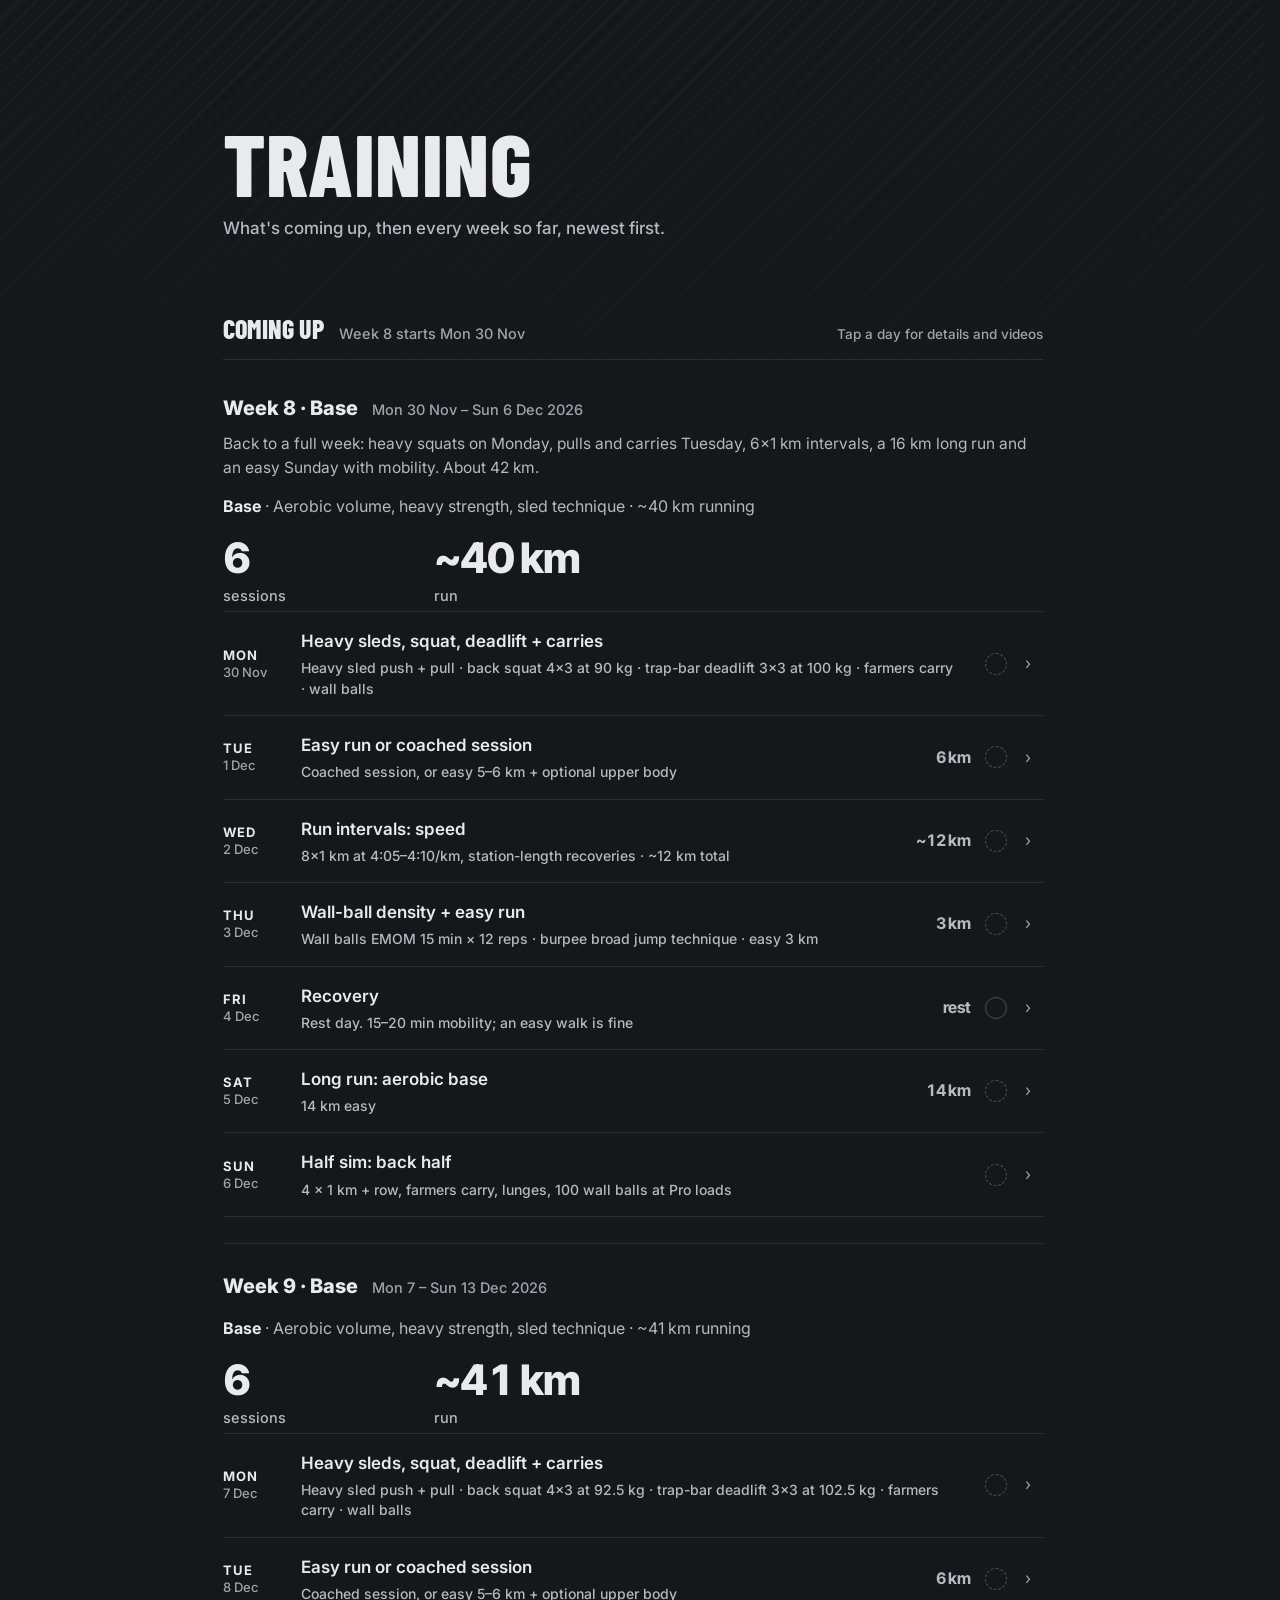
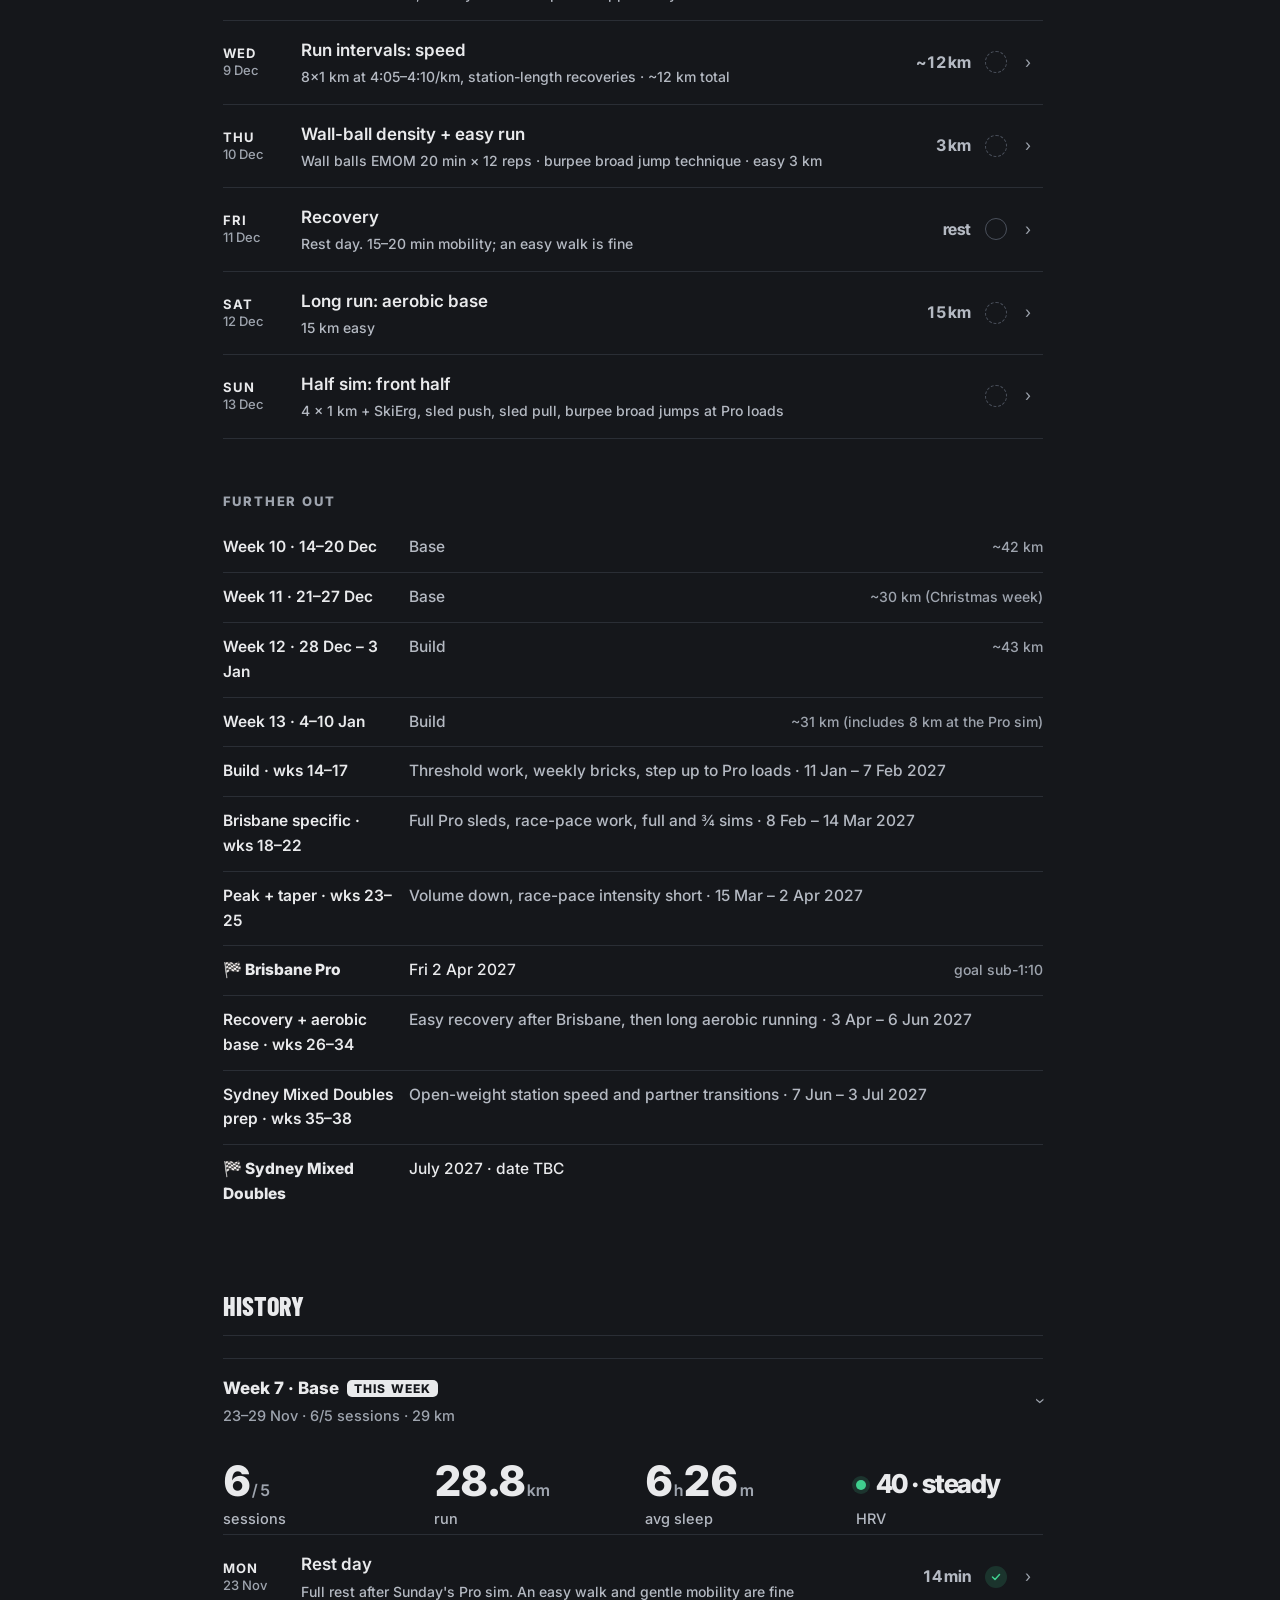
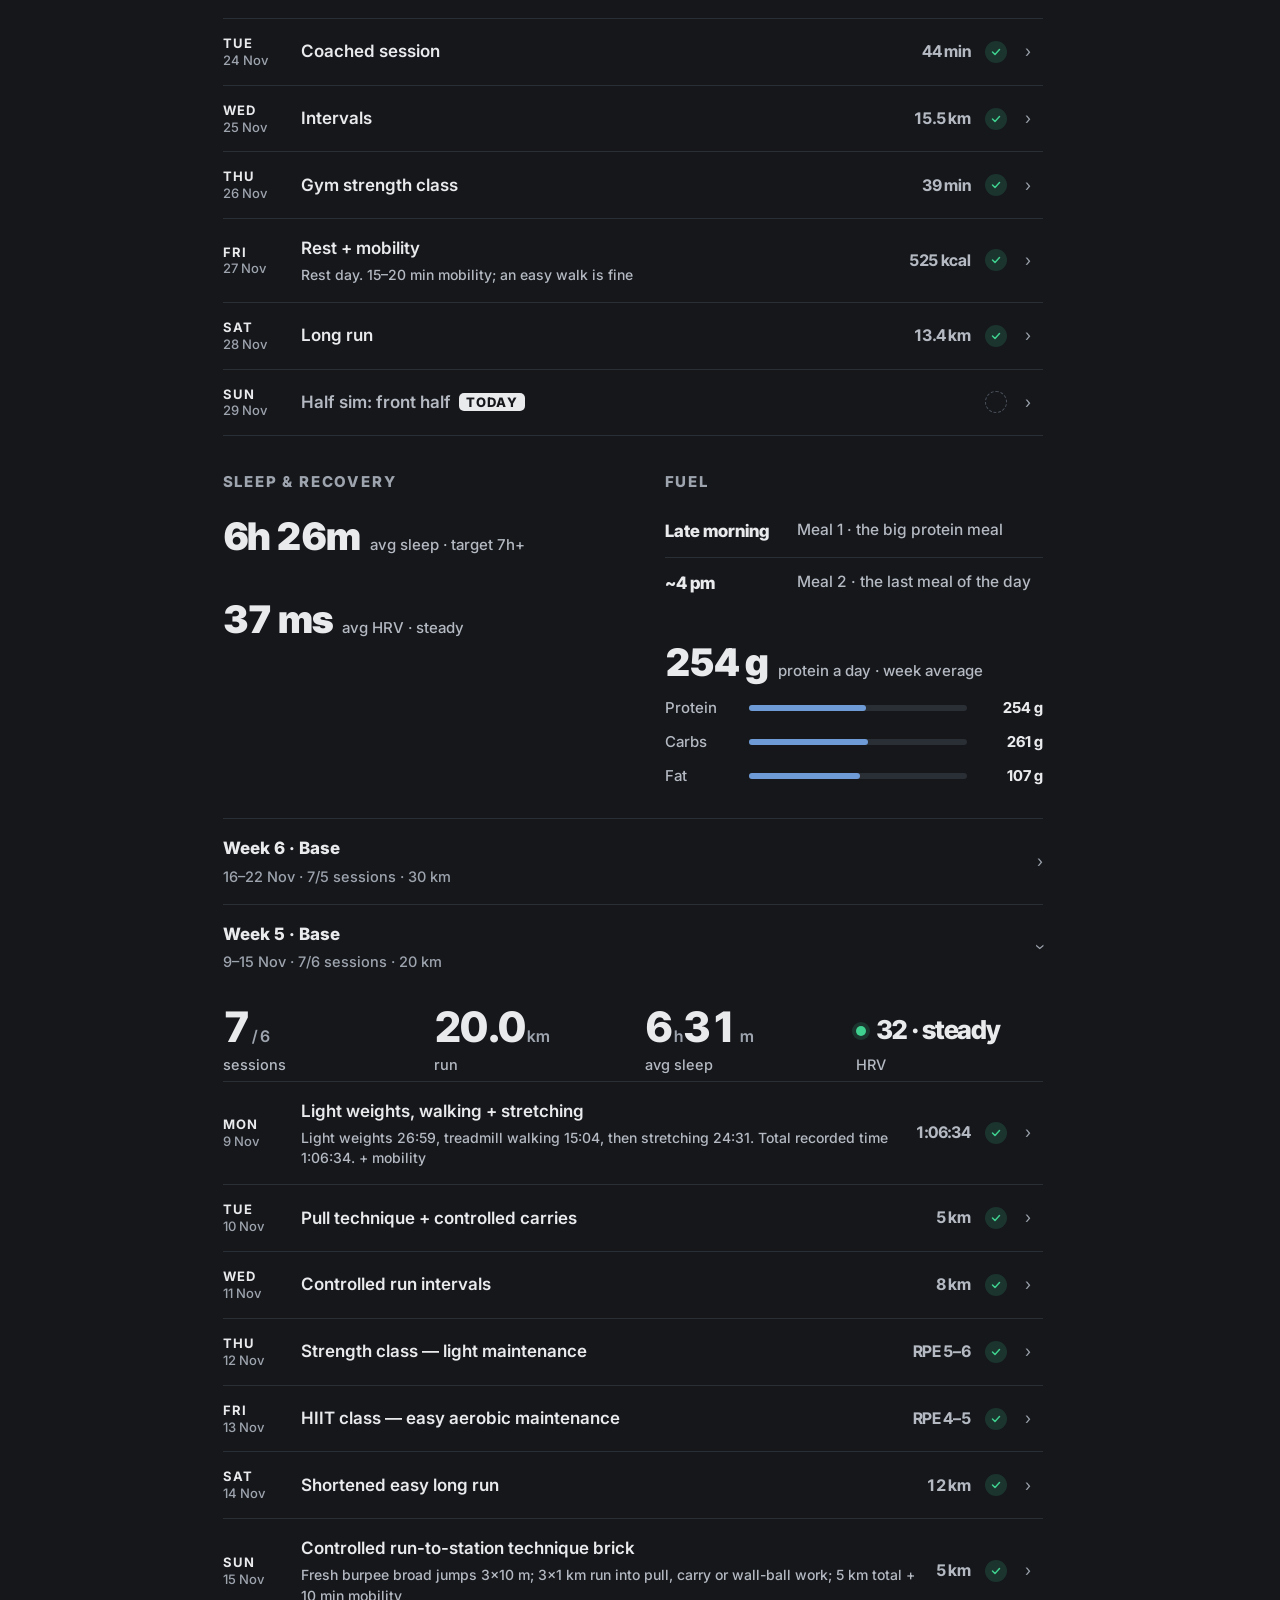
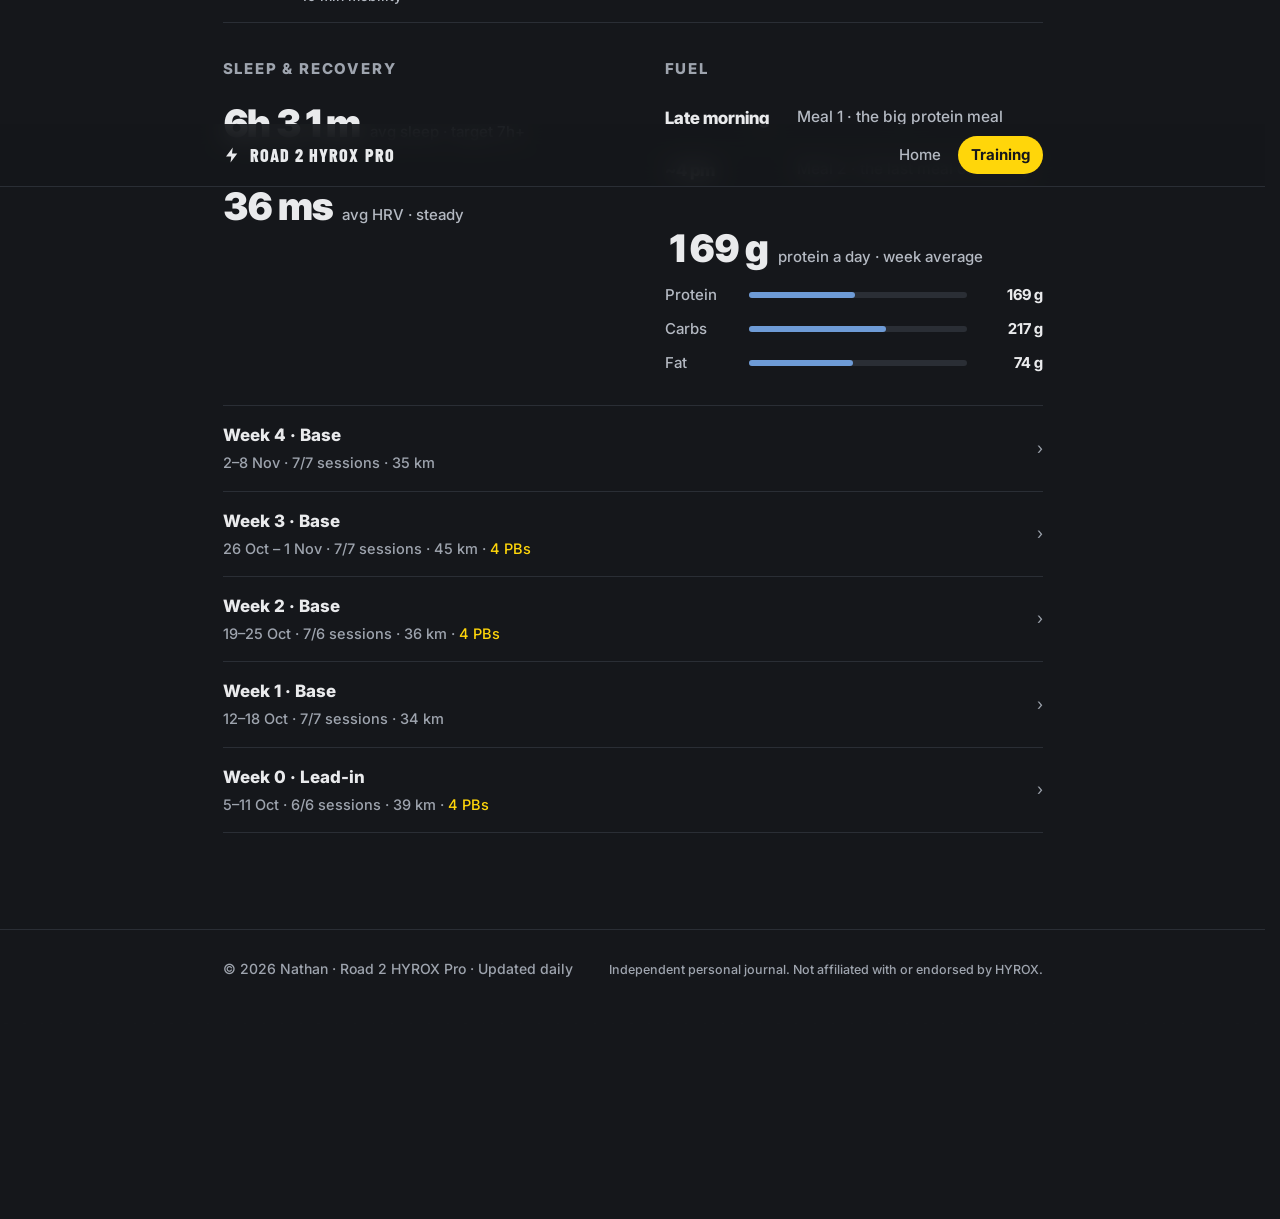
<file: weeks/2026-w46/index.html>
<!doctype html>
<html lang="en">
<head>
<meta charset="utf-8">
<title>Week 5 · Road 2 HYROX Pro</title>
<meta name="robots" content="noindex">
<meta http-equiv="refresh" content="0; url=/training/#2026-w46">
<link rel="canonical" href="https://road2hyroxpro.com/training/#2026-w46">
</head>
<body><p><a href="/training/#2026-w46">Week 5 →</a></p></body>
</html>
</file>
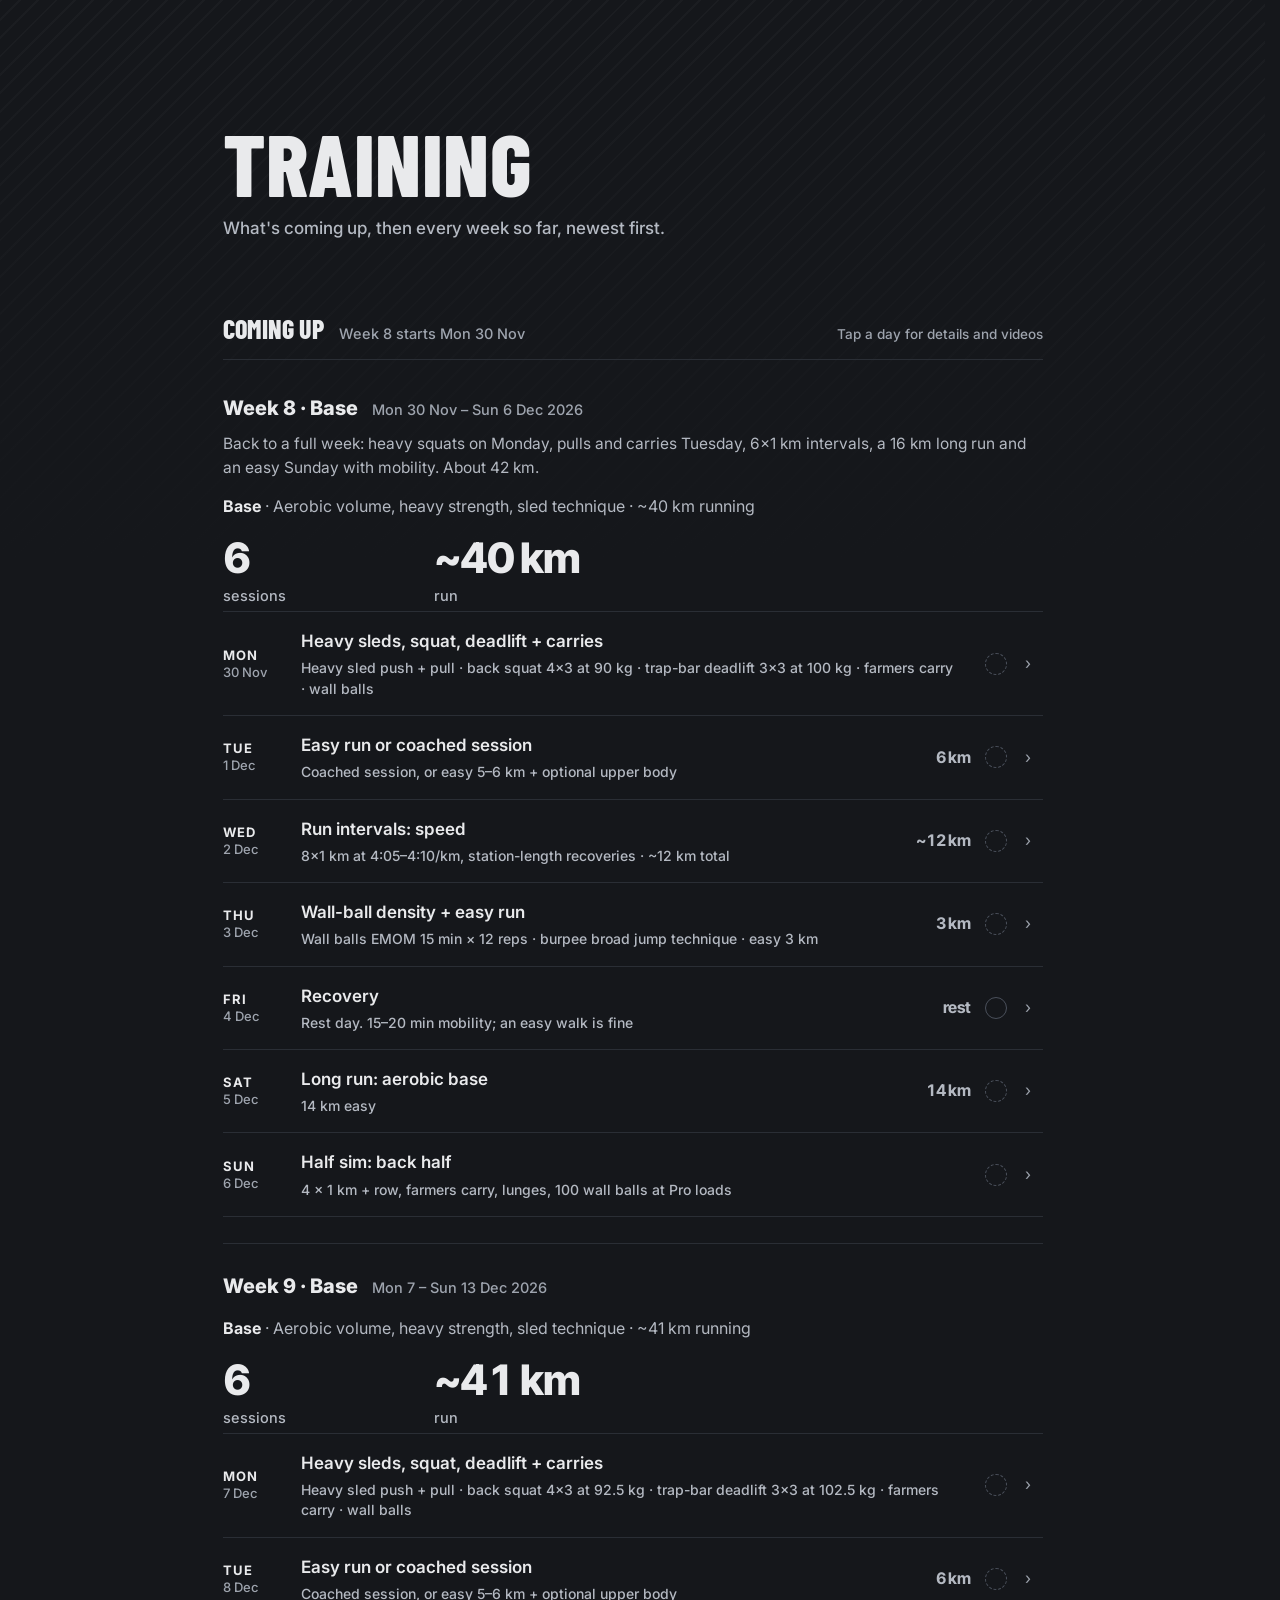
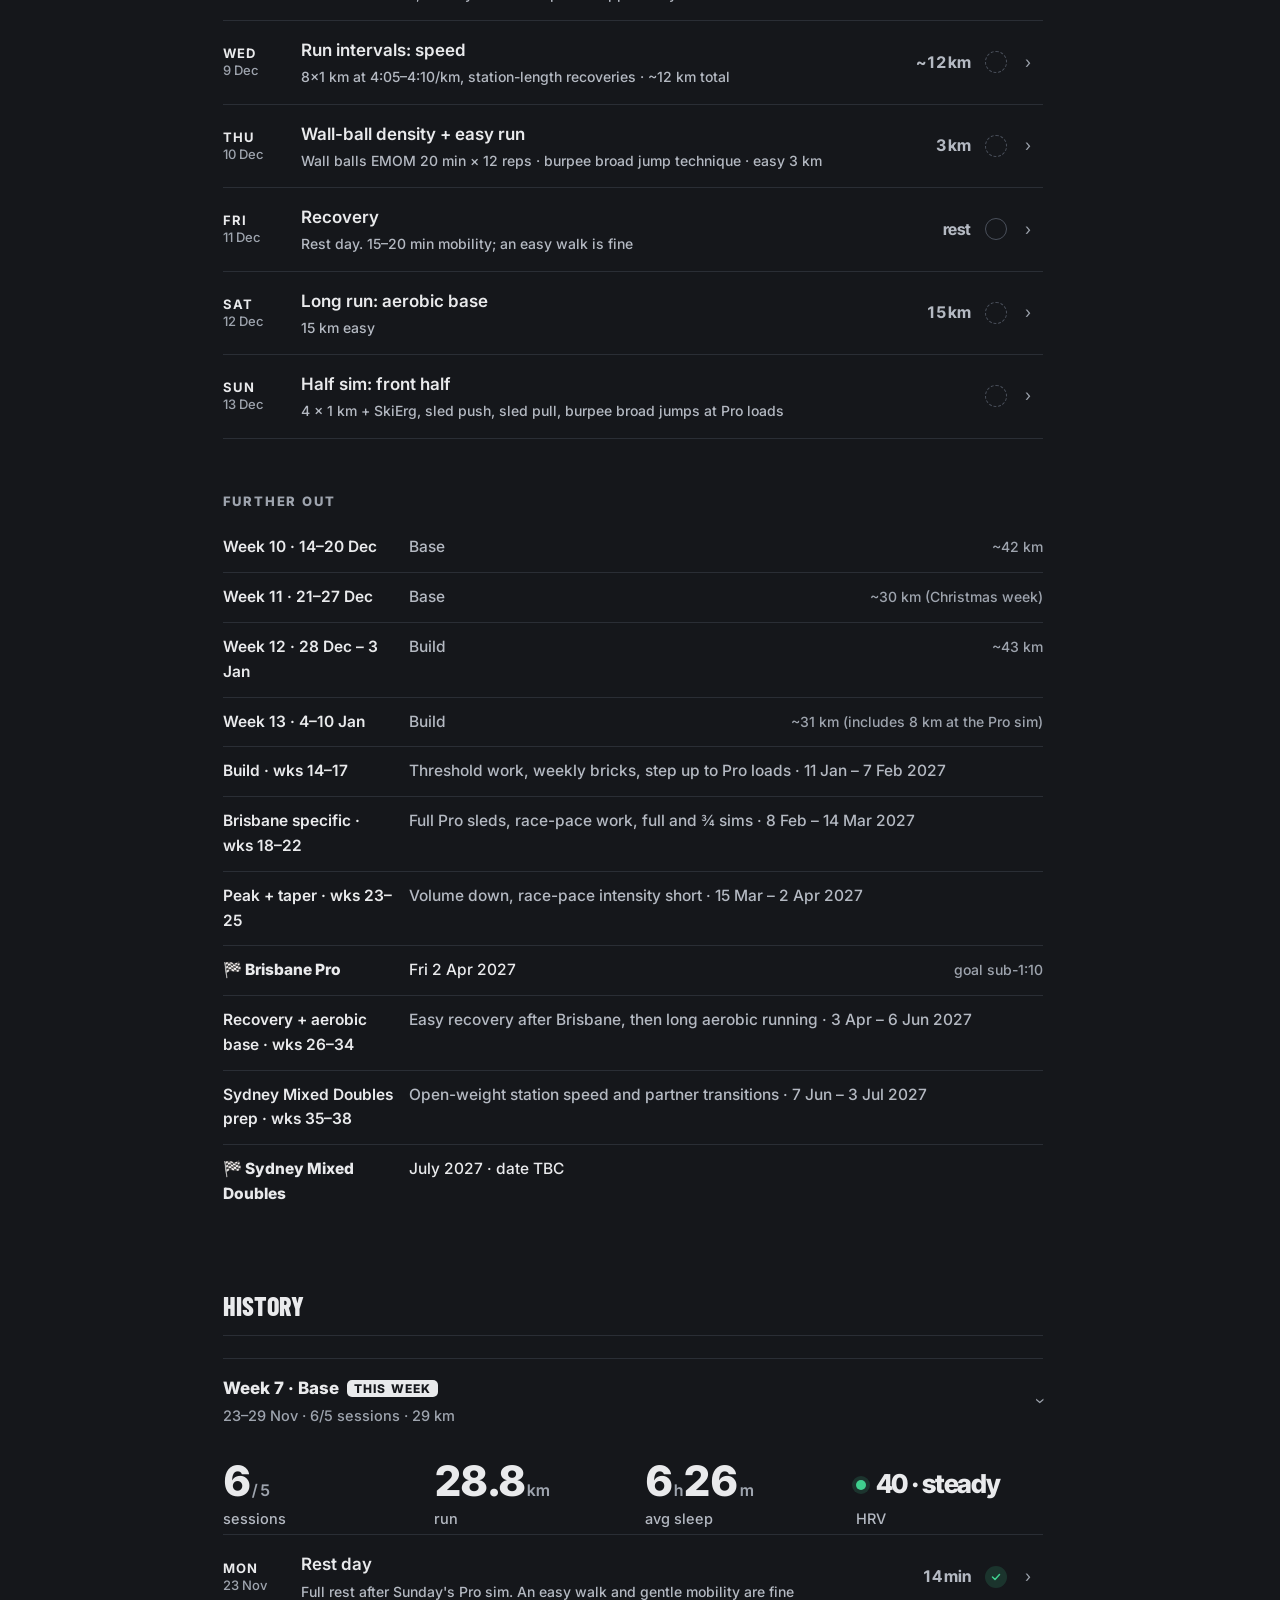
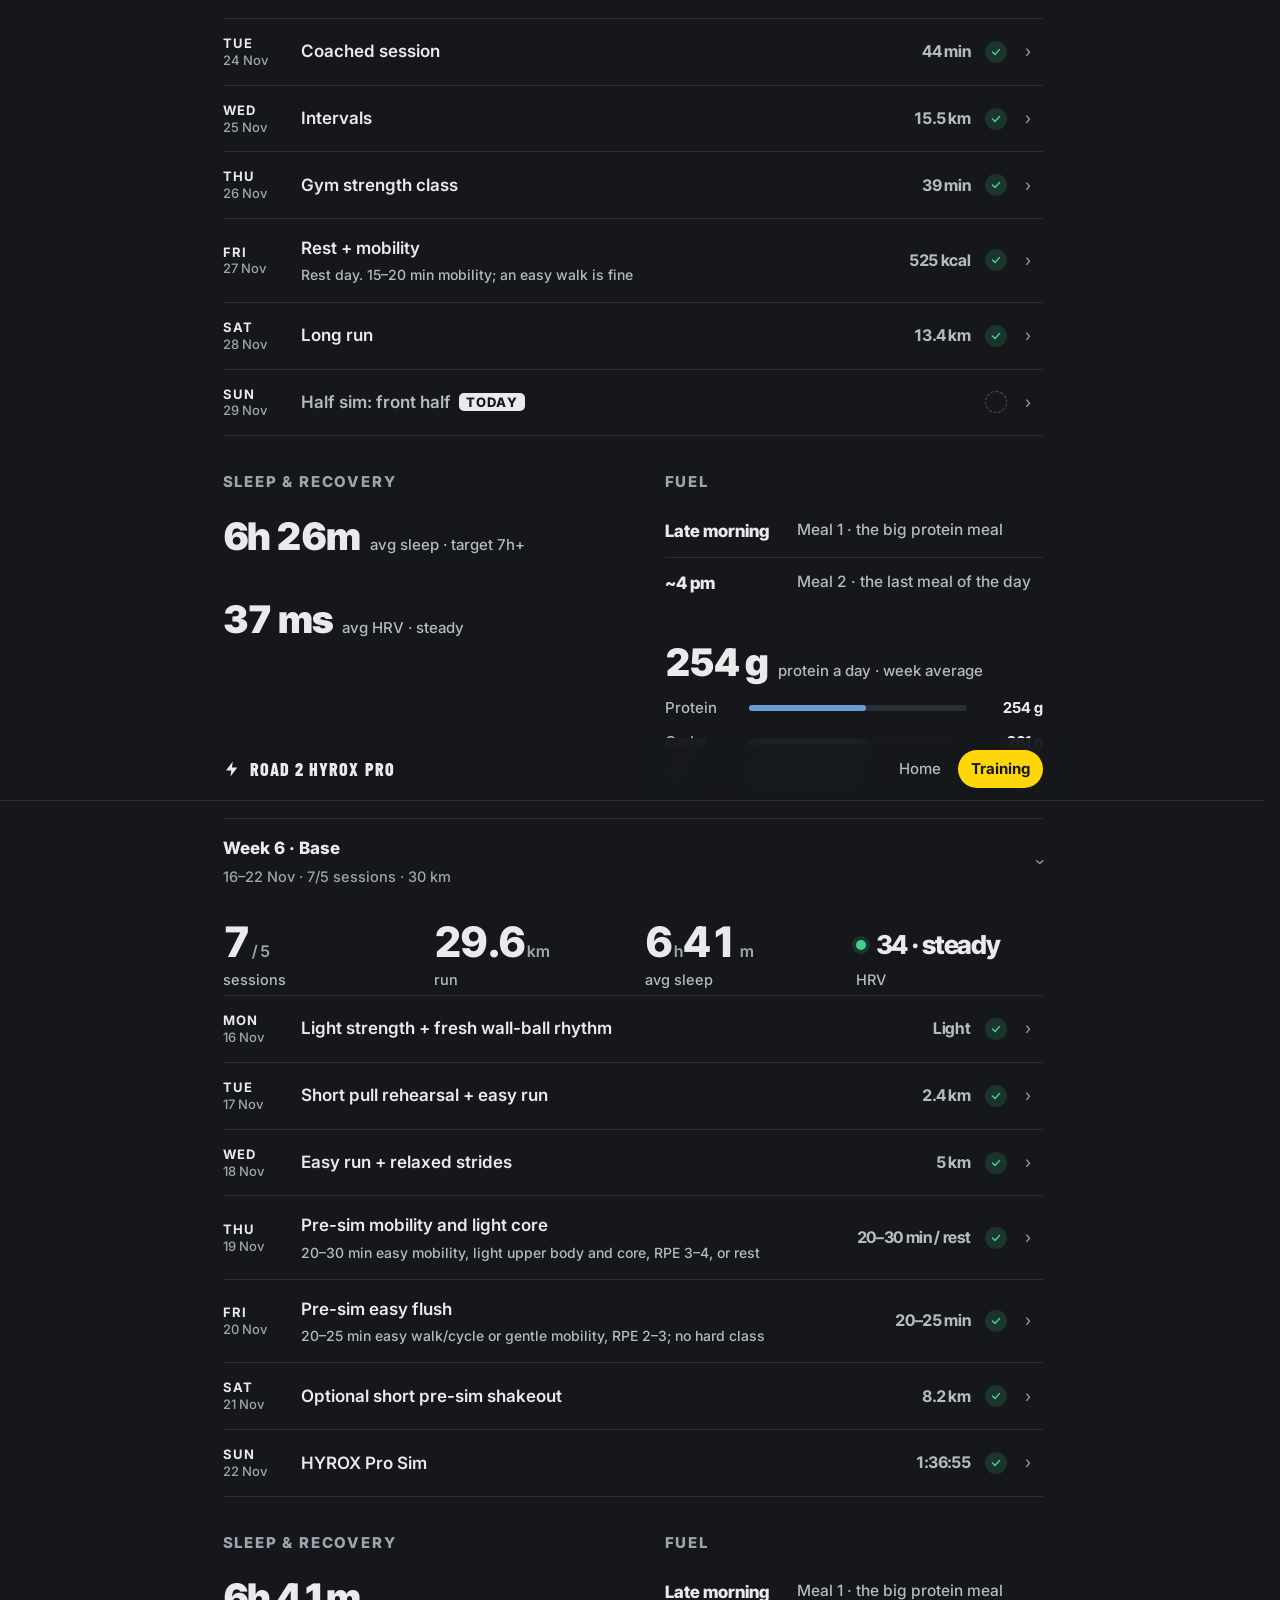
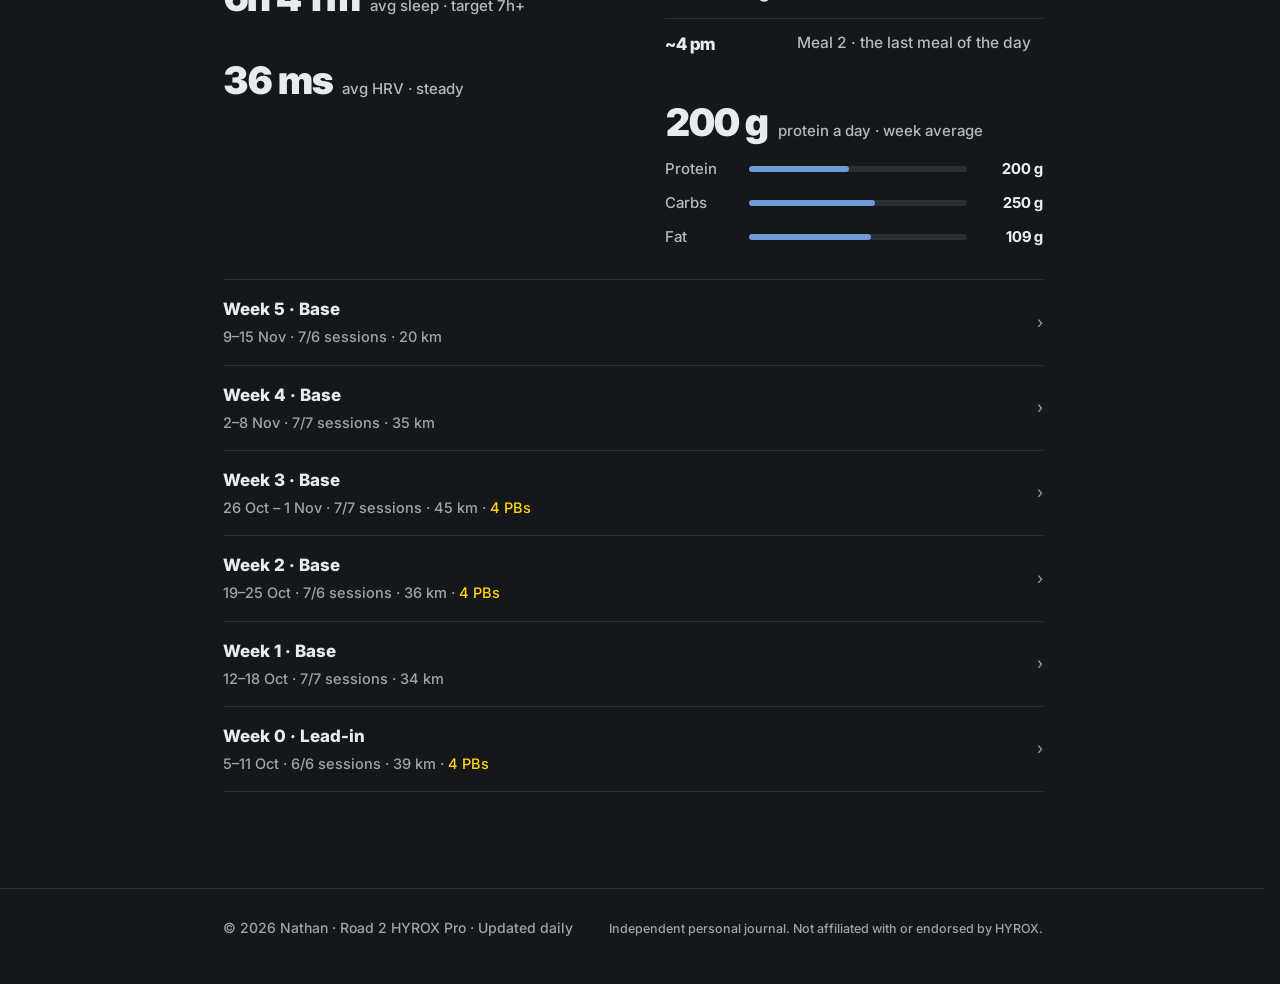
<file: weeks/2026-w47/index.html>
<!doctype html>
<html lang="en">
<head>
<meta charset="utf-8">
<title>Week 6 · Road 2 HYROX Pro</title>
<meta name="robots" content="noindex">
<meta http-equiv="refresh" content="0; url=/training/#2026-w47">
<link rel="canonical" href="https://road2hyroxpro.com/training/#2026-w47">
</head>
<body><p><a href="/training/#2026-w47">Week 6 →</a></p></body>
</html>
</file>
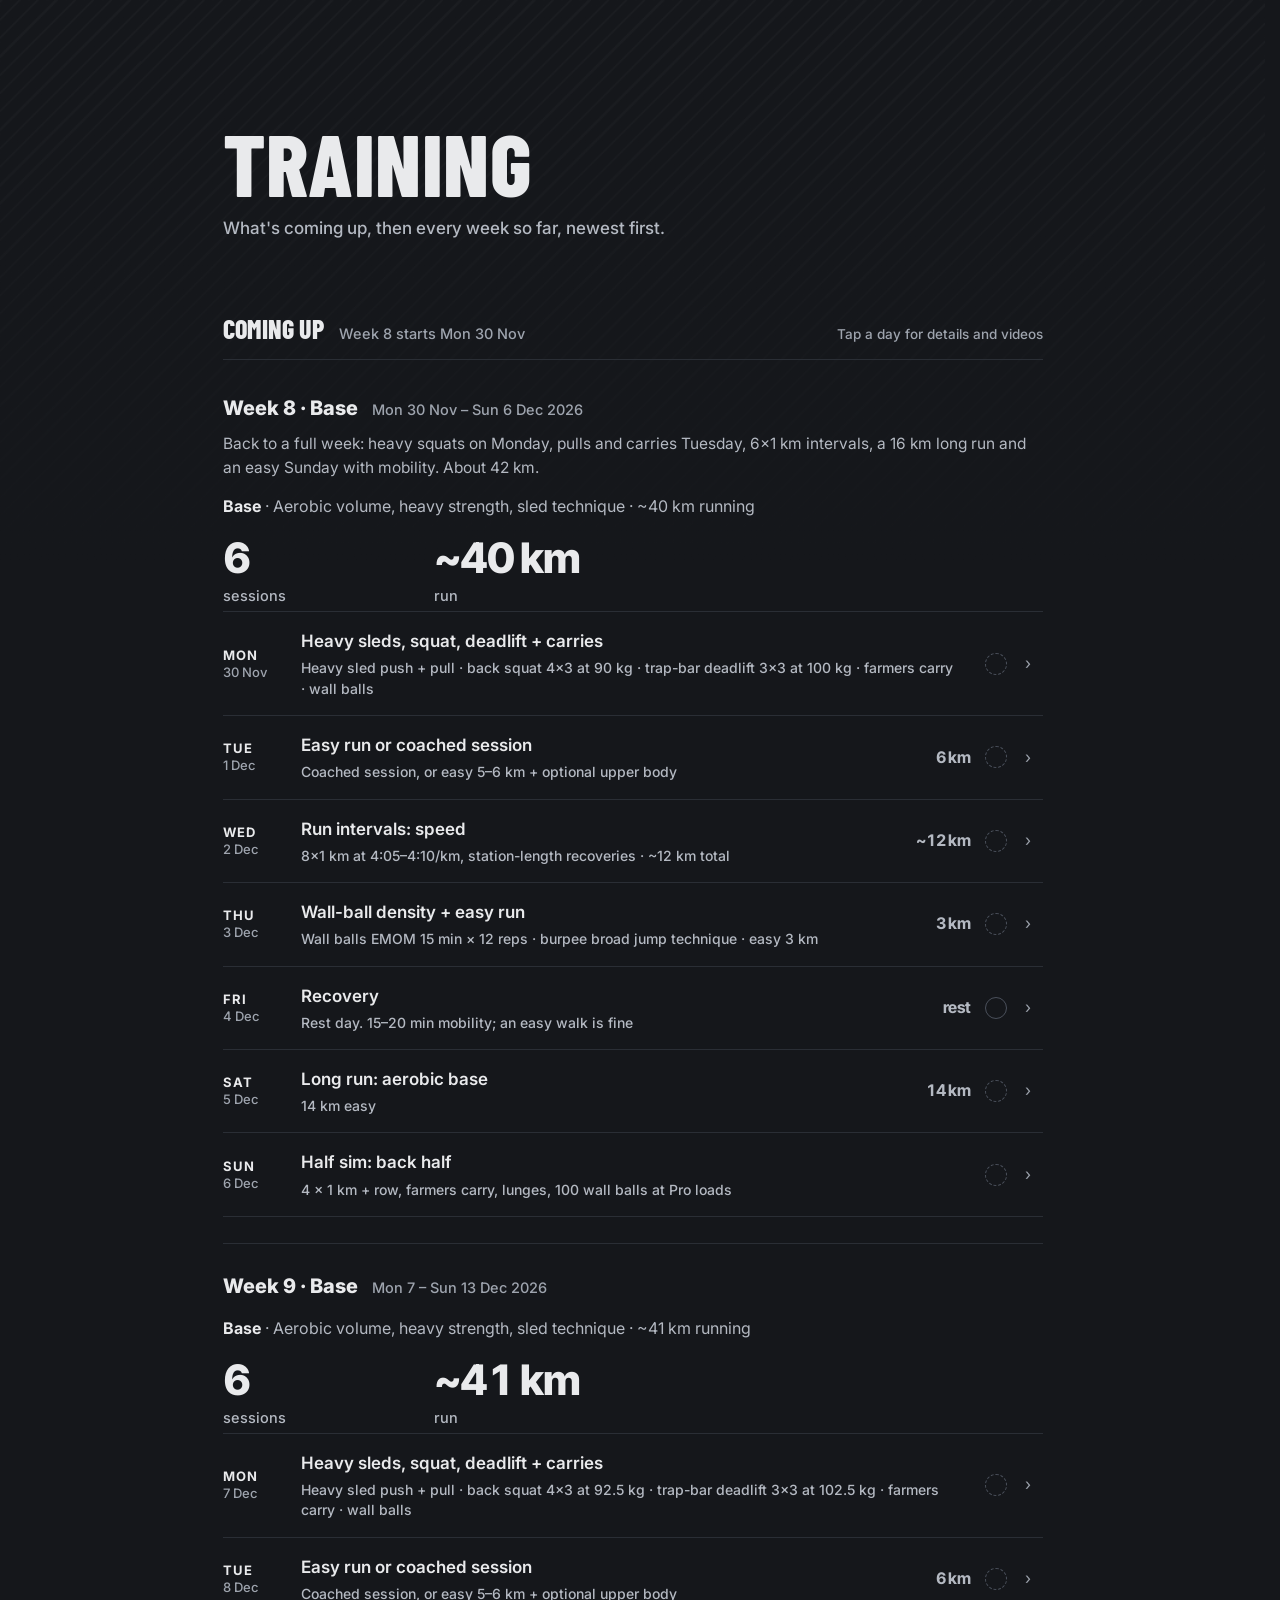
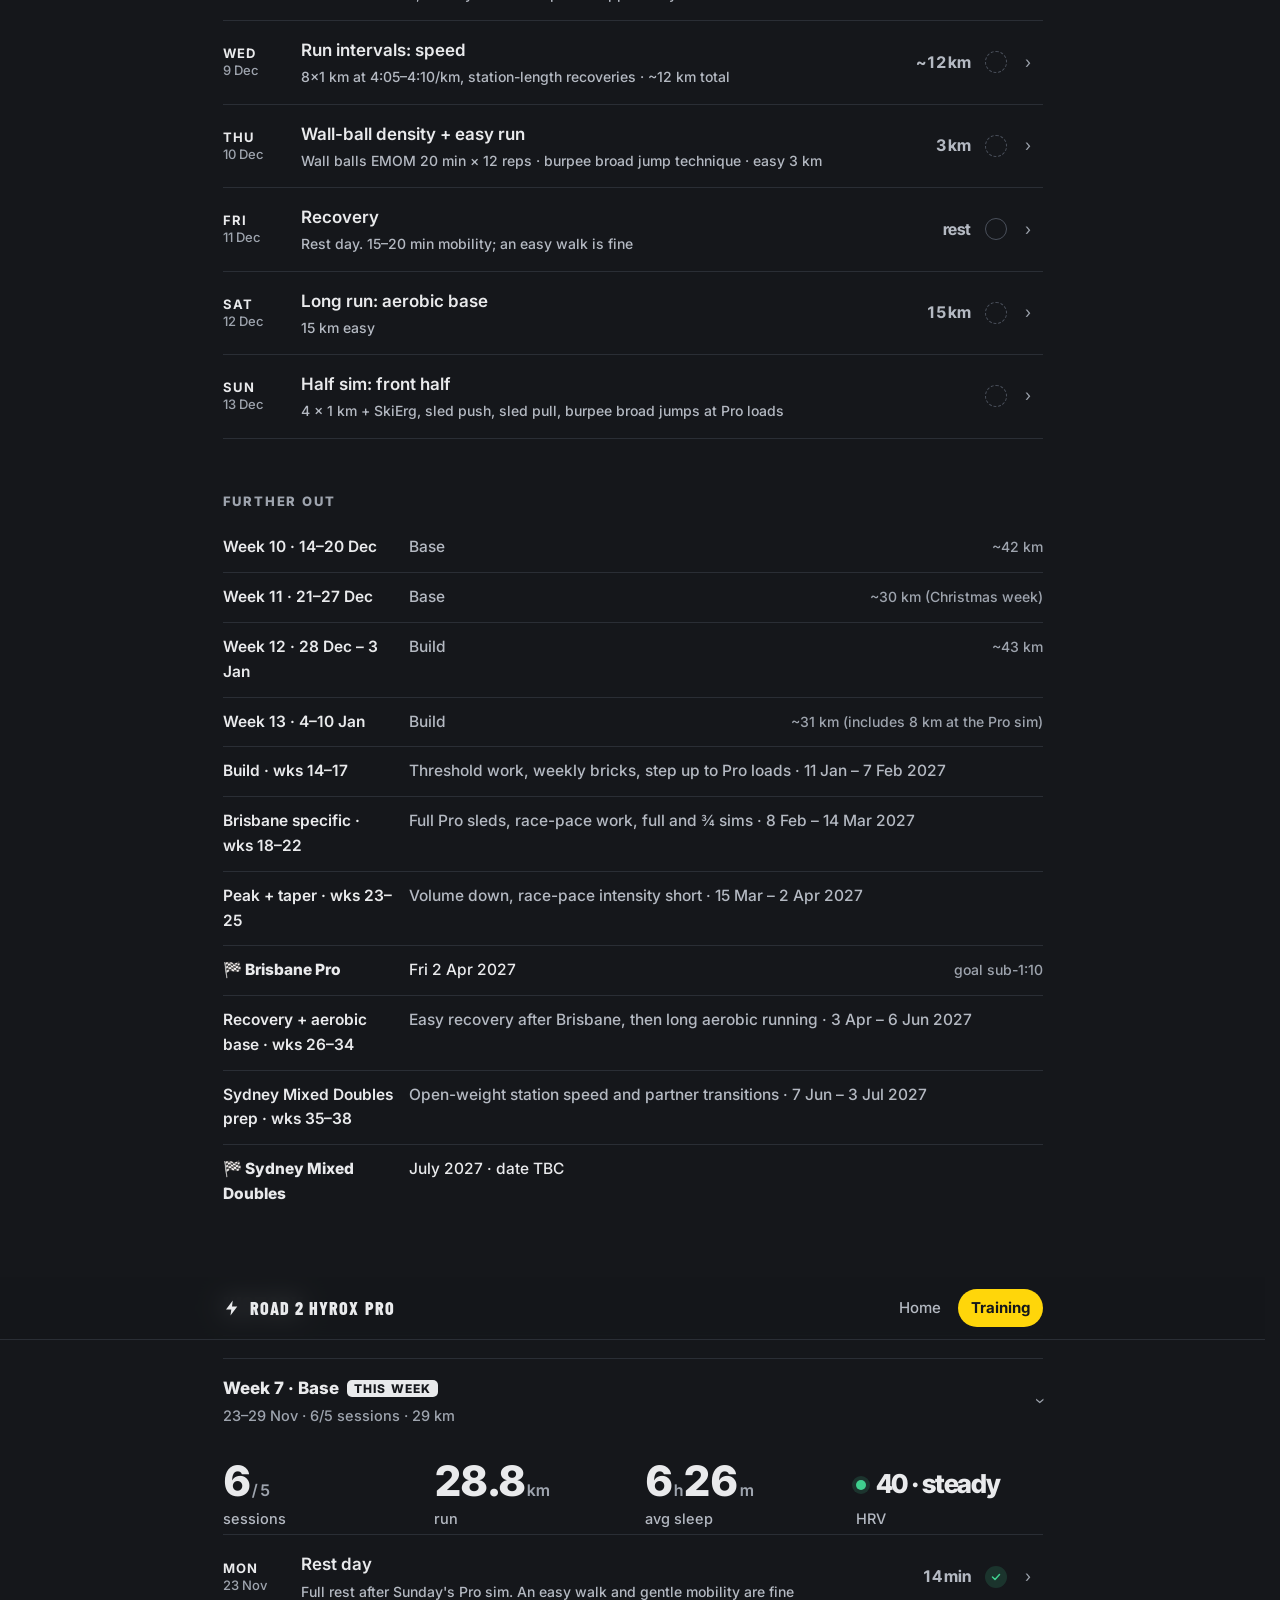
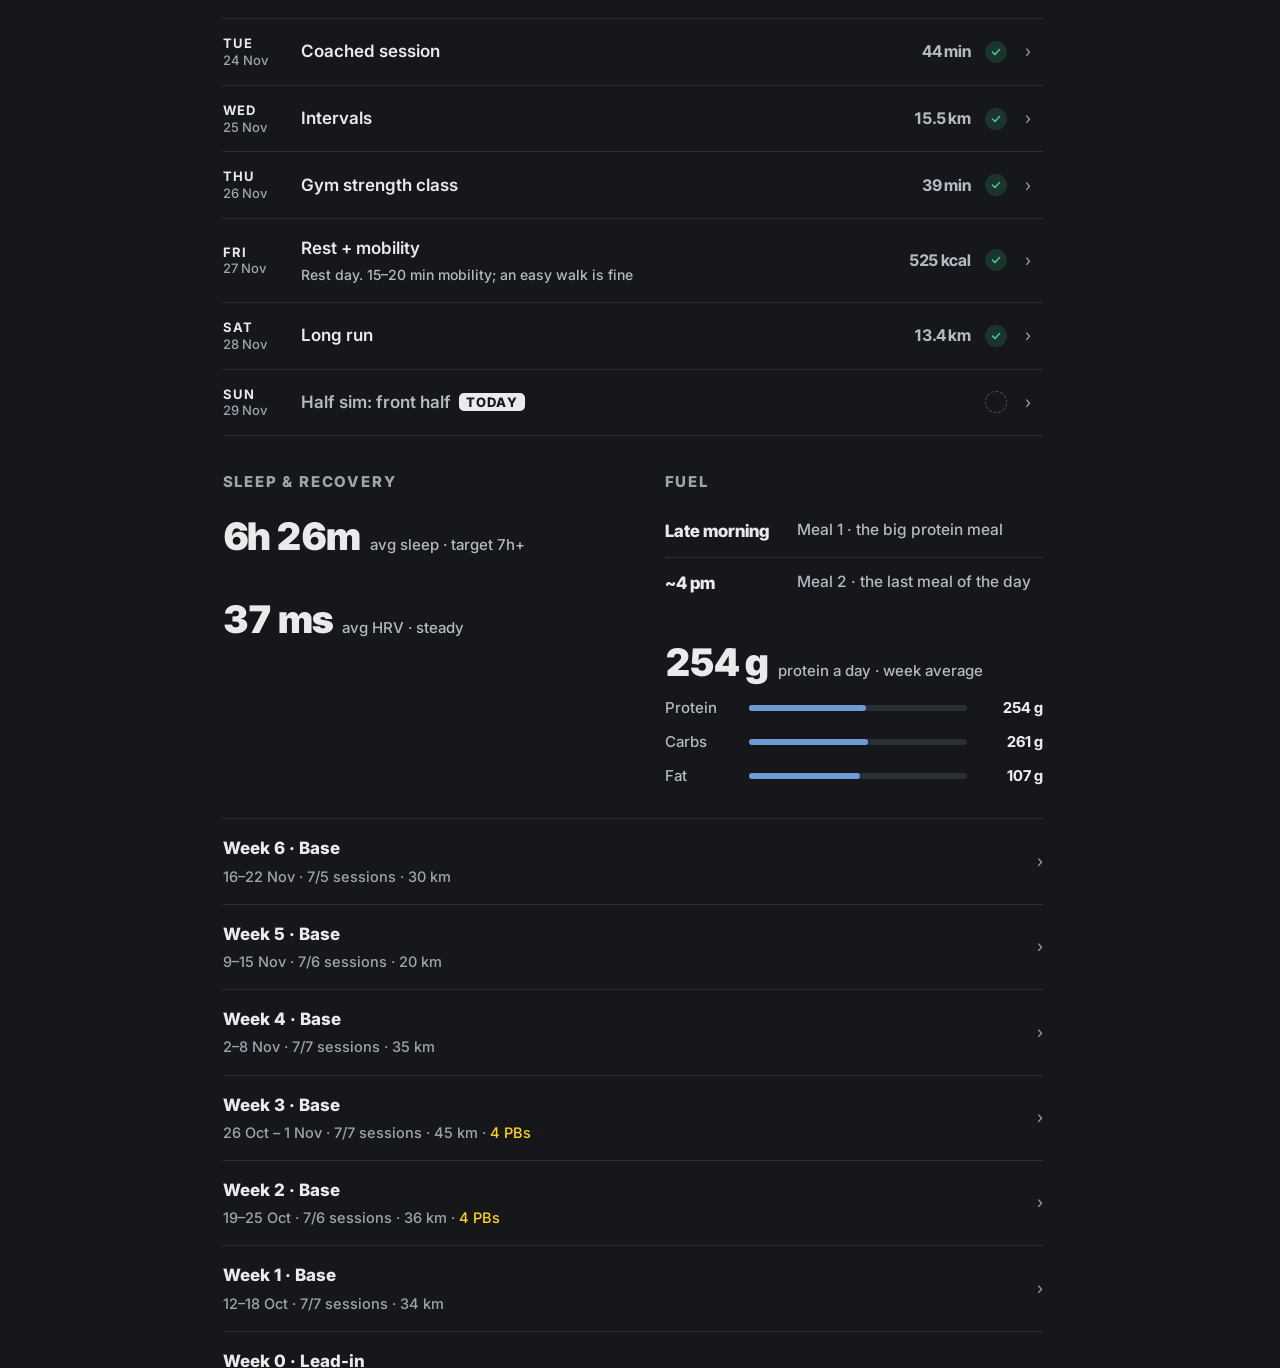
<file: weeks/2026-w48/index.html>
<!doctype html>
<html lang="en">
<head>
<meta charset="utf-8">
<title>Week 7 · Road 2 HYROX Pro</title>
<meta name="robots" content="noindex">
<meta http-equiv="refresh" content="0; url=/training/#2026-w48">
<link rel="canonical" href="https://road2hyroxpro.com/training/#2026-w48">
</head>
<body><p><a href="/training/#2026-w48">Week 7 →</a></p></body>
</html>
</file>
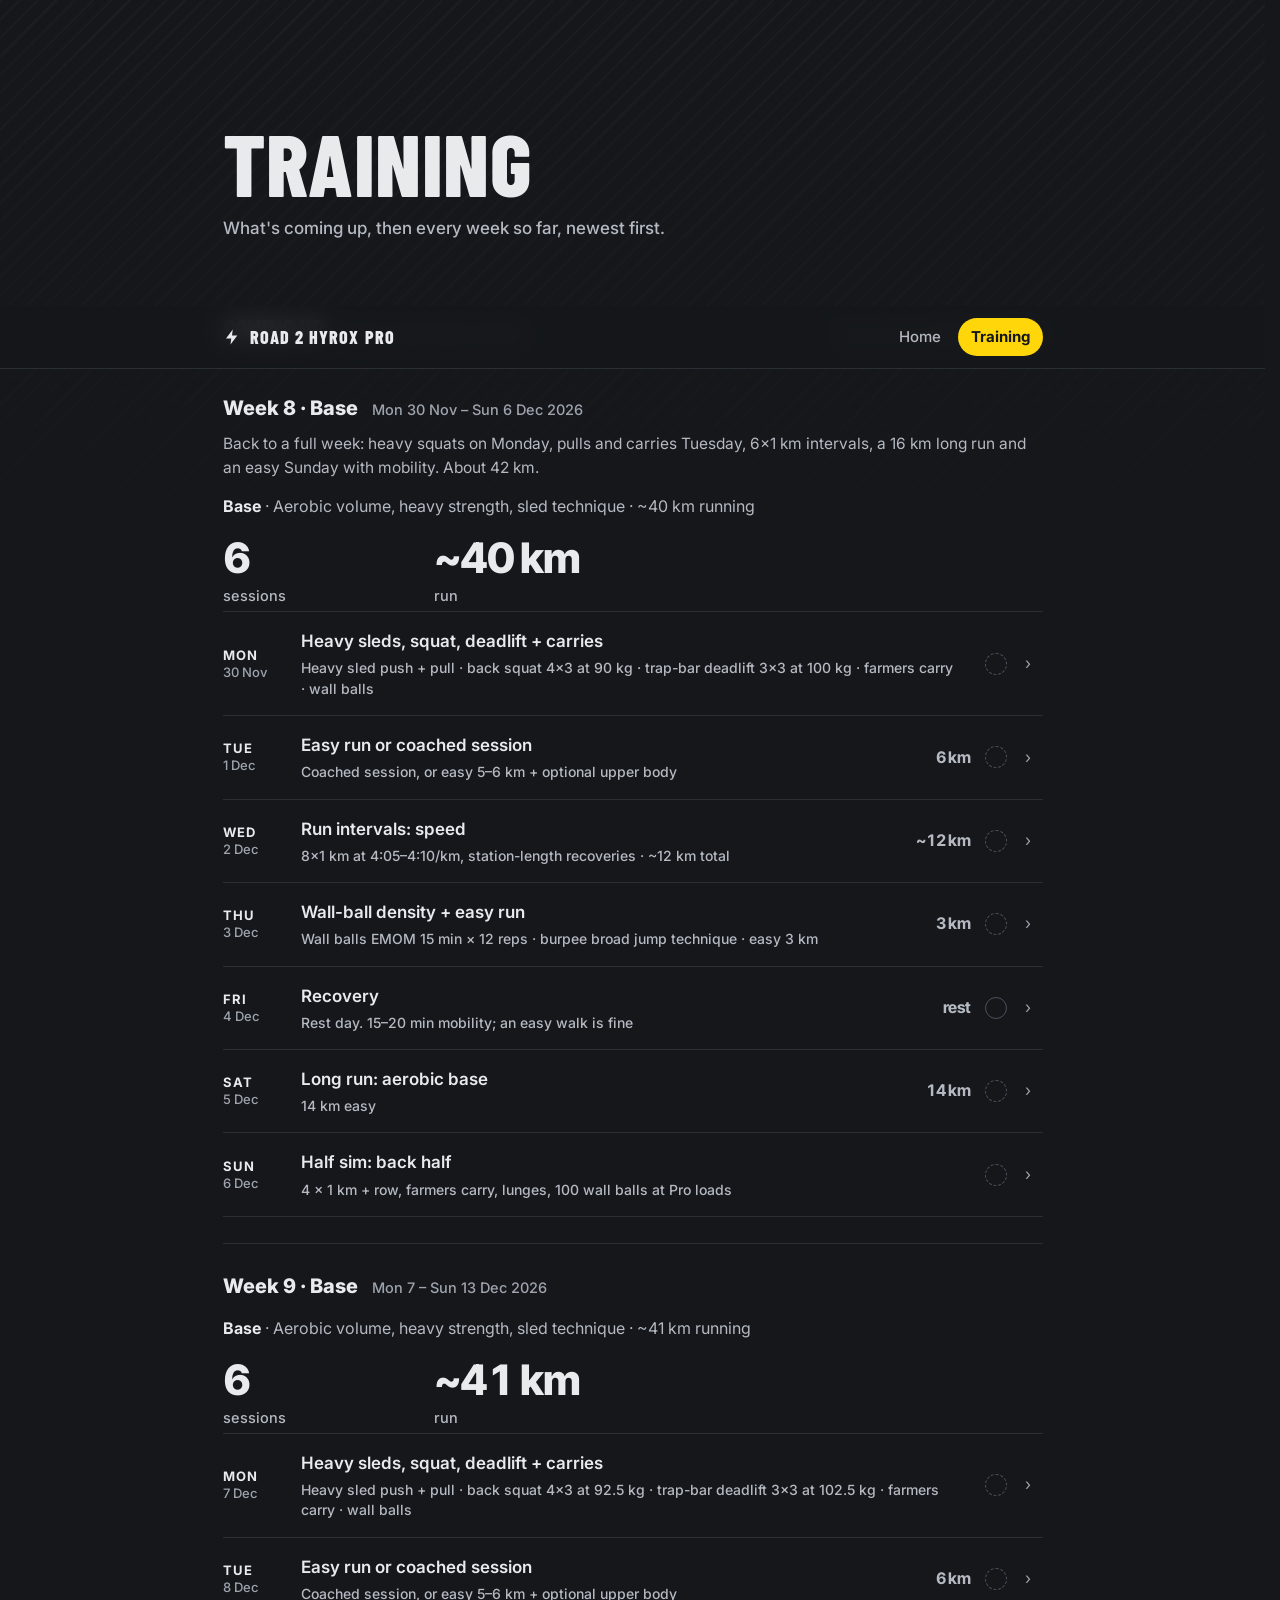
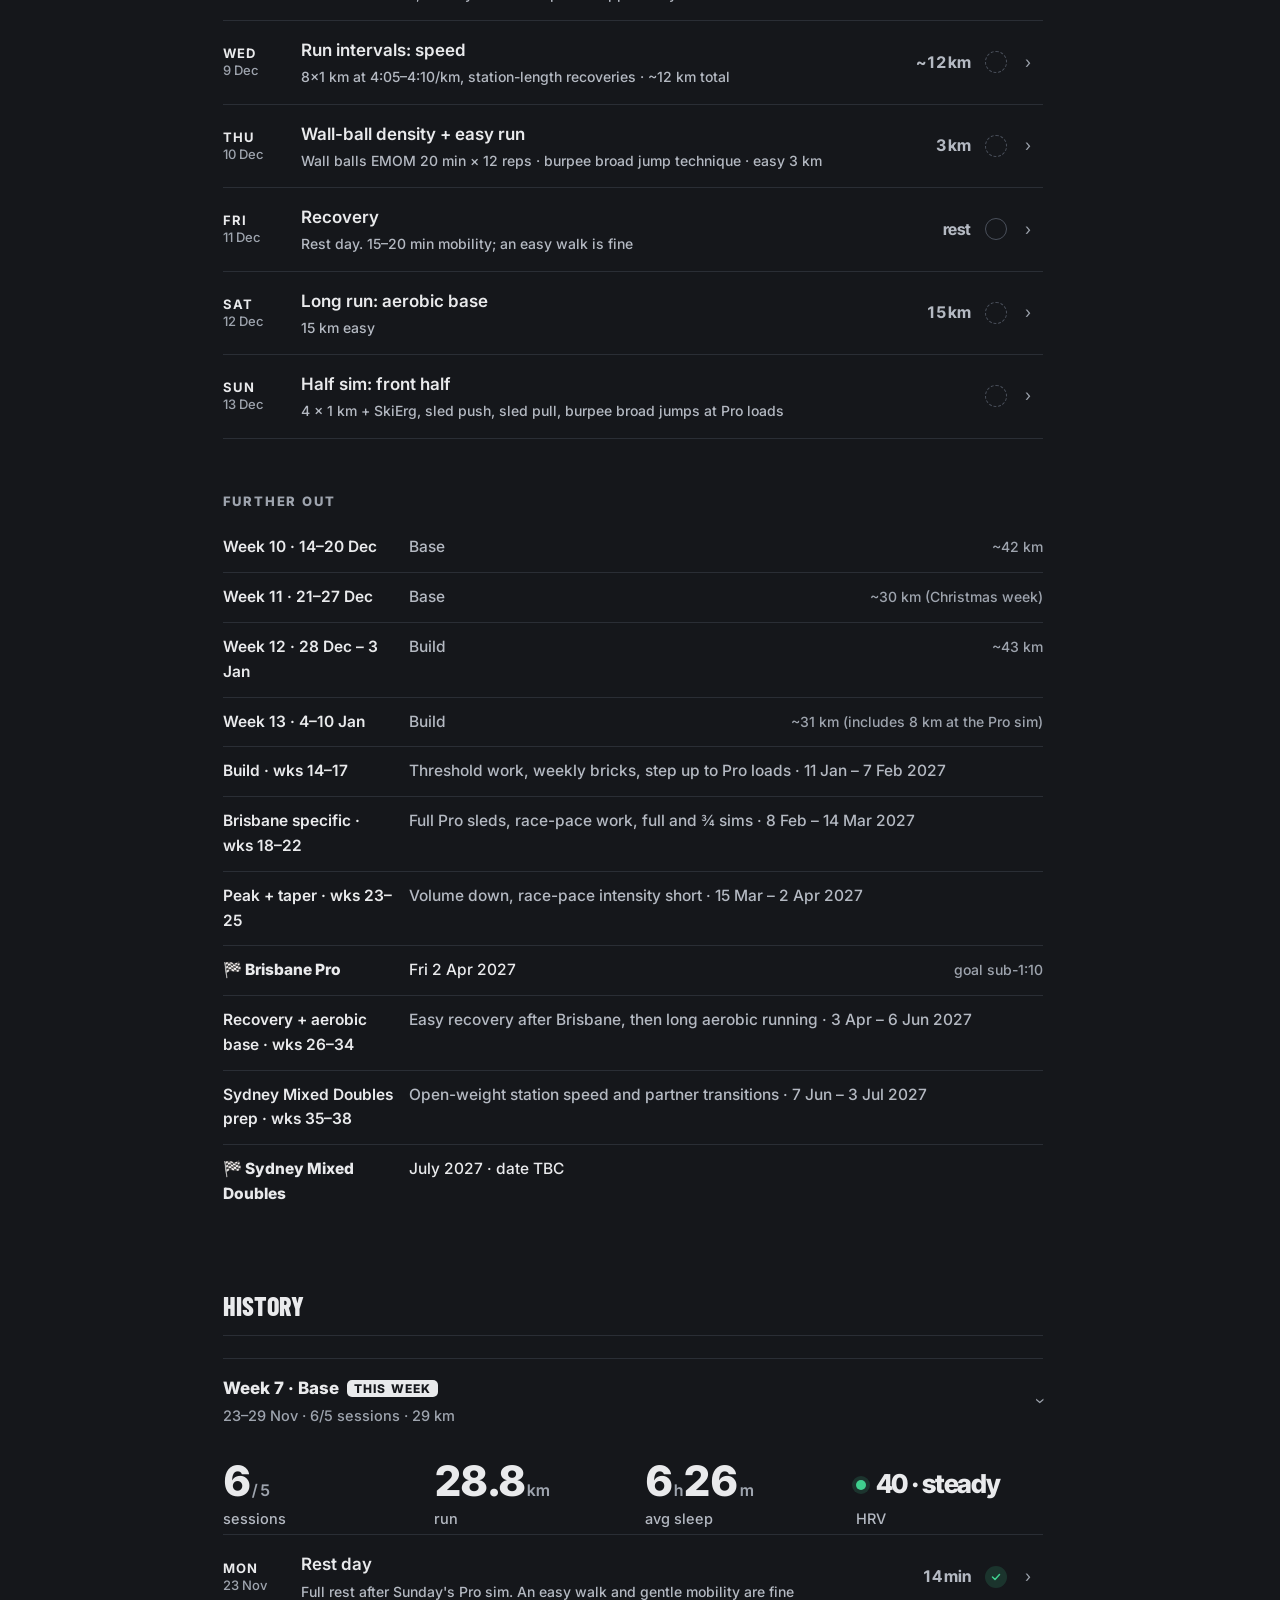
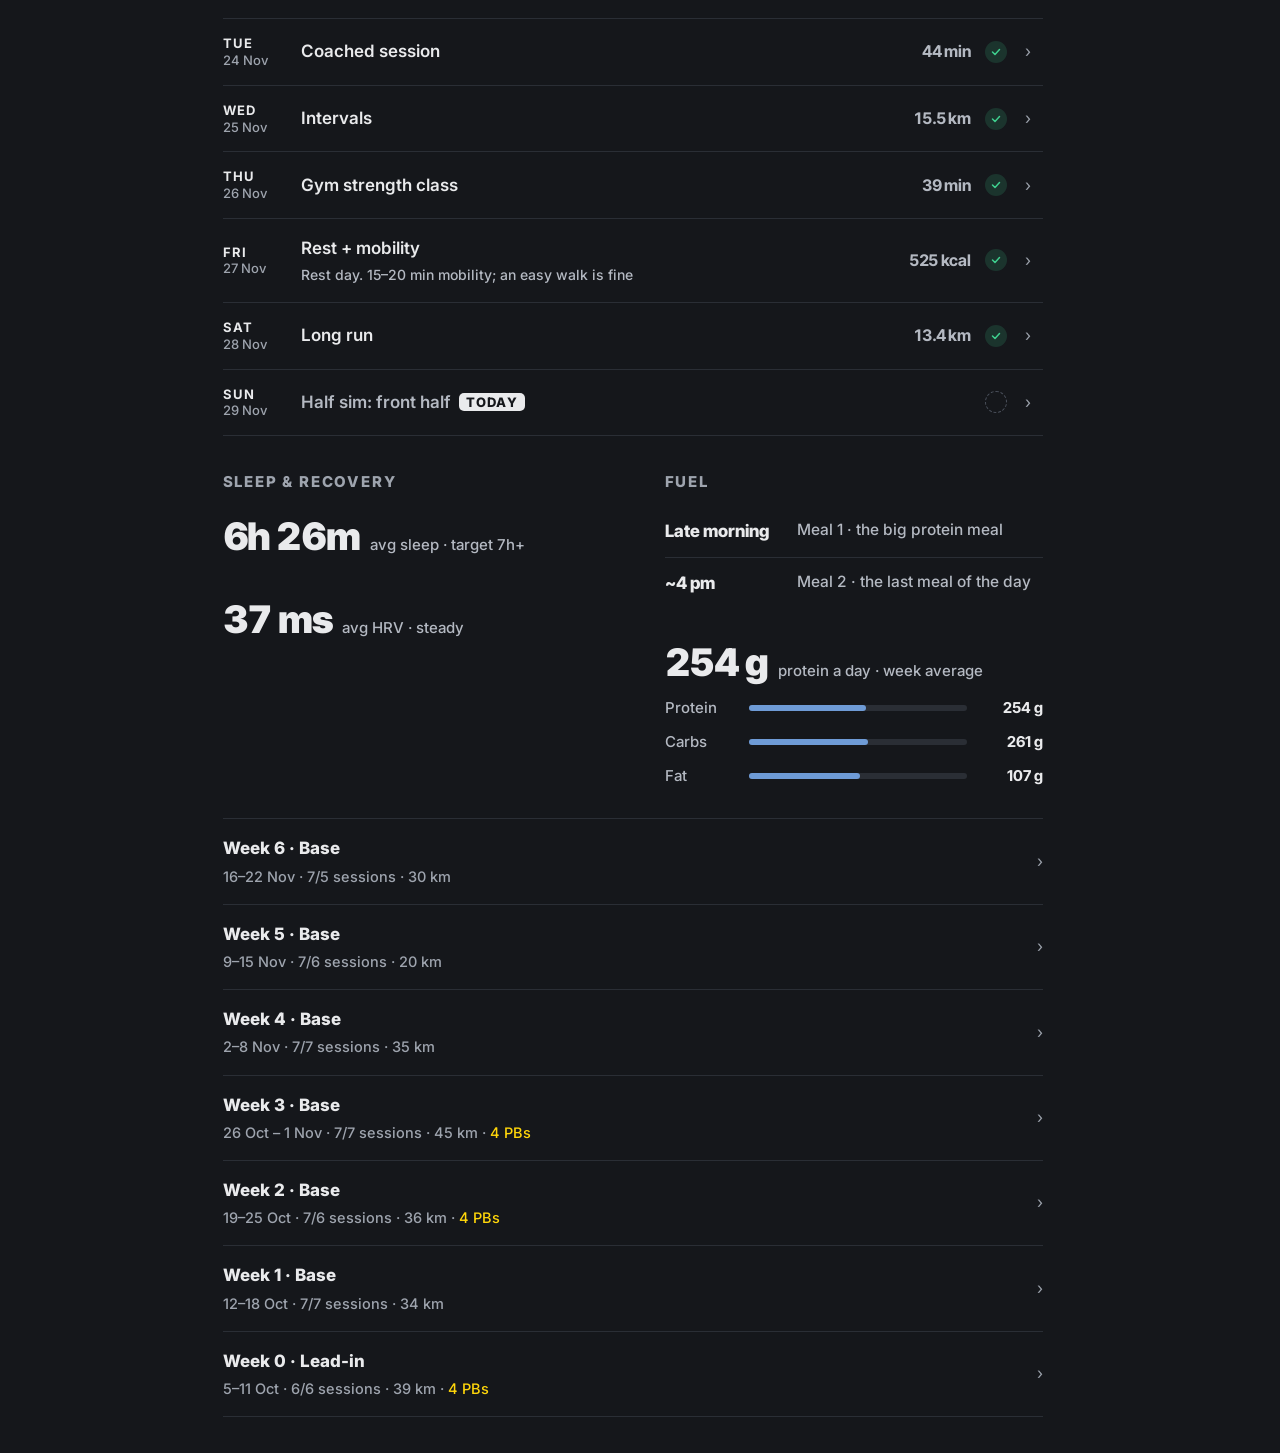
<file: weeks/2026-w49/index.html>
<!doctype html>
<html lang="en">
<head>
<meta charset="utf-8">
<title>Week 8 · Road 2 HYROX Pro</title>
<meta name="robots" content="noindex">
<meta http-equiv="refresh" content="0; url=/training/#2026-w49">
<link rel="canonical" href="https://road2hyroxpro.com/training/#2026-w49">
</head>
<body><p><a href="/training/#2026-w49">Week 8 →</a></p></body>
</html>
</file>
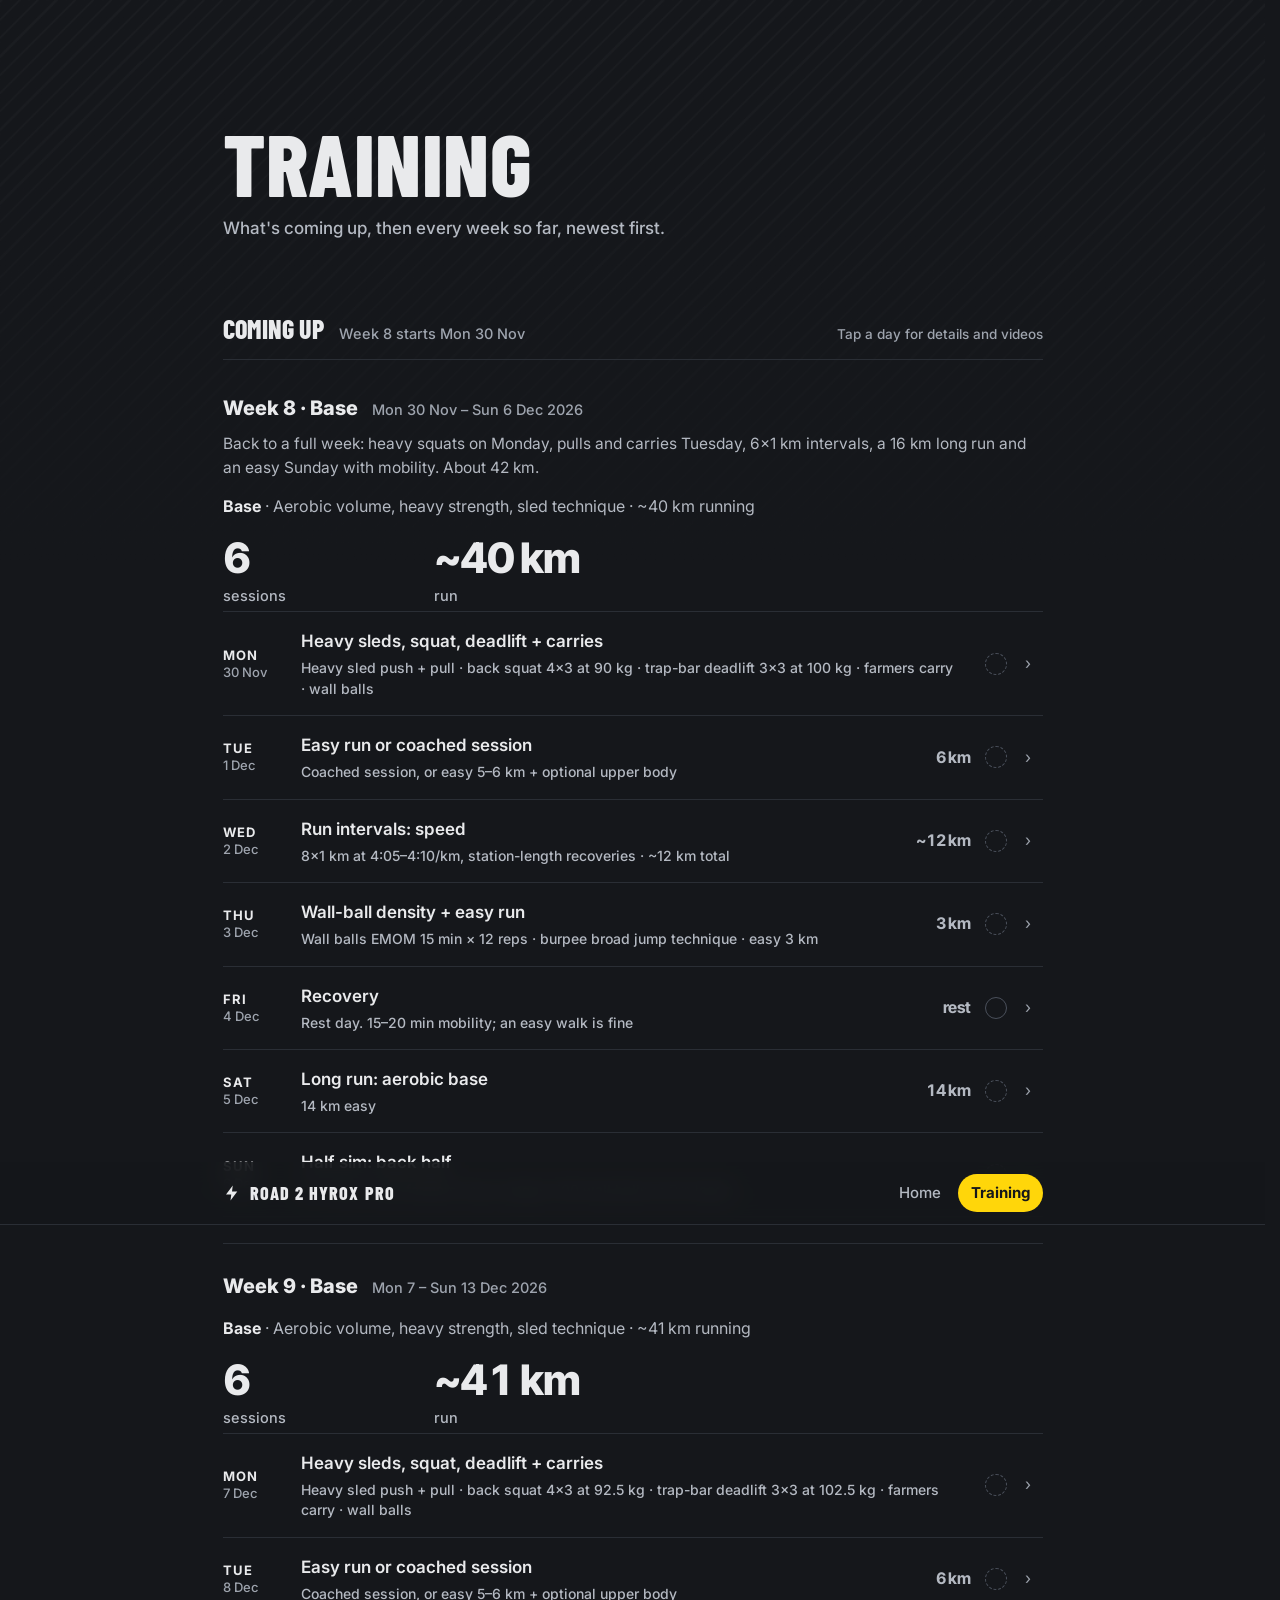
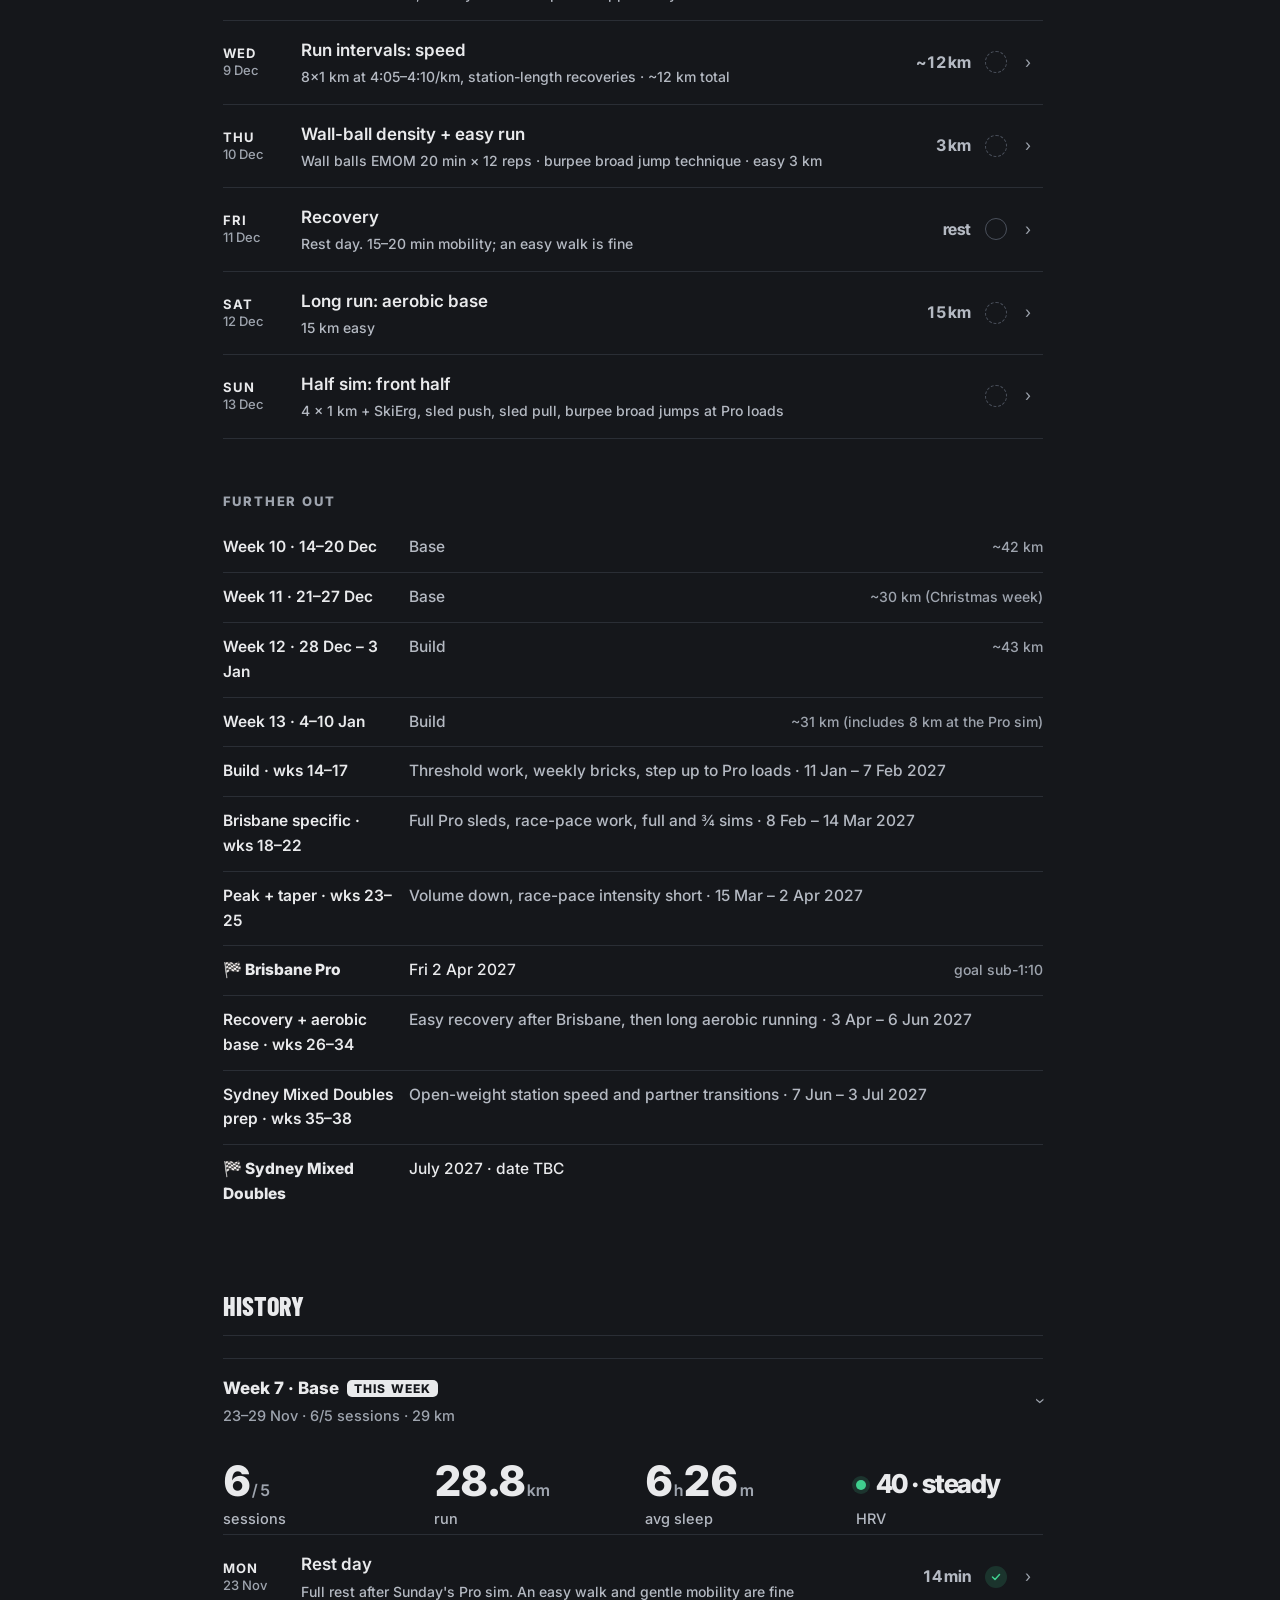
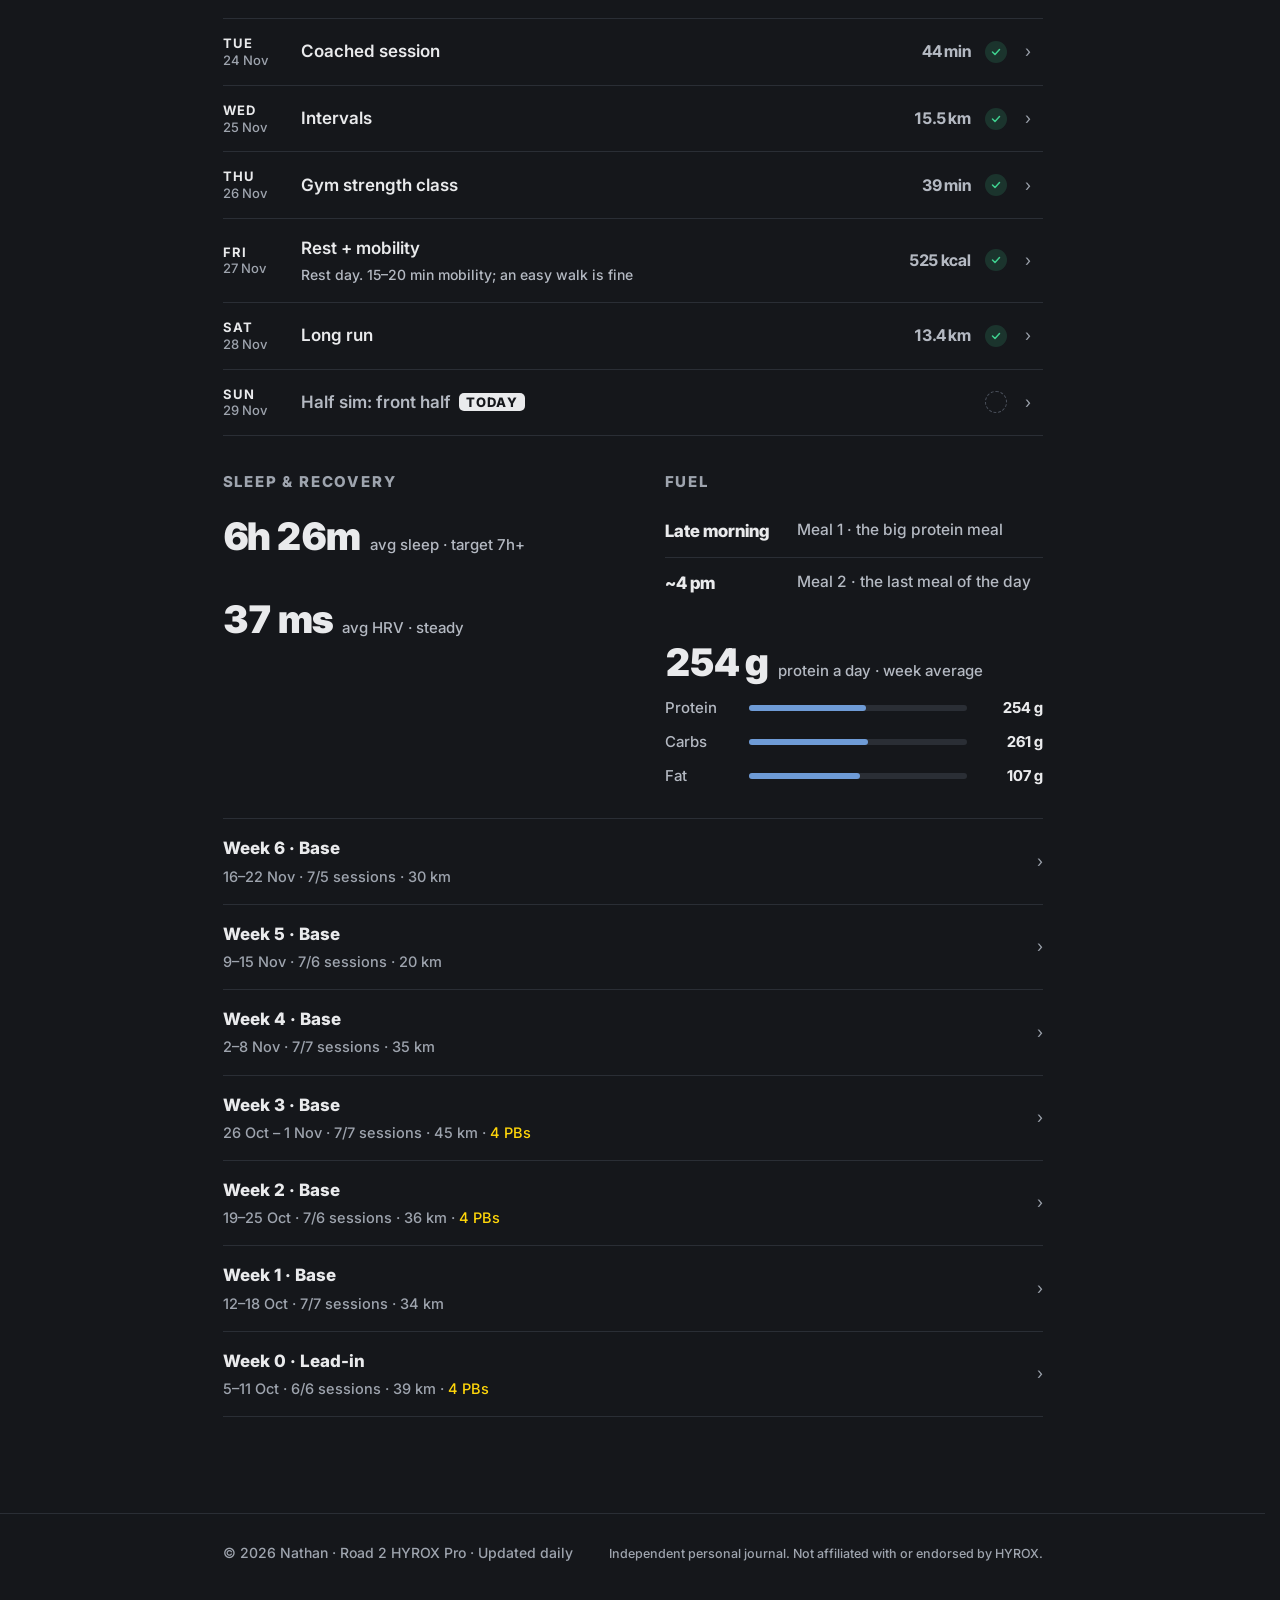
<file: weeks/2026-w50/index.html>
<!doctype html>
<html lang="en">
<head>
<meta charset="utf-8">
<title>Week 9 · Road 2 HYROX Pro</title>
<meta name="robots" content="noindex">
<meta http-equiv="refresh" content="0; url=/training/#2026-w50">
<link rel="canonical" href="https://road2hyroxpro.com/training/#2026-w50">
</head>
<body><p><a href="/training/#2026-w50">Week 9 →</a></p></body>
</html>
</file>
<file: assets/theme.css>
/* GENERATED by build.py from theme.json — edit theme.json, not this file. */
/* active preset: dark · accent: yellow */
@font-face{font-family:"Inter";src:url("/assets/fonts/Inter.ttf") format("truetype");font-weight:100 900;font-display:swap}
@font-face{font-family:"Inter Tight";src:url("/assets/fonts/InterTight.ttf") format("truetype");font-weight:100 900;font-display:swap}
@font-face{font-family:"Barlow Condensed";src:url("/assets/fonts/BarlowCondensed-Bold.ttf") format("truetype");font-weight:700;font-display:swap}
@font-face{font-family:"Barlow Condensed";src:url("/assets/fonts/BarlowCondensed-ExtraBold.ttf") format("truetype");font-weight:800;font-display:swap}
@font-face{font-family:"Barlow Condensed";src:url("/assets/fonts/BarlowCondensed-Black.ttf") format("truetype");font-weight:900;font-display:swap}
:root{--bg:#15171B;--surface:#1C1F24;--text:#E9EAEC;--muted:#B4B9C2;--subtle:#9EA4AE;--border:#2A2E35;--border-strong:#4A505B;--success:#3FCF8E;--success-soft:rgba(63,207,142,.16);--chart:#6E9BD6;--hi:var(--accent);--hi-small:var(--accent);--link:var(--text);--nav-on-bg:var(--accent);--nav-on-fg:var(--on-accent);--brand-mark:var(--text);--label-hi:var(--text);--card-edge:var(--border-strong);--goal-mk:var(--text);--now-mk:var(--accent);--race:var(--text);--chip-on-bg:var(--text);--chip-on-fg:var(--bg);--texture:repeating-linear-gradient(135deg,rgba(255,255,255,.028) 0 2px,transparent 2px 13px);--shadow:0 1px 0 rgba(255,255,255,.03) inset,0 20px 50px -24px rgba(0,0,0,.6);--font:"Inter",ui-sans-serif,system-ui,-apple-system,"Segoe UI",Roboto,Arial,sans-serif;--display:"Inter Tight","Inter",ui-sans-serif,system-ui,sans-serif;--head-font:"Barlow Condensed","Inter Tight",sans-serif;--head-case:uppercase;--head-track:.005em;--head-weight:800;--body-size:17px;--body-lh:1.6;--brand-size:18px;--brand-track:.06em;--brand-weight:800;--h1-size:clamp(52px,8vw,88px);--h2-size:26px;--card-title-size:clamp(34px,5vw,52px);--goal-size:clamp(96px,20vw,224px);--goal-size-mobile:23vw;--goal-track:-.01em;--goal-lh:.86;--warn:#E0A266;--accent:#FFD60A;--accent-soft:rgba(255,214,10,.14);--on-accent:#15171B;--link-line:rgba(255,214,10,.6);color-scheme:dark;}
body.theme-dark{--bg:#15171B;--surface:#1C1F24;--text:#E9EAEC;--muted:#B4B9C2;--subtle:#9EA4AE;--border:#2A2E35;--border-strong:#4A505B;--success:#3FCF8E;--success-soft:rgba(63,207,142,.16);--chart:#6E9BD6;--hi:var(--accent);--hi-small:var(--accent);--link:var(--text);--nav-on-bg:var(--accent);--nav-on-fg:var(--on-accent);--brand-mark:var(--text);--label-hi:var(--text);--card-edge:var(--border-strong);--goal-mk:var(--text);--now-mk:var(--accent);--race:var(--text);--chip-on-bg:var(--text);--chip-on-fg:var(--bg);--texture:repeating-linear-gradient(135deg,rgba(255,255,255,.028) 0 2px,transparent 2px 13px);--shadow:0 1px 0 rgba(255,255,255,.03) inset,0 20px 50px -24px rgba(0,0,0,.6);--font:"Inter",ui-sans-serif,system-ui,-apple-system,"Segoe UI",Roboto,Arial,sans-serif;--display:"Inter Tight","Inter",ui-sans-serif,system-ui,sans-serif;--head-font:"Barlow Condensed","Inter Tight",sans-serif;--head-case:uppercase;--head-track:.005em;--head-weight:800;--body-size:17px;--body-lh:1.6;--brand-size:18px;--brand-track:.06em;--brand-weight:800;--h1-size:clamp(52px,8vw,88px);--h2-size:26px;--card-title-size:clamp(34px,5vw,52px);--goal-size:clamp(96px,20vw,224px);--goal-size-mobile:23vw;--goal-track:-.01em;--goal-lh:.86;--warn:#E0A266;--accent:#FFD60A;--accent-soft:rgba(255,214,10,.14);--on-accent:#15171B;--link-line:rgba(255,214,10,.6);color-scheme:dark;}
body.theme-dark.accent-yellow{--bg:#15171B;--surface:#1C1F24;--text:#E9EAEC;--muted:#B4B9C2;--subtle:#9EA4AE;--border:#2A2E35;--border-strong:#4A505B;--success:#3FCF8E;--success-soft:rgba(63,207,142,.16);--chart:#6E9BD6;--hi:var(--accent);--hi-small:var(--accent);--link:var(--text);--nav-on-bg:var(--accent);--nav-on-fg:var(--on-accent);--brand-mark:var(--text);--label-hi:var(--text);--card-edge:var(--border-strong);--goal-mk:var(--text);--now-mk:var(--accent);--race:var(--text);--chip-on-bg:var(--text);--chip-on-fg:var(--bg);--texture:repeating-linear-gradient(135deg,rgba(255,255,255,.028) 0 2px,transparent 2px 13px);--shadow:0 1px 0 rgba(255,255,255,.03) inset,0 20px 50px -24px rgba(0,0,0,.6);--font:"Inter",ui-sans-serif,system-ui,-apple-system,"Segoe UI",Roboto,Arial,sans-serif;--display:"Inter Tight","Inter",ui-sans-serif,system-ui,sans-serif;--head-font:"Barlow Condensed","Inter Tight",sans-serif;--head-case:uppercase;--head-track:.005em;--head-weight:800;--body-size:17px;--body-lh:1.6;--brand-size:18px;--brand-track:.06em;--brand-weight:800;--h1-size:clamp(52px,8vw,88px);--h2-size:26px;--card-title-size:clamp(34px,5vw,52px);--goal-size:clamp(96px,20vw,224px);--goal-size-mobile:23vw;--goal-track:-.01em;--goal-lh:.86;--warn:#E0A266;--accent:#FFD60A;--accent-soft:rgba(255,214,10,.14);--on-accent:#15171B;--link-line:rgba(255,214,10,.6);color-scheme:dark;}
body.theme-dark.accent-hyrox{--bg:#15171B;--surface:#1C1F24;--text:#E9EAEC;--muted:#B4B9C2;--subtle:#9EA4AE;--border:#2A2E35;--border-strong:#4A505B;--success:#3FCF8E;--success-soft:rgba(63,207,142,.16);--chart:#6E9BD6;--hi:var(--accent);--hi-small:var(--accent);--link:var(--text);--nav-on-bg:var(--accent);--nav-on-fg:var(--on-accent);--brand-mark:var(--text);--label-hi:var(--text);--card-edge:var(--border-strong);--goal-mk:var(--text);--now-mk:var(--accent);--race:var(--text);--chip-on-bg:var(--text);--chip-on-fg:var(--bg);--texture:repeating-linear-gradient(135deg,rgba(255,255,255,.028) 0 2px,transparent 2px 13px);--shadow:0 1px 0 rgba(255,255,255,.03) inset,0 20px 50px -24px rgba(0,0,0,.6);--font:"Inter",ui-sans-serif,system-ui,-apple-system,"Segoe UI",Roboto,Arial,sans-serif;--display:"Inter Tight","Inter",ui-sans-serif,system-ui,sans-serif;--head-font:"Barlow Condensed","Inter Tight",sans-serif;--head-case:uppercase;--head-track:.005em;--head-weight:800;--body-size:17px;--body-lh:1.6;--brand-size:18px;--brand-track:.06em;--brand-weight:800;--h1-size:clamp(52px,8vw,88px);--h2-size:26px;--card-title-size:clamp(34px,5vw,52px);--goal-size:clamp(96px,20vw,224px);--goal-size-mobile:23vw;--goal-track:-.01em;--goal-lh:.86;--warn:#E0A266;--accent:#FFE600;--accent-soft:rgba(255,230,0,.14);--on-accent:#15171B;--link-line:rgba(255,230,0,.6);color-scheme:dark;}
body.theme-light{--bg:#FAF7F2;--surface:#FFFDFA;--text:#14213D;--muted:#5A6274;--subtle:#646B7D;--border:#E6DFD4;--border-strong:#D3C9BB;--success:#13784A;--success-soft:#E3F2EA;--chart:#5F7AA3;--hi:var(--accent);--hi-small:var(--accent-strong);--link:var(--accent-strong);--nav-on-bg:var(--accent-soft);--nav-on-fg:var(--accent-strong);--brand-mark:var(--accent);--label-hi:var(--accent-strong);--card-edge:var(--accent);--goal-mk:var(--accent);--now-mk:var(--accent);--race:var(--accent-strong);--chip-on-bg:var(--text);--chip-on-fg:var(--surface);--texture:none;--shadow:0 1px 2px rgba(20,33,61,.04),0 8px 28px -12px rgba(20,33,61,.12);--font:"Inter",ui-sans-serif,system-ui,-apple-system,"Segoe UI",Roboto,Arial,sans-serif;--display:"Inter Tight","Inter",ui-sans-serif,system-ui,sans-serif;--head-font:"Inter Tight","Inter",sans-serif;--head-case:none;--head-track:-.035em;--head-weight:900;--body-size:16.5px;--body-lh:1.6;--brand-size:15px;--brand-track:.03em;--brand-weight:900;--h1-size:clamp(44px,7vw,72px);--h2-size:22px;--card-title-size:clamp(30px,4.4vw,44px);--goal-size:clamp(84px,17vw,184px);--goal-size-mobile:19vw;--goal-track:-.05em;--goal-lh:.9;--warn:#9A5414;--accent:#E8573F;--accent-strong:#B93A25;--accent-soft:#FCEBE6;--on-accent:#FFFFFF;--link-line:transparent;color-scheme:light;}
body.theme-light.accent-coral{--bg:#FAF7F2;--surface:#FFFDFA;--text:#14213D;--muted:#5A6274;--subtle:#646B7D;--border:#E6DFD4;--border-strong:#D3C9BB;--success:#13784A;--success-soft:#E3F2EA;--chart:#5F7AA3;--hi:var(--accent);--hi-small:var(--accent-strong);--link:var(--accent-strong);--nav-on-bg:var(--accent-soft);--nav-on-fg:var(--accent-strong);--brand-mark:var(--accent);--label-hi:var(--accent-strong);--card-edge:var(--accent);--goal-mk:var(--accent);--now-mk:var(--accent);--race:var(--accent-strong);--chip-on-bg:var(--text);--chip-on-fg:var(--surface);--texture:none;--shadow:0 1px 2px rgba(20,33,61,.04),0 8px 28px -12px rgba(20,33,61,.12);--font:"Inter",ui-sans-serif,system-ui,-apple-system,"Segoe UI",Roboto,Arial,sans-serif;--display:"Inter Tight","Inter",ui-sans-serif,system-ui,sans-serif;--head-font:"Inter Tight","Inter",sans-serif;--head-case:none;--head-track:-.035em;--head-weight:900;--body-size:16.5px;--body-lh:1.6;--brand-size:15px;--brand-track:.03em;--brand-weight:900;--h1-size:clamp(44px,7vw,72px);--h2-size:22px;--card-title-size:clamp(30px,4.4vw,44px);--goal-size:clamp(84px,17vw,184px);--goal-size-mobile:19vw;--goal-track:-.05em;--goal-lh:.9;--warn:#9A5414;--accent:#E8573F;--accent-strong:#B93A25;--accent-soft:#FCEBE6;--on-accent:#FFFFFF;--link-line:transparent;color-scheme:light;}
body.theme-light.accent-teal{--bg:#FAF7F2;--surface:#FFFDFA;--text:#14213D;--muted:#5A6274;--subtle:#646B7D;--border:#E6DFD4;--border-strong:#D3C9BB;--success:#13784A;--success-soft:#E3F2EA;--chart:#5F7AA3;--hi:var(--accent);--hi-small:var(--accent-strong);--link:var(--accent-strong);--nav-on-bg:var(--accent-soft);--nav-on-fg:var(--accent-strong);--brand-mark:var(--accent);--label-hi:var(--accent-strong);--card-edge:var(--accent);--goal-mk:var(--accent);--now-mk:var(--accent);--race:var(--accent-strong);--chip-on-bg:var(--text);--chip-on-fg:var(--surface);--texture:none;--shadow:0 1px 2px rgba(20,33,61,.04),0 8px 28px -12px rgba(20,33,61,.12);--font:"Inter",ui-sans-serif,system-ui,-apple-system,"Segoe UI",Roboto,Arial,sans-serif;--display:"Inter Tight","Inter",ui-sans-serif,system-ui,sans-serif;--head-font:"Inter Tight","Inter",sans-serif;--head-case:none;--head-track:-.035em;--head-weight:900;--body-size:16.5px;--body-lh:1.6;--brand-size:15px;--brand-track:.03em;--brand-weight:900;--h1-size:clamp(44px,7vw,72px);--h2-size:22px;--card-title-size:clamp(30px,4.4vw,44px);--goal-size:clamp(84px,17vw,184px);--goal-size-mobile:19vw;--goal-track:-.05em;--goal-lh:.9;--warn:#9A5414;--accent:#0F8B8D;--accent-strong:#0B7476;--accent-soft:#E0F0EF;--on-accent:#FFFFFF;--link-line:transparent;color-scheme:light;}
</file>
<file: assets/style.css>
/* Road to Pro — component styles. NO colours, fonts or key sizes live here:
   they all come from CSS variables generated into assets/theme.css from theme.json by build.py. */


*{box-sizing:border-box;margin:0;padding:0}
html{background:var(--bg);color:var(--text);font-family:var(--font);-webkit-font-smoothing:antialiased}
body{min-height:100vh;color:var(--text);line-height:var(--body-lh);font-size:var(--body-size);font-weight:400;
  background:linear-gradient(180deg,transparent 0,var(--bg) 560px),var(--texture),var(--bg)}
a{color:inherit;text-decoration:none}
.num{font-family:var(--display);font-variant-numeric:tabular-nums;letter-spacing:-.02em}
.wrap{max-width:900px;margin:0 auto;padding:0 20px}
@media(min-width:900px){.wrap{padding:0 40px}}
.y{color:var(--hi)} .muted{color:var(--muted)} .dim{color:var(--subtle)} .g{color:var(--success)}
.dim,.muted,.note,.crumbs,.sub,.k{font-weight:500}

/* nav */
.nav{position:sticky;top:0;z-index:20;backdrop-filter:blur(12px);background:color-mix(in srgb,var(--bg) 88%,transparent);border-bottom:1px solid var(--border)}
.nav .wrap{display:flex;align-items:center;gap:16px;height:62px}
.brand{display:flex;align-items:center;gap:9px;font-family:var(--head-font);font-weight:var(--brand-weight);letter-spacing:var(--brand-track);text-transform:uppercase;font-size:var(--brand-size);color:var(--text)}
.brand svg{width:18px;height:18px;color:var(--brand-mark)}
.nav-links{display:flex;gap:4px;margin-left:auto}
.nav-links a{padding:7px 13px;border-radius:999px;color:var(--muted);font-size:15px;font-weight:500}
.nav-links a:hover{color:var(--text)}
.nav-links a.on{color:var(--nav-on-fg);background:var(--nav-on-bg);font-weight:700}
@media(max-width:520px){.nav-links{gap:2px}.nav-links a{padding:6px 9px;font-size:14px}.nav-links a.hide-sm{display:none}.brand span{display:none}}

/* type */
.eyebrow{font-size:13px;font-weight:700;letter-spacing:.16em;text-transform:uppercase;color:var(--subtle)}
h1,.h1{font-family:var(--head-font);font-weight:var(--head-weight);letter-spacing:var(--head-track);line-height:.95;color:var(--text);text-transform:var(--head-case)}
.h2{font-family:var(--head-font);font-weight:var(--head-weight);font-size:var(--h2-size);letter-spacing:var(--head-track);line-height:1.15;text-transform:var(--head-case)}
.sec{margin-top:72px}
@media(max-width:599px){.sec{margin-top:56px}}
.sec-head{display:flex;align-items:baseline;justify-content:space-between;gap:16px;padding-bottom:14px;border-bottom:1px solid var(--border);margin-bottom:22px}
.sec-head .h2 small{font-family:var(--font);text-transform:none;font-size:14.5px;font-weight:500;color:var(--subtle);letter-spacing:0;margin-left:10px}
.link{color:var(--link);font-weight:600;font-size:15px;white-space:nowrap;text-decoration:underline;text-decoration-color:var(--link-line);text-decoration-thickness:2px;text-underline-offset:4px}
.link:hover{text-decoration-color:currentColor}
.note{font-size:14px;color:var(--subtle);margin-top:12px}
.tag{display:inline-block;font-size:13px;font-weight:700;letter-spacing:.08em;text-transform:uppercase;color:var(--subtle);border:1px solid var(--border-strong);border-radius:5px;padding:0 6px;vertical-align:middle}

/* hero */
.hero{padding:64px 0 8px}
@media(max-width:599px){.hero{padding-top:40px}}
.hero .goal{font-family:var(--head-font);text-transform:var(--head-case);font-size:var(--goal-size);color:var(--hi);margin-top:12px;font-weight:900;letter-spacing:var(--goal-track);line-height:var(--goal-lh);white-space:nowrap}
.hero .what{font-family:var(--display);font-size:clamp(22px,3vw,30px);font-weight:700;letter-spacing:-.02em;margin-top:20px}
.hero .line{font-size:18.5px;color:var(--muted);margin-top:10px;max-width:none;font-weight:500}
.hero .line b{color:var(--text);font-weight:700}
.countdown{display:flex;align-items:baseline;gap:12px;margin-top:30px;color:var(--muted);font-size:16px;font-weight:500;flex-wrap:wrap}
.countdown b{font-family:var(--display);font-size:34px;font-weight:900;color:var(--text);letter-spacing:-.03em}

/* page head */
.phead{padding:44px 0 0}
.crumbs{font-size:14px;color:var(--subtle)}
.crumbs a{color:var(--link);font-weight:600;text-decoration:underline;text-decoration-color:var(--link-line);text-underline-offset:3px}
.phead h1{font-size:var(--h1-size);margin-top:14px}
.phead .sub{color:var(--muted);margin-top:10px;font-size:17px}
.headline{font-family:var(--display);font-size:clamp(22px,3vw,28px);font-weight:700;letter-spacing:-.015em;line-height:1.3;margin-top:26px;max-width:none;color:var(--text)}

/* stats */
.stats{display:grid;grid-template-columns:repeat(4,minmax(0,1fr));gap:24px;margin-top:8px}
@media(max-width:699px){.stats{grid-template-columns:repeat(2,minmax(0,1fr));gap:26px 18px}}
.st .v{font-family:var(--display);font-size:42px;font-weight:800;letter-spacing:-.03em;line-height:1.05;color:var(--text)}
.st .v small{font-size:16px;color:var(--subtle);font-weight:600;letter-spacing:0;margin-left:3px}
.st .k{font-size:14.5px;color:var(--muted);margin-top:4px}
.st .v .dot{color:var(--text)}
.st .v .dot::before{content:"";display:inline-block;width:10px;height:10px;border-radius:50%;background:var(--subtle);margin-right:10px;vertical-align:.18em}
.st .v .dot.g::before{background:var(--success);box-shadow:0 0 0 4px var(--success-soft)}
.st .v .dot.amb::before{background:var(--warn);box-shadow:0 0 0 4px rgba(224,162,102,.18)}
.st .v .dot.bad::before{background:#E5484D;box-shadow:0 0 0 4px rgba(229,72,77,.18)}
.st .sn{font-size:12.5px;color:var(--subtle);margin-top:2px;line-height:1.3}
.hs-g{color:var(--success);font-weight:700} .hs-amb{color:var(--warn);font-weight:700} .hs-bad{color:#E5484D;font-weight:700} .hs-none{color:var(--subtle)}
.st .v .g{color:var(--text)}
.st .v .g::before{content:"";display:inline-block;width:10px;height:10px;border-radius:50%;background:var(--success);margin-right:10px;vertical-align:.18em;box-shadow:0 0 0 4px var(--success-soft)}
@media(max-width:599px){.st .v{font-size:36px}.st .v .g,.st .v .dot{font-size:30px}.st .v .dot::before{width:8px;height:8px;margin-right:8px}}

/* PB highlight */
.pb{display:flex;align-items:center;gap:14px;margin-top:30px;padding:16px 0 0;border-top:1px solid var(--border);flex-wrap:wrap}
.pb svg{width:22px;height:22px;color:var(--hi);flex:none}
.pb b{font-family:var(--display);font-size:30px;font-weight:900;color:var(--hi);letter-spacing:-.03em}
.pb span{color:var(--text);font-size:16px;font-weight:500}
.pb .rest{color:var(--muted);font-size:14.5px;width:100%;padding-left:36px;margin-top:-6px}

/* progress bar */
.prog-bar{position:relative;height:4px;border-radius:9px;background:var(--border-strong);margin:48px 0 14px}
.prog-bar .fill{position:absolute;left:0;top:0;bottom:0;border-radius:9px;background:var(--text)}
.prog-bar .mk{position:absolute;top:50%;transform:translate(-50%,-50%);width:10px;height:10px;border-radius:50%;background:var(--bg);border:2px solid var(--subtle)}
.prog-bar .mk.now{width:16px;height:16px;background:var(--now-mk);border-color:var(--bg);box-shadow:0 0 0 2px var(--now-mk),0 0 0 7px var(--accent-soft)}
.prog-bar .mk.goal{width:12px;height:12px;background:var(--bg);border:3px solid var(--goal-mk)}
.prog-bar .lb{position:absolute;bottom:16px;transform:translateX(-50%);font-size:14px;color:var(--muted);white-space:nowrap;font-weight:600}
.prog-bar .lb.l{transform:none} .prog-bar .lb.r{transform:translateX(-100%)}
.prog-bar .lb.now{color:var(--text);font-weight:700}
/* the 'now' label rides with the dot: left-anchored near the start, centred mid-way, right-anchored near the end;
   it drops below the bar when a race label is close. site.js refines both with real widths. */
.prog-bar .lb.now.c{transform:translateX(-50%)} .prog-bar .lb.now.l{transform:translateX(-8px)} .prog-bar .lb.now.r{transform:translateX(calc(-100% + 8px))}
.prog-bar .lb.now.below{bottom:auto;top:16px}
.prog-bar.now-below{margin-bottom:44px}
.prog-legend{display:flex;justify-content:space-between;font-size:14px;color:var(--subtle);gap:10px;font-weight:500}
@media(max-width:599px){.prog-bar .lb.mid{display:none}}

/* disclosure */
details.more{margin-top:28px;border-top:1px solid var(--border)}
details.more > summary{list-style:none;cursor:pointer;display:flex;align-items:center;justify-content:flex-start;gap:12px;padding:16px 0;color:var(--text);font-weight:600;font-size:16px}
details.more > summary::-webkit-details-marker{display:none}
details.more > summary::after{content:"Show";margin-left:auto;font-size:13.5px;color:var(--text);font-weight:600;border:1px solid var(--border-strong);border-radius:999px;padding:3px 13px;background:var(--surface)}
details.more[open] > summary::after{content:"Hide"}
details.more > summary span{color:var(--subtle);font-weight:500;font-size:14.5px;margin-left:8px}
.quiet-links{margin-top:28px;font-size:15px;color:var(--subtle);display:flex;gap:8px 18px;flex-wrap:wrap;font-weight:500}
.quiet-links a{color:var(--muted);text-decoration:underline;text-decoration-color:var(--border-strong);text-underline-offset:4px}

/* table */
.tbl{width:100%;border-collapse:collapse;font-size:15px}
.tbl th{font-size:13px;font-weight:700;letter-spacing:.12em;text-transform:uppercase;color:var(--subtle);text-align:right;padding:8px 10px;border-bottom:1px solid var(--border)}
.tbl th:first-child,.tbl td:first-child{text-align:left;padding-left:0}
.tbl td{padding:9px 10px;border-bottom:1px solid var(--border);text-align:right;color:var(--muted);font-variant-numeric:tabular-nums;font-weight:500}
.tbl td:first-child{color:var(--text)}
.tbl td.t{color:var(--text);font-weight:700}
.tbl tr.tot td{color:var(--text);font-weight:700;border-bottom:0}

/* day rows */
.days{border-top:1px solid var(--border)}
.sec-head + .days{border-top:0}
details.day{border-bottom:1px solid var(--border)}
details.day > summary{list-style:none;cursor:pointer;display:grid;grid-template-columns:64px minmax(0,1fr) auto 26px 18px;align-items:center;gap:14px;padding:16px 0}
details.day > summary::-webkit-details-marker{display:none}
.d-day{font-size:13px;color:var(--subtle);font-weight:500;line-height:1.3}
.d-day b{display:block;color:var(--text);font-size:13px;letter-spacing:.1em;text-transform:uppercase}
.d-title{font-weight:600;font-size:17px;min-width:0;color:var(--text)}
.d-title .now{font-size:13px;font-weight:800;letter-spacing:.1em;color:var(--bg);background:var(--text);border-radius:5px;padding:1px 7px;margin-left:8px;vertical-align:1px}
.d-key{font-family:var(--display);font-weight:700;color:var(--muted);font-size:16px;white-space:nowrap;text-align:right}
.d-key.pbk{color:var(--hi-small)}
.d-tick{width:22px;height:22px;border-radius:50%;display:grid;place-items:center;color:var(--success);background:var(--success-soft)}
.d-tick svg{width:12px;height:12px}
.d-tick.pl{background:none;border:1.5px dashed var(--border-strong)}
.d-tick.rest{background:none;border:1.5px solid var(--border-strong)}
.d-chev{color:var(--subtle);font-size:16px;transition:transform .15s}
details.day[open] .d-chev{transform:rotate(90deg)}
details.day.planned .d-title{color:var(--muted)}
.d-body{padding:0 0 20px 78px;color:var(--muted);font-size:15.5px;font-weight:500}
.d-body ul{padding-left:18px;display:flex;flex-direction:column;gap:4px}
.d-body .facts{display:flex;flex-wrap:wrap;gap:6px 22px;margin-top:12px;font-size:14.5px}
.d-body .facts b{color:var(--text);font-family:var(--display)}
.d-body .vids{display:flex;flex-wrap:wrap;gap:10px;margin-top:14px}
.d-body .vids a{display:flex;align-items:center;gap:10px;font-size:14.5px;color:var(--text);padding:4px 12px 4px 4px;border:1px solid var(--border-strong);border-radius:10px;background:var(--surface)}
.d-body .vids img{width:56px;height:32px;object-fit:cover;border-radius:6px}
.d-body .fuel{margin-top:10px;font-size:14px;color:var(--subtle)}
@media(max-width:599px){details.day > summary{grid-template-columns:48px minmax(0,1fr) auto 22px;gap:10px}.d-chev{display:none}.d-body{padding-left:58px}.d-key{font-size:15px}.d-title{font-size:16px}}

/* two-column blocks */
.two{display:grid;gap:56px}
@media(min-width:860px){.two{grid-template-columns:1fr 1fr;gap:64px}}
.chart svg{width:100%;height:auto;display:block}
.chart .c-target{stroke:var(--subtle);stroke-dasharray:4 4}
.chart .c-lbl{fill:var(--subtle);font-size:14px;font-weight:600}
.chart .c-bar{fill:var(--chart)}
.chart .c-val{fill:var(--text);font-size:14px;font-weight:700}
.chart .c-empty{fill:none;stroke:var(--border-strong);stroke-dasharray:3 3}
.chart .c-hrv{fill:var(--success);font-size:14px;font-weight:800}
.chart .c-nohrv{fill:var(--border-strong);font-size:14px}
.legend{display:flex;gap:18px;font-size:14px;color:var(--muted);margin-top:10px;flex-wrap:wrap;font-weight:500}
.legend i{display:inline-block;width:10px;height:10px;border-radius:3px;margin-right:6px;vertical-align:-1px}
.legend .lg-sleep{background:var(--chart)} .legend .lg-hrv{background:var(--success);border-radius:50%}
.meals{display:flex;flex-direction:column}
.meal{display:grid;grid-template-columns:118px 1fr;gap:14px;padding:12px 0;border-bottom:1px solid var(--border)}
.meal:last-child{border-bottom:0}
.meal .t{font-family:var(--display);font-weight:800;font-size:17px;color:var(--text)}
.meal span{color:var(--muted);font-size:15.5px;font-weight:500}
.big-line{display:flex;align-items:baseline;gap:10px;margin-top:22px}
.big-line b{font-family:var(--display);font-size:38px;font-weight:900;letter-spacing:-.03em}
.big-line span{color:var(--muted);font-size:15px;font-weight:500}
.macros{display:flex;flex-direction:column;gap:10px;padding:4px 0 8px}
.mac{display:grid;grid-template-columns:72px 1fr 64px;gap:12px;align-items:center;font-size:15px;color:var(--muted);font-weight:500}
.mac .bar{height:6px;border-radius:9px;background:var(--border)}
.mac .bar i{display:block;height:100%;border-radius:9px;background:var(--chart)}
.mac b{color:var(--text);text-align:right;font-family:var(--display)}
.quote{font-family:var(--display);font-size:20px;line-height:1.5;color:var(--muted);font-style:italic;max-width:none;font-weight:500}
.sample{font-size:13px;font-weight:700;letter-spacing:.1em;text-transform:uppercase;color:var(--subtle);border:1px dashed var(--border-strong);border-radius:5px;padding:0 6px;font-style:normal;vertical-align:middle}

/* journal */
.filters{display:flex;gap:8px;margin-top:28px}
.fchip{font:inherit;padding:7px 16px;border-radius:999px;border:1px solid var(--border-strong);background:var(--surface);color:var(--muted);font-size:14.5px;font-weight:600;cursor:pointer}
.fchip.on{background:var(--chip-on-bg);border-color:var(--chip-on-bg);color:var(--chip-on-fg)}
.cur{margin-top:28px;padding:30px;border-radius:20px;background:var(--surface);border:1px solid var(--border);box-shadow:var(--shadow);border-top:4px solid var(--card-edge)}
@media(max-width:599px){.cur{padding:22px 18px}}
.cur .top{display:flex;justify-content:space-between;align-items:baseline;gap:12px;flex-wrap:wrap}
.cur .top .dim{font-size:14px!important}
.cur .lbl{font-size:13px;font-weight:800;letter-spacing:.16em;text-transform:uppercase;color:var(--label-hi);display:flex;align-items:center;gap:8px}
.cur .lbl i{width:8px;height:8px;border-radius:50%;background:var(--success);box-shadow:0 0 0 4px var(--success-soft)}
.cur h2{font-family:var(--head-font);text-transform:var(--head-case);font-size:var(--card-title-size);font-weight:var(--head-weight);letter-spacing:var(--head-track);margin-top:12px;line-height:1}
.cur .dates{color:var(--muted);margin-top:6px;font-weight:500}
.cur .stats{margin-top:28px}
.cur .pb{margin-top:26px}
.cur .foot{display:flex;justify-content:space-between;align-items:center;gap:16px;margin-top:22px;flex-wrap:wrap}
.cur .foot p{color:var(--text);font-size:16px;font-weight:500}
.cur .open{font-weight:700;color:var(--link);display:inline-flex;align-items:center;gap:8px;white-space:nowrap;text-decoration:underline;text-decoration-color:var(--link-line);text-decoration-thickness:2px;text-underline-offset:4px}
.cur .open svg{width:16px;height:16px}
.wrow{display:grid;grid-template-columns:minmax(0,1.3fr) repeat(4,minmax(0,.6fr)) auto;gap:14px;align-items:center;padding:16px 0;border-bottom:1px solid var(--border);font-size:15.5px;color:var(--muted);font-weight:500}
.wrow .w b{display:block;color:var(--text);font-size:16.5px}
.wrow .w span{font-size:14px;color:var(--subtle)}
.wrow .s b{color:var(--text);font-family:var(--display);font-size:18px}
.wrow .s small{display:block;font-size:13px;color:var(--subtle)}
.wrow .pbm{font-size:14px;font-weight:700;color:var(--hi-small);white-space:nowrap}
.wrow.sample-row b{color:var(--muted)}
@media(max-width:699px){.wrow{grid-template-columns:repeat(4,minmax(0,1fr));gap:10px}.wrow .w{grid-column:1/-1}.wrow .pbm{grid-column:1/-1}}
.empty{padding:18px 0;color:var(--subtle);font-size:15.5px;border-bottom:1px solid var(--border);font-weight:500}
.ahead{display:flex;flex-direction:column}
.arow{display:grid;grid-template-columns:170px minmax(0,1fr) auto;gap:16px;padding:12px 0;border-bottom:1px solid var(--border);font-size:15.5px;align-items:baseline;font-weight:500}
.arow:last-child{border-bottom:0}
.arow .a1{color:var(--text);font-weight:600}
.arow .a2{color:var(--muted)}
.arow .a3{color:var(--subtle);font-size:14px;white-space:nowrap}
.arow.race .a1{color:var(--race);font-weight:800} .arow.race .a2{color:var(--text)}
.arow.grp{padding-top:22px;border-bottom:0}
.arow.grp .a1{font-size:13px;font-weight:800;letter-spacing:.14em;text-transform:uppercase;color:var(--subtle)}
@media(max-width:599px){.arow{grid-template-columns:minmax(0,1fr) auto;gap:2px 12px}.arow .a2{grid-column:1/-1;grid-row:2;font-size:14.5px}.arow .a3{grid-row:1;grid-column:2}}
.baseline{margin-top:40px;font-size:15px;color:var(--subtle);font-weight:500}
.baseline b{color:var(--text)}
.ctitle{margin:0!important;color:var(--text)!important;font-family:var(--head-font);text-transform:var(--head-case);font-size:var(--h2-size)!important;font-weight:var(--head-weight)!important;letter-spacing:var(--head-track);white-space:nowrap}

/* footer */
footer{margin-top:96px;border-top:1px solid var(--border);padding:28px 0 44px;color:var(--subtle);font-size:14px;font-weight:500}
footer .wrap{display:flex;flex-direction:column;gap:8px}
@media(min-width:900px){footer .wrap{flex-direction:row;justify-content:space-between}}

/* responsive bits */
@media(max-width:599px){
  .hero .goal{font-size:var(--goal-size-mobile)}
  .sec-head{align-items:flex-start}
  .sec-head .h2 small{display:block;margin:4px 0 0}
  .countdown b{font-size:30px}
  .xs-hide{display:none}
}
.headline,.hero .line,.cur .foot p{text-wrap:balance}
:focus-visible{outline:2px solid var(--accent);outline-offset:2px;border-radius:4px}
@media(max-width:599px){.chart .c-lbl,.chart .c-val,.chart .c-hrv{font-size:16.5px}}
@media(max-width:599px){.hero .line{text-wrap:pretty}.eyebrow{letter-spacing:.12em}}
@media(max-width:599px){.sec-head{flex-wrap:wrap;row-gap:8px}.sec-head .h2{white-space:nowrap}}

/* ---- real-site additions ---- */
a.wrow, a.arow { color: inherit; text-decoration: none; }
a.wrow:hover b, a.arow:hover .a1 { color: var(--link); }
.about p { max-width: none; margin: 0 0 1em; }
.about p:last-child { margin-bottom: 0; }
footer a { color: inherit; }
@media(max-width:360px){.nav-links a{padding:6px 7px;font-size:13.5px}}
.tbl-wrap{overflow-x:auto;-webkit-overflow-scrolling:touch}
@media(max-width:420px){.tbl th,.tbl td{padding-left:6px;padding-right:6px}.tbl th{font-size:13px;letter-spacing:.04em}.tbl td{font-size:14px}}
@media(max-width:360px){.sec-head .h2{white-space:normal;min-width:0}}
.rec .big-line:first-child{margin-top:0}
.rec .big-line .g{color:var(--success);font-weight:700}
.d-body .nut{margin-top:16px;padding-top:14px;border-top:1px solid var(--border)}
.d-body .nut-h{font-size:13px;font-weight:700;letter-spacing:.12em;text-transform:uppercase;color:var(--subtle);margin-bottom:10px}
.d-body .nut-meals{display:flex;flex-wrap:wrap;gap:6px 18px;margin-bottom:10px;color:var(--muted);font-size:15px}
.d-body .nut-meals b{color:var(--text);font-weight:600}
.d-body .nut .facts{margin-top:0}
.d-title .d-sub{display:block;margin-top:3px;font-size:14px;font-weight:500;color:var(--muted);line-height:1.45}
.wfocus{margin:14px 0 0;max-width:none;color:var(--muted);font-size:16px}
.wfocus b{color:var(--text);font-weight:700}
.d-body .rd + .nut{margin-top:14px}
.rd-line{display:flex;flex-wrap:wrap;gap:6px 18px;font-size:15px;color:var(--muted)}
.rd-line b{color:var(--text);font-weight:700}
.rd-line .warn, .rd-line b.warn{color:var(--warn)}
.rd-line .g{color:var(--success);font-weight:700}
.days.plan details.day.planned .d-title{color:var(--text)}

/* week prev/next nav */
.wknav{display:flex;justify-content:space-between;margin-top:20px}
.wknav a{color:var(--muted);text-decoration:underline;text-decoration-color:var(--border-strong);text-underline-offset:4px;text-decoration-thickness:1px;font-size:15px;font-weight:500}
.wknav a:hover{color:var(--text);text-decoration-color:currentColor}
.wknav-next{margin-left:auto}
/* journal: one-line focus under the phase label for the next few weeks */
.arow .a2-line{display:block;margin-top:4px;color:var(--subtle);font-size:14.5px;font-weight:500;line-height:1.45}

/* ---- two-page layout: Home story, latest activity, week list; Training sections ---- */
.story-text{max-width:none;margin-top:22px}
.story-text p{margin:0 0 12px;color:var(--muted);font-size:16.5px;line-height:1.6;font-weight:500}
.story-text p:first-child{color:var(--text)}
.latest{display:flex;flex-direction:column;gap:12px}
.latest .la-t{font-size:18px;font-weight:700;color:var(--text)}
.latest .pb{margin:0}
.pbk{color:var(--hi-small)}
.latest .facts{display:flex;flex-wrap:wrap;gap:6px 22px;font-size:15px;color:var(--muted)}
.latest .facts b{color:var(--text);font-family:var(--display)}
.latest .pb{padding:12px 0 0}
.wl .now, .wk-fold .wk-t .now{font-size:12px;font-weight:800;letter-spacing:.1em;color:var(--bg);background:var(--text);border-radius:5px;padding:1px 7px;margin-left:8px;vertical-align:1px}
.rd-line{display:flex;flex-wrap:wrap;gap:6px 18px;font-size:15px;color:var(--muted)}
.wlist{display:flex;flex-direction:column}
.wl{display:grid;grid-template-columns:48px minmax(0,1fr) auto 22px;gap:12px;align-items:center;padding:11px 0;border-bottom:1px solid var(--border);color:inherit;text-decoration:none;font-size:15.5px}
.wl:last-child{border-bottom:0}
.wl .wl-d{color:var(--subtle);font-weight:700;font-size:13px;letter-spacing:.08em;text-transform:uppercase}
.wl .wl-t{color:var(--text);font-weight:600;min-width:0}
.wl.planned .wl-t{color:var(--muted)}
.wl .wl-k{color:var(--muted);font-size:14.5px;white-space:nowrap}
.wl:hover .wl-t{color:var(--link)}
.h3{font-size:15px;font-weight:800;letter-spacing:.12em;text-transform:uppercase;color:var(--subtle);margin:26px 0 12px}
.wk{scroll-margin-top:80px}
.wk-open{margin-top:26px;padding-top:6px}
.wk-open + .wk-open{border-top:1px solid var(--border);padding-top:26px}
.wk-head{display:flex;flex-wrap:wrap;align-items:baseline;gap:4px 14px}
.wk-t{font-size:20px;font-weight:800;color:var(--text);margin:0}
.wk-d{color:var(--subtle);font-size:14.5px;font-weight:500}
.wk-line{color:var(--muted);margin:8px 0 0;font-size:15.5px;line-height:1.55}
.wk-stats{margin:16px 0 4px}
details.wk-fold{border-top:1px solid var(--border)}
details.wk-fold:last-of-type{border-bottom:1px solid var(--border)}
details.wk-fold > summary{list-style:none;cursor:pointer;display:grid;grid-template-columns:minmax(0,1fr) auto;grid-template-areas:"t c" "d c";gap:2px 12px;padding:16px 0;align-items:center}
details.wk-fold > summary::-webkit-details-marker{display:none}
details.wk-fold > summary .wk-t{grid-area:t;font-size:17px}
details.wk-fold > summary .wk-d{grid-area:d}
details.wk-fold > summary .d-chev{grid-area:c;transition:transform .15s}
details.wk-fold[open] > summary .d-chev{transform:rotate(90deg)}
details.wk-fold > summary .now{margin-left:10px}
.wk-body{padding-bottom:22px}
.ahead.further{margin-top:30px}
.wk-extra{margin-top:8px}

/* footer disclaimer */
.foot-note{margin-top:6px;font-size:12.5px;color:var(--subtle);font-weight:500}

/* Home: one quiet link to Training; the week list expands in place */
.link.quiet{color:var(--muted);font-weight:500;font-size:14px;text-decoration-color:var(--border-strong)}
.link.quiet:hover{color:var(--link)}
.home-days{margin-top:4px}

/* plan vs done, side by side, one row per exercise */
.pvd{display:grid;grid-template-columns:1fr 1fr;border:1px solid var(--border);border-radius:10px;overflow:hidden;margin:4px 0 12px;font-size:14px}
.pvd>div{padding:8px 10px;border-top:1px solid var(--border);min-width:0}
.pvd .pvd-h{border-top:0;font-size:12px;font-weight:700;letter-spacing:.06em;text-transform:uppercase;color:var(--subtle)}
.pvd .pvd-p{color:var(--muted);border-right:1px solid var(--border)}
.pvd .pvd-a.up{background:rgba(80,150,255,.10)}
.pvd .pvd-a.down{background:rgba(255,150,40,.10)}
.pvd .pvd-a.extra{background:rgba(80,200,120,.09)}
.pvd .pvd-a.swap,.pvd .pvd-a.changed{background:rgba(160,160,170,.08)}
.pvd b{font-weight:600}
.tag{font-size:11px;font-weight:600;border-radius:6px;padding:0 6px;margin-left:4px;white-space:nowrap;border:1px solid}
.t-extra{color:#5cc98a;border-color:rgba(92,201,138,.5)}
.t-up{color:#6aa8ff;border-color:rgba(106,168,255,.5)}
.t-down{color:#f0a040;border-color:rgba(240,160,64,.5)}
.t-swap{color:var(--subtle);border-color:var(--border-strong)}
@media(max-width:599px){.pvd{font-size:13px}.pvd>div{padding:7px 8px}}
.why{max-width:none;margin:0 0 14px;color:var(--muted);font-size:16.5px;line-height:1.6;font-weight:500}.why b{color:var(--text)}
html{scrollbar-gutter:stable}
@media(min-width:900px){footer .wrap{align-items:baseline}footer .foot-note{margin-top:0;text-align:right}}
.cds{display:grid;grid-template-columns:1fr 1fr;gap:16px;margin-top:30px}
@media(max-width:599px){.cds{grid-template-columns:1fr;gap:12px}}
.cd{border:1px solid var(--border);border-radius:14px;padding:18px 20px}
.cd-name{font-size:13px;letter-spacing:.1em;text-transform:uppercase;color:var(--muted);font-weight:600}
.cd-tick{display:flex;gap:18px;margin-top:10px;align-items:baseline;flex-wrap:wrap}
.cd-tick span{display:flex;align-items:baseline;gap:5px}
.cd-tick b{font-family:var(--display);font-size:34px;font-weight:900;color:var(--text);letter-spacing:-.03em;font-variant-numeric:tabular-nums}
.cd-tick b.cd-tbc{font-size:28px}
.cd-tick i{font-style:normal;color:var(--muted);font-size:14px;font-weight:500}
.cd-date{margin-top:8px;color:var(--muted);font-size:14.5px}
.js-only{display:none!important}.cd-js .js-only{display:flex!important}
@media(max-width:599px){.cd-tick{gap:14px}.cd-tick b{font-size:28px}}
.cd-tick{gap:12px;flex-wrap:nowrap}.cd-tick b{font-size:30px}.cd-tick i{font-size:13px}.cd-tick b.cd-tbc{font-size:26px}
@media(max-width:899px) and (min-width:600px){.cd{padding:16px}.cd-tick{gap:8px}.cd-tick b{font-size:24px}}
@media(max-width:599px){.cd-tick{gap:10px}.cd-tick b{font-size:26px}}
@media(max-width:360px){.cd-tick{gap:7px}.cd-tick b{font-size:22px}}
.cd-name{white-space:nowrap;overflow:hidden;text-overflow:ellipsis}
@media(max-width:899px){.cd-brand{display:none}.cd-name{font-size:12px;letter-spacing:.06em}}
@media(max-width:380px){.cd-name{font-size:11.5px;letter-spacing:.04em}}
details.review{margin:10px 0;border-top:1px solid var(--border);border-bottom:1px solid var(--border)}details.review > summary{list-style:none;cursor:pointer;display:flex;align-items:center;gap:8px;padding:10px 0;font-weight:600;font-size:14.5px;color:var(--text)}details.review > summary::-webkit-details-marker{display:none}details.review > summary .d-chev{margin-left:auto;display:inline-block}details.review[open] > summary .d-chev{transform:rotate(90deg)}.rv-body{padding:0 0 12px}.rv-body p{margin:0 0 8px}.rv-body img{max-width:100%;height:auto;border-radius:6px;display:block}

/* inline status dot (HRV etc.) */
.st .v .dot{display:inline-flex;align-items:center;gap:10px;white-space:nowrap;max-width:100%;font-size:clamp(22px,6.2vw,34px);line-height:1.1;vertical-align:middle}
.st .v .dot::before{flex:0 0 auto;margin-right:0;vertical-align:0}
@media(max-width:599px){.st .v .dot{font-size:clamp(20px,6vw,28px);gap:8px}.st .v .dot::before{margin-right:0}}

.st .v .dot.trend{font-size:clamp(18px,4.6vw,26px)}
@media(max-width:599px){.st .v .dot.trend{font-size:clamp(15px,4.4vw,22px)}}

/* race plan */
.rp-table{border:1px solid var(--border);border-radius:14px;overflow:hidden}
.rp-row{display:grid;grid-template-columns:minmax(0,1.4fr) minmax(0,1fr) minmax(0,1fr);gap:14px;align-items:baseline;padding:13px 18px;border-top:1px solid var(--border)}
.rp-row:first-child{border-top:0}
.rp-hd{font-size:12.5px;font-weight:700;letter-spacing:.14em;text-transform:uppercase;color:var(--subtle)}
.rp-seg b{font-weight:700}.rp-seg i,.rp-t i{font-style:normal;color:var(--subtle);font-size:14px;font-weight:500}
.rp-t i{display:block;font-size:13px}
.rp-w{color:var(--muted);font-weight:500}
.rp-t{text-align:right}.rp-t b{font-size:20px}
.rp-total{background:color-mix(in srgb,var(--hi) 12%,transparent);border-top:2px solid var(--hi)}
.rp-total .rp-t b{color:var(--hi);font-size:30px}
.rp-note{margin-top:12px;font-size:14px}
@media(max-width:599px){.rp-row{grid-template-columns:minmax(0,1fr) auto;padding:12px 14px;gap:2px 12px}.rp-hd .rp-w,.rp-hd span:nth-child(2){display:none}.rp-seg{grid-column:1}.rp-w{grid-column:1;grid-row:2;font-size:14px}.rp-t{grid-column:2;grid-row:1/span 2;align-self:center}.rp-seg i{display:block}}

.d-body .ra .ra-chart{display:block;width:100%;max-width:760px;height:auto;border-radius:12px;border:1px solid var(--border-strong);margin:8px 0 12px}
.d-body .ra-cues{margin-top:12px;font-size:14.5px}
.d-body .ra-cues b{color:var(--text);font-family:var(--display)}
.d-body .ra-cues ol{padding-left:20px;margin-top:4px;display:flex;flex-direction:column;gap:4px}

/* session extras: table + sim baseline card */
.sx-scroll{overflow-x:auto;-webkit-overflow-scrolling:touch;margin:6px 0 0}
.sx-tbl{min-width:600px}
.sx-tbl th,.sx-tbl td{white-space:nowrap}
.sx-tbl td:first-child,.sx-tbl th:first-child{position:sticky;left:0;background:var(--bg);z-index:1;padding-right:14px}
.sx-tbl td.hl{background:color-mix(in srgb,var(--hi) 16%,transparent);color:var(--text);font-weight:700;box-shadow:inset 3px 0 0 var(--hi)}
.sx-tbl tr.tot td{color:var(--text);font-weight:700;border-top:2px solid var(--border-strong);border-bottom:0}
.sx-note{margin:8px 0 12px;font-size:13.5px;color:var(--subtle)}
.d-body .sx-lt{margin-top:6px}
.d-body .ra .nut-h{line-height:1.4}
.simbase .sx-scroll{border:1px solid var(--border);border-radius:14px;padding:4px 0 0}
.simbase .sx-tbl td:first-child,.simbase .sx-tbl th:first-child{padding-left:18px}
.simbase .sx-tbl td:last-child,.simbase .sx-tbl th:last-child{padding-right:18px}
.simbase ul.rp-note{padding-left:20px;display:flex;flex-direction:column;gap:4px}
.simbase > p.rp-note:first-of-type{margin:0 0 14px}
.simbase .sec-head{display:block}
.simbase .h2{white-space:normal;overflow-wrap:break-word;line-height:1.15}
@media(max-width:599px){.simbase .h2{font-size:clamp(20px,6vw,26px)}.simbase .sx-tbl td:first-child,.simbase .sx-tbl th:first-child{padding-left:12px}}
</file>
